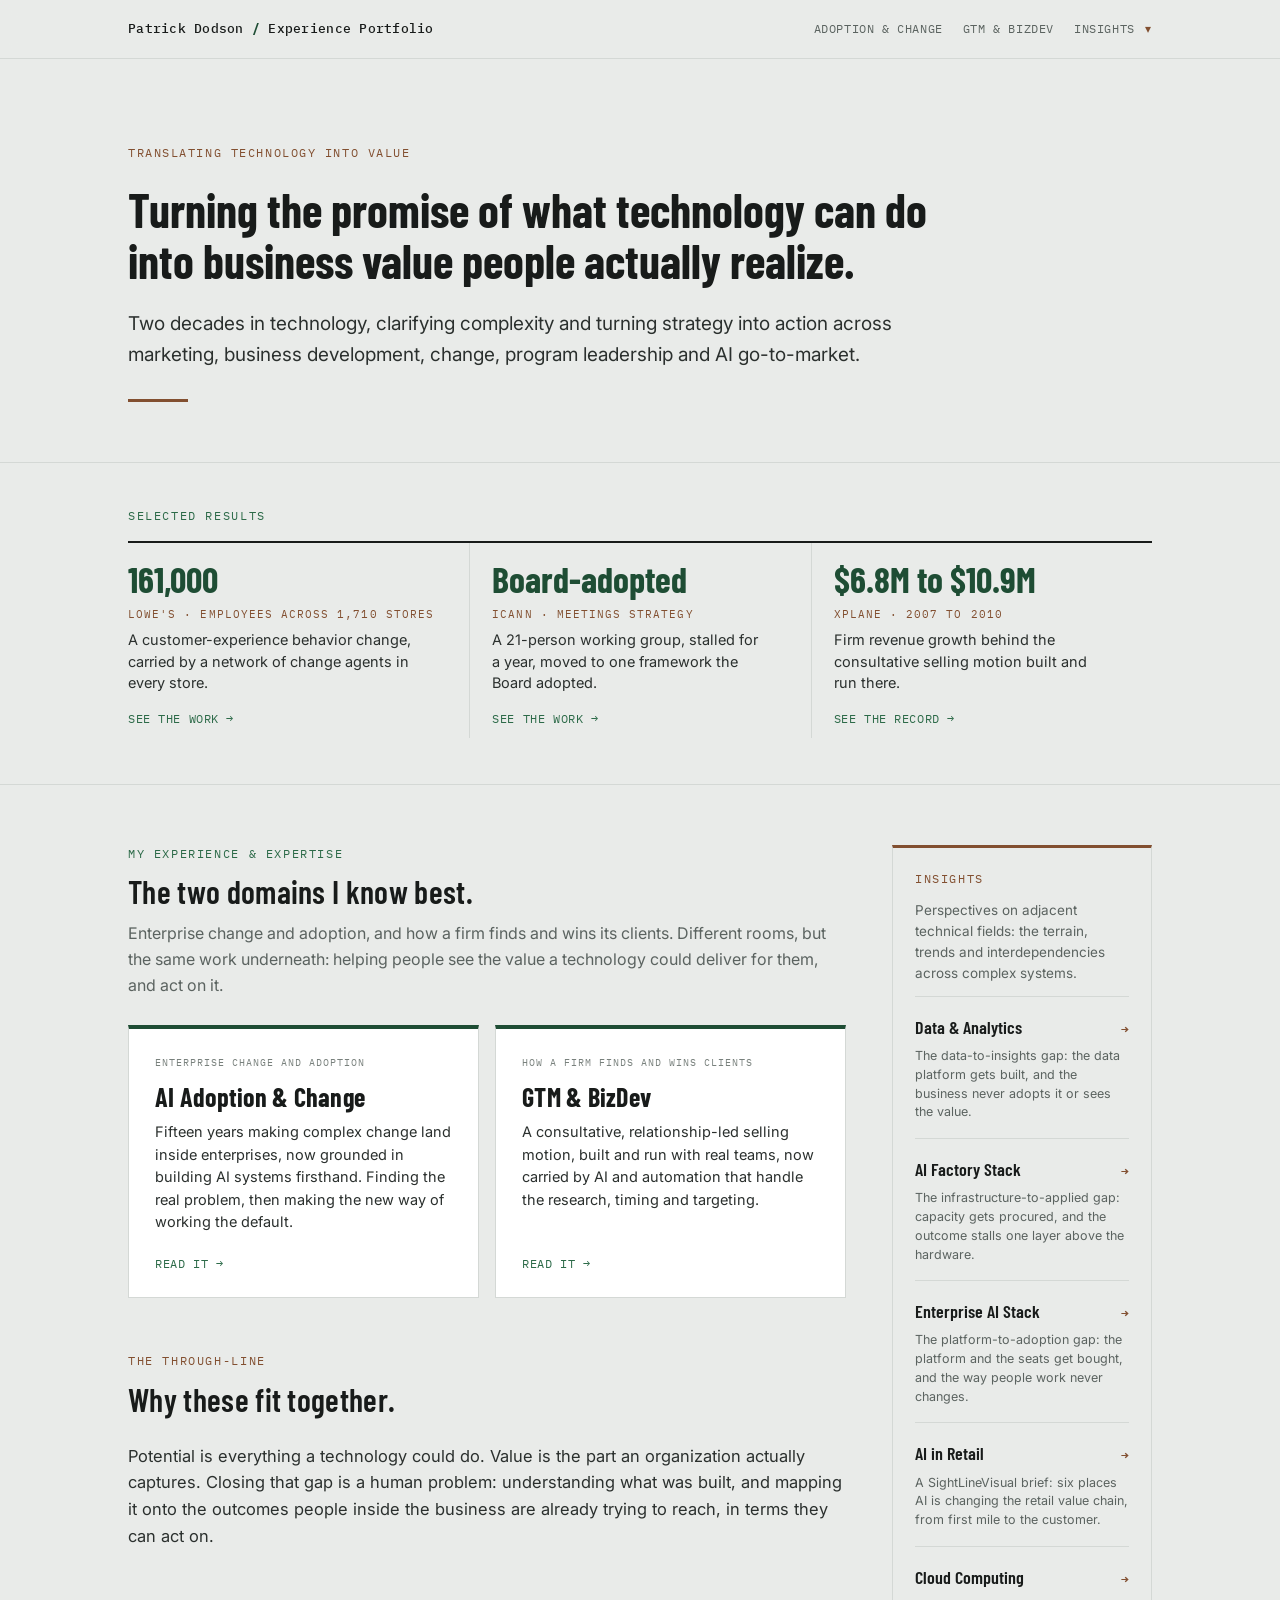
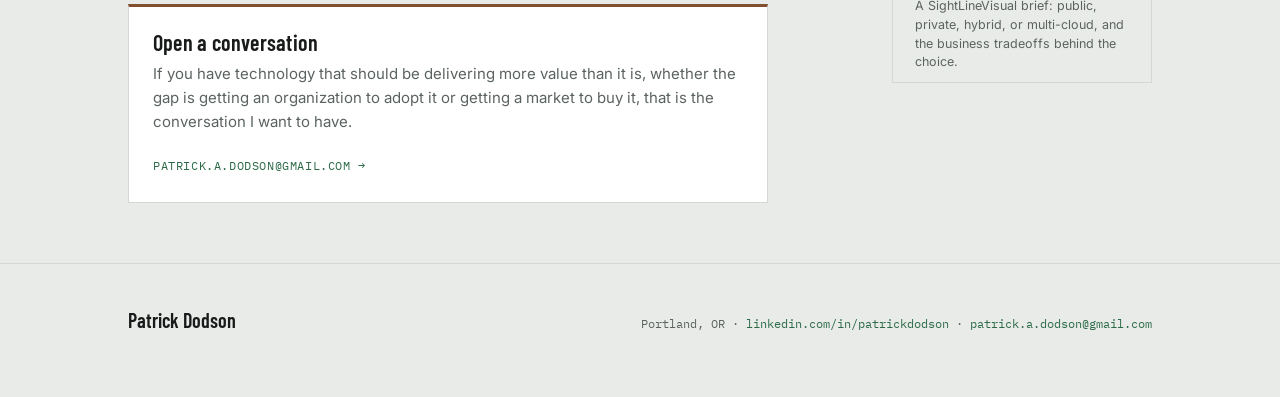
<file: index.html>
<!DOCTYPE html>
<html lang="en">
<head>
<meta charset="utf-8">
<meta name="viewport" content="width=device-width, initial-scale=1">
<title>Patrick Dodson, Experience Portfolio</title>
<meta name="description" content="Patrick Dodson: AI adoption and change, and go-to-market, with two adjacent reads on data and analytics and AI infrastructure. The constraint on AI moved from building it to adopting it and proving it moved the business.">
<link rel="preconnect" href="https://fonts.googleapis.com">
<link rel="preconnect" href="https://fonts.gstatic.com" crossorigin>
<link href="https://fonts.googleapis.com/css2?family=Barlow+Condensed:wght@500;600;700&family=Inter:wght@400;500;600&family=IBM+Plex+Mono:wght@400;500&display=swap" rel="stylesheet">
<style>
/* ===== Perspective Suite shared shell (inlined; source: assets/suite.css) ===== */
/* ============================================================
 Perspective Suite - shared shell
 Paper-and-forest design system. One frame, every page inherits.
 Page-specific diagram CSS lives in each page's own <style> block.
 ============================================================ */

:root{
 --ink:#181b1a; --graphite:#2b302e; --gray:#5b6360; --muted:#79817d;
 --paper:#e9ebe9; --card:#ffffff; --line:#d4d8d5;
 --green:#1e4d34; --green2:#2c6a48; --greenwash:#eef3ef; --greenline:#cde0d3;
 --umber:#824f30; --umber2:#9c6741; --umberwash:#f2ebe3; --umberline:#e3d3c4;
 --disp:"Barlow Condensed",Arial,sans-serif;
 --body:"Inter",Arial,sans-serif;
 --mono:"IBM Plex Mono",ui-monospace,monospace;
}
*{box-sizing:border-box}
html{scroll-behavior:smooth}
body{margin:0;background:var(--paper);color:var(--ink);font-family:var(--body);
 font-size:17px;line-height:1.62;-webkit-font-smoothing:antialiased}
a{color:var(--green2);text-decoration:none}
a:hover{text-decoration:underline}
.wrap{max-width:1080px;margin:0 auto;padding:0 28px}
h1,h2,h3,h4{font-family:var(--disp);font-weight:600;line-height:1.06;letter-spacing:.01em;margin:0;text-wrap:balance}
p{margin:0 0 16px;text-wrap:pretty}
.eyebrow{font-family:var(--mono);font-size:11.5px;letter-spacing:.14em;text-transform:uppercase;color:var(--umber);margin:0 0 14px}
.eyebrow.g{color:var(--green2)}

/* ---- top bar: shared brand + suite nav ---- */
.top{position:sticky;top:0;z-index:40;background:rgba(233,235,233,.9);
 backdrop-filter:saturate(1.1) blur(8px);border-bottom:1px solid var(--line)}
.top .wrap{display:flex;align-items:center;justify-content:space-between;height:58px;gap:16px}
.brand{font-family:var(--mono);font-size:13px;letter-spacing:.02em;color:var(--ink);font-weight:500;white-space:nowrap}
.brand b{color:var(--green)}
.brand a{color:inherit}
.brand a:hover{text-decoration:none}
.nav{display:flex;align-items:center;flex-wrap:wrap;justify-content:flex-end}
.nav a{font-family:var(--mono);font-size:12px;letter-spacing:.05em;text-transform:uppercase;color:var(--gray);margin-left:20px}
.nav a:hover{color:var(--ink);text-decoration:none}
.nav a.here{color:var(--green);font-weight:500}
.nav a.hub{color:var(--umber)}
@media(max-width:900px){.nav a{margin-left:14px;font-size:11px}}

/* "Other perspectives" dropdown (no-JS, touch-safe via <details>) */
.drop{position:relative;margin-left:20px}
.drop>summary{list-style:none;cursor:pointer;font-family:var(--mono);font-size:12px;letter-spacing:.05em;
 text-transform:uppercase;color:var(--gray);white-space:nowrap}
.drop>summary::-webkit-details-marker{display:none}
.drop>summary::after{content:" \25BE";color:var(--umber);margin-left:3px}
.drop>summary:hover{color:var(--ink)}
.drop.hascur>summary{color:var(--green);font-weight:500}
.dropmenu{position:absolute;right:0;top:calc(100% + 12px);background:var(--card);border:1px solid var(--line);
 min-width:210px;padding:6px 0;box-shadow:0 8px 28px rgba(24,27,26,.12);z-index:50}
.dropmenu a{display:block;margin:0;padding:10px 16px;font-family:var(--mono);font-size:12px;letter-spacing:.04em;
 text-transform:uppercase;color:var(--gray)}
.dropmenu a:hover{background:var(--greenwash);color:var(--ink);text-decoration:none}
.dropmenu a.here{color:var(--green);font-weight:500}
@media(max-width:900px){.drop{margin-left:14px}.drop>summary{font-size:11px}}

/* ---- hero ---- */
.hero{padding:70px 0 54px;border-bottom:1px solid var(--line)}
.hero .kicker{font-family:var(--mono);font-size:12px;letter-spacing:.13em;text-transform:uppercase;color:var(--umber);margin-bottom:20px}
.hero h1{font-size:clamp(34px,5.6vw,58px);font-weight:700;letter-spacing:0;max-width:20ch}
.hero .lede{font-size:19px;max-width:66ch;margin-top:22px;color:var(--graphite)}
.hero .lede2{font-size:16px;max-width:66ch;margin-top:14px;color:var(--gray)}
.hero .rule{width:60px;height:3px;background:var(--umber);margin:26px 0 0}
.hero .disciplines{display:flex;flex-wrap:wrap;gap:8px;margin-top:26px}
.hero .disciplines span{font-family:var(--mono);font-size:11px;letter-spacing:.04em;text-transform:uppercase;color:var(--gray);
 background:var(--card);border:1px solid var(--line);border-radius:2px;padding:5px 11px}

/* ---- section shell ---- */
section{padding:62px 0;border-bottom:1px solid var(--line)}
.sec-head{max-width:80ch;margin-bottom:32px}
.sec-head h2{font-size:clamp(26px,3.6vw,38px);font-weight:600}
.sec-head .sub{color:var(--gray);margin-top:12px;font-size:16.5px;max-width:72ch}

/* ---- diagram shell (site convention) ---- */
.dwrap{border:1px solid var(--line);background:var(--card);padding:26px 26px 28px;margin:6px 0 4px}
.dcap{font-family:var(--mono);font-size:11px;letter-spacing:.08em;text-transform:uppercase;color:var(--gray);margin-bottom:22px}
.dcap b{color:var(--umber)}
.note{font-family:var(--mono);font-size:11px;color:var(--muted);letter-spacing:.02em;margin-top:20px;max-width:72ch;line-height:1.6}

/* ---- reusable POV callout pair (opinionated vs observer) ---- */
.pair{display:grid;grid-template-columns:1fr 1fr;gap:16px;margin-top:26px}
@media(max-width:680px){.pair{grid-template-columns:1fr}}
.pcard{background:var(--paper);border:1px solid var(--line);border-top:3px solid var(--green);padding:20px 22px}
.pcard.um{border-top-color:var(--umber)}
.pcard .lab{font-family:var(--mono);font-size:10px;letter-spacing:.1em;text-transform:uppercase;color:var(--muted);margin-bottom:8px}
.pcard h4{font-family:var(--disp);font-weight:600;font-size:19px;color:var(--ink);margin-bottom:8px}
.pcard p{font-size:14px;color:var(--graphite);line-height:1.55;margin:0}
.implic{margin-top:16px;background:var(--umberwash);border:1px solid var(--umberline);border-radius:2px;padding:22px 26px}
.implic .lab{font-family:var(--mono);font-size:10px;letter-spacing:.1em;text-transform:uppercase;color:var(--umber);margin-bottom:8px}
.implic p{font-size:15px;color:var(--graphite);line-height:1.6;margin:0}
.implic.g{background:var(--greenwash);border-color:var(--greenline)}
.implic.g .lab{color:var(--green2)}

/* ---- the POV "sermon" block (first-person, opinionated) ---- */
.pov{max-width:76ch}
.pov p{font-size:17px;color:var(--graphite);margin:0 0 18px}
.pov p strong{color:var(--ink);font-weight:600}
.povmark{border-left:3px solid var(--umber);background:var(--umberwash);padding:20px 24px;margin:8px 0 24px}
.povmark p{margin:0;font-size:17px;color:var(--graphite)}
.povmark.g{border-left-color:var(--green);background:var(--greenwash)}

/* ---- reusable maturity / readiness ladder ---- */
.mat{display:flex;flex-direction:column;gap:6px}
.stage{display:grid;grid-template-columns:44px 1fr;gap:16px;background:var(--paper);border:1px solid var(--line);padding:16px 18px;align-items:start}
.stage .sn{font-family:var(--disp);font-weight:700;font-size:26px;color:var(--muted);line-height:1;text-align:center}
.stage .sname{font-family:var(--disp);font-weight:600;font-size:19px;color:var(--ink);margin-bottom:4px}
.stage .slook{font-size:14px;color:var(--graphite);line-height:1.5;margin:0 0 8px}
.stage .snext{font-family:var(--mono);font-size:11px;letter-spacing:.02em;color:var(--gray);line-height:1.45}
.stage .snext b{color:var(--umber);font-weight:500}
.stage.top{border-color:var(--greenline);background:var(--greenwash);border-left:3px solid var(--green)}
.stage.top .sn{color:var(--green)}
.stage.top .snext b{color:var(--green2)}

/* ---- generic content cards (record, method) ---- */
.grid{display:grid;grid-template-columns:1fr 1fr;gap:16px;margin-top:8px}
@media(max-width:720px){.grid{grid-template-columns:1fr}}
.gcard{border:1px solid var(--line);background:var(--card);border-top:3px solid var(--green);padding:22px 24px}
.gcard.um{border-top-color:var(--umber)}
.gcard .tag{font-family:var(--mono);font-size:10px;letter-spacing:.1em;text-transform:uppercase;color:var(--muted);margin-bottom:10px}
.gcard h3{font-family:var(--disp);font-weight:600;font-size:21px;color:var(--ink);margin-bottom:8px}
.gcard p{font-size:14.5px;color:var(--graphite);line-height:1.55;margin:0}
.gcard .metrics{display:flex;gap:24px;margin-top:16px;flex-wrap:wrap}
.gcard .metric b{font-family:var(--disp);font-weight:700;font-size:22px;color:var(--green);display:block;line-height:1.1}
.gcard.um .metric b{color:var(--umber)}
.gcard .metric span{font-family:var(--mono);font-size:10px;letter-spacing:.04em;text-transform:uppercase;color:var(--muted)}

/* ---- where to go ---- */
.routes{display:grid;grid-template-columns:1fr 1fr;gap:16px;margin-top:8px}
@media(max-width:680px){.routes{grid-template-columns:1fr}}
.routes.onecol{grid-template-columns:1fr}
.route{border:1px solid var(--line);background:var(--card);padding:24px}
.route.umber{border-top:3px solid var(--umber)}
.route.green{border-top:3px solid var(--green)}
.route h3{font-family:var(--disp);font-weight:600;font-size:22px;margin-bottom:8px}
.route p{font-size:15px;color:var(--gray);margin-bottom:16px}
.route .go{font-family:var(--mono);font-size:12px;letter-spacing:.05em;text-transform:uppercase;color:var(--green2)}

/* ---- footer ---- */
footer{padding:40px 0 60px}
footer .fx{display:flex;flex-wrap:wrap;justify-content:space-between;gap:16px;align-items:baseline}
footer .fname{font-family:var(--disp);font-weight:600;font-size:20px;color:var(--ink)}
footer .fmeta{font-family:var(--mono);font-size:12px;color:var(--gray)}

/* ---- shared pill component (layer stacks) ---- */
.pills{display:flex;flex-wrap:wrap;gap:4px}
.pill{font-family:var(--body);font-size:11.5px;padding:3px 9px;border-radius:2px;background:var(--card);color:var(--graphite);border:1px solid var(--line)}
.pill.hl{background:var(--umberwash);border-color:var(--umberline);color:var(--umber);font-weight:600}
.pill.g{background:var(--greenwash);border-color:var(--greenline);color:var(--green);font-weight:600}

</style>
<style>
 .hubhero{padding:84px 0 60px;border-bottom:1px solid var(--line)}
 .hubhero .kicker{font-family:var(--mono);font-size:12px;letter-spacing:.13em;text-transform:uppercase;color:var(--umber);margin-bottom:22px}
 .hubhero h1{font-size:clamp(28px,4.4vw,47px);font-weight:700;max-width:none;letter-spacing:0;line-height:1.07}
 .hbrk{display:inline}
 @media(max-width:680px){.hbrk{display:none}}
 .hubhero .lede{font-size:19px;max-width:840px;margin-top:24px;color:var(--graphite)}
 .hubhero .lede2{font-size:16px;max-width:840px;margin-top:14px;color:var(--gray)}
 .hubhero .rule{width:60px;height:3px;background:var(--umber);margin:28px 0 0}
 .primary{display:grid;grid-template-columns:1fr 1fr;gap:18px;margin-top:8px}
 @media(max-width:720px){.primary{grid-template-columns:1fr}}
 .pspoke{border:1px solid var(--line);background:var(--card);padding:30px 32px;display:flex;flex-direction:column;border-top:4px solid var(--green)}
 .pspoke .snum{font-family:var(--mono);font-size:10.5px;letter-spacing:.1em;text-transform:uppercase;color:var(--muted);margin-bottom:14px}
 .pspoke h3{font-family:var(--disp);font-weight:700;font-size:30px;color:var(--ink);margin-bottom:12px;line-height:1.04}
 .pspoke p{font-size:15.5px;color:var(--graphite);line-height:1.58;margin:0 0 22px}
 .pspoke .go{margin-top:auto;font-family:var(--mono);font-size:12.5px;letter-spacing:.05em;text-transform:uppercase;color:var(--green2)}
 .other{margin-top:40px;border-top:1px solid var(--line);padding-top:34px}
 .other .op-head{max-width:70ch;margin-bottom:20px}
 .other .op-head .eyebrow{color:var(--gray)}
 .other .op-head p{font-size:15px;color:var(--gray);margin:0;max-width:64ch}
 .op-list{display:flex;flex-direction:column;gap:0;border:1px solid var(--line);background:var(--paper)}
 .op-item{display:flex;align-items:baseline;gap:18px;padding:18px 22px;border-bottom:1px solid var(--line)}
 .op-item:last-child{border-bottom:none}
 .op-item:hover{background:var(--card);text-decoration:none}
 .op-item .op-name{font-family:var(--disp);font-weight:600;font-size:19px;color:var(--ink);flex:none;min-width:190px}
 .op-item .op-desc{font-size:14px;color:var(--gray);line-height:1.5;flex:1}
 .op-item .op-go{font-family:var(--mono);font-size:14px;color:var(--umber);flex:none}
 @media(max-width:640px){
 .op-item{flex-wrap:wrap;gap:6px}
 .op-item .op-name{min-width:0;flex:1 1 100%}
 }

 /* portfolio layout: main column + right sidebar */
 .pf-sec{padding:60px 0;border-bottom:1px solid var(--line)}
 .pf-layout{display:grid;grid-template-columns:1fr 260px;gap:46px;align-items:start}
 @media(max-width:920px){.pf-layout{grid-template-columns:1fr;gap:0}}
 .pf-main{min-width:0}
 .pf-block{margin-bottom:54px}
 .pf-block:last-child{margin-bottom:0}
 .pf-head{max-width:80ch;margin-bottom:26px}
 .pf-head .eyebrow{margin-bottom:12px}
 .pf-head h2{font-family:var(--disp);font-weight:600;font-size:clamp(24px,3vw,32px);color:var(--ink)}
 .pf-head .sub{color:var(--gray);margin-top:12px;font-size:16px;max-width:70ch}
 .pf-cards{display:grid;grid-template-columns:1fr 1fr;gap:16px;margin-top:4px}
 @media(max-width:560px){.pf-cards{grid-template-columns:1fr}}
 .pf-card{border:1px solid var(--line);background:var(--card);padding:26px 26px 24px;display:flex;flex-direction:column;border-top:4px solid var(--green)}
 .pf-card .tg{font-family:var(--mono);font-size:10px;letter-spacing:.1em;text-transform:uppercase;color:var(--muted);margin-bottom:12px}
 .pf-card h3{font-family:var(--disp);font-weight:700;font-size:26px;color:var(--ink);margin-bottom:11px;line-height:1.05}
 .pf-card p{font-size:14.5px;color:var(--graphite);line-height:1.55;margin:0 0 20px}
 .pf-card .go{margin-top:auto;font-family:var(--mono);font-size:12px;letter-spacing:.05em;text-transform:uppercase;color:var(--green2)}
 .pf-pov p{font-size:16.5px;color:var(--graphite);margin:0 0 18px;max-width:76ch}
 .pf-conv{border:1px solid var(--line);background:var(--card);border-top:3px solid var(--umber);padding:24px;max-width:640px}
 .pf-conv h3{font-family:var(--disp);font-weight:600;font-size:22px;margin-bottom:8px}
 .pf-conv p{font-size:15px;color:var(--gray);margin-bottom:16px}
 .pf-conv .go{font-family:var(--mono);font-size:12px;letter-spacing:.05em;text-transform:uppercase;color:var(--green2)}
 /* right sidebar */
 .pf-side{position:sticky;top:80px}
 @media(max-width:920px){.pf-side{position:static;margin-top:46px}}
 .pf-panel{border:1px solid var(--line);background:var(--paper);border-top:3px solid var(--umber);padding:22px 22px 6px}
 .pf-panel .eyebrow{color:var(--umber);margin-bottom:12px}
 .pf-panel .intro{font-size:13.5px;color:var(--gray);line-height:1.55;margin:0 0 6px}
 .pf-link{display:block;border-top:1px solid var(--line);padding:16px 0 4px;margin-top:12px}
 .pf-link:hover{text-decoration:none}
 .pf-link .nm{display:flex;justify-content:space-between;align-items:baseline;font-family:var(--disp);font-weight:600;font-size:18px;color:var(--ink)}
 .pf-link .nm .ar{font-family:var(--mono);color:var(--umber);font-size:13px}
 .pf-link .ds{display:block;font-size:12.5px;color:var(--gray);line-height:1.5;margin-top:5px}
 .pf-link:hover .nm{color:var(--green)}

 .proof{padding:44px 0 46px;border-bottom:1px solid var(--line)}
 .proof .eyebrow{margin-bottom:16px}
 .pgrid{display:grid;grid-template-columns:repeat(3,minmax(0,1fr));border-top:2px solid var(--ink)}
 .pitem{display:block;padding:18px 22px 6px;border-left:1px solid var(--line);color:inherit}
 .pitem:first-child{border-left:none;padding-left:0}
 .pitem:hover{text-decoration:none}
 .pitem .pfig{font-family:var(--disp);font-weight:700;font-size:clamp(26px,3.2vw,36px);line-height:1.02;color:var(--green)}
 .pitem .pwho{font-family:var(--mono);font-size:10.5px;letter-spacing:.1em;text-transform:uppercase;color:var(--umber);margin:8px 0 6px}
 .pitem p{font-size:14.5px;color:var(--graphite);line-height:1.5;margin:0 0 10px}
 .pitem .pgo{font-family:var(--mono);font-size:11.5px;letter-spacing:.05em;text-transform:uppercase;color:var(--green2)}
 .pitem:hover .pgo{text-decoration:underline}
 @media(max-width:760px){.pgrid{grid-template-columns:1fr}.pitem{border-left:none;padding-left:0;border-bottom:1px solid var(--line)}}

</style>
</head>
<body>

<div class="top">
 <div class="wrap">
 <div class="brand"><a href="index.html">Patrick&nbsp;Dodson&nbsp;<b>/</b>&nbsp;Experience&nbsp;Portfolio</a></div>
 <nav class="nav">
 <a href="adoption-change.html">Adoption &amp; Change</a>
 <a href="gtm-bizdev.html">GTM &amp; BizDev</a>
 <details class="drop">
 <summary>Insights</summary>
 <div class="dropmenu">
 <a href="data-analytics.html">Data &amp; Analytics</a>
 <a href="ai-factory.html">AI Factory</a>
 <a href="enterprise-ai-stack.html">Enterprise AI Stack</a>
 <a href="ai-retail.html">AI in Retail</a>
 <a href="cloud-computing.html">Cloud Computing</a>
 </div>
 </details>
 </nav>
 </div>
</div>

<header class="hubhero">
 <div class="wrap">
 <div class="kicker">Translating technology into value</div>
 <h1>Turning the promise of what technology can do<br class="hbrk"> into business value people actually realize.</h1>
 <p class="lede">Two decades in technology, clarifying complexity and turning strategy into action across marketing, business development, change, program leadership and AI go-to-market.</p>
 <div class="rule"></div>
 </div>
</header>

<section class="proof">
 <div class="wrap">
 <div class="eyebrow g">Selected results</div>
 <div class="pgrid">
 <a class="pitem" href="adoption-change.html#work">
 <div class="pfig">161,000</div>
 <div class="pwho">Lowe's &middot; employees across 1,710 stores</div>
 <p>A customer-experience behavior change, carried by a network of change agents in every store.</p>
 <span class="pgo">See the work &rarr;</span>
 </a>
 <a class="pitem" href="adoption-change.html#work">
 <div class="pfig">Board-adopted</div>
 <div class="pwho">ICANN &middot; meetings strategy</div>
 <p>A 21-person working group, stalled for a year, moved to one framework the Board adopted.</p>
 <span class="pgo">See the work &rarr;</span>
 </a>
 <a class="pitem" href="gtm-bizdev.html#record">
 <div class="pfig">$6.8M to $10.9M</div>
 <div class="pwho">XPLANE &middot; 2007 to 2010</div>
 <p>Firm revenue growth behind the consultative selling motion built and run there.</p>
 <span class="pgo">See the record &rarr;</span>
 </a>
 </div>
 </div>
</section>

<section class="pf-sec">
 <div class="wrap">
 <div class="pf-layout">

 <div class="pf-main">
 <div class="pf-block">
 <div class="pf-head">
 <div class="eyebrow g">My experience &amp; expertise</div>
 <h2>The two domains I know best.</h2>
 <p class="sub">Enterprise change and adoption, and how a firm finds and wins its clients. Different rooms, but the same work underneath: helping people see the value a technology could deliver for them, and act on it.</p>
 </div>
 <div class="pf-cards">
 <a class="pf-card" href="adoption-change.html">
 <div class="tg">Enterprise change and adoption</div>
 <h3>AI Adoption &amp; Change</h3>
 <p>Fifteen years making complex change land inside enterprises, now grounded in building AI systems firsthand. Finding the real problem, then making the new way of working the default.</p>
 <span class="go">Read it &rarr;</span>
 </a>
 <a class="pf-card" href="gtm-bizdev.html">
 <div class="tg">How a firm finds and wins clients</div>
 <h3>GTM &amp; BizDev</h3>
 <p>A consultative, relationship-led selling motion, built and run with real teams, now carried by AI and automation that handle the research, timing and targeting.</p>
 <span class="go">Read it &rarr;</span>
 </a>
 </div>
 </div>

 <div class="pf-block">
 <div class="pf-head">
 <div class="eyebrow">The through-line</div>
 <h2>Why these fit together.</h2>
 </div>
 <div class="pf-pov">
 <p>Potential is everything a technology could do. Value is the part an organization actually captures. Closing that gap is a human problem: understanding what was built, and mapping it onto the outcomes people inside the business are already trying to reach, in terms they can act on.</p>
 </div>
 </div>

 <div class="pf-block">
 <div class="pf-conv">
 <h3>Open a conversation</h3>
 <p>If you have technology that should be delivering more value than it is, whether the gap is getting an organization to adopt it or getting a market to buy it, that is the conversation I want to have.</p>
 <a class="go" href="mailto:patrick.a.dodson@gmail.com">patrick.a.dodson@gmail.com &rarr;</a>
 </div>
 </div>
 </div>

 <aside class="pf-side">
 <div class="pf-panel">
 <div class="eyebrow">Insights</div>
 <p class="intro">Perspectives on adjacent technical fields: the terrain, trends and interdependencies across complex systems.</p>
 <a class="pf-link" href="data-analytics.html">
 <span class="nm">Data &amp; Analytics <span class="ar">&rarr;</span></span>
 <span class="ds">The data-to-insights gap: the data platform gets built, and the business never adopts it or sees the value.</span>
 </a>
 <a class="pf-link" href="ai-factory.html">
 <span class="nm">AI Factory Stack <span class="ar">&rarr;</span></span>
 <span class="ds">The infrastructure-to-applied gap: capacity gets procured, and the outcome stalls one layer above the hardware.</span>
 </a>
 <a class="pf-link" href="enterprise-ai-stack.html">
 <span class="nm">Enterprise AI Stack <span class="ar">&rarr;</span></span>
 <span class="ds">The platform-to-adoption gap: the platform and the seats get bought, and the way people work never changes.</span>
 </a>
 <a class="pf-link" href="ai-retail.html">
 <span class="nm">AI in Retail <span class="ar">&rarr;</span></span>
 <span class="ds">A SightLineVisual brief: six places AI is changing the retail value chain, from first mile to the customer.</span>
 </a>
 <a class="pf-link" href="cloud-computing.html">
 <span class="nm">Cloud Computing <span class="ar">&rarr;</span></span>
 <span class="ds">A SightLineVisual brief: public, private, hybrid, or multi-cloud, and the business tradeoffs behind the choice.</span>
 </a>
 </div>
 </aside>

 </div>
 </div>
</section>

<footer>
 <div class="wrap fx">
 <div class="fname">Patrick Dodson</div>
 <div class="fmeta">Portland, OR &middot; <a href="https://www.linkedin.com/in/patrickdodson" target="_blank" rel="noopener">linkedin.com/in/patrickdodson</a> &middot; <a href="mailto:patrick.a.dodson@gmail.com">patrick.a.dodson@gmail.com</a></div>
 </div>
</footer>

</body>
</html>
</file>
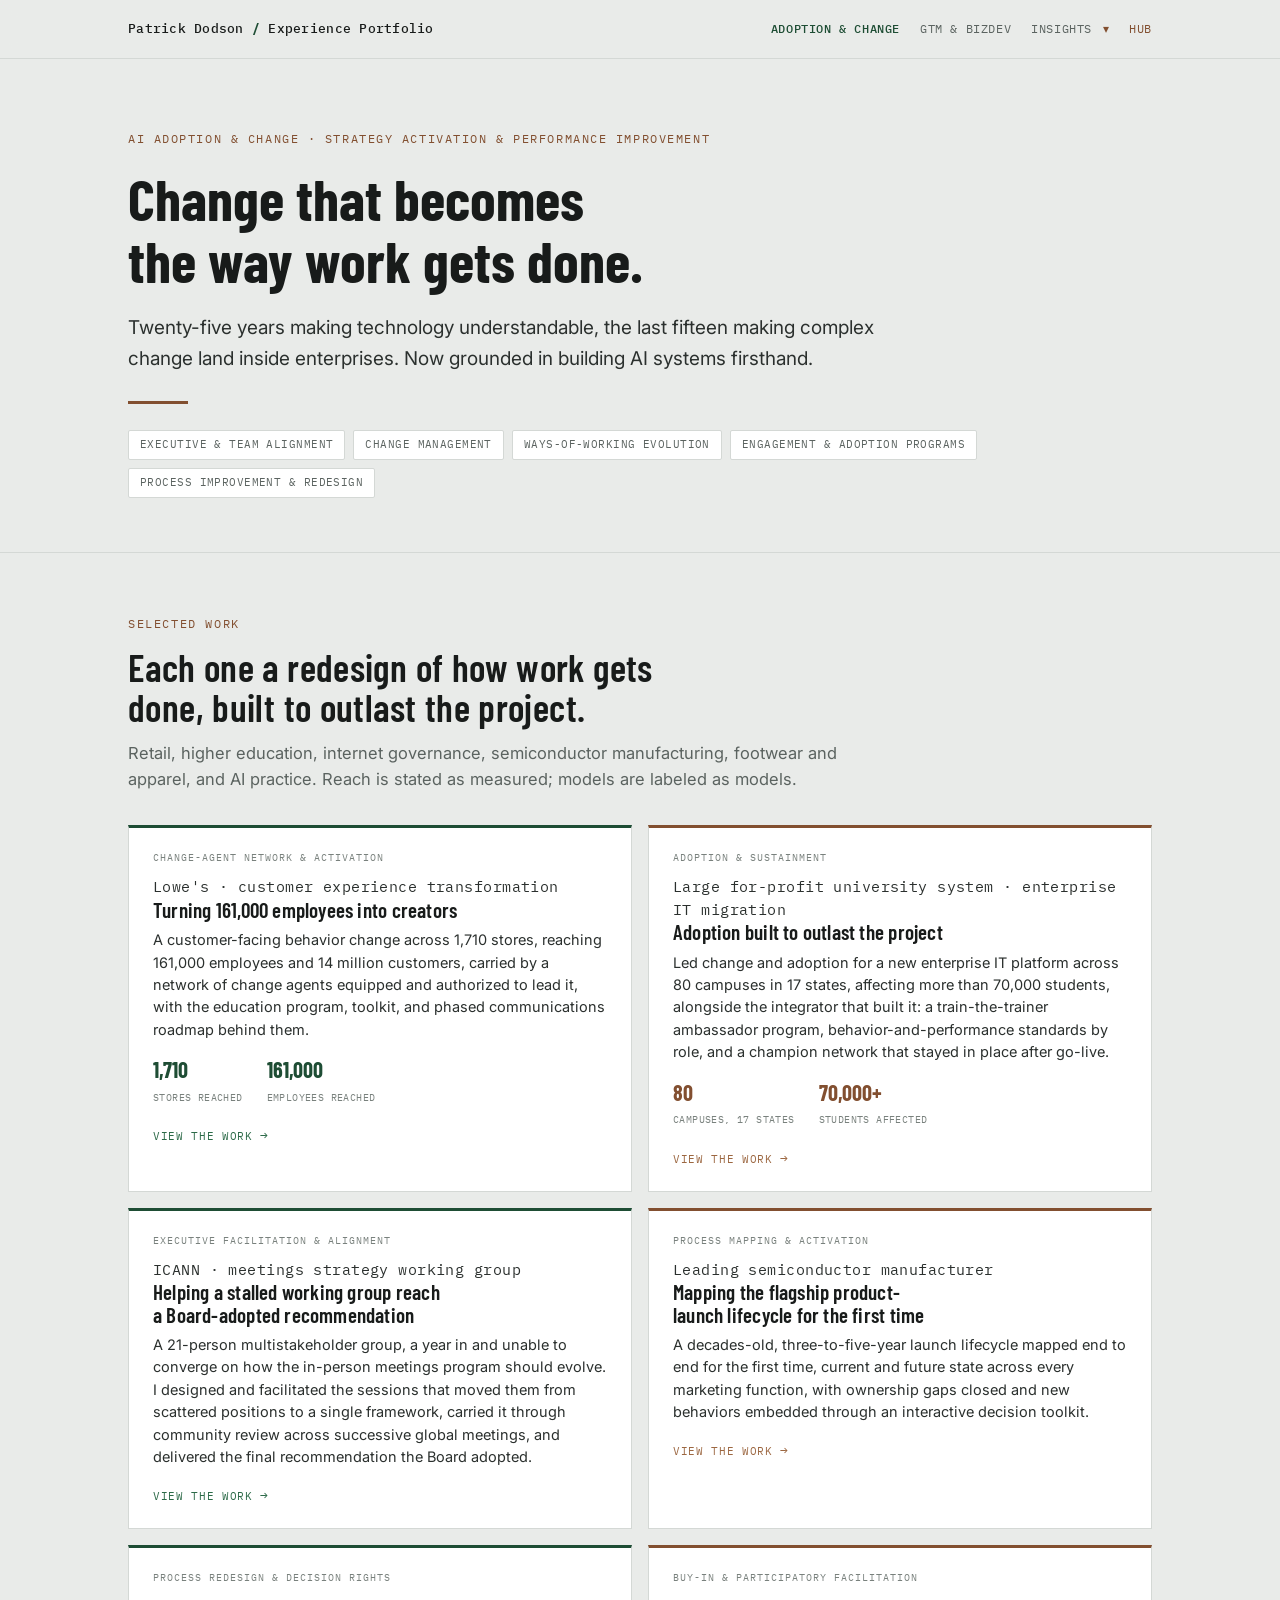
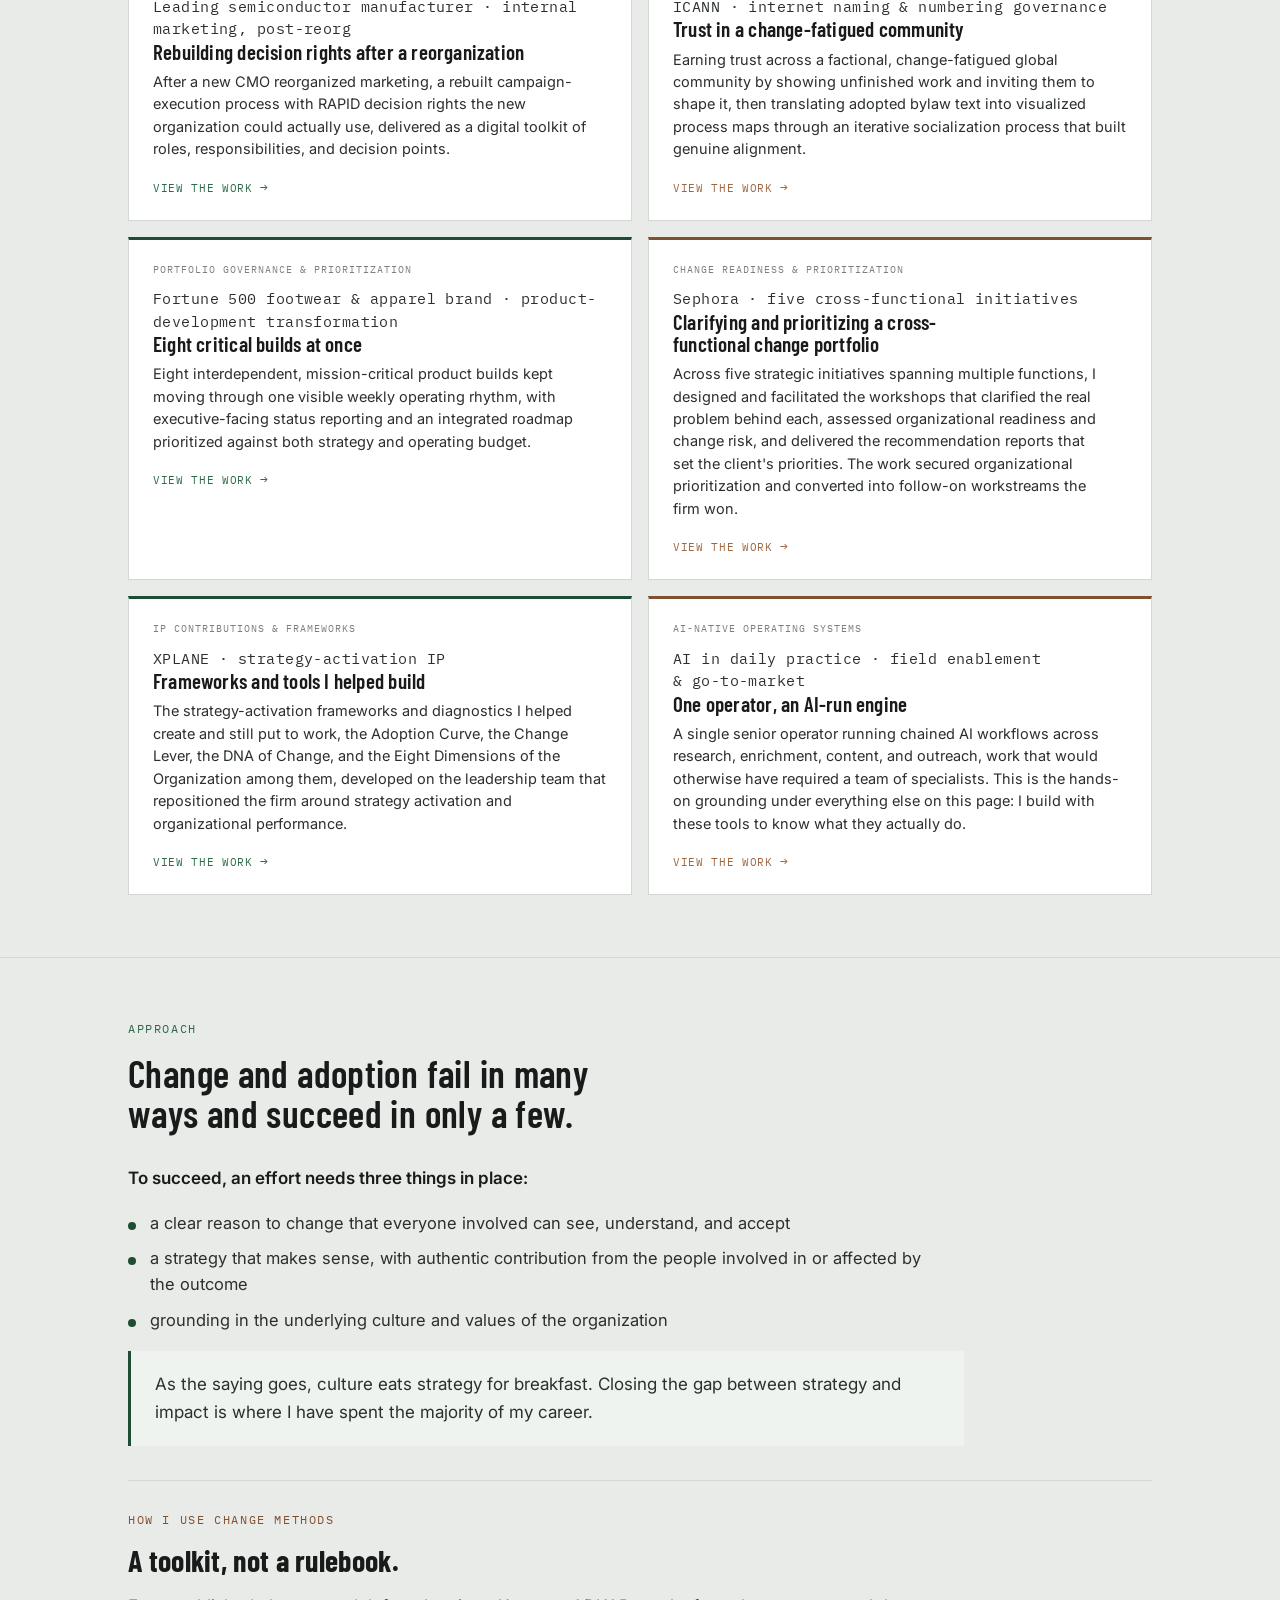
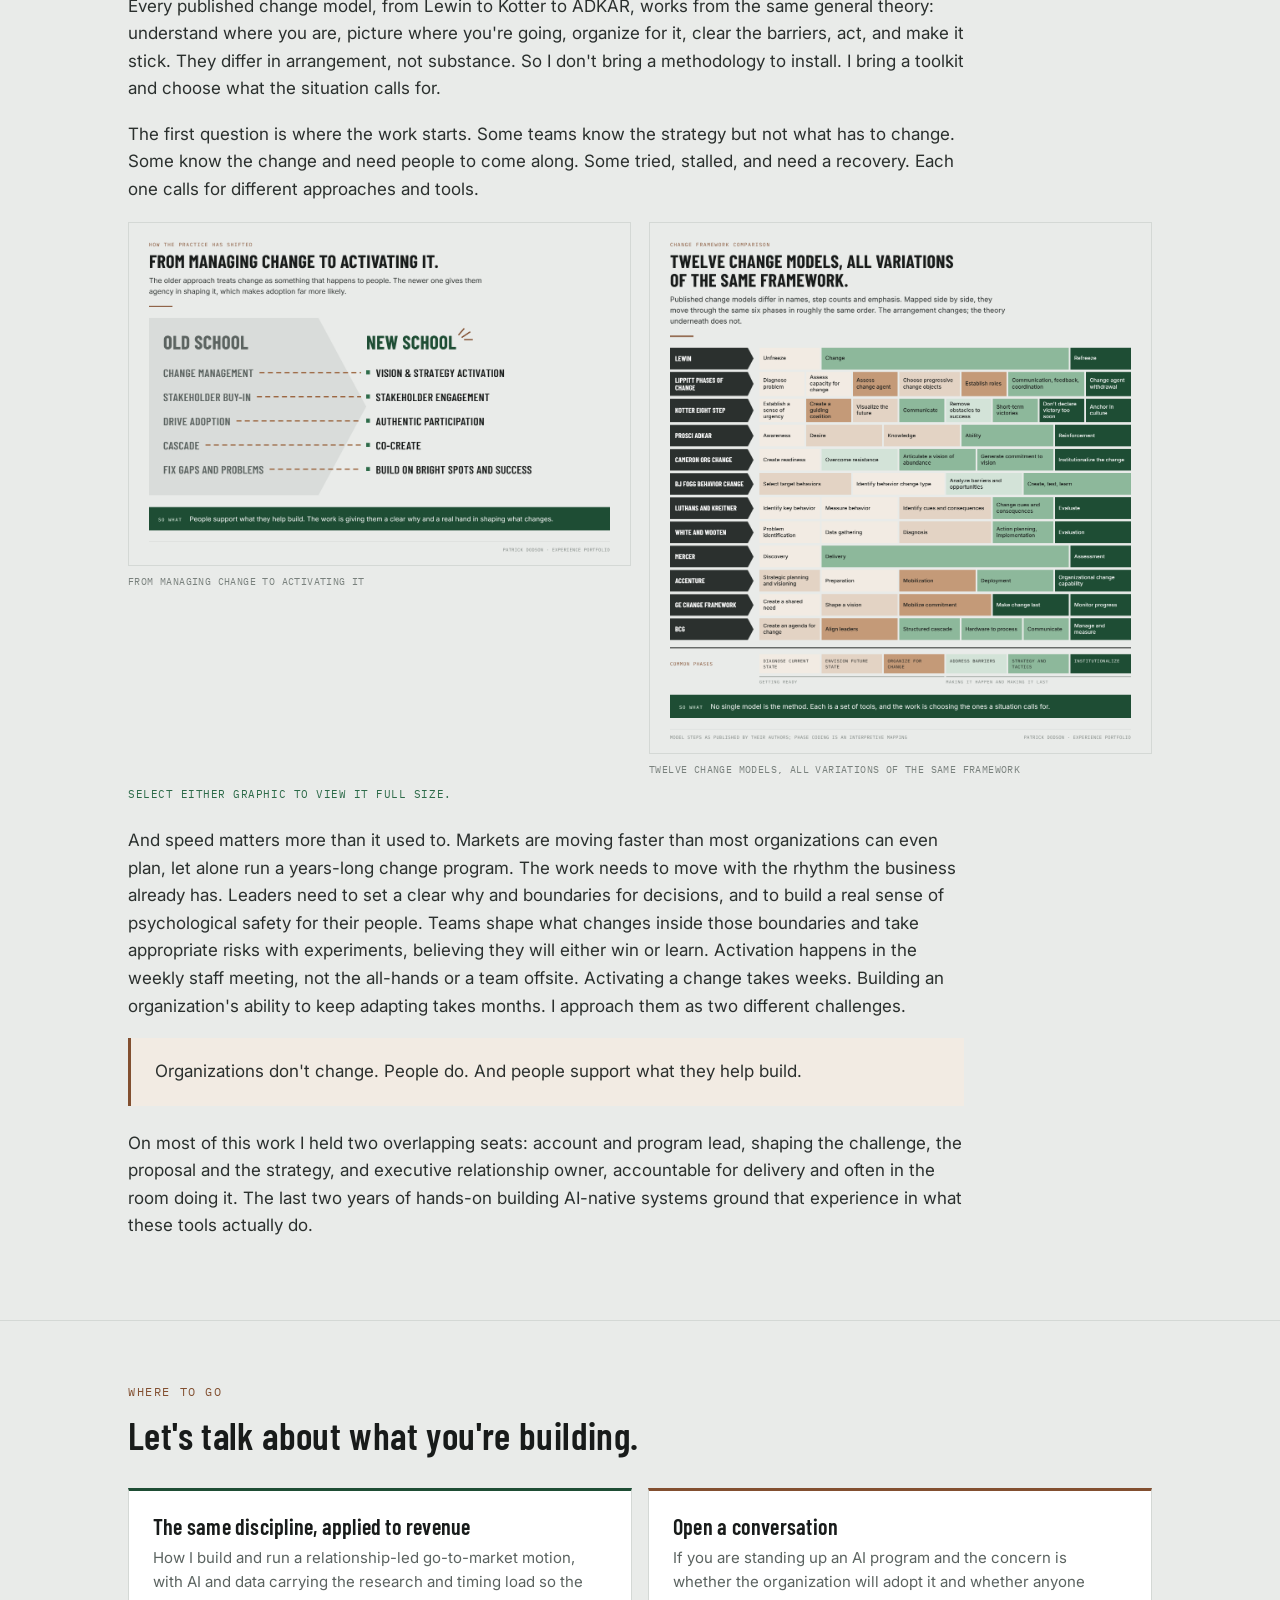
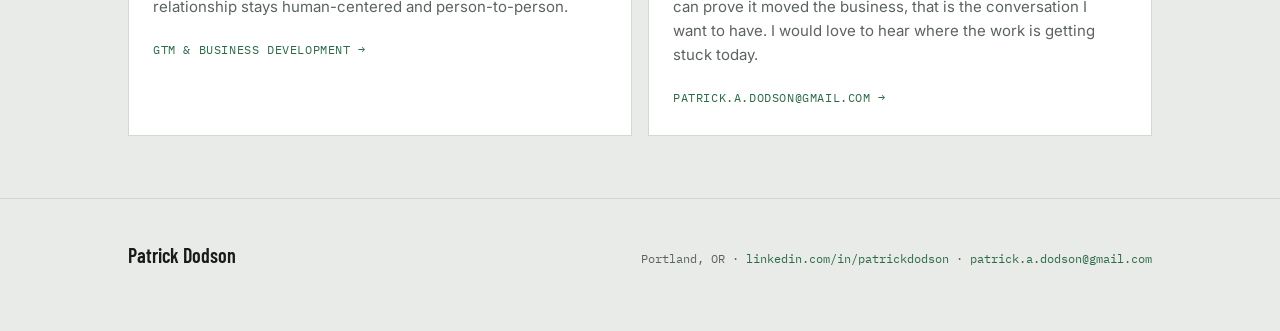
<file: adoption-change.html>
<!DOCTYPE html>
<html lang="en">
<head>
<meta charset="utf-8">
<meta name="viewport" content="width=device-width, initial-scale=1">
<title>Patrick Dodson, AI Adoption &amp; Change</title>
<meta name="description" content="Twenty-five years understanding and communicating technology, the last fifteen making complex change land inside enterprises, now grounded in building AI systems by hand. Finding the real problem, then activating the adoption that makes a new way of working the default.">
<link rel="preconnect" href="https://fonts.googleapis.com">
<link rel="preconnect" href="https://fonts.gstatic.com" crossorigin>
<link href="https://fonts.googleapis.com/css2?family=Barlow+Condensed:wght@500;600;700&family=Inter:wght@400;500;600&family=IBM+Plex+Mono:wght@400;500&display=swap" rel="stylesheet">
<style>
/* ===== Perspective Suite shared shell (inlined; source: assets/suite.css) ===== */
/* ============================================================
 Perspective Suite - shared shell
 Paper-and-forest design system. One frame, every page inherits.
 Page-specific diagram CSS lives in each page's own <style> block.
 ============================================================ */

:root{
 --ink:#181b1a; --graphite:#2b302e; --gray:#5b6360; --muted:#79817d;
 --paper:#e9ebe9; --card:#ffffff; --line:#d4d8d5;
 --green:#1e4d34; --green2:#2c6a48; --greenwash:#eef3ef; --greenline:#cde0d3;
 --umber:#824f30; --umber2:#9c6741; --umberwash:#f2ebe3; --umberline:#e3d3c4;
 --disp:"Barlow Condensed",Arial,sans-serif;
 --body:"Inter",Arial,sans-serif;
 --mono:"IBM Plex Mono",ui-monospace,monospace;
}
*{box-sizing:border-box}
html{scroll-behavior:smooth}
body{margin:0;background:var(--paper);color:var(--ink);font-family:var(--body);
 font-size:17px;line-height:1.62;-webkit-font-smoothing:antialiased}
a{color:var(--green2);text-decoration:none}
a:hover{text-decoration:underline}
.wrap{max-width:1080px;margin:0 auto;padding:0 28px}
h1,h2,h3,h4{font-family:var(--disp);font-weight:600;line-height:1.06;letter-spacing:.01em;margin:0;text-wrap:balance}
p{margin:0 0 16px;text-wrap:pretty}
.eyebrow{font-family:var(--mono);font-size:11.5px;letter-spacing:.14em;text-transform:uppercase;color:var(--umber);margin:0 0 14px}
.eyebrow.g{color:var(--green2)}

/* ---- top bar: shared brand + suite nav ---- */
.top{position:sticky;top:0;z-index:40;background:rgba(233,235,233,.9);
 backdrop-filter:saturate(1.1) blur(8px);border-bottom:1px solid var(--line)}
.top .wrap{display:flex;align-items:center;justify-content:space-between;height:58px;gap:16px}
.brand{font-family:var(--mono);font-size:13px;letter-spacing:.02em;color:var(--ink);font-weight:500;white-space:nowrap}
.brand b{color:var(--green)}
.brand a{color:inherit}
.brand a:hover{text-decoration:none}
.nav{display:flex;align-items:center;flex-wrap:wrap;justify-content:flex-end}
.nav a{font-family:var(--mono);font-size:12px;letter-spacing:.05em;text-transform:uppercase;color:var(--gray);margin-left:20px}
.nav a:hover{color:var(--ink);text-decoration:none}
.nav a.here{color:var(--green);font-weight:500}
.nav a.hub{color:var(--umber)}
@media(max-width:900px){.nav a{margin-left:14px;font-size:11px}}

/* "Other perspectives" dropdown (no-JS, touch-safe via <details>) */
.drop{position:relative;margin-left:20px}
.drop>summary{list-style:none;cursor:pointer;font-family:var(--mono);font-size:12px;letter-spacing:.05em;
 text-transform:uppercase;color:var(--gray);white-space:nowrap}
.drop>summary::-webkit-details-marker{display:none}
.drop>summary::after{content:" \25BE";color:var(--umber);margin-left:3px}
.drop>summary:hover{color:var(--ink)}
.drop.hascur>summary{color:var(--green);font-weight:500}
.dropmenu{position:absolute;right:0;top:calc(100% + 12px);background:var(--card);border:1px solid var(--line);
 min-width:210px;padding:6px 0;box-shadow:0 8px 28px rgba(24,27,26,.12);z-index:50}
.dropmenu a{display:block;margin:0;padding:10px 16px;font-family:var(--mono);font-size:12px;letter-spacing:.04em;
 text-transform:uppercase;color:var(--gray)}
.dropmenu a:hover{background:var(--greenwash);color:var(--ink);text-decoration:none}
.dropmenu a.here{color:var(--green);font-weight:500}
@media(max-width:900px){.drop{margin-left:14px}.drop>summary{font-size:11px}}

/* ---- hero ---- */
.hero{padding:70px 0 54px;border-bottom:1px solid var(--line)}
.hero .kicker{font-family:var(--mono);font-size:12px;letter-spacing:.13em;text-transform:uppercase;color:var(--umber);margin-bottom:20px}
.hero h1{font-size:clamp(34px,5.6vw,58px);font-weight:700;letter-spacing:0;max-width:20ch}
.hero .lede{font-size:19px;max-width:66ch;margin-top:22px;color:var(--graphite)}
.hero .lede2{font-size:16px;max-width:66ch;margin-top:14px;color:var(--gray)}
.hero .rule{width:60px;height:3px;background:var(--umber);margin:26px 0 0}
.hero .disciplines{display:flex;flex-wrap:wrap;gap:8px;margin-top:26px}
.hero .disciplines span{font-family:var(--mono);font-size:11px;letter-spacing:.04em;text-transform:uppercase;color:var(--gray);
 background:var(--card);border:1px solid var(--line);border-radius:2px;padding:5px 11px}

/* ---- section shell ---- */
section{padding:62px 0;border-bottom:1px solid var(--line)}
.sec-head{max-width:80ch;margin-bottom:32px}
.sec-head h2{font-size:clamp(26px,3.6vw,38px);font-weight:600}
.sec-head .sub{color:var(--gray);margin-top:12px;font-size:16.5px;max-width:72ch}

/* ---- diagram shell (site convention) ---- */
.dwrap{border:1px solid var(--line);background:var(--card);padding:26px 26px 28px;margin:6px 0 4px}
.dcap{font-family:var(--mono);font-size:11px;letter-spacing:.08em;text-transform:uppercase;color:var(--gray);margin-bottom:22px}
.dcap b{color:var(--umber)}
.note{font-family:var(--mono);font-size:11px;color:var(--muted);letter-spacing:.02em;margin-top:20px;max-width:72ch;line-height:1.6}

/* ---- reusable POV callout pair (opinionated vs observer) ---- */
.pair{display:grid;grid-template-columns:1fr 1fr;gap:16px;margin-top:26px}
@media(max-width:680px){.pair{grid-template-columns:1fr}}
.pcard{background:var(--paper);border:1px solid var(--line);border-top:3px solid var(--green);padding:20px 22px}
.pcard.um{border-top-color:var(--umber)}
.pcard .lab{font-family:var(--mono);font-size:10px;letter-spacing:.1em;text-transform:uppercase;color:var(--muted);margin-bottom:8px}
.pcard h4{font-family:var(--disp);font-weight:600;font-size:19px;color:var(--ink);margin-bottom:8px}
.pcard p{font-size:14px;color:var(--graphite);line-height:1.55;margin:0}
.implic{margin-top:16px;background:var(--umberwash);border:1px solid var(--umberline);border-radius:2px;padding:22px 26px}
.implic .lab{font-family:var(--mono);font-size:10px;letter-spacing:.1em;text-transform:uppercase;color:var(--umber);margin-bottom:8px}
.implic p{font-size:15px;color:var(--graphite);line-height:1.6;margin:0}
.implic.g{background:var(--greenwash);border-color:var(--greenline)}
.implic.g .lab{color:var(--green2)}

/* ---- the POV "sermon" block (first-person, opinionated) ---- */
.pov{max-width:76ch}
.pov p{font-size:17px;color:var(--graphite);margin:0 0 18px}
.pov p strong{color:var(--ink);font-weight:600}
.povmark{border-left:3px solid var(--umber);background:var(--umberwash);padding:20px 24px;margin:8px 0 24px}
.povmark p{margin:0;font-size:17px;color:var(--graphite)}
.povmark.g{border-left-color:var(--green);background:var(--greenwash)}

/* ---- reusable maturity / readiness ladder ---- */
.mat{display:flex;flex-direction:column;gap:6px}
.stage{display:grid;grid-template-columns:44px 1fr;gap:16px;background:var(--paper);border:1px solid var(--line);padding:16px 18px;align-items:start}
.stage .sn{font-family:var(--disp);font-weight:700;font-size:26px;color:var(--muted);line-height:1;text-align:center}
.stage .sname{font-family:var(--disp);font-weight:600;font-size:19px;color:var(--ink);margin-bottom:4px}
.stage .slook{font-size:14px;color:var(--graphite);line-height:1.5;margin:0 0 8px}
.stage .snext{font-family:var(--mono);font-size:11px;letter-spacing:.02em;color:var(--gray);line-height:1.45}
.stage .snext b{color:var(--umber);font-weight:500}
.stage.top{border-color:var(--greenline);background:var(--greenwash);border-left:3px solid var(--green)}
.stage.top .sn{color:var(--green)}
.stage.top .snext b{color:var(--green2)}

/* ---- generic content cards (record, method) ---- */
.grid{display:grid;grid-template-columns:1fr 1fr;gap:16px;margin-top:8px}
@media(max-width:720px){.grid{grid-template-columns:1fr}}
.gcard{border:1px solid var(--line);background:var(--card);border-top:3px solid var(--green);padding:22px 24px}
.gcard.um{border-top-color:var(--umber)}
.gcard .tag{font-family:var(--mono);font-size:10px;letter-spacing:.1em;text-transform:uppercase;color:var(--muted);margin-bottom:10px}
.gcard h3{font-family:var(--disp);font-weight:600;font-size:21px;color:var(--ink);margin-bottom:8px}
.gcard p{font-size:14.5px;color:var(--graphite);line-height:1.55;margin:0}
.gcard .metrics{display:flex;gap:24px;margin-top:16px;flex-wrap:wrap}
.gcard .metric b{font-family:var(--disp);font-weight:700;font-size:22px;color:var(--green);display:block;line-height:1.1}
.gcard.um .metric b{color:var(--umber)}
.gcard .metric span{font-family:var(--mono);font-size:10px;letter-spacing:.04em;text-transform:uppercase;color:var(--muted)}

/* ---- where to go ---- */
.routes{display:grid;grid-template-columns:1fr 1fr;gap:16px;margin-top:8px}
@media(max-width:680px){.routes{grid-template-columns:1fr}}
.route{border:1px solid var(--line);background:var(--card);padding:24px}
.route.umber{border-top:3px solid var(--umber)}
.route.green{border-top:3px solid var(--green)}
.route h3{font-family:var(--disp);font-weight:600;font-size:22px;margin-bottom:8px}
.route p{font-size:15px;color:var(--gray);margin-bottom:16px}
.route .go{font-family:var(--mono);font-size:12px;letter-spacing:.05em;text-transform:uppercase;color:var(--green2)}

/* ---- footer ---- */
footer{padding:40px 0 60px}
footer .fx{display:flex;flex-wrap:wrap;justify-content:space-between;gap:16px;align-items:baseline}
footer .fname{font-family:var(--disp);font-weight:600;font-size:20px;color:var(--ink)}
footer .fmeta{font-family:var(--mono);font-size:12px;color:var(--gray)}

/* ---- shared pill component (layer stacks) ---- */
.pills{display:flex;flex-wrap:wrap;gap:4px}
.pill{font-family:var(--body);font-size:11.5px;padding:3px 9px;border-radius:2px;background:var(--card);color:var(--graphite);border:1px solid var(--line)}
.pill.hl{background:var(--umberwash);border-color:var(--umberline);color:var(--umber);font-weight:600}
.pill.g{background:var(--greenwash);border-color:var(--greenline);color:var(--green);font-weight:600}

</style>
<style>
 .povlist{margin:0 0 18px;padding:0;list-style:none;max-width:74ch}
 .povlist li{position:relative;padding-left:22px;margin-bottom:10px;font-size:16.5px;color:var(--graphite);line-height:1.55}
 .povlist li::before{content:"";position:absolute;left:0;top:11px;width:8px;height:8px;background:var(--green);border-radius:50%}
 .client{font-family:var(--mono);font-size:11px;letter-spacing:.03em;color:var(--umber);margin:0 0 8px}
</style>
<style>
/* case-card images (static, non-zoom) */
.gcard.hasimg{padding:0;overflow:hidden}
.gcard.hasimg .cbody{padding:22px 24px}
.cimg{display:block;width:100%;height:auto;border-bottom:1px solid var(--line);pointer-events:none;-webkit-user-select:none;user-select:none}
.cfig{margin:18px 0 0}
.cfig img{display:block;width:100%;height:auto;border:1px solid var(--line);border-radius:2px;background:var(--card);pointer-events:none;-webkit-user-select:none;user-select:none}
.cfig figcaption{font-family:var(--mono);font-size:10.5px;letter-spacing:.05em;text-transform:uppercase;color:var(--muted);margin-top:8px}
.cthumbs{display:flex;gap:10px;margin-top:18px;flex-wrap:wrap}
.cthumbs figure{margin:0;flex:1 1 0;min-width:132px}
.cthumbs figure img{display:block;width:100%;height:auto;border:1px solid var(--line);background:var(--card);border-radius:2px;pointer-events:none;-webkit-user-select:none;user-select:none}
.cthumbs figcaption{font-family:var(--mono);font-size:10px;letter-spacing:.04em;text-transform:uppercase;color:var(--muted);margin-top:6px}
</style>
<style>
/* expandable case cards + modal */
.casecard{cursor:pointer;transition:box-shadow .15s ease}
.casecard:hover{box-shadow:0 10px 26px rgba(24,27,26,.08)}
.casecard:focus-visible{outline:2px solid var(--green2);outline-offset:2px}
.cardmore{font-family:var(--mono);font-size:11px;letter-spacing:.06em;text-transform:uppercase;color:var(--green2);margin-top:16px}
.casecard.um .cardmore{color:var(--umber2)}
.cardmore span{font-size:13px}
.casemodal{position:fixed;inset:0;z-index:90;display:none;justify-content:center;align-items:flex-start;background:rgba(24,27,26,.5);padding:36px 18px;overflow-y:auto}
.casemodal[data-open="true"]{display:flex}
.casebox{background:var(--card);border:1px solid var(--line);max-width:780px;width:100%;padding:30px 34px 36px;position:relative;margin:auto}
.cm-close{position:absolute;top:14px;right:16px;font-family:var(--mono);font-size:12px;text-transform:uppercase;letter-spacing:.04em;border:1px solid var(--line);background:var(--paper);padding:6px 12px;cursor:pointer;color:var(--gray)}
.cm-close:hover{color:var(--ink);border-color:var(--gray)}
.cm-content .tag{font-family:var(--mono);font-size:10px;letter-spacing:.1em;text-transform:uppercase;color:var(--muted);margin-bottom:8px}
.cm-content .client{font-family:var(--mono);font-size:12px;color:var(--umber);letter-spacing:.02em;margin:0 0 8px}
.cm-content h3{font-family:var(--disp);font-weight:600;font-size:26px;line-height:1.1;margin:0 0 16px;text-wrap:balance;max-width:34ch}
.cm-content p{font-size:15px;line-height:1.62;color:var(--graphite);margin:0 0 14px}
.cm-hero{display:block;width:100%;height:auto;border:1px solid var(--line);margin:4px 0 18px;pointer-events:none;-webkit-user-select:none;user-select:none}
.cm-fig{margin:8px 0 18px}
.cm-fig img{display:block;width:100%;height:auto;border:1px solid var(--line);pointer-events:none;-webkit-user-select:none;user-select:none}
.cm-fig figcaption{font-family:var(--mono);font-size:10.5px;text-transform:uppercase;letter-spacing:.05em;color:var(--muted);margin-top:8px}
.cm-figbig{margin:14px 0 4px}
.cm-figbig img{display:block;width:100%;height:auto;border:1px solid var(--line);pointer-events:none;-webkit-user-select:none;user-select:none}
.cm-figbig figcaption{font-family:var(--mono);font-size:10.5px;text-transform:uppercase;letter-spacing:.05em;color:var(--muted);margin-top:8px}
.cm-figrow{display:grid;grid-template-columns:repeat(3,1fr);gap:12px;margin:8px 0 4px}.cm-figrow.two{grid-template-columns:repeat(2,1fr)}@media(max-width:560px){.cm-figrow{grid-template-columns:repeat(2,1fr)}}
.cm-figrow figure{margin:0}
.cm-figrow img{display:block;width:100%;height:auto;border:1px solid var(--line);pointer-events:none;-webkit-user-select:none;user-select:none}
.cm-figrow figcaption{font-family:var(--mono);font-size:9.5px;text-transform:uppercase;letter-spacing:.04em;color:var(--muted);margin-top:6px}
</style>
<style>.nb{white-space:nowrap}</style>
<style>
.cm-role{font-family:var(--mono);font-size:11px;letter-spacing:.03em;color:var(--umber);margin:0 0 16px}
.cm-row{margin:0 0 14px}
.cm-row .cm-label{font-family:var(--mono);font-size:10px;letter-spacing:.1em;text-transform:uppercase;color:var(--umber2);display:block;margin-bottom:3px}
.cm-row p{margin:0}
.cm-quote{border-left:3px solid var(--green);background:var(--greenwash);padding:14px 18px;margin:8px 0 16px;font-style:italic;color:var(--graphite)}
.cm-pipeline{display:flex;flex-wrap:wrap;align-items:stretch;gap:8px;margin:8px 0 18px}
.cm-pnode{border:1px solid var(--line);background:var(--paper);border-radius:3px;padding:8px 12px;min-width:92px}
.cm-pnm{font-family:var(--disp);font-weight:600;font-size:13px;color:var(--ink)}
.cm-pnd{font-family:var(--mono);font-size:9px;color:var(--gray);margin-top:2px}
.cm-parw{display:flex;align-items:center;color:var(--umber2);font-size:14px}
</style>
<style>
.cm-content p.cm-hint{font-family:var(--mono);font-size:10.5px;letter-spacing:.05em;text-transform:uppercase;color:var(--green2);margin:-4px 0 10px!important}
.cm-content p.cm-more{margin:18px 0 0!important;font-family:var(--mono);font-size:12px;letter-spacing:.03em}
</style>
</head>
<body>

<div class="top">
 <div class="wrap">
 <div class="brand"><a href="index.html">Patrick&nbsp;Dodson&nbsp;<b>/</b>&nbsp;Experience&nbsp;Portfolio</a></div>
 <nav class="nav">
 <a href="adoption-change.html" class="here">Adoption &amp; Change</a>
 <a href="gtm-bizdev.html">GTM &amp; BizDev</a>
 <details class="drop">
 <summary>Insights</summary>
 <div class="dropmenu">
 <a href="data-analytics.html">Data &amp; Analytics</a>
 <a href="ai-factory.html">AI Factory</a>
 <a href="enterprise-ai-stack.html">Enterprise AI Stack</a>
 <a href="ai-retail.html">AI in Retail</a>
 <a href="cloud-computing.html">Cloud Computing</a>
 </div>
 </details>
 <a href="index.html" class="hub">Hub</a>
 </nav>
 </div>
</div>

<!-- HERO -->
<header class="hero">
 <div class="wrap">
 <div class="kicker">AI Adoption &amp; Change &middot; Strategy activation &amp; performance improvement</div>
 <h1>Change that becomes the way work gets done.</h1>
 <p class="lede">Twenty-five years making technology understandable, the last fifteen making complex change land inside enterprises. Now grounded in building AI systems firsthand.</p>
 <div class="rule"></div>
 <div class="disciplines">
 <span>Executive &amp; team alignment</span>
 <span>Change management</span>
 <span>Ways-of-working evolution</span>
 <span>Engagement &amp; adoption programs</span>
 <span>Process improvement &amp; redesign</span>
 </div>
 </div>
</header>

<!-- SELECTED WORK -->
<section id="work">
 <div class="wrap">
 <div class="sec-head">
 <div class="eyebrow">Selected work</div>
 <h2>Each one a redesign of how work gets done, built to outlast the project.</h2>
 <p class="sub">Retail, higher education, internet governance, semiconductor manufacturing, footwear and apparel, and AI practice. Reach is stated as measured; models are labeled as models.</p>
 </div>
 <div class="grid">

 <div class="gcard casecard" role="button" tabindex="0" data-case="lowes" aria-haspopup="dialog">
 <div class="tag">Change-agent network &amp; activation</div>
 <p class="client">Lowe's &middot; customer experience transformation</p>
 <h3>Turning 161,000 employees into creators</h3>
 <p>A customer-facing behavior change across 1,710 stores, reaching 161,000 employees and 14 million customers, carried by a network of change agents equipped and authorized to lead it, with the education program, toolkit, and phased communications roadmap behind them.</p>
 <div class="metrics">
 <div class="metric"><b>1,710</b><span>Stores reached</span></div>
 <div class="metric"><b>161,000</b><span>Employees reached</span></div>
 </div>
 <div class="cardmore">View the work <span aria-hidden="true">&rarr;</span></div>
 </div>

 <div class="gcard um casecard" role="button" tabindex="0" data-case="university" aria-haspopup="dialog">
 <div class="tag">Adoption &amp; sustainment</div>
 <p class="client">Large for-profit university system &middot; enterprise IT migration</p>
 <h3>Adoption built to outlast the project</h3>
 <p>Led change and adoption for a new enterprise IT platform across 80 campuses in 17 states, affecting more than 70,000 students, alongside the integrator that built it: a train-the-trainer ambassador program, behavior-and-performance standards by role, and a champion network that stayed in place after go-live.</p>
 <div class="metrics">
 <div class="metric"><b>80</b><span>Campuses, 17 states</span></div>
 <div class="metric"><b>70,000+</b><span>Students affected</span></div>
 </div>
 <div class="cardmore">View the work <span aria-hidden="true">&rarr;</span></div>
 </div>

 <div class="gcard casecard" role="button" tabindex="0" data-case="icann" aria-haspopup="dialog">
 <div class="tag">Executive facilitation &amp; alignment</div>
 <p class="client">ICANN &middot; meetings strategy working group</p>
 <h3>Helping a stalled working group reach a Board-adopted recommendation</h3>
 <p>A 21-person multistakeholder group, a year in and unable to converge on how the in-person meetings program should evolve. I designed and facilitated the sessions that moved them from scattered positions to a single framework, carried it through community review across successive global meetings, and delivered the final recommendation the Board adopted.</p>
 <div class="cardmore">View the work <span aria-hidden="true">&rarr;</span></div>
 </div>


 <div class="gcard um casecard" role="button" tabindex="0" data-case="semi-lifecycle" aria-haspopup="dialog">
 <div class="tag">Process mapping &amp; activation</div>
 <p class="client">Leading semiconductor manufacturer</p>
 <h3>Mapping the flagship product-launch lifecycle for the first time</h3>
 <p>A decades-old, three-to-five-year launch lifecycle mapped end to end for the first time, current and future state across every marketing function, with ownership gaps closed and new behaviors embedded through an interactive decision toolkit.</p>
 <div class="cardmore">View the work <span aria-hidden="true">&rarr;</span></div>
 </div>

 <div class="gcard casecard" role="button" tabindex="0" data-case="semi-decision" aria-haspopup="dialog">
 <div class="tag">Process redesign &amp; decision rights</div>
 <p class="client">Leading semiconductor manufacturer &middot; internal marketing, post-reorg</p>
 <h3>Rebuilding decision rights after a reorganization</h3>
 <p>After a new CMO reorganized marketing, a rebuilt campaign-execution process with RAPID decision rights the new organization could actually use, delivered as a digital toolkit of roles, responsibilities, and decision points.</p>
 <div class="cardmore">View the work <span aria-hidden="true">&rarr;</span></div>
 </div>

 <div class="gcard um casecard" role="button" tabindex="0" data-case="icann-trust" aria-haspopup="dialog">
 <div class="tag">Buy-in &amp; participatory facilitation</div>
 <p class="client">ICANN &middot; internet naming &amp; numbering governance</p>
 <h3>Trust in a change-fatigued community</h3>
 <p>Earning trust across a factional, change-fatigued global community by showing unfinished work and inviting them to shape it, then translating adopted bylaw text into visualized process maps through an iterative socialization process that built genuine alignment.</p>
 <div class="cardmore">View the work <span aria-hidden="true">&rarr;</span></div>
 </div>

 <div class="gcard casecard" role="button" tabindex="0" data-case="footwear" aria-haspopup="dialog">
 <div class="tag">Portfolio governance &amp; prioritization</div>
 <p class="client">Fortune 500 footwear &amp; apparel brand &middot; product-development transformation</p>
 <h3>Eight critical builds at once</h3>
 <p>Eight interdependent, mission-critical product builds kept moving through one visible weekly operating rhythm, with executive-facing status reporting and an integrated roadmap prioritized against both strategy and operating budget.</p>
 <div class="cardmore">View the work <span aria-hidden="true">&rarr;</span></div>
 </div>

 <div class="gcard um casecard" role="button" tabindex="0" data-case="sephora" aria-haspopup="dialog">
 <div class="tag">Change readiness &amp; prioritization</div>
 <p class="client">Sephora &middot; five cross-functional initiatives</p>
 <h3>Clarifying and prioritizing a cross-functional change portfolio</h3>
 <p>Across five strategic initiatives spanning multiple functions, I designed and facilitated the workshops that clarified the real problem behind each, assessed organizational readiness and change risk, and delivered the recommendation reports that set the client's priorities. The work secured organizational prioritization and converted into follow-on workstreams the firm won.</p>
 <div class="cardmore">View the work <span aria-hidden="true">&rarr;</span></div>
 </div>


 <div class="gcard casecard" role="button" tabindex="0" data-case="ip-frameworks" aria-haspopup="dialog">
 <div class="tag">IP contributions &amp; frameworks</div>
 <p class="client">XPLANE &middot; strategy-activation IP</p>
 <h3>Frameworks and tools I helped build</h3>
 <p>The strategy-activation frameworks and diagnostics I helped create and still put to work, the Adoption Curve, the Change Lever, the DNA of Change, and the Eight Dimensions of the Organization among them, developed on the leadership team that repositioned the firm around strategy activation and organizational performance.</p>
 <div class="cardmore">View the work <span aria-hidden="true">&rarr;</span></div>
 </div>

 <div class="gcard um casecard" role="button" tabindex="0" data-case="ai-operator" aria-haspopup="dialog">
 <div class="tag">AI-native operating systems</div>
 <p class="client">AI in daily practice &middot; field enablement &amp; <span class="nb">go-to-market</span></p>
 <h3>One operator, an AI-run engine</h3>
 <p>A single senior operator running chained AI workflows across research, enrichment, content, and outreach, work that would otherwise have required a team of specialists. This is the hands-on grounding under everything else on this page: I build with these tools to know what they actually do.</p>
 <div class="cardmore">View the work <span aria-hidden="true">&rarr;</span></div>
 </div>

 </div>
 </div>
</section>

<!-- APPROACH -->
<section id="approach">
 <div class="wrap">
 <div class="sec-head">
 <div class="eyebrow g">Approach</div>
 <h2>Change and adoption fail in many ways and succeed in only a few.</h2>
 </div>
 <div class="pov">
 <p class="lead" style="font-size:17px;color:var(--ink);font-weight:600">To succeed, an effort needs three things in place:</p>
 <ul class="povlist">
 <li>a clear reason to change that everyone involved can see, understand, and accept</li>
 <li>a strategy that makes sense, with authentic contribution from the people involved in or affected by the outcome</li>
 <li>grounding in the underlying culture and values of the organization</li>
 </ul>
 <div class="povmark g">
 <p>As the saying goes, culture eats strategy for breakfast. Closing the gap between strategy and impact is where I have spent the majority of my career.</p>
 </div>
 </div>
 <div class="toolkit">
 <div class="eyebrow">How I use change methods</div>
 <h3 class="tk-h">A toolkit, not a rulebook.</h3>
 <div class="pov">
 <p>Every published change model, from Lewin to Kotter to ADKAR, works from the same general theory: understand where you are, picture where you're going, organize for it, clear the barriers, act, and make it stick. They differ in arrangement, not substance. So I don't bring a methodology to install. I bring a toolkit and choose what the situation calls for.</p>
 <p>The first question is where the work starts. Some teams know the strategy but not what has to change. Some know the change and need people to come along. Some tried, stalled, and need a recovery. Each one calls for different approaches and tools.</p>
 </div>
 <div class="tk-figs lbable lbgroup">
 <figure><img src="assets/img/old_school_new_school.png" alt="Old school versus new school approaches to change: change management to vision and strategy activation, stakeholder buy-in to stakeholder engagement, drive adoption to authentic participation, cascade to co-create, fix gaps and problems to build on bright spots and success" loading="lazy"><figcaption>From managing change to activating it</figcaption></figure>
 <figure><img src="assets/img/change_framework_comparison.png" alt="Twelve published change models mapped to six common phases, from diagnosing the current state to institutionalizing the change" loading="lazy"><figcaption>Twelve change models, all variations of the same framework</figcaption></figure>
 </div>
 <p class="tk-hint">Select either graphic to view it full size.</p>
 <div class="pov">
 <p>And speed matters more than it used to. Markets are moving faster than most organizations can even plan, let alone run a years-long change program. The work needs to move with the rhythm the business already has. Leaders need to set a clear why and boundaries for decisions, and to build a real sense of psychological safety for their people. Teams shape what changes inside those boundaries and take appropriate risks with experiments, believing they will either win or learn. Activation happens in the weekly staff meeting, not the all-hands or a team offsite. Activating a change takes weeks. Building an organization's ability to keep adapting takes months. I approach them as two different challenges.</p>
 <div class="povmark">
 <p>Organizations don't change. People do. And people support what they help build.</p>
 </div>
 </div>
 </div>
 <div class="pov">
 <p>On most of this work I held two overlapping seats: account and program lead, shaping the challenge, the proposal and the strategy, and executive relationship owner, accountable for delivery and often in the room doing it. The last two years of hands-on building AI-native systems ground that experience in what these tools actually do.</p>
 </div>
 </div>
</section>

<!-- WHERE TO GO -->
<section id="talk">
 <div class="wrap">
 <div class="sec-head">
 <div class="eyebrow">Where to go</div>
 <h2>Let's talk about what you're building.</h2>
 </div>
 <div class="routes">
 <div class="route green">
 <h3>The same discipline, applied to revenue</h3>
 <p>How I build and run a relationship-led go-to-market motion, with AI and data carrying the research and timing load so the relationship stays human-centered and person-to-person.</p>
 <a class="go" href="gtm-bizdev.html">GTM &amp; business development &rarr;</a>
 </div>
 <div class="route umber">
 <h3>Open a conversation</h3>
 <p>If you are standing up an AI program and the concern is whether the organization will adopt it and whether anyone can prove it moved the business, that is the conversation I want to have. I would love to hear where the work is getting stuck today.</p>
 <a class="go" href="mailto:patrick.a.dodson@gmail.com">patrick.a.dodson@gmail.com &rarr;</a>
 </div>
 </div>
 </div>
</section>

<footer>
 <div class="wrap fx">
 <div class="fname">Patrick Dodson</div>
 <div class="fmeta">Portland, OR &middot; <a href="https://www.linkedin.com/in/patrickdodson" target="_blank" rel="noopener">linkedin.com/in/patrickdodson</a> &middot; <a href="mailto:patrick.a.dodson@gmail.com">patrick.a.dodson@gmail.com</a></div>
 </div>
</footer>


<div class="casemodal" id="caseModal" role="dialog" aria-modal="true" aria-label="Case study">
 <div class="casebox"><button class="cm-close">Close &times;</button><div class="cm-content"></div></div>
</div>
<div hidden id="caseSources">
<div class="casesrc" id="case-icann"><div class="tag">Executive facilitation &amp; alignment</div><p class="client">ICANN · meetings strategy working group</p><h3>Helping a stalled working group reach a Board-adopted recommendation</h3><p>ICANN's multistakeholder working group had spent roughly a year trying to agree how the in-person meetings program should evolve, and had stalled. The questions were real, the stakeholders many, and the group could not converge on a way forward.</p><p>I designed and facilitated the working sessions that moved a 21-person group from scattered positions to a single framework, then carried that framework through community review across successive global meetings so it held up in public before it ever reached the Board.</p><p>The Board adopted the final recommendation, including a regional-rotation schedule and an evolved public-forum structure for the meetings program.</p><div class="cm-figrow two"><figure><img src="assets/img/icann_hero.jpg" alt="Facilitated multistakeholder working session"><figcaption>Facilitating the multistakeholder working sessions</figcaption></figure><figure><img src="assets/img/icann_reco.png" alt="The regional-rotation meetings schedule the Board adopted"><figcaption>The meetings rotation the Board adopted at ICANN50</figcaption></figure></div><p class="cm-more"><a href="icann.html">See the full ICANN body of work, 2012 to 2018 &rarr;</a></p></div>
<div class="casesrc" id="case-sephora"><div class="tag">Change readiness &amp; prioritization</div><p class="client">Sephora · five cross-functional initiatives</p><h3>Clarifying and prioritizing a cross-functional change portfolio</h3><p>Rapid growth had outpaced the organization's processes, and leadership needed to decide which initiatives would most improve how its people work, and in what order.</p><p>Across five cross-functional initiatives, I designed and facilitated the assessment and the workshops that clarified the real problem behind each, read organizational readiness and change risk, and produced the recommendation reports leadership set its priorities from.</p><p>The work secured organizational prioritization and converted into follow-on workstreams the firm won.</p><div class="cm-figrow"><figure><img src="assets/img/seph_journey.png" alt="Change activation journey model"><figcaption>Activation journey</figcaption></figure><figure><img src="assets/img/seph_impact.png" alt="Change impact assessment overview"><figcaption>Impact assessment</figcaption></figure><figure><img src="assets/img/seph_tools.png" alt="Recommended activation tools and tactics"><figcaption>Tools &amp; tactics</figcaption></figure></div><figure class="cm-figbig"><img src="assets/img/seph_activities.png" alt="The assessment and facilitation process"><figcaption>Assessment and facilitation process</figcaption></figure></div>
<div class="casesrc" id="case-semi-lifecycle"><div class="tag">Process mapping &amp; activation</div><p class="client">Leading Semiconductor Manufacturer · marketing lifecycle for flagship product launches</p><h3>Mapping the flagship product-launch lifecycle for the first time</h3><p class="cm-role">Role · account and program lead, and delivery team member</p><div class="cm-row"><span class="cm-label">Problem</span><p>The company's marketing for flagship product launches ran on a lifecycle that cascaded three to five years across more than a dozen functions. When one function raised a flag, no one, including the CMO, could tell whether it was recoverable inside the launch window or a real threat to being ready when the product shipped. Ownership was unclear from function to function, no one owned the whole process end-to-end, (and we found a six-month stretch with no one minding the process at all).</p></div><div class="cm-row"><span class="cm-label">Complexity</span><p>A decades-old methodology executed through habit and tribal knowledge, carried in people's heads across a massive staff ecosystem, with hand-offs, gives and gets, and dependencies that had never been made explicit.</p></div><div class="cm-row"><span class="cm-label">What I did</span><p>Mapped the entire lifecycle end to end for the first time, stage by stage, through every marketing function, with the people who run it. Clarified groups, milestones, roles, and interdependencies at every stage, and defined the paths connecting each marketer with those before and after them. Built a department alignment kit with online and offline resource planning and training, plus a visual vocabulary, activation tools, templates, and playbooks to embed the new behaviors.</p></div><div class="cm-row"><span class="cm-label">How it stuck</span><p>An online knowledge-sharing portal grounded the change so teams found the process at the moment they needed it, not in a binder they would never open.</p></div><div class="cm-row"><span class="cm-label">Result</span><p>Delivered visibility into entire process across a massive staff ecosystem for the first time, shifting a decades-old methodology. Broke down silos from product inception through campaigns and launch, and improved the ability to spot bottlenecks, balance workload, and escalate material issues to executive leadership.</p></div><div class="cm-figrow two"><figure><img src="assets/img/semi_lifecycle_1.jpg" alt="Process maps and activation tools on the wall"><figcaption>A visual vocabulary, activation tools, templates, and playbooks to embed new behaviors.</figcaption></figure><figure><img src="assets/img/semi_lifecycle_2.jpg" alt="Knowledge-sharing portal screens"><figcaption>An online knowledge-sharing portal to ground the change in daily practice.</figcaption></figure></div></div>
<div class="casesrc" id="case-semi-decision"><div class="tag">Process redesign &amp; decision rights</div><p class="client">Leading Semiconductor Manufacturer · internal marketing function, following a reorganization under a new CMO</p><h3>Rebuilding decision rights after a reorganization</h3><p class="cm-role">Role · account and program lead, and delivery team member</p><div class="cm-row"><span class="cm-label">Problem</span><p>A new CMO reorganized the marketing function, and campaign execution needed a consistent process and clear decision-making to match the new structure. Without it, the reorganization would leave people unsure who decided what, and the launch machine would stall on ambiguity.</p></div><div class="cm-row"><span class="cm-label">Complexity</span><p>The redesign had to span all marketing functions and supporting departments at once, and land a new decision model people would actually use in daily work, not just a diagram on a wall.</p></div><div class="cm-row"><span class="cm-label">What I did</span><p>Mapped current and future state across all marketing functions and supporting departments, and applied a RAPID decision model so every step of the new process carried a clear recommend, agree, perform, input, and decide. Built an interactive digital toolkit depicting roles, responsibilities, efforts, and decision points across the new operating process, so the reorganized team could see exactly how work and decisions now flowed.</p></div><div class="cm-row"><span class="cm-label">How it stuck</span><p>The interactive toolkit gave the reorganized function a shared, navigable reference for the new way of working, tied to the new structure rather than the habits of the old one.</p></div><div class="cm-row"><span class="cm-label">Result</span><p>A consistent campaign-execution process aligned to the reorganized marketing organization, with decision rights made explicit at every stage and a living reference the team could navigate.</p></div><figure class="cm-figbig"><img src="assets/img/semi_decision_1.jpg" alt="RAPID decision-rights card opened on the campaign process map"><figcaption>A stage of the redesigned process with its RAPID card opened, showing who recommends, agrees, performs, inputs, and decides.</figcaption></figure></div>
<div class="casesrc" id="case-lowes"><div class="tag">Behavior change at scale</div><p class="client">Lowe's · customer experience transformation</p><h3>Turning 161,000 employees into creators</h3><p class="cm-role">Role · designed the proposal and was the XPLANE executive at the pitch; the XPLANE team delivered the program</p><div class="cm-row"><span class="cm-label">Problem</span><p>Lowe's set out to deliver a new customer experience across its stores, which meant moving frontline employees from an order-taker mindset to a creator mindset. The scale was the challenge: 1,710 stores, 161,000 employees, and 14 million customers.</p></div><div class="cm-row"><span class="cm-label">Complexity</span><p>A behavior change reaching every store and every employee segment, with no lever except influence, where success depended on frontline associates actually adopting a new way of working with customers.</p></div><div class="cm-row"><span class="cm-label">What the team did</span><p>The team established the organizational foundation for change. It audited current state to inform a current-to-future-state strategy, behavioral standards, and guidelines; built an employee engagement framework and a phased communications roadmap reaching every store; created an education program and an engagement toolkit of alignment maps, learning tools, in-store signage, playbooks, and executive presentations; produced a two-minute Creator Mindset animation and leadership learning maps; mapped the ideal customer experience at home, on the go, in-store, and in the contact center; and reinforced the behaviors with table tents in break rooms and cafeterias.</p></div><div class="cm-row"><span class="cm-label">How it stuck</span><p>The program created a network of change agents, equipped and authorized to drive the new customer-facing behaviors, who became the leaders driving the initiative across every store.</p></div><div class="cm-row"><span class="cm-label">Result</span><p>The organizational foundation for change established across 1,710 stores and 161,000 employees, with a change-agent network carrying the new behaviors into daily store operations.</p></div><div class="cm-figrow"><figure><img src="assets/img/lowes_1.jpg" alt="Changing the associate's mindset sketch"><figcaption>Changing the associate's mindset, from order-taker to creator, sketched with the team.</figcaption></figure><figure><img src="assets/img/lowes_2.jpg" alt="Creator Mindset animation still"><figcaption>A two-minute Creator Mindset animation set expectations for the new way of working.</figcaption></figure></div><figure class="cm-figbig"><img src="assets/img/lowes_3.jpg" alt="Inspiring Creators customer experience map"><figcaption>Customer experience mapping: the ideal outcome at home, on the go, in-store, and in the contact center.</figcaption></figure></div>
<div class="casesrc" id="case-icann-trust"><div class="tag">Trust &amp; participatory change</div><p class="client">ICANN · the body coordinating and managing the internet's naming and numbering system</p><h3>Trust in a change-fatigued community</h3><p class="cm-role">Role · account and program lead, and active member of the delivery team</p><div class="cm-row"><span class="cm-label">Problem</span><p>ICANN needed to move its global multistakeholder community and its own organization through significant change in a very short timeframe. The community was factional and openly suspicious of incoming leadership. The roughly 400-person staff carried low morale and change fatigue from earlier efforts that never landed.</p></div><div class="cm-row"><span class="cm-label">Complexity</span><p>No single party had authority over the outcome. Trust had to be earned across groups with competing interests, and a new CEO's credibility was on the line before he had a track record to stand on.</p></div><div class="cm-row"><span class="cm-label">What I did</span><p>Where the usual move was to produce a finished visual in weeks that could be used for communicating a strategy, we worked with the incoming CEO to take a wholly different approach: creating partially-developed concepts and ideas and generating deliberately unfinished, blueprint-level drafts that signaled his understanding was still forming and invited the community to shape it rather than judge it. I helped design and run that participatory process, including multiple input and collaboration sessions with ICANN staff and Community Leaders, and even a single community input session with more than 800 attendees at a global ICANN meeting. The results of those efforts drove production of finished visual infographic maps from the community's own inputs. In parallel I designed and help lead a culture assessment for the core organization: one-on-one interviews with executives and board members, a working session with staff, and a Culture and Change report and strategic narrative that paired current and future-state maps with a specific change case, including surfaced obstacles, and recommendation approaches to address them.</p></div><div class="cm-row"><span class="cm-label">How it stuck</span><p>Showing unfinished work turned stakeholders into participants and changed judgment into contribution. The process itself became the vehicle for building trust that carried into later change efforts. This is why we refer to the deliverables as artifacts: they are what is left behind that represents a change in how a team engages and solves sticky or complex challenges.</p></div><div class="cm-row"><span class="cm-label">Result</span><p>A shared framework of understanding across factions, and a repeatable participatory model the organization reused as it worked through its most consequential transitions.</p></div><blockquote class="cm-quote">"We count on this partnership to help us navigate along the path of change."</blockquote><div class="cm-figrow"><figure><img src="assets/img/icann_trust_2.jpg" alt="Working group facilitation sessions"><figcaption>Facilitating alignment across working groups and stakeholder communities.</figcaption></figure><figure><img src="assets/img/icann_trust_3.jpg" alt="Who Runs the Internet map built with the community"><figcaption>Maps built from the community's own inputs became shared reference points and frameworks for understanding and evaluating change progress, not top-down pronouncements that miss the mark.</figcaption></figure></div><figure class="cm-figbig"><img src="assets/img/icann_trust_1.jpg" alt="Culture change workshops and current-to-future-state maps"><figcaption>Culture Change Initiative: interviews, working sessions, paired current and future-state maps, and a culture change assessment for the executive leadership team.</figcaption></figure><p class="cm-more"><a href="icann.html">See the full ICANN body of work, 2012 to 2018 &rarr;</a></p></div>
<div class="casesrc" id="case-ai-operator"><div class="tag">AI-native operating systems</div><p class="client">AI in daily practice · field enablement and go-to-market</p><h3>One operator, an AI-run engine</h3><p class="cm-role">Role · principal, built and operated end to end</p><div class="cm-row"><span class="cm-label">Problem</span><p>A market and channel development team ran an under-resourced field force that had to identify ideal-profile independent agencies for a professional employer offering, with limited tooling for the research.</p></div><div class="cm-row"><span class="cm-label">Complexity</span><p>The sourcing and qualification work was manual, slow, and hard to reproduce consistently across a field team, which put the burden on individual judgment rather than a repeatable rule.</p></div><div class="cm-row"><span class="cm-label">What I did</span><p>Built an operating engine, not a headcount. Claude and Clay for sourcing and enrichment, MCP integrations to bring local data files and web tools into the workflow, and generated outputs the field team could act on. From an 831-row licensing seed I narrowed to 398 verified independent agencies by territory and name-pattern rules, then scored to a 57-agency priority tier, and codified it as a portable playbook for other metros.</p></div><div class="cm-row"><span class="cm-label">Measured &amp; modeled</span><p>The row counts above are actuals. On effort, I built a bottom-up model, labeled as a model, that set a 4.5-hour-per-contact manual baseline and put a 600-contact run at roughly 2,700 hours of displaced manual effort against about four hours of engineering and human oversight.</p></div><div class="cm-row"><span class="cm-label">On my own engine</span><p>Same pattern for my own go-to-market work, with a quality-assurance step for sequences before outreach, and Claude, Figma, and GitHub to build proposal and pipeline engagements. Work that would have required a team of four, a marketing manager, an information and graphic designer, a UI and UX developer, and a content writer, I directed as a single senior operator running chained AI workflows in their place. My job-search system goes further: a multi-agent workflow in which an orchestrator hands each application to separate agents that frame, outline, draft, check it against my record, and read it cold, with a stop for my approval before anything is drafted.</p></div><div class="cm-row"><span class="cm-label">The point</span><p>The staffing savings were real but beside the point for a bootstrapped operator. The breakthrough was cadence. What once took weeks now takes days; what took days now takes hours. Two purposeful years in the tools taught me what these systems actually do, so I can tell an organization what is worth implementing, and why, before it starts "flinging AI" at problems out of FOMO.</p></div><div class="cm-pipeline"><div class="cm-pnode"><div class="cm-pnm">Source &amp; enrich</div><div class="cm-pnd">Claude + Clay</div></div><div class="cm-parw">&rarr;</div><div class="cm-pnode"><div class="cm-pnm">Integrate</div><div class="cm-pnd">MCP: local files + web tools</div></div><div class="cm-parw">&rarr;</div><div class="cm-pnode"><div class="cm-pnm">Score &amp; rule</div><div class="cm-pnd">territory + pattern rules, priority tiers</div></div><div class="cm-parw">&rarr;</div><div class="cm-pnode"><div class="cm-pnm">Generate</div><div class="cm-pnd">field-ready outputs &amp; surfaces</div></div><div class="cm-parw">&rarr;</div><div class="cm-pnode"><div class="cm-pnm">Oversee</div><div class="cm-pnd">QA + human judgment</div></div></div></div>
<div class="casesrc" id="case-footwear"><div class="tag">Portfolio governance</div><p class="client">Fortune 500 footwear and apparel brand · product-development transformation</p><h3>Eight critical builds at once</h3><p class="cm-role">Role · program lead, portfolio governance</p><div class="cm-row"><span class="cm-label">Problem</span><p>The brand was building a suite of eight distinct but interrelated, mission-critical product-development tools to replace legacy systems, each sponsored inside a complex organization with competing priorities.</p></div><div class="cm-row"><span class="cm-label">Complexity</span><p>Concurrent workstreams with different owners and dependencies. Left implicit, collisions and trade-offs surface late, and decisions get made reactively, late, and often absent of strategic context.</p></div><div class="cm-row"><span class="cm-label">What I did</span><p>I designed and facilitated a day-long strategy and planning session for the entire 35-plus-member team across all eight products, surfacing opportunities and tension points for the team to address together and align on the strategy. From there I made the work visible: an interactive dashboard shown on a large screen in the weekly team stand-up, with a multi-step escalation framework and, for each step, the associated content and the actions for remedy or resolution. Every workstream, its timing, dependencies, and benefits, was on the wall for everyone to see and reference.</p></div><div class="cm-row"><span class="cm-label">How it worked</span><p>When collisions surfaced, leaders made informed trade-offs together, aligned to the primary strategy, and everyone understood the reasoning behind a decision. The discipline was to keep the conversation about getting the answer right, not about individual or functional agendas, which only holds when everyone is bought into the strategy first.</p></div><div class="cm-row"><span class="cm-label">Result</span><p>A running operating rhythm that surfaced trade-offs early and resolved them in the open, across eight interdependent builds.</p></div></div>
<div class="casesrc" id="case-university"><div class="tag">Enterprise adoption</div><p class="client">Large for-profit university system · enterprise IT migration</p><h3>Adoption built to outlast the project</h3><p class="cm-role">Role · account and program lead</p><div class="cm-row"><span class="cm-label">Problem</span><p>A migration to a new enterprise IT platform across 80 campuses in 17 states, affecting more than 70,000 students. Success depended on staff actually adopting new roles, workflows, and behaviors, not just the system going live.</p></div><div class="cm-row"><span class="cm-label">Complexity</span><p>The technical implementers owned the detailed, largely impenetrable training content for every process. Left there, adoption would stall on material no one could use day to day.</p></div><div class="cm-row"><span class="cm-label">What I did</span><p>Ran a gap analysis between current state and the target vision to surface barriers, clarified the value proposition to secure buy-in, and focused on the 100 most common use cases, turning dense content into accessible visual desk references for each of the six student-facing departments on every campus. Built a train-the-trainer ambassador network to create advocates, set behavior and performance standards by employee segment across more than 100 new processes, and stood up a dashboard that tracked adoption and satisfaction to monitor and optimize the rollout.</p></div><div class="cm-row"><span class="cm-label">How it stuck</span><p>The ambassador and champion network stayed in place after launch to keep people supported and accountable, and the university's own teams carried the new ways of working forward rather than the effort ending at go-live.</p></div><div class="cm-row"><span class="cm-label">Result</span><p>An 18-month program run alongside the integrator, with new standards across more than 100 processes and adoption and satisfaction tracked on the rollout dashboard throughout.</p></div><div class="cm-figrow"><figure><img src="assets/img/university_2.jpg" alt="Accessible visual desk reference for a process"><figcaption>Dense process content turned into accessible visual desk references for the most common use cases.</figcaption></figure><figure><img src="assets/img/university_3.jpg" alt="18-month activation roadmap across stakeholder tiers"><figcaption>An 18-month activation roadmap sequencing awareness, training, and go-live support across every stakeholder tier.</figcaption></figure></div><figure class="cm-figbig"><img src="assets/img/university_1.jpg" alt="Change initiative journey map"><figcaption>The change journey mapped for staff: a phased path from preview and inform, through training, to go-live.</figcaption></figure></div>
<div class="casesrc" id="case-ip-frameworks"><div class="tag">IP contributions &amp; frameworks</div><p class="client">Frameworks and diagnostics I helped create at XPLANE and regularly put to work</p><h3>Frameworks and tools I helped build</h3><p class="cm-role">Role · co-author and practitioner</p><div class="cm-row"><span class="cm-label">In practice</span><p>A method is only as good as its adoption, so I lean on a core set of frameworks and tools that make change legible to the people living through it. I helped build these during my time at XPLANE, and I still reach for them.</p></div><p class="cm-hint">Select any framework to view it full size.</p><div class="cm-figrow"><figure><img src="assets/img/ip_frameworks_1.jpg" alt="Adoption Curve"><figcaption>The Adoption Curve: moving people from Hear it, to Believe it, to Live it, tracked as degree of support over time.</figcaption></figure><figure data-lbset="changelever" data-idx="0" data-lbhint="Opens the worksheet"><img src="assets/img/ip_frameworks_2.jpg" alt="Change Lever"><figcaption>The Change Lever: strategy and tactics move an organization from current to future state, with capacity for change as the fulcrum. Opens the annotated worksheet.</figcaption></figure><figure data-lbset="dna" data-idx="0" data-lbhint="Opens the workbook"><img src="assets/img/ip_frameworks_3.jpg" alt="DNA of Change eight design principles"><figcaption>DNA of Change: eight design principles for organizational transformation. Opens the full 46-page workbook and its eight worksheets.</figcaption></figure><figure><img src="assets/img/ip_frameworks_8.jpg" alt="Eight Dimensions of the Organization"><figcaption>Eight Dimensions of the Organization: vision and strategy, structure, process, systems and tools, talent, knowledge and skills, behaviors, and culture. A map of everything a change has to touch, flexed to fit the group in the room.</figcaption></figure><figure><img src="assets/img/ip_frameworks_4.jpg" alt="Barriers to Behavior Change diagnostic"><figcaption>Barriers to Behavior Change: a user-centered diagnostic for surfacing where resistance actually lives.</figcaption></figure><figure><img src="assets/img/ip_frameworks_5.jpg" alt="Change framework comparison across major change models"><figcaption>A comparison of the major change models, from Lewin and Kotter to Prosci and BJ Fogg, mapped to common phases. I work across them rather than pledging to one.</figcaption></figure><figure><img src="assets/img/ip_frameworks_6.jpg" alt="Process improvement methods compared: Lean, Six Sigma, and Visual Process Innovation"><figcaption>Visual Process Innovation mapped against the major process-improvement methods, showing where Lean, Six Sigma, and the rest each fit.</figcaption></figure><figure><img src="assets/img/ip_frameworks_7.jpg" alt="Six core principles of Visual Process Innovation"><figcaption>The six core principles of Visual Process Innovation.</figcaption></figure></div></div>
</div>
<script>
(function(){
 var modal=document.getElementById('caseModal'); if(!modal) return;
 var box=modal.querySelector('.cm-content'), closeBtn=modal.querySelector('.cm-close'), lastFocus=null;
 function open(id){var src=document.getElementById('case-'+id); if(!src)return; box.innerHTML=src.innerHTML; modal.setAttribute('data-open','true'); document.body.style.overflow='hidden'; closeBtn.focus();}
 function close(){modal.removeAttribute('data-open'); document.body.style.overflow=''; box.innerHTML=''; if(lastFocus)lastFocus.focus();}
 document.querySelectorAll('.casecard').forEach(function(c){
 c.addEventListener('click',function(){lastFocus=c; open(c.getAttribute('data-case'));});
 c.addEventListener('keydown',function(e){if(e.key==='Enter'||e.key===' '){e.preventDefault();lastFocus=c;open(c.getAttribute('data-case'));}});
 });
 modal.addEventListener('click',function(e){if(e.target===modal||e.target===closeBtn)close();});
 closeBtn.addEventListener('click',close);
 document.addEventListener('keydown',function(e){if(e.key==='Escape'&&modal.getAttribute('data-open')==='true')close();});
})();
</script>
<script>
window.LB_SETS={changelever:[
 {src:"assets/img/ip_changelever_worksheet.jpg",cap:"Change Lever worksheet, annotated: current state, future state, barriers, organizational capacity for change, and the activation that moves the load"},
 {src:"assets/img/ip_frameworks_2.jpg",cap:"The Change Lever framework"}],
 dna:[]};
(function(){var d=window.LB_SETS.dna,ws=["Change Lever","Inspiration Landscape","Empathy Map","Co-Creation Planning","Anthropology Study","Trust Pyramid","8 Dimensions","Anticipating Obstacles"],n;
 for(n=1;n<=46;n++){var p=(n<10?"0":"")+n;d.push({src:"assets/img/dna/dna-"+p+".jpg",thumb:"assets/img/dna/dna-"+p+"_t.jpg",cap:"DNA of Change workbook, page "+n+" of 46",group:"Workbook"});}
 for(n=1;n<=8;n++){d.push({src:"assets/img/dna/ws-"+n+".jpg",thumb:"assets/img/dna/ws-"+n+"_t.jpg",cap:"Worksheet "+n+" of 8: "+ws[n-1],group:"Worksheets"});}})();
</script>
<style>
/* ---- figure lightbox + paged viewer ---- */
.cm-content figure,.lbable figure{cursor:zoom-in;position:relative}
.cm-content figure:hover img,.lbable figure:hover img{border-color:var(--gray)}
.cm-content figure[data-lbhint]::after,.lbable figure[data-lbhint]::after{content:attr(data-lbhint);position:absolute;left:8px;top:8px;font-family:var(--mono);font-size:9px;letter-spacing:.06em;text-transform:uppercase;background:var(--green);color:#fff;padding:3px 7px;pointer-events:none}
.lb{position:fixed;inset:0;z-index:120;display:none;flex-direction:column;background:rgba(18,21,20,.94);color:#e9ebe9}
.lb[data-open="true"]{display:flex}
.lb-bar{display:flex;align-items:center;gap:10px;padding:10px 16px;font-family:var(--mono);font-size:11.5px;letter-spacing:.04em;flex:none}
.lb-count{color:#aab2ae;min-width:64px}
.lb-cap{flex:1;color:#e9ebe9;overflow:hidden;text-overflow:ellipsis;white-space:nowrap}
.lb button{font-family:var(--mono);font-size:11px;text-transform:uppercase;letter-spacing:.05em;background:transparent;color:#e9ebe9;border:1px solid #4a524e;padding:6px 11px;cursor:pointer}
.lb button:hover{border-color:#e9ebe9}
.lb-stage{flex:1;min-height:0;overflow:auto;display:flex;align-items:center;justify-content:center;position:relative;cursor:zoom-in}
.lb-stage img{display:block;max-width:calc(100vw - 120px);max-height:100%;width:auto;height:auto;background:#fff;-webkit-user-select:none;user-select:none}
.lb.zoomed .lb-stage{align-items:flex-start;justify-content:flex-start;cursor:zoom-out}
.lb.zoomed .lb-stage img{max-width:none;max-height:none;margin:0 auto}
.lb-nav{position:fixed;top:50%;transform:translateY(-50%);font-size:22px!important;padding:14px 12px!important;background:rgba(18,21,20,.6)!important;z-index:2}
.lb-prev{left:10px}.lb-next{right:10px}
.lb-strip{flex:none;display:flex;gap:6px;overflow-x:auto;padding:8px 16px 12px}
.lb-strip:empty{display:none}
.lb-strip img{height:58px;width:auto;border:2px solid transparent;opacity:.6;cursor:pointer;flex:none;background:#fff}
.lb-strip img.cur{border-color:#e9ebe9;opacity:1}
.lb-strip .lb-sep{flex:none;align-self:center;font-family:var(--mono);font-size:10px;color:#aab2ae;padding:0 6px;text-transform:uppercase}
@media(max-width:640px){.lb-stage img{max-width:100vw}.lb-cap{white-space:normal}.lb-nav{padding:10px 8px!important}}

/* toolkit block */
.toolkit{margin:34px 0 8px;padding-top:30px;border-top:1px solid var(--line)}
.tk-h{font-family:var(--disp);font-weight:700;font-size:clamp(24px,3vw,30px);line-height:1.1;color:var(--ink);margin:0 0 16px}
.tk-figs{display:grid;grid-template-columns:1fr 1fr;gap:18px;margin:10px 0 8px;align-items:start}
@media(max-width:820px){.tk-figs{grid-template-columns:1fr}}
.tk-figs figure{margin:0}
.tk-figs img{display:block;width:100%;height:auto;border:1px solid var(--line);background:var(--paper);-webkit-user-select:none;user-select:none}
.tk-figs figcaption{font-family:var(--mono);font-size:10px;text-transform:uppercase;letter-spacing:.04em;color:var(--muted);margin-top:8px}
.tk-hint{font-family:var(--mono);font-size:10.5px;letter-spacing:.05em;text-transform:uppercase;color:var(--green2);margin:0 0 24px}
</style>
<div class="lb" id="lb" role="dialog" aria-modal="true" aria-label="Image viewer">
 <div class="lb-bar"><span class="lb-count"></span><span class="lb-cap"></span><button class="lb-zoom" type="button">Zoom</button><button class="lb-x" type="button">Close &times;</button></div>
 <div class="lb-stage"><img alt=""></div>
 <button class="lb-nav lb-prev" type="button" aria-label="Previous">&lsaquo;</button><button class="lb-nav lb-next" type="button" aria-label="Next">&rsaquo;</button>
 <div class="lb-strip"></div>
</div>
<script>
(function(){
 var G=window.LB_SETS||{}, lb=document.getElementById('lb'); if(!lb)return;
 var img=lb.querySelector('.lb-stage img'), stage=lb.querySelector('.lb-stage'), cap=lb.querySelector('.lb-cap'), cnt=lb.querySelector('.lb-count'), strip=lb.querySelector('.lb-strip'), prev=lb.querySelector('.lb-prev'), next=lb.querySelector('.lb-next');
 var items=[], i=0, prevOverflow='', opener=null;
 function show(k){
  i=(k+items.length)%items.length; var it=items[i];
  lb.classList.remove('zoomed'); img.src=it.src; img.alt=it.cap||''; cap.textContent=it.cap||''; cnt.textContent=(i+1)+' / '+items.length;
  var multi=items.length>1; prev.style.display=next.style.display=multi?'':'none';
  var ts=strip.querySelectorAll('img'); for(var n=0;n<ts.length;n++){ts[n].classList.toggle('cur',+ts[n].dataset.k===i);}
  var c=strip.querySelector('img.cur'); if(c)c.scrollIntoView({block:'nearest',inline:'center'});
  stage.scrollTop=0; stage.scrollLeft=0;
 }
 function open(list,k,from){
  items=list; opener=from||null; strip.innerHTML='';
  if(list.length>8){ var lastGroup=null; list.forEach(function(it,n){ if(it.group&&it.group!==lastGroup){var s=document.createElement('span');s.className='lb-sep';s.textContent=it.group;strip.appendChild(s);lastGroup=it.group;} var t=document.createElement('img'); t.loading='lazy'; t.src=it.thumb||it.src; t.alt=''; t.dataset.k=n; strip.appendChild(t);}); }
  prevOverflow=document.body.style.overflow; document.body.style.overflow='hidden'; lb.setAttribute('data-open','true'); show(k||0); lb.querySelector('.lb-x').focus();
 }
 function close(){ lb.removeAttribute('data-open'); img.removeAttribute('src'); document.body.style.overflow=prevOverflow; if(opener&&opener.focus)opener.focus(); }
 function fromFigure(fig){
  if(fig.dataset.lbset&&G[fig.dataset.lbset]) return {list:G[fig.dataset.lbset],k:+(fig.dataset.idx||0)};
  var scope=fig.closest('.cm-content,.lbgroup')||fig.parentNode, figs=[].slice.call(scope.querySelectorAll('figure')).filter(function(f){return !f.dataset.lbset&&f.querySelector('img');});
  var list=figs.map(function(f){var im=f.querySelector('img'), fc=f.querySelector('figcaption'); return {src:f.dataset.full||im.getAttribute('src'),cap:fc?fc.textContent:(im.alt||'')};});
  return {list:list,k:Math.max(0,figs.indexOf(fig))};
 }
 document.addEventListener('click',function(e){
  var fig=e.target.closest&&e.target.closest('.cm-content figure,.lbable figure,[data-lbopen]'); if(!fig||lb.contains(fig))return;
  if(fig.hasAttribute('data-lbopen')){e.preventDefault(); var s=G[fig.getAttribute('data-lbopen')]; if(s)open(s,+(fig.dataset.idx||0),fig); return;}
  if(!fig.querySelector('img'))return; e.stopPropagation(); var r=fromFigure(fig); open(r.list,r.k,fig);
 });
 strip.addEventListener('click',function(e){ if(e.target.dataset&&e.target.dataset.k!=null)show(+e.target.dataset.k); });
 prev.addEventListener('click',function(){show(i-1);}); next.addEventListener('click',function(){show(i+1);});
 lb.querySelector('.lb-x').addEventListener('click',close);
 lb.querySelector('.lb-zoom').addEventListener('click',function(){lb.classList.toggle('zoomed');});
 stage.addEventListener('click',function(e){ if(e.target===img)lb.classList.toggle('zoomed'); else if(!lb.classList.contains('zoomed'))close(); });
 window.addEventListener('keydown',function(e){
  if(lb.getAttribute('data-open')!=='true')return;
  if(e.key==='Escape'){e.stopPropagation();e.preventDefault();close();}
  else if(e.key==='ArrowRight'){e.stopPropagation();show(i+1);} else if(e.key==='ArrowLeft'){e.stopPropagation();show(i-1);}
 },true);
})();
</script>
</body>
</html>
</file>
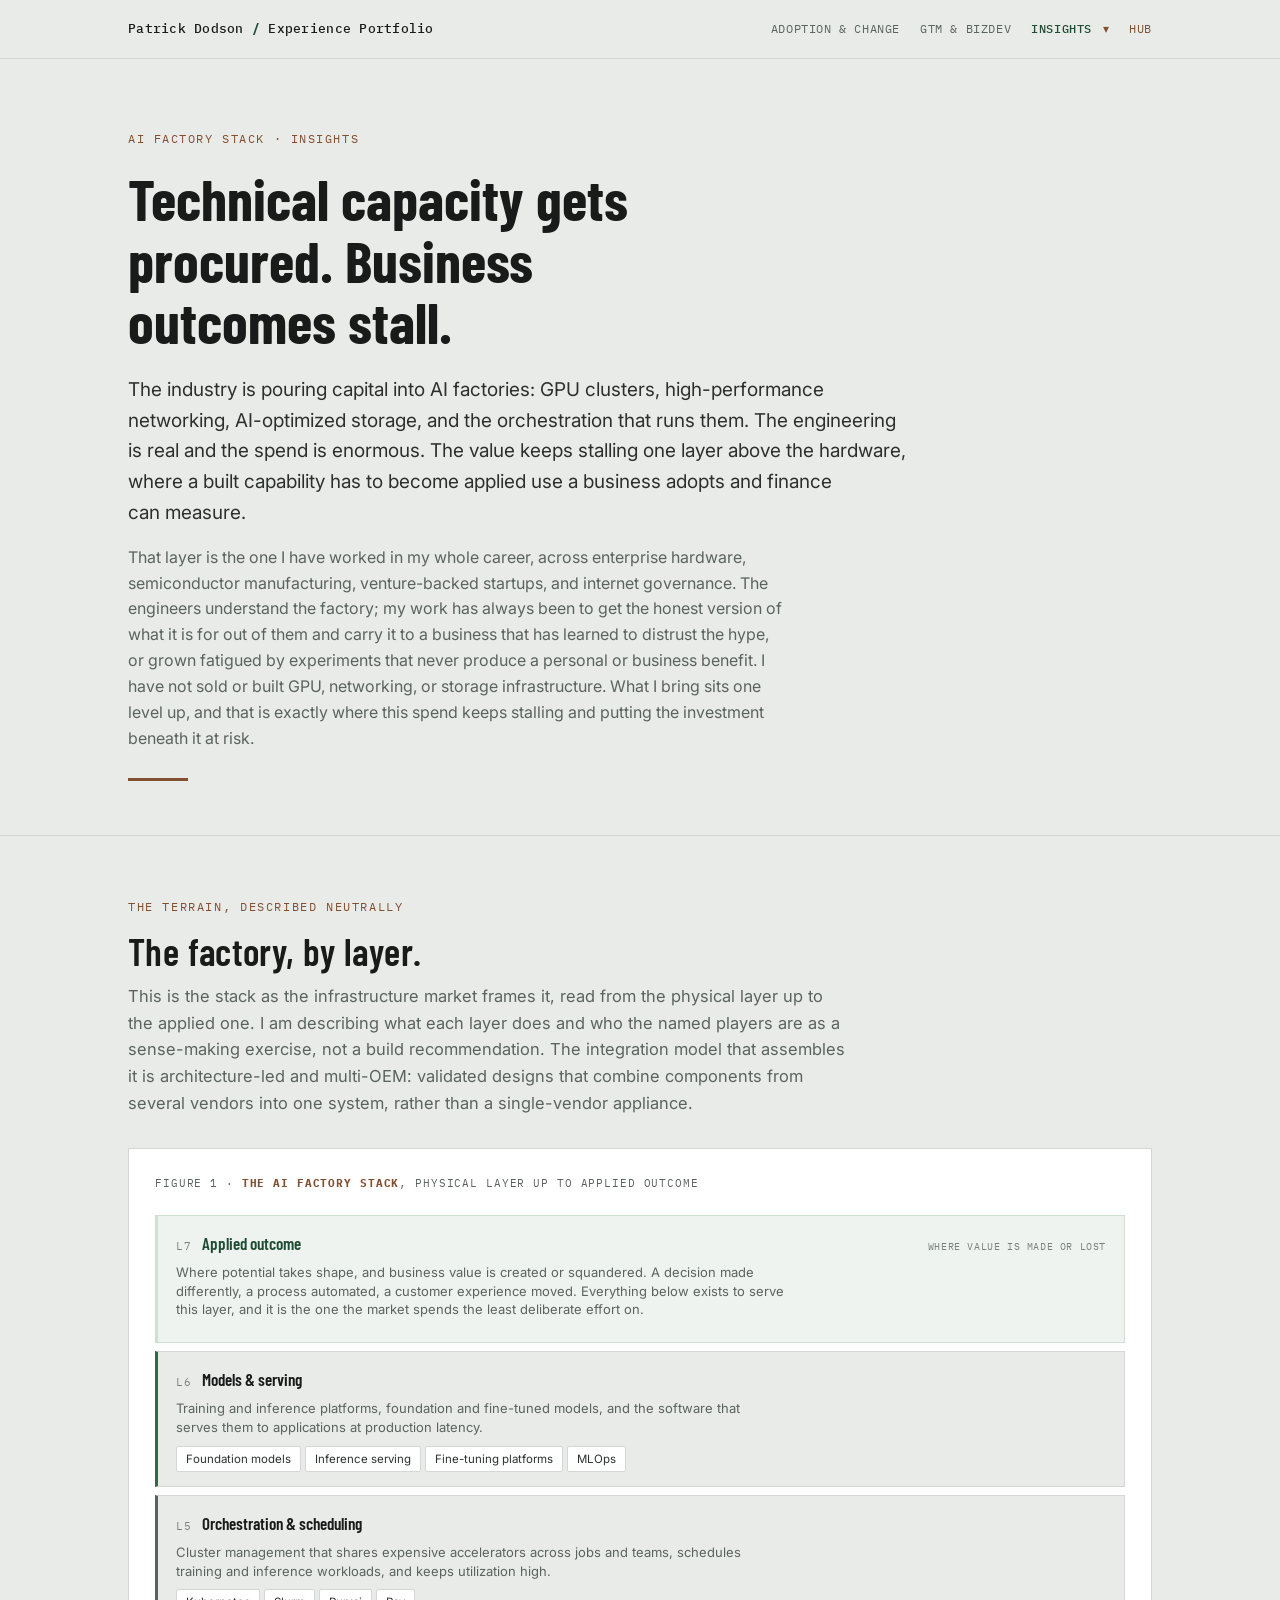
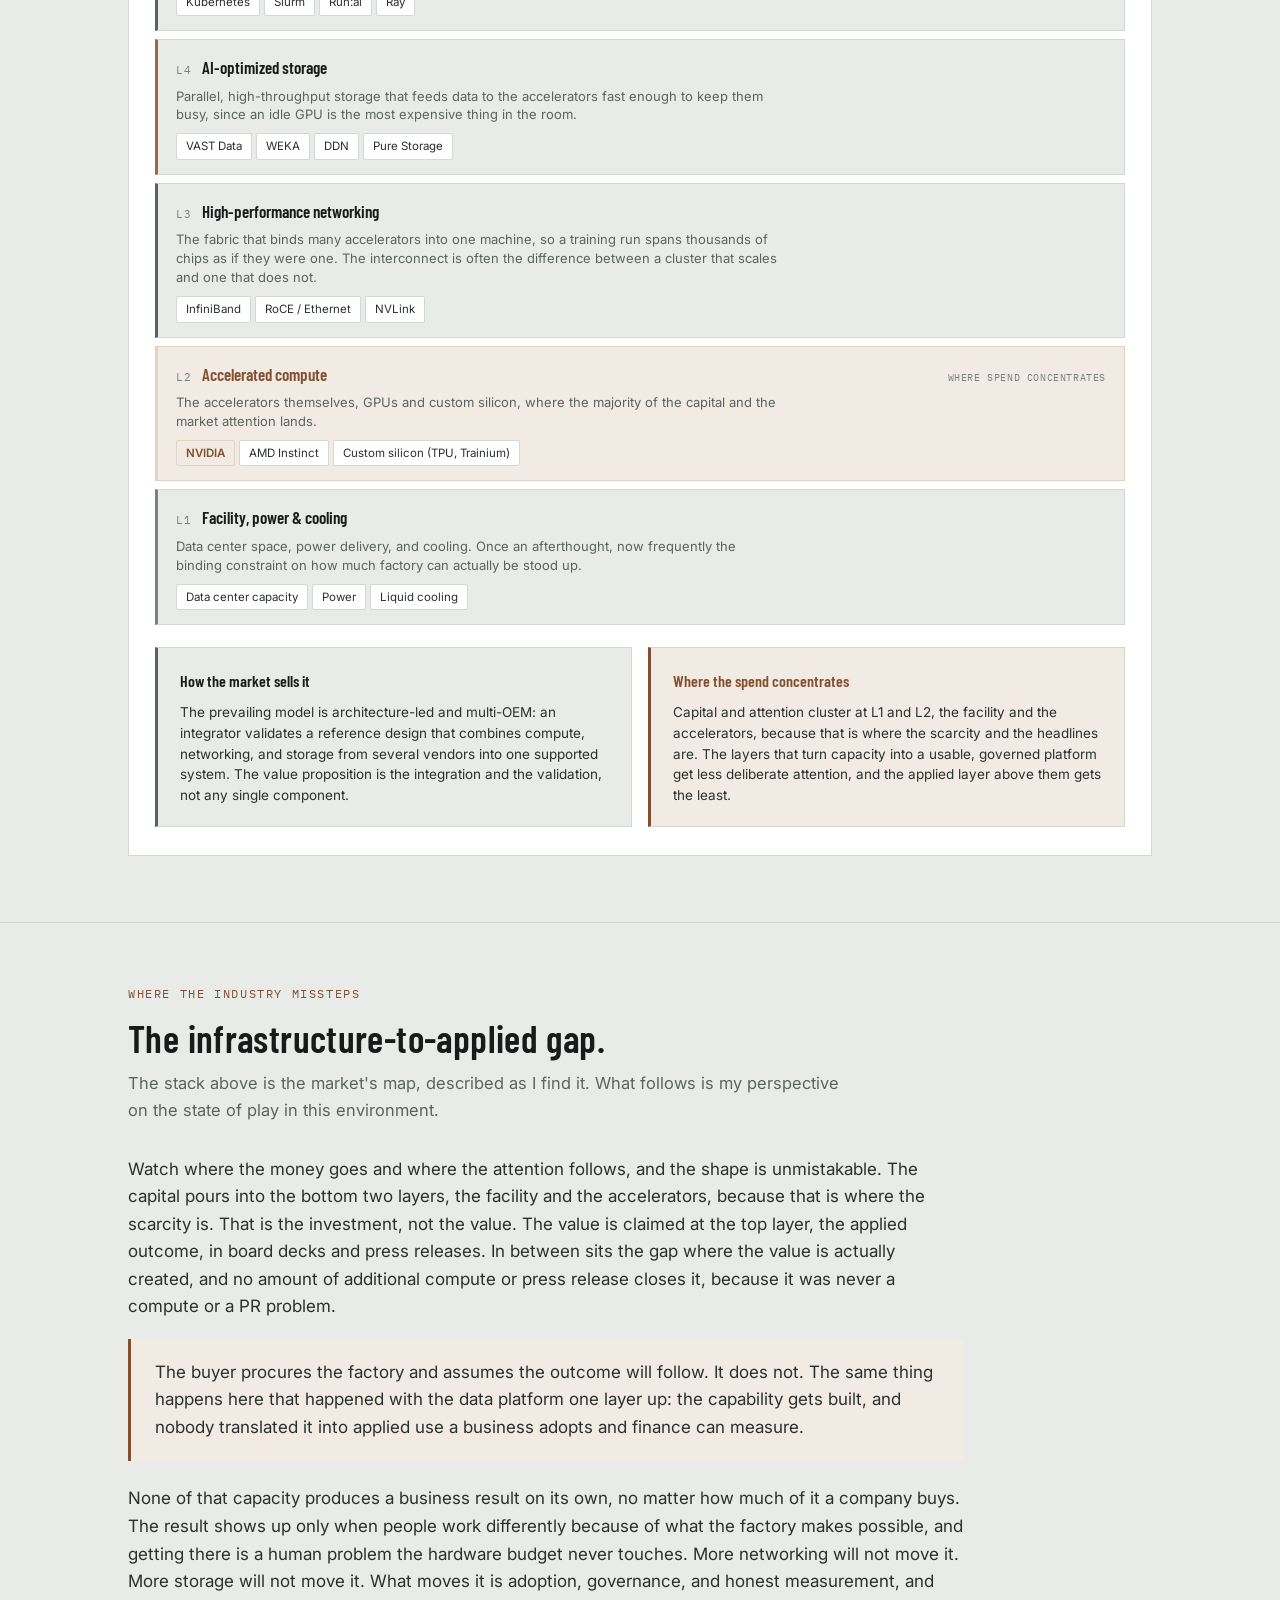
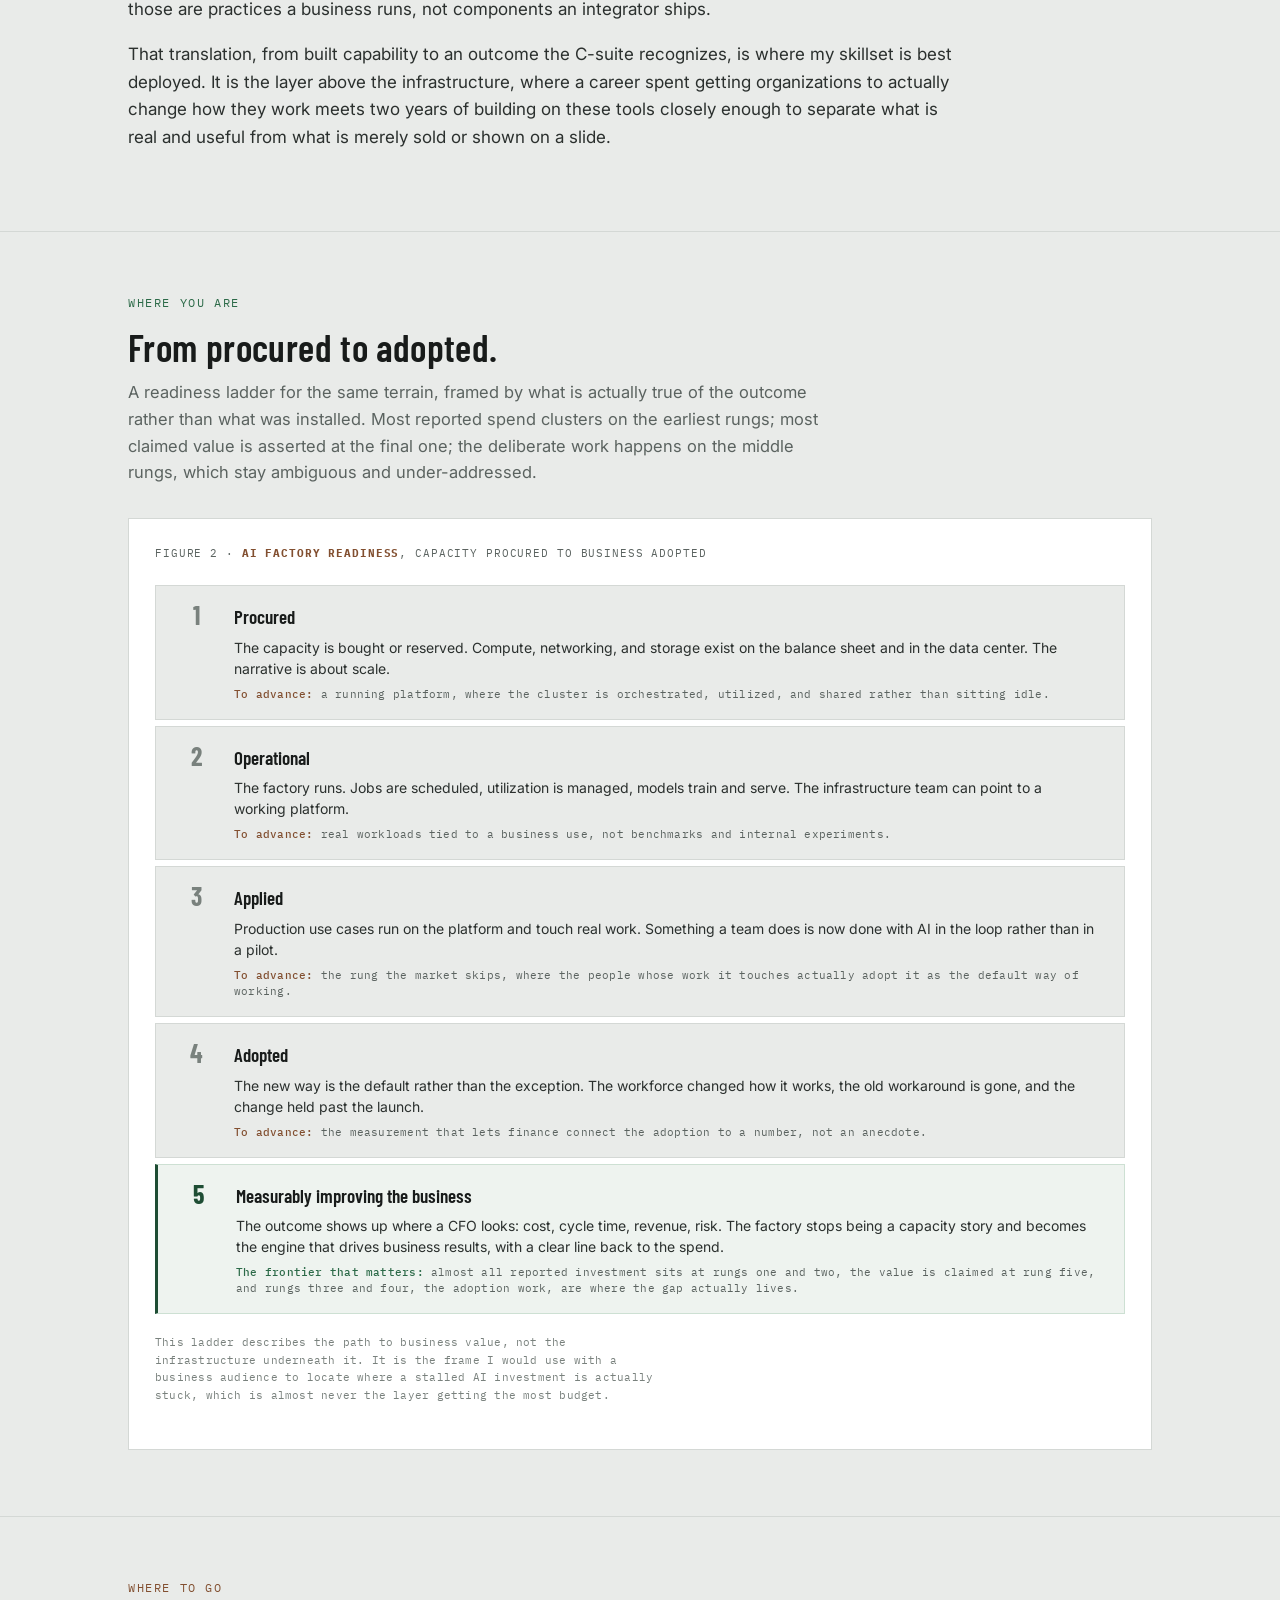
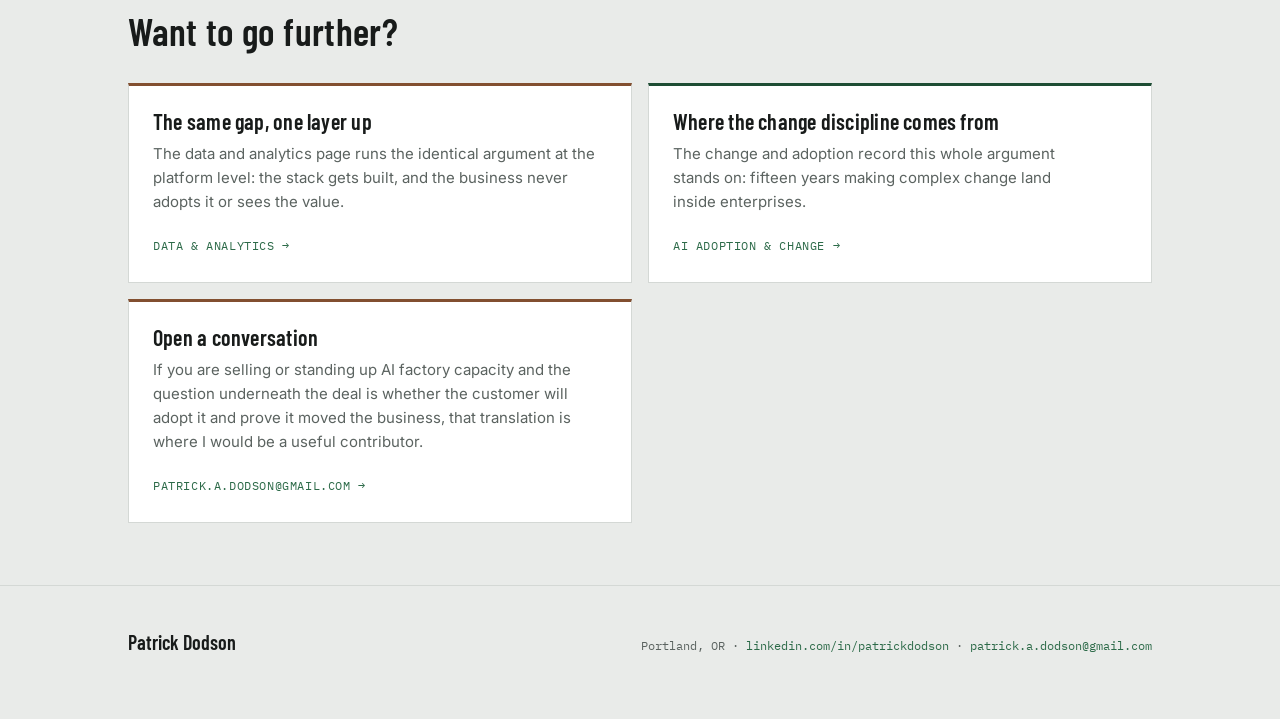
<file: ai-factory.html>
<!DOCTYPE html>
<html lang="en">
<head>
<meta charset="utf-8">
<meta name="viewport" content="width=device-width, initial-scale=1">
<title>Patrick Dodson, The AI Factory Stack: from procured to adopted</title>
<meta name="description" content="A neutral map of the AI factory infrastructure stack, GPU compute to storage to orchestration, and the one argument on it that is mine: the gap between capacity procured and applied AI a business adopts and finance can measure.">
<link rel="preconnect" href="https://fonts.googleapis.com">
<link rel="preconnect" href="https://fonts.gstatic.com" crossorigin>
<link href="https://fonts.googleapis.com/css2?family=Barlow+Condensed:wght@500;600;700&family=Inter:wght@400;500;600&family=IBM+Plex+Mono:wght@400;500&display=swap" rel="stylesheet">
<style>
/* ===== Perspective Suite shared shell (inlined; source: assets/suite.css) ===== */
/* ============================================================
 Perspective Suite - shared shell
 Paper-and-forest design system. One frame, every page inherits.
 Page-specific diagram CSS lives in each page's own <style> block.
 ============================================================ */

:root{
 --ink:#181b1a; --graphite:#2b302e; --gray:#5b6360; --muted:#79817d;
 --paper:#e9ebe9; --card:#ffffff; --line:#d4d8d5;
 --green:#1e4d34; --green2:#2c6a48; --greenwash:#eef3ef; --greenline:#cde0d3;
 --umber:#824f30; --umber2:#9c6741; --umberwash:#f2ebe3; --umberline:#e3d3c4;
 --disp:"Barlow Condensed",Arial,sans-serif;
 --body:"Inter",Arial,sans-serif;
 --mono:"IBM Plex Mono",ui-monospace,monospace;
}
*{box-sizing:border-box}
html{scroll-behavior:smooth}
body{margin:0;background:var(--paper);color:var(--ink);font-family:var(--body);
 font-size:17px;line-height:1.62;-webkit-font-smoothing:antialiased}
a{color:var(--green2);text-decoration:none}
a:hover{text-decoration:underline}
.wrap{max-width:1080px;margin:0 auto;padding:0 28px}
h1,h2,h3,h4{font-family:var(--disp);font-weight:600;line-height:1.06;letter-spacing:.01em;margin:0;text-wrap:balance}
p{margin:0 0 16px;text-wrap:pretty}
.eyebrow{font-family:var(--mono);font-size:11.5px;letter-spacing:.14em;text-transform:uppercase;color:var(--umber);margin:0 0 14px}
.eyebrow.g{color:var(--green2)}

/* ---- top bar: shared brand + suite nav ---- */
.top{position:sticky;top:0;z-index:40;background:rgba(233,235,233,.9);
 backdrop-filter:saturate(1.1) blur(8px);border-bottom:1px solid var(--line)}
.top .wrap{display:flex;align-items:center;justify-content:space-between;height:58px;gap:16px}
.brand{font-family:var(--mono);font-size:13px;letter-spacing:.02em;color:var(--ink);font-weight:500;white-space:nowrap}
.brand b{color:var(--green)}
.brand a{color:inherit}
.brand a:hover{text-decoration:none}
.nav{display:flex;align-items:center;flex-wrap:wrap;justify-content:flex-end}
.nav a{font-family:var(--mono);font-size:12px;letter-spacing:.05em;text-transform:uppercase;color:var(--gray);margin-left:20px}
.nav a:hover{color:var(--ink);text-decoration:none}
.nav a.here{color:var(--green);font-weight:500}
.nav a.hub{color:var(--umber)}
@media(max-width:900px){.nav a{margin-left:14px;font-size:11px}}

/* "Other perspectives" dropdown (no-JS, touch-safe via <details>) */
.drop{position:relative;margin-left:20px}
.drop>summary{list-style:none;cursor:pointer;font-family:var(--mono);font-size:12px;letter-spacing:.05em;
 text-transform:uppercase;color:var(--gray);white-space:nowrap}
.drop>summary::-webkit-details-marker{display:none}
.drop>summary::after{content:" \25BE";color:var(--umber);margin-left:3px}
.drop>summary:hover{color:var(--ink)}
.drop.hascur>summary{color:var(--green);font-weight:500}
.dropmenu{position:absolute;right:0;top:calc(100% + 12px);background:var(--card);border:1px solid var(--line);
 min-width:210px;padding:6px 0;box-shadow:0 8px 28px rgba(24,27,26,.12);z-index:50}
.dropmenu a{display:block;margin:0;padding:10px 16px;font-family:var(--mono);font-size:12px;letter-spacing:.04em;
 text-transform:uppercase;color:var(--gray)}
.dropmenu a:hover{background:var(--greenwash);color:var(--ink);text-decoration:none}
.dropmenu a.here{color:var(--green);font-weight:500}
@media(max-width:900px){.drop{margin-left:14px}.drop>summary{font-size:11px}}

/* ---- hero ---- */
.hero{padding:70px 0 54px;border-bottom:1px solid var(--line)}
.hero .kicker{font-family:var(--mono);font-size:12px;letter-spacing:.13em;text-transform:uppercase;color:var(--umber);margin-bottom:20px}
.hero h1{font-size:clamp(34px,5.6vw,58px);font-weight:700;letter-spacing:0;max-width:20ch}
.hero .lede{font-size:19px;max-width:66ch;margin-top:22px;color:var(--graphite)}
.hero .lede2{font-size:16px;max-width:66ch;margin-top:14px;color:var(--gray)}
.hero .rule{width:60px;height:3px;background:var(--umber);margin:26px 0 0}
.hero .disciplines{display:flex;flex-wrap:wrap;gap:8px;margin-top:26px}
.hero .disciplines span{font-family:var(--mono);font-size:11px;letter-spacing:.04em;text-transform:uppercase;color:var(--gray);
 background:var(--card);border:1px solid var(--line);border-radius:2px;padding:5px 11px}

/* ---- section shell ---- */
section{padding:62px 0;border-bottom:1px solid var(--line)}
.sec-head{max-width:80ch;margin-bottom:32px}
.sec-head h2{font-size:clamp(26px,3.6vw,38px);font-weight:600}
.sec-head .sub{color:var(--gray);margin-top:12px;font-size:16.5px;max-width:72ch}

/* ---- diagram shell (site convention) ---- */
.dwrap{border:1px solid var(--line);background:var(--card);padding:26px 26px 28px;margin:6px 0 4px}
.dcap{font-family:var(--mono);font-size:11px;letter-spacing:.08em;text-transform:uppercase;color:var(--gray);margin-bottom:22px}
.dcap b{color:var(--umber)}
.note{font-family:var(--mono);font-size:11px;color:var(--muted);letter-spacing:.02em;margin-top:20px;max-width:72ch;line-height:1.6}

/* ---- reusable POV callout pair (opinionated vs observer) ---- */
.pair{display:grid;grid-template-columns:1fr 1fr;gap:16px;margin-top:26px}
@media(max-width:680px){.pair{grid-template-columns:1fr}}
.pcard{background:var(--paper);border:1px solid var(--line);border-top:3px solid var(--green);padding:20px 22px}
.pcard.um{border-top-color:var(--umber)}
.pcard .lab{font-family:var(--mono);font-size:10px;letter-spacing:.1em;text-transform:uppercase;color:var(--muted);margin-bottom:8px}
.pcard h4{font-family:var(--disp);font-weight:600;font-size:19px;color:var(--ink);margin-bottom:8px}
.pcard p{font-size:14px;color:var(--graphite);line-height:1.55;margin:0}
.implic{margin-top:16px;background:var(--umberwash);border:1px solid var(--umberline);border-radius:2px;padding:22px 26px}
.implic .lab{font-family:var(--mono);font-size:10px;letter-spacing:.1em;text-transform:uppercase;color:var(--umber);margin-bottom:8px}
.implic p{font-size:15px;color:var(--graphite);line-height:1.6;margin:0}
.implic.g{background:var(--greenwash);border-color:var(--greenline)}
.implic.g .lab{color:var(--green2)}

/* ---- the POV "sermon" block (first-person, opinionated) ---- */
.pov{max-width:76ch}
.pov p{font-size:17px;color:var(--graphite);margin:0 0 18px}
.pov p strong{color:var(--ink);font-weight:600}
.povmark{border-left:3px solid var(--umber);background:var(--umberwash);padding:20px 24px;margin:8px 0 24px}
.povmark p{margin:0;font-size:17px;color:var(--graphite)}
.povmark.g{border-left-color:var(--green);background:var(--greenwash)}

/* ---- reusable maturity / readiness ladder ---- */
.mat{display:flex;flex-direction:column;gap:6px}
.stage{display:grid;grid-template-columns:44px 1fr;gap:16px;background:var(--paper);border:1px solid var(--line);padding:16px 18px;align-items:start}
.stage .sn{font-family:var(--disp);font-weight:700;font-size:26px;color:var(--muted);line-height:1;text-align:center}
.stage .sname{font-family:var(--disp);font-weight:600;font-size:19px;color:var(--ink);margin-bottom:4px}
.stage .slook{font-size:14px;color:var(--graphite);line-height:1.5;margin:0 0 8px}
.stage .snext{font-family:var(--mono);font-size:11px;letter-spacing:.02em;color:var(--gray);line-height:1.45}
.stage .snext b{color:var(--umber);font-weight:500}
.stage.top{border-color:var(--greenline);background:var(--greenwash);border-left:3px solid var(--green)}
.stage.top .sn{color:var(--green)}
.stage.top .snext b{color:var(--green2)}

/* ---- generic content cards (record, method) ---- */
.grid{display:grid;grid-template-columns:1fr 1fr;gap:16px;margin-top:8px}
@media(max-width:720px){.grid{grid-template-columns:1fr}}
.gcard{border:1px solid var(--line);background:var(--card);border-top:3px solid var(--green);padding:22px 24px}
.gcard.um{border-top-color:var(--umber)}
.gcard .tag{font-family:var(--mono);font-size:10px;letter-spacing:.1em;text-transform:uppercase;color:var(--muted);margin-bottom:10px}
.gcard h3{font-family:var(--disp);font-weight:600;font-size:21px;color:var(--ink);margin-bottom:8px}
.gcard p{font-size:14.5px;color:var(--graphite);line-height:1.55;margin:0}
.gcard .metrics{display:flex;gap:24px;margin-top:16px;flex-wrap:wrap}
.gcard .metric b{font-family:var(--disp);font-weight:700;font-size:22px;color:var(--green);display:block;line-height:1.1}
.gcard.um .metric b{color:var(--umber)}
.gcard .metric span{font-family:var(--mono);font-size:10px;letter-spacing:.04em;text-transform:uppercase;color:var(--muted)}

/* ---- where to go ---- */
.routes{display:grid;grid-template-columns:1fr 1fr;gap:16px;margin-top:8px}
@media(max-width:680px){.routes{grid-template-columns:1fr}}
.route{border:1px solid var(--line);background:var(--card);padding:24px}
.route.umber{border-top:3px solid var(--umber)}
.route.green{border-top:3px solid var(--green)}
.route h3{font-family:var(--disp);font-weight:600;font-size:22px;margin-bottom:8px}
.route p{font-size:15px;color:var(--gray);margin-bottom:16px}
.route .go{font-family:var(--mono);font-size:12px;letter-spacing:.05em;text-transform:uppercase;color:var(--green2)}

/* ---- footer ---- */
footer{padding:40px 0 60px}
footer .fx{display:flex;flex-wrap:wrap;justify-content:space-between;gap:16px;align-items:baseline}
footer .fname{font-family:var(--disp);font-weight:600;font-size:20px;color:var(--ink)}
footer .fmeta{font-family:var(--mono);font-size:12px;color:var(--gray)}

/* ---- shared pill component (layer stacks) ---- */
.pills{display:flex;flex-wrap:wrap;gap:4px}
.pill{font-family:var(--body);font-size:11.5px;padding:3px 9px;border-radius:2px;background:var(--card);color:var(--graphite);border:1px solid var(--line)}
.pill.hl{background:var(--umberwash);border-color:var(--umberline);color:var(--umber);font-weight:600}
.pill.g{background:var(--greenwash);border-color:var(--greenline);color:var(--green);font-weight:600}

</style>
<style>
 /* factory stack, single-column layer diagram (observer map) */
 .fstack{display:flex;flex-direction:column;gap:8px}
 .flyr{background:var(--paper);border:1px solid var(--line);border-left-width:3px;border-left-style:solid;padding:14px 18px}
 .flyr .lh{display:flex;align-items:baseline;gap:11px;margin-bottom:5px;flex-wrap:wrap}
 .flyr .ln{font-family:var(--mono);font-size:11px;color:var(--muted);letter-spacing:.06em}
 .flyr .ln2{font-family:var(--disp);font-weight:600;font-size:17px;color:var(--ink)}
 .flyr .ld{font-size:13px;color:var(--gray);line-height:1.45;margin-bottom:9px;max-width:76ch}
 .f-applied{border-left-color:var(--green);background:var(--greenwash);border-color:var(--greenline)}
 .f-applied .ln2{color:var(--green)}
 .f-serve{border-left-color:var(--green2)}
 .f-orch{border-left-color:var(--gray)}
 .f-store{border-left-color:var(--umber2)}
 .f-net{border-left-color:var(--gray)}
 .f-gpu{border-left-color:var(--umber);background:var(--umberwash);border-color:var(--umberline)}
 .f-gpu .ln2{color:var(--umber)}
 .f-fac{border-left-color:var(--muted)}
 .fnote{font-family:var(--mono);font-size:10px;letter-spacing:.06em;text-transform:uppercase;color:var(--muted);margin-left:auto}
 .band{display:grid;grid-template-columns:1fr 1fr;gap:16px;margin-top:22px}
 @media(max-width:680px){.band{grid-template-columns:1fr}}
 .bcard{background:var(--paper);border:1px solid var(--line);padding:20px 22px}
 .bcard.a{border-left:3px solid var(--umber);background:var(--umberwash)}
 .bcard.b{border-left:3px solid var(--gray)}
 .bcard b{font-family:var(--disp);font-weight:600;font-size:16px}
 .bcard.a b{color:var(--umber)}
 .bcard p{font-size:13.5px;color:var(--graphite);line-height:1.55;margin:6px 0 0}
</style>
</head>
<body>

<div class="top">
 <div class="wrap">
 <div class="brand"><a href="index.html">Patrick&nbsp;Dodson&nbsp;<b>/</b>&nbsp;Experience&nbsp;Portfolio</a></div>
 <nav class="nav">
 <a href="adoption-change.html">Adoption &amp; Change</a>
 <a href="gtm-bizdev.html">GTM &amp; BizDev</a>
 <details class="drop hascur">
 <summary>Insights</summary>
 <div class="dropmenu">
 <a href="data-analytics.html">Data &amp; Analytics</a>
 <a href="ai-factory.html" class="here">AI Factory</a>
 <a href="enterprise-ai-stack.html">Enterprise AI Stack</a>
 <a href="ai-retail.html">AI in Retail</a>
 <a href="cloud-computing.html">Cloud Computing</a>
 </div>
 </details>
 <a href="index.html" class="hub">Hub</a>
 </nav>
 </div>
</div>

<!-- HERO -->
<header class="hero">
 <div class="wrap">
 <div class="kicker">AI Factory Stack &middot; Insights</div>
 <h1>Technical capacity gets procured. Business outcomes stall.</h1>
 <p class="lede">The industry is pouring capital into AI factories: GPU clusters, high-performance networking, AI-optimized storage, and the orchestration that runs them. The engineering is real and the spend is enormous. The value keeps stalling one layer above the hardware, where a built capability has to become applied use a business adopts and finance can measure.</p>
 <p class="lede2">That layer is the one I have worked in my whole career, across enterprise hardware, semiconductor manufacturing, venture-backed startups, and internet governance. The engineers understand the factory; my work has always been to get the honest version of what it is for out of them and carry it to a business that has learned to distrust the hype, or grown fatigued by experiments that never produce a personal or business benefit. I have not sold or built GPU, networking, or storage infrastructure. What I bring sits one level up, and that is exactly where this spend keeps stalling and putting the investment beneath it at risk.</p>
 <div class="rule"></div>
 </div>
</header>

<!-- 1 · HOW THE SPACE WORKS -->
<section id="stack">
 <div class="wrap">
 <div class="sec-head">
 <div class="eyebrow">The terrain, described neutrally</div>
 <h2>The factory, by layer.</h2>
 <p class="sub">This is the stack as the infrastructure market frames it, read from the physical layer up to the applied one. I am describing what each layer does and who the named players are as a sense-making exercise, not a build recommendation. The integration model that assembles it is architecture-led and multi-OEM: validated designs that combine components from several vendors into one system, rather than a single-vendor appliance.</p>
 </div>

 <div class="dwrap">
 <div class="dcap">Figure 1 &middot; <b>The AI factory stack</b>, physical layer up to applied outcome</div>
 <div class="fstack">

 <div class="flyr f-applied">
 <div class="lh"><span class="ln">L7</span><span class="ln2">Applied outcome</span><span class="fnote">Where value is made or lost</span></div>
 <div class="ld">Where potential takes shape, and business value is created or squandered. A decision made differently, a process automated, a customer experience moved. Everything below exists to serve this layer, and it is the one the market spends the least deliberate effort on.</div>
 </div>
 <div class="flyr f-serve">
 <div class="lh"><span class="ln">L6</span><span class="ln2">Models &amp; serving</span></div>
 <div class="ld">Training and inference platforms, foundation and fine-tuned models, and the software that serves them to applications at production latency.</div>
 <div class="pills"><span class="pill">Foundation models</span><span class="pill">Inference serving</span><span class="pill">Fine-tuning platforms</span><span class="pill">MLOps</span></div>
 </div>
 <div class="flyr f-orch">
 <div class="lh"><span class="ln">L5</span><span class="ln2">Orchestration &amp; scheduling</span></div>
 <div class="ld">Cluster management that shares expensive accelerators across jobs and teams, schedules training and inference workloads, and keeps utilization high.</div>
 <div class="pills"><span class="pill">Kubernetes</span><span class="pill">Slurm</span><span class="pill">Run:ai</span><span class="pill">Ray</span></div>
 </div>
 <div class="flyr f-store">
 <div class="lh"><span class="ln">L4</span><span class="ln2">AI-optimized storage</span></div>
 <div class="ld">Parallel, high-throughput storage that feeds data to the accelerators fast enough to keep them busy, since an idle GPU is the most expensive thing in the room.</div>
 <div class="pills"><span class="pill">VAST Data</span><span class="pill">WEKA</span><span class="pill">DDN</span><span class="pill">Pure Storage</span></div>
 </div>
 <div class="flyr f-net">
 <div class="lh"><span class="ln">L3</span><span class="ln2">High-performance networking</span></div>
 <div class="ld">The fabric that binds many accelerators into one machine, so a training run spans thousands of chips as if they were one. The interconnect is often the difference between a cluster that scales and one that does not.</div>
 <div class="pills"><span class="pill">InfiniBand</span><span class="pill">RoCE / Ethernet</span><span class="pill">NVLink</span></div>
 </div>
 <div class="flyr f-gpu">
 <div class="lh"><span class="ln">L2</span><span class="ln2">Accelerated compute</span><span class="fnote">Where spend concentrates</span></div>
 <div class="ld">The accelerators themselves, GPUs and custom silicon, where the majority of the capital and the market attention lands.</div>
 <div class="pills"><span class="pill hl">NVIDIA</span><span class="pill">AMD Instinct</span><span class="pill">Custom silicon (TPU, Trainium)</span></div>
 </div>
 <div class="flyr f-fac">
 <div class="lh"><span class="ln">L1</span><span class="ln2">Facility, power &amp; cooling</span></div>
 <div class="ld">Data center space, power delivery, and cooling. Once an afterthought, now frequently the binding constraint on how much factory can actually be stood up.</div>
 <div class="pills"><span class="pill">Data center capacity</span><span class="pill">Power</span><span class="pill">Liquid cooling</span></div>
 </div>

 </div>

 <div class="band">
 <div class="bcard b">
 <b>How the market sells it</b>
 <p>The prevailing model is architecture-led and multi-OEM: an integrator validates a reference design that combines compute, networking, and storage from several vendors into one supported system. The value proposition is the integration and the validation, not any single component.</p>
 </div>
 <div class="bcard a">
 <b>Where the spend concentrates</b>
 <p>Capital and attention cluster at L1 and L2, the facility and the accelerators, because that is where the scarcity and the headlines are. The layers that turn capacity into a usable, governed platform get less deliberate attention, and the applied layer above them gets the least.</p>
 </div>
 </div>
 </div>
 </div>
</section>

<!-- 2 · WHERE THE INDUSTRY MISSTEPS -->
<section id="gap">
 <div class="wrap">
 <div class="sec-head">
 <div class="eyebrow">Where the industry missteps</div>
 <h2>The infrastructure-to-applied gap.</h2>
 <p class="sub">The stack above is the market's map, described as I find it. What follows is my perspective on the state of play in this environment.</p>
 </div>
 <div class="pov">
 <p>Watch where the money goes and where the attention follows, and the shape is unmistakable. The capital pours into the bottom two layers, the facility and the accelerators, because that is where the scarcity is. That is the investment, not the value. The value is claimed at the top layer, the applied outcome, in board decks and press releases. In between sits the gap where the value is actually created, and no amount of additional compute or press release closes it, because it was never a compute or a PR problem.</p>
 <div class="povmark">
 <p>The buyer procures the factory and assumes the outcome will follow. It does not. The same thing happens here that happened with the data platform one layer up: the capability gets built, and nobody translated it into applied use a business adopts and finance can measure.</p>
 </div>
 <p>None of that capacity produces a business result on its own, no matter how much of it a company buys. The result shows up only when people work differently because of what the factory makes possible, and getting there is a human problem the hardware budget never touches. More networking will not move it. More storage will not move it. What moves it is adoption, governance, and honest measurement, and those are practices a business runs, not components an integrator ships.</p>
 <p>That translation, from built capability to an outcome the C-suite recognizes, is where my skillset is best deployed. It is the layer above the infrastructure, where a career spent getting organizations to actually change how they work meets two years of building on these tools closely enough to separate what is real and useful from what is merely sold or shown on a slide.</p>
 </div>
 </div>
</section>

<!-- 3 · READINESS LADDER -->
<section id="readiness">
 <div class="wrap">
 <div class="sec-head">
 <div class="eyebrow g">Where you are</div>
 <h2>From procured to adopted.</h2>
 <p class="sub">A readiness ladder for the same terrain, framed by what is actually true of the outcome rather than what was installed. Most reported spend clusters on the earliest rungs; most claimed value is asserted at the final one; the deliberate work happens on the middle rungs, which stay ambiguous and under-addressed.</p>
 </div>

 <div class="dwrap">
 <div class="dcap">Figure 2 &middot; <b>AI factory readiness</b>, capacity procured to business adopted</div>
 <div class="mat">
 <div class="stage">
 <div class="sn">1</div>
 <div>
 <div class="sname">Procured</div>
 <p class="slook">The capacity is bought or reserved. Compute, networking, and storage exist on the balance sheet and in the data center. The narrative is about scale.</p>
 <div class="snext"><b>To advance:</b> a running platform, where the cluster is orchestrated, utilized, and shared rather than sitting idle.</div>
 </div>
 </div>
 <div class="stage">
 <div class="sn">2</div>
 <div>
 <div class="sname">Operational</div>
 <p class="slook">The factory runs. Jobs are scheduled, utilization is managed, models train and serve. The infrastructure team can point to a working platform.</p>
 <div class="snext"><b>To advance:</b> real workloads tied to a business use, not benchmarks and internal experiments.</div>
 </div>
 </div>
 <div class="stage">
 <div class="sn">3</div>
 <div>
 <div class="sname">Applied</div>
 <p class="slook">Production use cases run on the platform and touch real work. Something a team does is now done with AI in the loop rather than in a pilot.</p>
 <div class="snext"><b>To advance:</b> the rung the market skips, where the people whose work it touches actually adopt it as the default way of working.</div>
 </div>
 </div>
 <div class="stage">
 <div class="sn">4</div>
 <div>
 <div class="sname">Adopted</div>
 <p class="slook">The new way is the default rather than the exception. The workforce changed how it works, the old workaround is gone, and the change held past the launch.</p>
 <div class="snext"><b>To advance:</b> the measurement that lets finance connect the adoption to a number, not an anecdote.</div>
 </div>
 </div>
 <div class="stage top">
 <div class="sn">5</div>
 <div>
 <div class="sname">Measurably improving the business</div>
 <p class="slook">The outcome shows up where a CFO looks: cost, cycle time, revenue, risk. The factory stops being a capacity story and becomes the engine that drives business results, with a clear line back to the spend.</p>
 <div class="snext"><b>The frontier that matters:</b> almost all reported investment sits at rungs one and two, the value is claimed at rung five, and rungs three and four, the adoption work, are where the gap actually lives.</div>
 </div>
 </div>
 </div>
 <p class="note">This ladder describes the path to business value, not the infrastructure underneath it. It is the frame I would use with a business audience to locate where a stalled AI investment is actually stuck, which is almost never the layer getting the most budget.</p>
 </div>
 </div>
</section>

<!-- WHERE TO GO -->
<section id="talk">
 <div class="wrap">
 <div class="sec-head">
 <div class="eyebrow">Where to go</div>
 <h2>Want to go further?</h2>
 </div>
 <div class="routes">
 <div class="route umber">
 <h3>The same gap, one layer up</h3>
 <p>The data and analytics page runs the identical argument at the platform level: the stack gets built, and the business never adopts it or sees the value.</p>
 <a class="go" href="data-analytics.html">Data &amp; analytics &rarr;</a>
 </div>
 <div class="route green">
 <h3>Where the change discipline comes from</h3>
 <p>The change and adoption record this whole argument stands on: fifteen years making complex change land inside enterprises.</p>
 <a class="go" href="adoption-change.html">AI adoption &amp; change &rarr;</a>
 </div>
 </div>
 <div class="routes" style="margin-top:16px">
 <div class="route umber">
 <h3>Open a conversation</h3>
 <p>If you are selling or standing up AI factory capacity and the question underneath the deal is whether the customer will adopt it and prove it moved the business, that translation is where I would be a useful contributor.</p>
 <a class="go" href="mailto:patrick.a.dodson@gmail.com">patrick.a.dodson@gmail.com &rarr;</a>
 </div>
 </div>
 </div>
</section>

<footer>
 <div class="wrap fx">
 <div class="fname">Patrick Dodson</div>
 <div class="fmeta">Portland, OR &middot; <a href="https://www.linkedin.com/in/patrickdodson" target="_blank" rel="noopener">linkedin.com/in/patrickdodson</a> &middot; <a href="mailto:patrick.a.dodson@gmail.com">patrick.a.dodson@gmail.com</a></div>
 </div>
</footer>

</body>
</html>
</file>
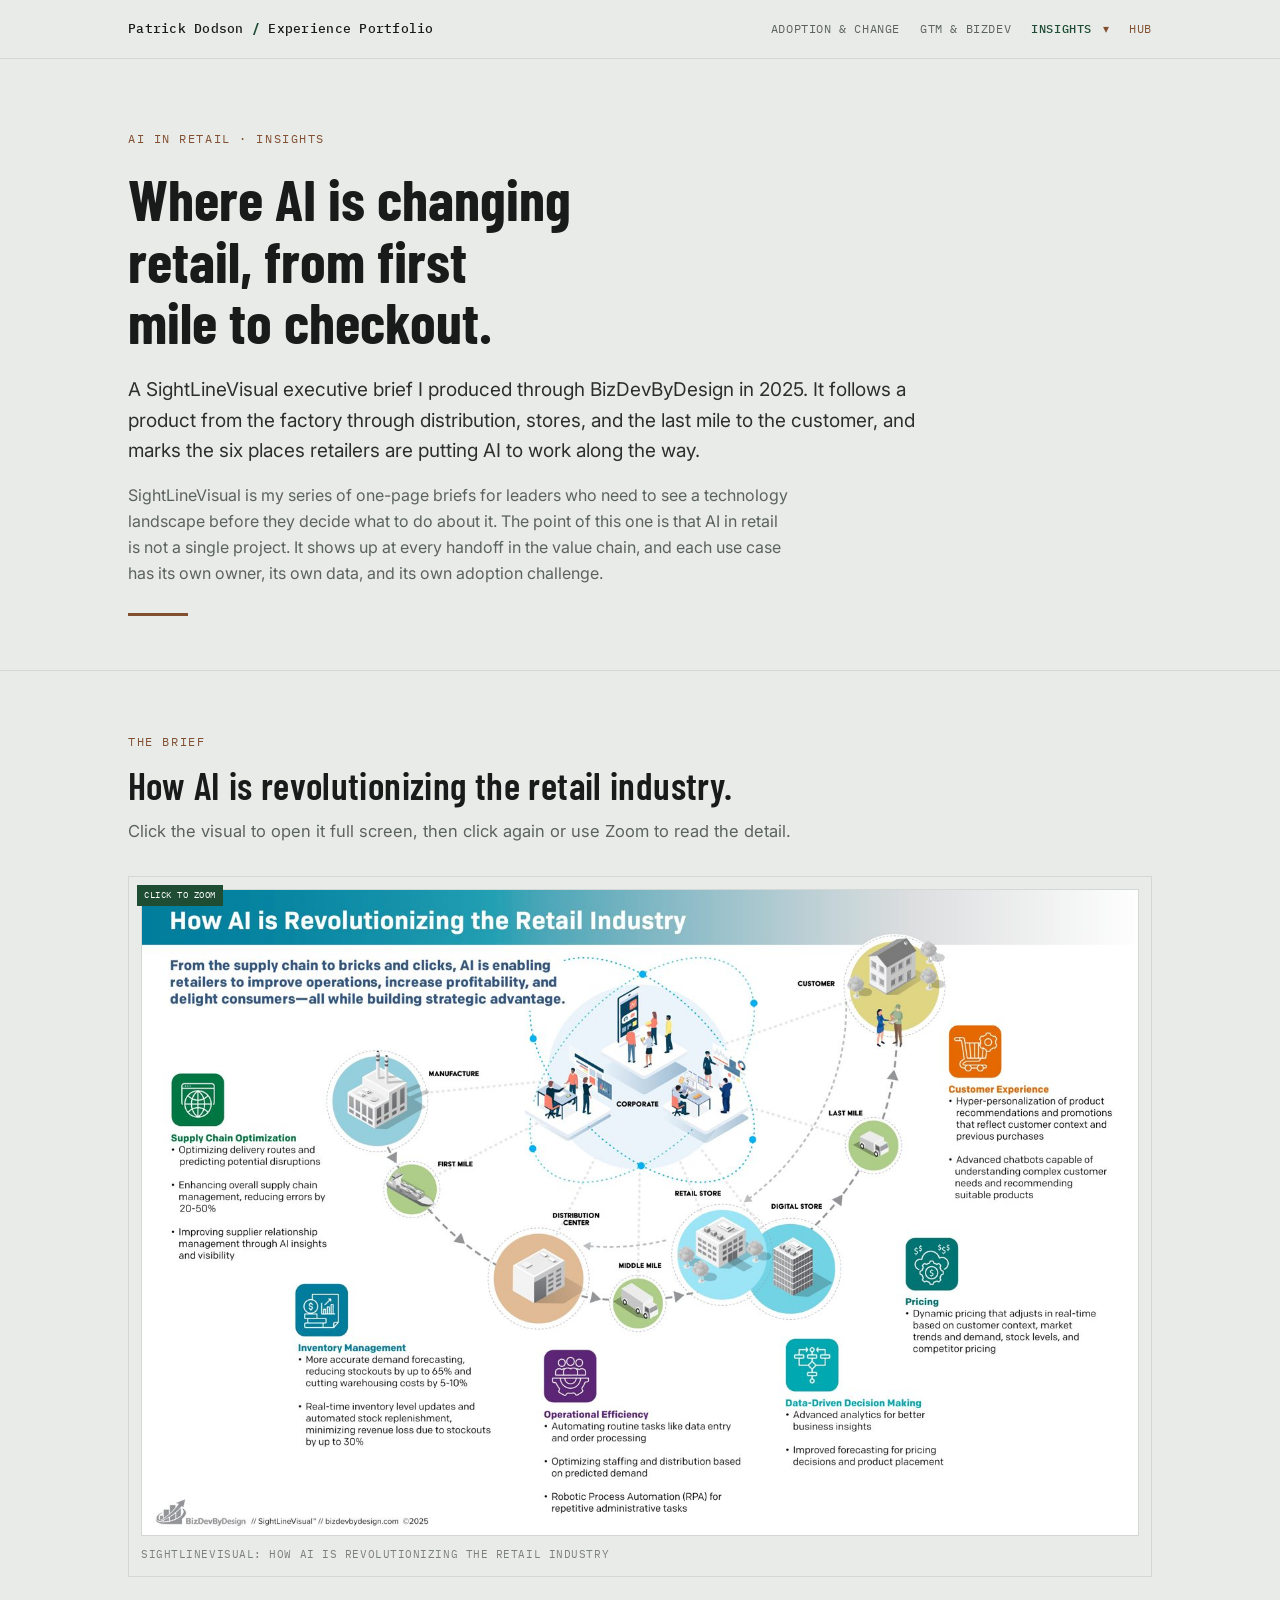
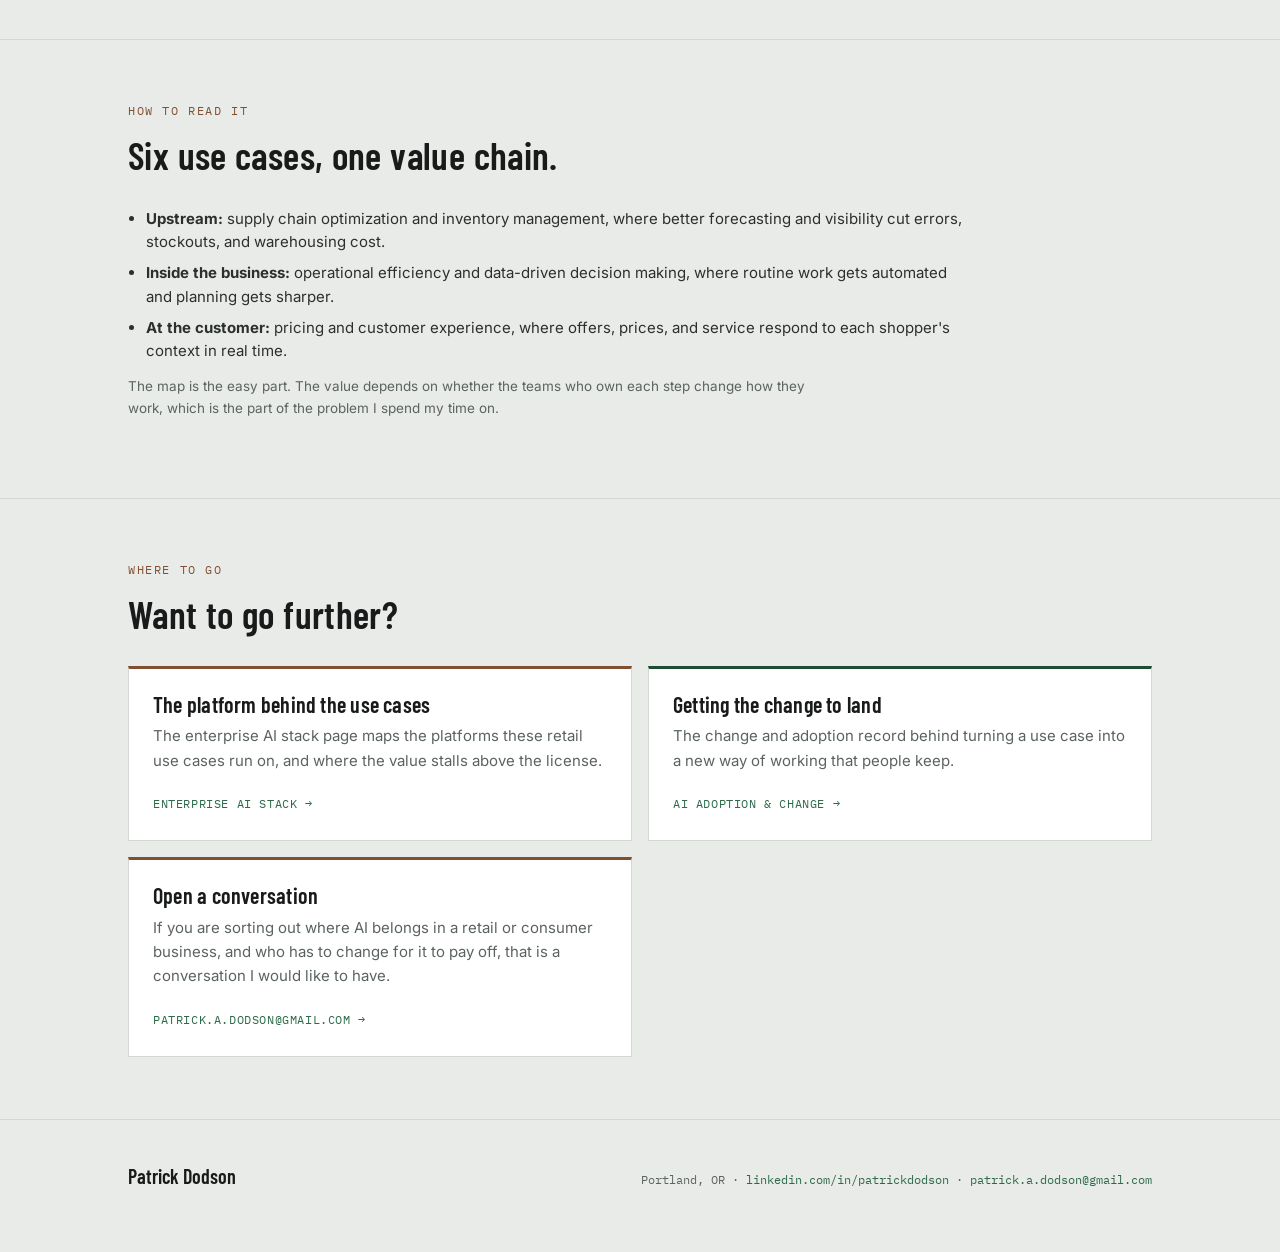
<file: ai-retail.html>
<!DOCTYPE html>
<html lang="en">
<head>
<meta charset="utf-8">
<meta name="viewport" content="width=device-width, initial-scale=1">
<title>Patrick Dodson, How AI is changing retail: a SightLineVisual brief</title>
<meta name="description" content="A SightLineVisual executive brief on where AI is changing the retail value chain, from the first mile to the customer.">
<link rel="preconnect" href="https://fonts.googleapis.com">
<link rel="preconnect" href="https://fonts.gstatic.com" crossorigin>
<link href="https://fonts.googleapis.com/css2?family=Barlow+Condensed:wght@500;600;700&family=Inter:wght@400;500;600&family=IBM+Plex+Mono:wght@400;500&display=swap" rel="stylesheet">
<style>
/* ===== Perspective Suite shared shell (inlined; source: assets/suite.css) ===== */
/* ============================================================
 Perspective Suite - shared shell
 Paper-and-forest design system. One frame, every page inherits.
 Page-specific diagram CSS lives in each page's own <style> block.
 ============================================================ */

:root{
 --ink:#181b1a; --graphite:#2b302e; --gray:#5b6360; --muted:#79817d;
 --paper:#e9ebe9; --card:#ffffff; --line:#d4d8d5;
 --green:#1e4d34; --green2:#2c6a48; --greenwash:#eef3ef; --greenline:#cde0d3;
 --umber:#824f30; --umber2:#9c6741; --umberwash:#f2ebe3; --umberline:#e3d3c4;
 --disp:"Barlow Condensed",Arial,sans-serif;
 --body:"Inter",Arial,sans-serif;
 --mono:"IBM Plex Mono",ui-monospace,monospace;
}
*{box-sizing:border-box}
html{scroll-behavior:smooth}
body{margin:0;background:var(--paper);color:var(--ink);font-family:var(--body);
 font-size:17px;line-height:1.62;-webkit-font-smoothing:antialiased}
a{color:var(--green2);text-decoration:none}
a:hover{text-decoration:underline}
.wrap{max-width:1080px;margin:0 auto;padding:0 28px}
h1,h2,h3,h4{font-family:var(--disp);font-weight:600;line-height:1.06;letter-spacing:.01em;margin:0;text-wrap:balance}
p{margin:0 0 16px;text-wrap:pretty}
.eyebrow{font-family:var(--mono);font-size:11.5px;letter-spacing:.14em;text-transform:uppercase;color:var(--umber);margin:0 0 14px}
.eyebrow.g{color:var(--green2)}

/* ---- top bar: shared brand + suite nav ---- */
.top{position:sticky;top:0;z-index:40;background:rgba(233,235,233,.9);
 backdrop-filter:saturate(1.1) blur(8px);border-bottom:1px solid var(--line)}
.top .wrap{display:flex;align-items:center;justify-content:space-between;height:58px;gap:16px}
.brand{font-family:var(--mono);font-size:13px;letter-spacing:.02em;color:var(--ink);font-weight:500;white-space:nowrap}
.brand b{color:var(--green)}
.brand a{color:inherit}
.brand a:hover{text-decoration:none}
.nav{display:flex;align-items:center;flex-wrap:wrap;justify-content:flex-end}
.nav a{font-family:var(--mono);font-size:12px;letter-spacing:.05em;text-transform:uppercase;color:var(--gray);margin-left:20px}
.nav a:hover{color:var(--ink);text-decoration:none}
.nav a.here{color:var(--green);font-weight:500}
.nav a.hub{color:var(--umber)}
@media(max-width:900px){.nav a{margin-left:14px;font-size:11px}}

/* "Other perspectives" dropdown (no-JS, touch-safe via <details>) */
.drop{position:relative;margin-left:20px}
.drop>summary{list-style:none;cursor:pointer;font-family:var(--mono);font-size:12px;letter-spacing:.05em;
 text-transform:uppercase;color:var(--gray);white-space:nowrap}
.drop>summary::-webkit-details-marker{display:none}
.drop>summary::after{content:" \25BE";color:var(--umber);margin-left:3px}
.drop>summary:hover{color:var(--ink)}
.drop.hascur>summary{color:var(--green);font-weight:500}
.dropmenu{position:absolute;right:0;top:calc(100% + 12px);background:var(--card);border:1px solid var(--line);
 min-width:210px;padding:6px 0;box-shadow:0 8px 28px rgba(24,27,26,.12);z-index:50}
.dropmenu a{display:block;margin:0;padding:10px 16px;font-family:var(--mono);font-size:12px;letter-spacing:.04em;
 text-transform:uppercase;color:var(--gray)}
.dropmenu a:hover{background:var(--greenwash);color:var(--ink);text-decoration:none}
.dropmenu a.here{color:var(--green);font-weight:500}
@media(max-width:900px){.drop{margin-left:14px}.drop>summary{font-size:11px}}

/* ---- hero ---- */
.hero{padding:70px 0 54px;border-bottom:1px solid var(--line)}
.hero .kicker{font-family:var(--mono);font-size:12px;letter-spacing:.13em;text-transform:uppercase;color:var(--umber);margin-bottom:20px}
.hero h1{font-size:clamp(34px,5.6vw,58px);font-weight:700;letter-spacing:0;max-width:20ch}
.hero .lede{font-size:19px;max-width:66ch;margin-top:22px;color:var(--graphite)}
.hero .lede2{font-size:16px;max-width:66ch;margin-top:14px;color:var(--gray)}
.hero .rule{width:60px;height:3px;background:var(--umber);margin:26px 0 0}
.hero .disciplines{display:flex;flex-wrap:wrap;gap:8px;margin-top:26px}
.hero .disciplines span{font-family:var(--mono);font-size:11px;letter-spacing:.04em;text-transform:uppercase;color:var(--gray);
 background:var(--card);border:1px solid var(--line);border-radius:2px;padding:5px 11px}

/* ---- section shell ---- */
section{padding:62px 0;border-bottom:1px solid var(--line)}
.sec-head{max-width:80ch;margin-bottom:32px}
.sec-head h2{font-size:clamp(26px,3.6vw,38px);font-weight:600}
.sec-head .sub{color:var(--gray);margin-top:12px;font-size:16.5px;max-width:72ch}

/* ---- diagram shell (site convention) ---- */
.dwrap{border:1px solid var(--line);background:var(--card);padding:26px 26px 28px;margin:6px 0 4px}
.dcap{font-family:var(--mono);font-size:11px;letter-spacing:.08em;text-transform:uppercase;color:var(--gray);margin-bottom:22px}
.dcap b{color:var(--umber)}
.note{font-family:var(--mono);font-size:11px;color:var(--muted);letter-spacing:.02em;margin-top:20px;max-width:72ch;line-height:1.6}

/* ---- reusable POV callout pair (opinionated vs observer) ---- */
.pair{display:grid;grid-template-columns:1fr 1fr;gap:16px;margin-top:26px}
@media(max-width:680px){.pair{grid-template-columns:1fr}}
.pcard{background:var(--paper);border:1px solid var(--line);border-top:3px solid var(--green);padding:20px 22px}
.pcard.um{border-top-color:var(--umber)}
.pcard .lab{font-family:var(--mono);font-size:10px;letter-spacing:.1em;text-transform:uppercase;color:var(--muted);margin-bottom:8px}
.pcard h4{font-family:var(--disp);font-weight:600;font-size:19px;color:var(--ink);margin-bottom:8px}
.pcard p{font-size:14px;color:var(--graphite);line-height:1.55;margin:0}
.implic{margin-top:16px;background:var(--umberwash);border:1px solid var(--umberline);border-radius:2px;padding:22px 26px}
.implic .lab{font-family:var(--mono);font-size:10px;letter-spacing:.1em;text-transform:uppercase;color:var(--umber);margin-bottom:8px}
.implic p{font-size:15px;color:var(--graphite);line-height:1.6;margin:0}
.implic.g{background:var(--greenwash);border-color:var(--greenline)}
.implic.g .lab{color:var(--green2)}

/* ---- the POV "sermon" block (first-person, opinionated) ---- */
.pov{max-width:76ch}
.pov p{font-size:17px;color:var(--graphite);margin:0 0 18px}
.pov p strong{color:var(--ink);font-weight:600}
.povmark{border-left:3px solid var(--umber);background:var(--umberwash);padding:20px 24px;margin:8px 0 24px}
.povmark p{margin:0;font-size:17px;color:var(--graphite)}
.povmark.g{border-left-color:var(--green);background:var(--greenwash)}

/* ---- reusable maturity / readiness ladder ---- */
.mat{display:flex;flex-direction:column;gap:6px}
.stage{display:grid;grid-template-columns:44px 1fr;gap:16px;background:var(--paper);border:1px solid var(--line);padding:16px 18px;align-items:start}
.stage .sn{font-family:var(--disp);font-weight:700;font-size:26px;color:var(--muted);line-height:1;text-align:center}
.stage .sname{font-family:var(--disp);font-weight:600;font-size:19px;color:var(--ink);margin-bottom:4px}
.stage .slook{font-size:14px;color:var(--graphite);line-height:1.5;margin:0 0 8px}
.stage .snext{font-family:var(--mono);font-size:11px;letter-spacing:.02em;color:var(--gray);line-height:1.45}
.stage .snext b{color:var(--umber);font-weight:500}
.stage.top{border-color:var(--greenline);background:var(--greenwash);border-left:3px solid var(--green)}
.stage.top .sn{color:var(--green)}
.stage.top .snext b{color:var(--green2)}

/* ---- generic content cards (record, method) ---- */
.grid{display:grid;grid-template-columns:1fr 1fr;gap:16px;margin-top:8px}
@media(max-width:720px){.grid{grid-template-columns:1fr}}
.gcard{border:1px solid var(--line);background:var(--card);border-top:3px solid var(--green);padding:22px 24px}
.gcard.um{border-top-color:var(--umber)}
.gcard .tag{font-family:var(--mono);font-size:10px;letter-spacing:.1em;text-transform:uppercase;color:var(--muted);margin-bottom:10px}
.gcard h3{font-family:var(--disp);font-weight:600;font-size:21px;color:var(--ink);margin-bottom:8px}
.gcard p{font-size:14.5px;color:var(--graphite);line-height:1.55;margin:0}
.gcard .metrics{display:flex;gap:24px;margin-top:16px;flex-wrap:wrap}
.gcard .metric b{font-family:var(--disp);font-weight:700;font-size:22px;color:var(--green);display:block;line-height:1.1}
.gcard.um .metric b{color:var(--umber)}
.gcard .metric span{font-family:var(--mono);font-size:10px;letter-spacing:.04em;text-transform:uppercase;color:var(--muted)}

/* ---- where to go ---- */
.routes{display:grid;grid-template-columns:1fr 1fr;gap:16px;margin-top:8px}
@media(max-width:680px){.routes{grid-template-columns:1fr}}
.route{border:1px solid var(--line);background:var(--card);padding:24px}
.route.umber{border-top:3px solid var(--umber)}
.route.green{border-top:3px solid var(--green)}
.route h3{font-family:var(--disp);font-weight:600;font-size:22px;margin-bottom:8px}
.route p{font-size:15px;color:var(--gray);margin-bottom:16px}
.route .go{font-family:var(--mono);font-size:12px;letter-spacing:.05em;text-transform:uppercase;color:var(--green2)}

/* ---- footer ---- */
footer{padding:40px 0 60px}
footer .fx{display:flex;flex-wrap:wrap;justify-content:space-between;gap:16px;align-items:baseline}
footer .fname{font-family:var(--disp);font-weight:600;font-size:20px;color:var(--ink)}
footer .fmeta{font-family:var(--mono);font-size:12px;color:var(--gray)}

/* ---- shared pill component (layer stacks) ---- */
.pills{display:flex;flex-wrap:wrap;gap:4px}
.pill{font-family:var(--body);font-size:11.5px;padding:3px 9px;border-radius:2px;background:var(--card);color:var(--graphite);border:1px solid var(--line)}
.pill.hl{background:var(--umberwash);border-color:var(--umberline);color:var(--umber);font-weight:600}
.pill.g{background:var(--greenwash);border-color:var(--greenline);color:var(--green);font-weight:600}

</style>
<style>
 /* SightLineVisual brief pages */
 .brief{display:grid;gap:22px}
 .brief figure{margin:0;background:var(--paper);border:1px solid var(--line);padding:12px}
 .brief figure img{display:block;width:100%;height:auto;border:1px solid var(--line);background:#fff}
 .brief figcaption{font-family:var(--mono);font-size:11px;letter-spacing:.05em;text-transform:uppercase;color:var(--muted);margin-top:10px}
 .brief-note{font-size:13.5px;color:var(--gray);margin-top:14px;max-width:76ch}
 .readlist{margin:6px 0 0;padding-left:18px;max-width:76ch}
 .readlist li{font-size:15px;color:var(--graphite);line-height:1.55;margin-bottom:8px}
</style>
</head>
<body>

<div class="top">
 <div class="wrap">
 <div class="brand"><a href="index.html">Patrick&nbsp;Dodson&nbsp;<b>/</b>&nbsp;Experience&nbsp;Portfolio</a></div>
 <nav class="nav">
 <a href="adoption-change.html">Adoption &amp; Change</a>
 <a href="gtm-bizdev.html">GTM &amp; BizDev</a>
 <details class="drop hascur">
 <summary>Insights</summary>
 <div class="dropmenu">
 <a href="data-analytics.html">Data &amp; Analytics</a>
 <a href="ai-factory.html">AI Factory</a>
 <a href="enterprise-ai-stack.html">Enterprise AI Stack</a>
 <a href="ai-retail.html" class="here">AI in Retail</a>
 <a href="cloud-computing.html">Cloud Computing</a>
 </div>
 </details>
 <a href="index.html" class="hub">Hub</a>
 </nav>
 </div>
</div>

<!-- HERO -->
<header class="hero">
 <div class="wrap">
 <div class="kicker">AI in Retail &middot; Insights</div>
 <h1>Where AI is changing retail, from first mile to checkout.</h1>
 <p class="lede">A SightLineVisual executive brief I produced through BizDevByDesign in 2025. It follows a product from the factory through distribution, stores, and the last mile to the customer, and marks the six places retailers are putting AI to work along the way.</p>
 <p class="lede2">SightLineVisual is my series of one-page briefs for leaders who need to see a technology landscape before they decide what to do about it. The point of this one is that AI in retail is not a single project. It shows up at every handoff in the value chain, and each use case has its own owner, its own data, and its own adoption challenge.</p>
 <div class="rule"></div>
 </div>
</header>

<section id="brief">
 <div class="wrap">
 <div class="sec-head">
 <div class="eyebrow">The brief</div>
 <h2>How AI is revolutionizing the retail industry.</h2>
 <p class="sub">Click the visual to open it full screen, then click again or use Zoom to read the detail.</p>
 </div>
 <div class="brief lbable lbgroup">
 <figure data-full="assets/img/slv/ai-retail.jpg" data-lbhint="Click to zoom"><img loading="lazy" src="assets/img/slv/ai-retail_t.jpg" alt="How AI is Revolutionizing the Retail Industry, SightLineVisual executive brief"><figcaption>SightLineVisual: How AI is Revolutionizing the Retail Industry</figcaption></figure>
 </div>
 </div>
</section>

<section id="read">
 <div class="wrap">
 <div class="sec-head">
 <div class="eyebrow">How to read it</div>
 <h2>Six use cases, one value chain.</h2>
 </div>
 <ul class="readlist">
 <li><b>Upstream:</b> supply chain optimization and inventory management, where better forecasting and visibility cut errors, stockouts, and warehousing cost.</li>
 <li><b>Inside the business:</b> operational efficiency and data-driven decision making, where routine work gets automated and planning gets sharper.</li>
 <li><b>At the customer:</b> pricing and customer experience, where offers, prices, and service respond to each shopper's context in real time.</li>
 </ul>
 <p class="brief-note">The map is the easy part. The value depends on whether the teams who own each step change how they work, which is the part of the problem I spend my time on.</p>
 </div>
</section>

<!-- WHERE TO GO -->
<section id="talk">
 <div class="wrap">
 <div class="sec-head">
 <div class="eyebrow">Where to go</div>
 <h2>Want to go further?</h2>
 </div>
 <div class="routes">
 <div class="route umber">
 <h3>The platform behind the use cases</h3>
 <p>The enterprise AI stack page maps the platforms these retail use cases run on, and where the value stalls above the license.</p>
 <a class="go" href="enterprise-ai-stack.html">Enterprise AI stack &rarr;</a>
 </div>
 <div class="route green">
 <h3>Getting the change to land</h3>
 <p>The change and adoption record behind turning a use case into a new way of working that people keep.</p>
 <a class="go" href="adoption-change.html">AI adoption &amp; change &rarr;</a>
 </div>
 </div>
 <div class="routes" style="margin-top:16px">
 <div class="route umber">
 <h3>Open a conversation</h3>
 <p>If you are sorting out where AI belongs in a retail or consumer business, and who has to change for it to pay off, that is a conversation I would like to have.</p>
 <a class="go" href="mailto:patrick.a.dodson@gmail.com">patrick.a.dodson@gmail.com &rarr;</a>
 </div>
 </div>
 </div>
</section>

<footer>
 <div class="wrap fx">
 <div class="fname">Patrick Dodson</div>
 <div class="fmeta">Portland, OR &middot; <a href="https://www.linkedin.com/in/patrickdodson" target="_blank" rel="noopener">linkedin.com/in/patrickdodson</a> &middot; <a href="mailto:patrick.a.dodson@gmail.com">patrick.a.dodson@gmail.com</a></div>
 </div>
</footer>

<style>
/* ---- figure lightbox + paged viewer ---- */
.cm-content figure,.lbable figure{cursor:zoom-in;position:relative}
.cm-content figure:hover img,.lbable figure:hover img{border-color:var(--gray)}
.cm-content figure[data-lbhint]::after,.lbable figure[data-lbhint]::after{content:attr(data-lbhint);position:absolute;left:8px;top:8px;font-family:var(--mono);font-size:9px;letter-spacing:.06em;text-transform:uppercase;background:var(--green);color:#fff;padding:3px 7px;pointer-events:none}
.lb{position:fixed;inset:0;z-index:120;display:none;flex-direction:column;background:rgba(18,21,20,.94);color:#e9ebe9}
.lb[data-open="true"]{display:flex}
.lb-bar{display:flex;align-items:center;gap:10px;padding:10px 16px;font-family:var(--mono);font-size:11.5px;letter-spacing:.04em;flex:none}
.lb-count{color:#aab2ae;min-width:64px}
.lb-cap{flex:1;color:#e9ebe9;overflow:hidden;text-overflow:ellipsis;white-space:nowrap}
.lb button{font-family:var(--mono);font-size:11px;text-transform:uppercase;letter-spacing:.05em;background:transparent;color:#e9ebe9;border:1px solid #4a524e;padding:6px 11px;cursor:pointer}
.lb button:hover{border-color:#e9ebe9}
.lb-stage{flex:1;min-height:0;overflow:auto;display:flex;align-items:center;justify-content:center;position:relative;cursor:zoom-in}
.lb-stage img{display:block;max-width:calc(100vw - 120px);max-height:100%;width:auto;height:auto;background:#fff;-webkit-user-select:none;user-select:none}
.lb.zoomed .lb-stage{align-items:flex-start;justify-content:flex-start;cursor:zoom-out}
.lb.zoomed .lb-stage img{max-width:none;max-height:none;margin:0 auto}
.lb-nav{position:fixed;top:50%;transform:translateY(-50%);font-size:22px!important;padding:14px 12px!important;background:rgba(18,21,20,.6)!important;z-index:2}
.lb-prev{left:10px}.lb-next{right:10px}
.lb-strip{flex:none;display:flex;gap:6px;overflow-x:auto;padding:8px 16px 12px}
.lb-strip:empty{display:none}
.lb-strip img{height:58px;width:auto;border:2px solid transparent;opacity:.6;cursor:pointer;flex:none;background:#fff}
.lb-strip img.cur{border-color:#e9ebe9;opacity:1}
.lb-strip .lb-sep{flex:none;align-self:center;font-family:var(--mono);font-size:10px;color:#aab2ae;padding:0 6px;text-transform:uppercase}
@media(max-width:640px){.lb-stage img{max-width:100vw}.lb-cap{white-space:normal}.lb-nav{padding:10px 8px!important}}
</style>
<div class="lb" id="lb" role="dialog" aria-modal="true" aria-label="Image viewer">
 <div class="lb-bar"><span class="lb-count"></span><span class="lb-cap"></span><button class="lb-zoom" type="button">Zoom</button><button class="lb-x" type="button">Close &times;</button></div>
 <div class="lb-stage"><img alt=""></div>
 <button class="lb-nav lb-prev" type="button" aria-label="Previous">&lsaquo;</button><button class="lb-nav lb-next" type="button" aria-label="Next">&rsaquo;</button>
 <div class="lb-strip"></div>
</div>
<script>
(function(){
 var G=window.LB_SETS||{}, lb=document.getElementById('lb'); if(!lb)return;
 var img=lb.querySelector('.lb-stage img'), stage=lb.querySelector('.lb-stage'), cap=lb.querySelector('.lb-cap'), cnt=lb.querySelector('.lb-count'), strip=lb.querySelector('.lb-strip'), prev=lb.querySelector('.lb-prev'), next=lb.querySelector('.lb-next');
 var items=[], i=0, prevOverflow='', opener=null;
 function show(k){
  i=(k+items.length)%items.length; var it=items[i];
  lb.classList.remove('zoomed'); img.src=it.src; img.alt=it.cap||''; cap.textContent=it.cap||''; cnt.textContent=(i+1)+' / '+items.length;
  var multi=items.length>1; prev.style.display=next.style.display=multi?'':'none';
  var ts=strip.querySelectorAll('img'); for(var n=0;n<ts.length;n++){ts[n].classList.toggle('cur',+ts[n].dataset.k===i);}
  var c=strip.querySelector('img.cur'); if(c)c.scrollIntoView({block:'nearest',inline:'center'});
  stage.scrollTop=0; stage.scrollLeft=0;
 }
 function open(list,k,from){
  items=list; opener=from||null; strip.innerHTML='';
  if(list.length>8){ var lastGroup=null; list.forEach(function(it,n){ if(it.group&&it.group!==lastGroup){var s=document.createElement('span');s.className='lb-sep';s.textContent=it.group;strip.appendChild(s);lastGroup=it.group;} var t=document.createElement('img'); t.loading='lazy'; t.src=it.thumb||it.src; t.alt=''; t.dataset.k=n; strip.appendChild(t);}); }
  prevOverflow=document.body.style.overflow; document.body.style.overflow='hidden'; lb.setAttribute('data-open','true'); show(k||0); lb.querySelector('.lb-x').focus();
 }
 function close(){ lb.removeAttribute('data-open'); img.removeAttribute('src'); document.body.style.overflow=prevOverflow; if(opener&&opener.focus)opener.focus(); }
 function fromFigure(fig){
  if(fig.dataset.lbset&&G[fig.dataset.lbset]) return {list:G[fig.dataset.lbset],k:+(fig.dataset.idx||0)};
  var scope=fig.closest('.cm-content,.lbgroup')||fig.parentNode, figs=[].slice.call(scope.querySelectorAll('figure')).filter(function(f){return !f.dataset.lbset&&f.querySelector('img');});
  var list=figs.map(function(f){var im=f.querySelector('img'), fc=f.querySelector('figcaption'); return {src:f.dataset.full||im.getAttribute('src'),cap:fc?fc.textContent:(im.alt||'')};});
  return {list:list,k:Math.max(0,figs.indexOf(fig))};
 }
 document.addEventListener('click',function(e){
  var fig=e.target.closest&&e.target.closest('.cm-content figure,.lbable figure,[data-lbopen]'); if(!fig||lb.contains(fig))return;
  if(fig.hasAttribute('data-lbopen')){e.preventDefault(); var s=G[fig.getAttribute('data-lbopen')]; if(s)open(s,+(fig.dataset.idx||0),fig); return;}
  if(!fig.querySelector('img'))return; e.stopPropagation(); var r=fromFigure(fig); open(r.list,r.k,fig);
 });
 strip.addEventListener('click',function(e){ if(e.target.dataset&&e.target.dataset.k!=null)show(+e.target.dataset.k); });
 prev.addEventListener('click',function(){show(i-1);}); next.addEventListener('click',function(){show(i+1);});
 lb.querySelector('.lb-x').addEventListener('click',close);
 lb.querySelector('.lb-zoom').addEventListener('click',function(){lb.classList.toggle('zoomed');});
 stage.addEventListener('click',function(e){ if(e.target===img)lb.classList.toggle('zoomed'); else if(!lb.classList.contains('zoomed'))close(); });
 window.addEventListener('keydown',function(e){
  if(lb.getAttribute('data-open')!=='true')return;
  if(e.key==='Escape'){e.stopPropagation();e.preventDefault();close();}
  else if(e.key==='ArrowRight'){e.stopPropagation();show(i+1);} else if(e.key==='ArrowLeft'){e.stopPropagation();show(i-1);}
 },true);
})();
</script>
<script>document.querySelectorAll("[data-lbopen]").forEach(function(b){b.addEventListener("keydown",function(e){if(e.key==="Enter"||e.key===" "){e.preventDefault();b.click();}});});</script>
</body>
</html>
</file>
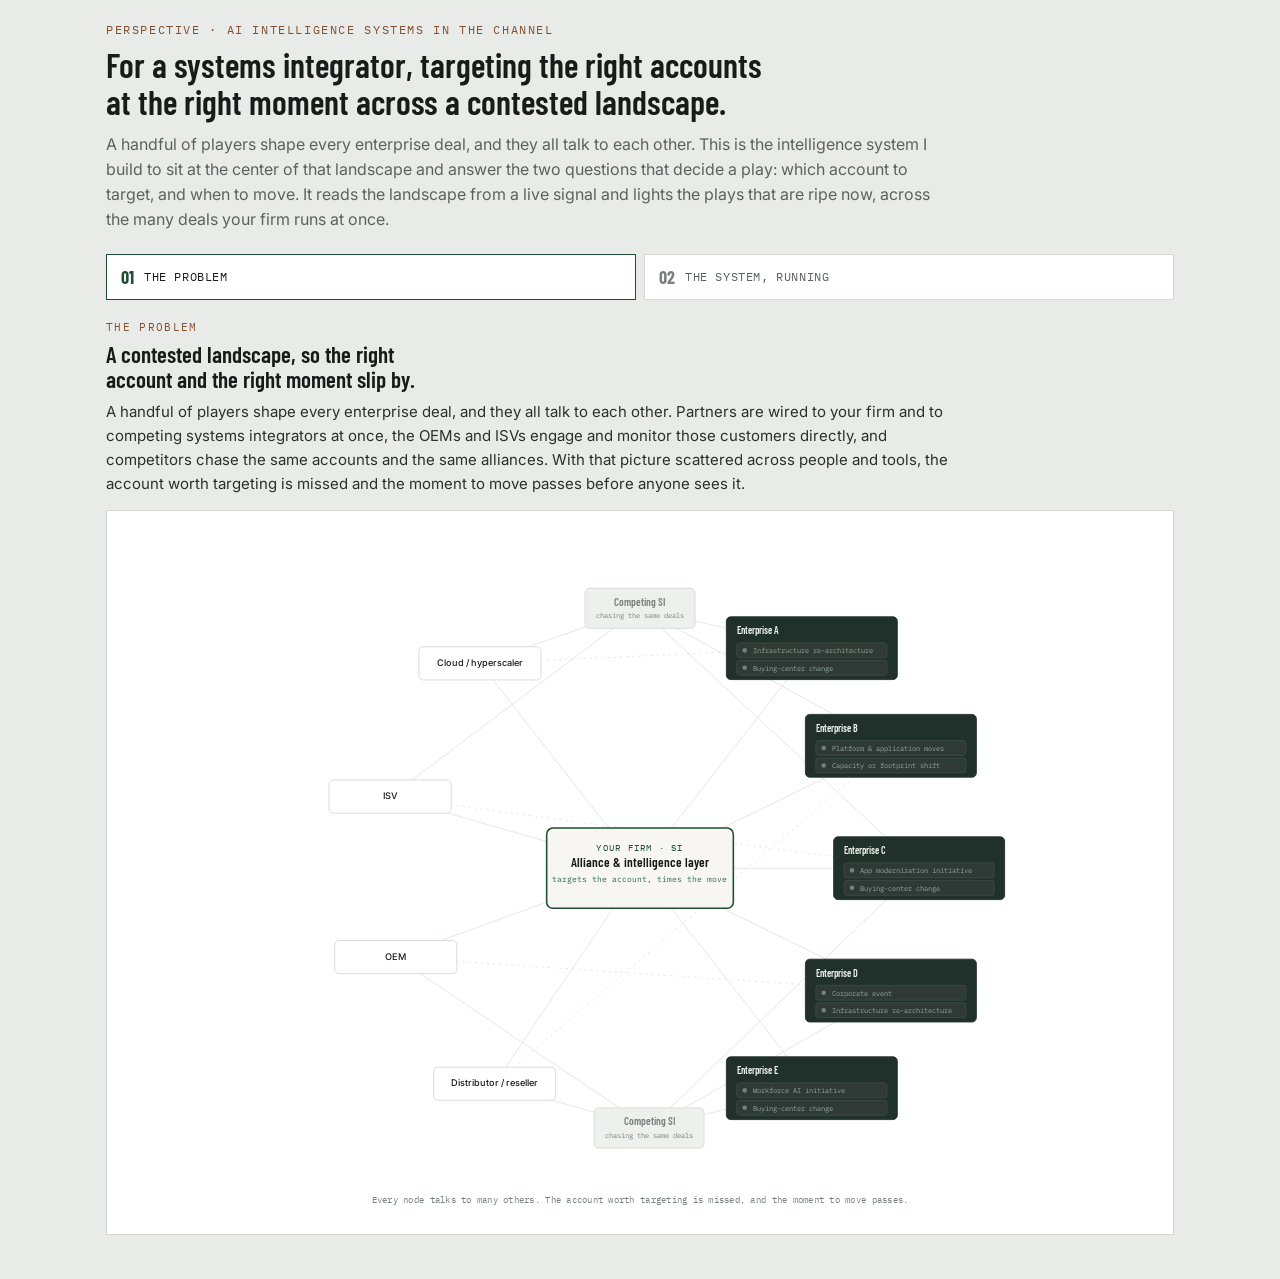
<file: channel.html>
<!doctype html><html lang="en"><head><meta charset="utf-8"><meta name="viewport" content="width=device-width, initial-scale=1">
<title>AI intelligence systems in the channel</title>
<link rel="preconnect" href="https://fonts.googleapis.com"><link rel="preconnect" href="https://fonts.gstatic.com" crossorigin>
<link href="https://fonts.googleapis.com/css2?family=Barlow+Condensed:wght@500;600;700&family=Inter:wght@400;500;600&family=IBM+Plex+Mono:wght@400;500&display=swap" rel="stylesheet">
<style>
:root{--ink:#181b1a;--graphite:#2b302e;--gray:#5b6360;--muted:#79817d;--paper:#e9ebe9;--card:#fff;--line:#d4d8d5;
--green:#1e4d34;--green2:#2c6a48;--greenwash:#eef3ef;--greenline:#cde0d3;--umber:#824f30;--umber2:#9c6741;--umberwash:#f2ebe3;--umberline:#e3d3c4;
--disp:'Barlow Condensed',sans-serif;--body:'Inter',sans-serif;--mono:'IBM Plex Mono',monospace}
*{box-sizing:border-box} body{margin:0;background:var(--paper);color:var(--ink);font-family:var(--body);-webkit-font-smoothing:antialiased}
.cwrap{max-width:1120px;margin:0 auto;padding:22px 26px 44px}
.chead .eyebrow{font-family:var(--mono);font-size:11.5px;letter-spacing:.14em;text-transform:uppercase;color:var(--umber);margin:0 0 10px}
.chead h2{font-family:var(--disp);font-weight:600;font-size:clamp(24px,3.4vw,34px);line-height:1.08;margin:0;max-width:46ch;text-wrap:balance}
.chead p.lede{color:var(--gray);font-size:16px;line-height:1.55;max-width:84ch;margin:12px 0 0;text-wrap:pretty}
.crail{display:flex;gap:8px;margin:22px 0 0;flex-wrap:wrap}
.cstep{flex:1;min-width:220px;display:flex;align-items:center;gap:10px;border:1px solid var(--line);background:var(--card);padding:11px 14px;cursor:pointer;font-family:var(--mono);text-align:left;color:var(--gray);transition:border-color .15s,color .15s}
.cstep .cnum{font-family:var(--disp);font-weight:700;font-size:18px;color:var(--muted)} .cstep .ck{font-size:12px;letter-spacing:.05em;text-transform:uppercase}
.cstep[aria-selected="true"]{border-color:var(--green);color:var(--ink)} .cstep[aria-selected="true"] .cnum{color:var(--green)}
.cnarr{margin:20px 0 6px} .cpanel{display:none} .cpanel.active{display:block}
.ceyebrow{font-family:var(--mono);font-size:11px;letter-spacing:.12em;text-transform:uppercase;color:var(--umber);margin-bottom:8px}
.cpanel h3{font-family:var(--disp);font-weight:600;font-size:23px;line-height:1.1;margin:0 0 8px;text-wrap:balance;max-width:46ch}
.cpanel p{color:var(--graphite);font-size:15px;line-height:1.6;margin:0;max-width:94ch;text-wrap:pretty}
.cviz{border:1px solid var(--line);background:var(--card);padding:10px 12px;margin-top:14px}
.chart{width:100%;height:auto;display:block;max-width:820px;margin:0 auto}
.pv{fill:var(--card);stroke:var(--line)} .pvt{font-family:var(--body);font-weight:500;font-size:10.5px;fill:var(--ink)}
.sic{fill:#eef0ee;stroke:var(--line);transition:opacity .3s} .sict{font-family:var(--disp);font-weight:600;font-size:12.5px;fill:var(--muted)} .sics{font-family:var(--mono);font-size:8px;fill:var(--muted)}
.ent{fill:#20302b;stroke:#20302b} .entt{font-family:var(--disp);font-weight:600;font-size:11.5px;fill:#eef3ef}
.sig{fill:#2a3b34;stroke:#3a4d45} .sigt{font-family:var(--mono);font-size:8px;fill:#cfe0d5} .sdot.s-um{fill:var(--umber2)} .sdot.s-gr{fill:#7fb79a}
.trigring{fill:none;stroke:var(--umber2);stroke-width:1.4;opacity:0;transition:opacity .3s}
.whynow{opacity:0;transition:opacity .3s} .whynow circle{fill:none;stroke:var(--umber2);stroke-width:1.2} .whynow path{stroke:var(--umber2);stroke-width:1.2;stroke-linecap:round;fill:none}
.ctr{fill:#f7f6f3;stroke:var(--green);stroke-width:1.8} .ctrglow{fill:none;stroke:var(--green);stroke-width:0;opacity:0;transition:stroke-width .3s,opacity .3s}
.ctrhd{font-family:var(--mono);font-size:10px;letter-spacing:.14em;fill:var(--green)} .ctrt{font-family:var(--disp);font-weight:600;font-size:15px;fill:var(--ink)} .ctrs{font-family:var(--mono);font-size:9px;fill:var(--green2)}
.web{stroke:#c4c9c4;stroke-width:1;fill:none;opacity:.5} .webd{stroke:#cbb9ab;stroke-width:1;fill:none;opacity:.5}
.route{fill:none;stroke-width:2.2;opacity:0;stroke-linejoin:round;stroke-linecap:round;stroke-dasharray:7 6}
.route.r-gr{stroke:var(--green2)} .route.r-um{stroke:var(--umber2)}
@keyframes flowG{to{stroke-dashoffset:-13}} @keyframes flowU{to{stroke-dashoffset:-13}} @keyframes flowB{to{stroke-dashoffset:-14}}
.fb{fill:none;stroke:var(--umber2);stroke-width:1.5;stroke-dasharray:2 5;stroke-linecap:round;opacity:0}
.fogband,.statecap{font-family:var(--mono);font-size:10px;letter-spacing:.03em;fill:var(--muted)} .statecap{opacity:0;fill:var(--green2)}
.web,.webd,.route,.fb,.sic,.ctrglow,.statecap,.problemonly,.trigring,.whynow{transition:opacity .3s ease}
.diagram[data-state="problem"] .problemonly{opacity:1}
.diagram[data-state="problem"] .route,.diagram[data-state="problem"] .fb,.diagram[data-state="problem"] .statecap,.diagram[data-state="problem"] .trigring,.diagram[data-state="problem"] .whynow{opacity:0}
.diagram[data-state="problem"] .sig{fill:#2f3a36} .diagram[data-state="problem"] .sigt{fill:#8fa89b} .diagram[data-state="problem"] .sdot{fill:#6f8579}
.diagram[data-state="system"] .problemonly{opacity:0}
.diagram[data-state="system"] .web,.diagram[data-state="system"] .webd{opacity:.14}
.diagram[data-state="system"] .ctrglow{opacity:.5;stroke-width:5}
.diagram[data-state="system"] .route{opacity:.95} .diagram[data-state="system"] .fb{opacity:.9}
.diagram[data-state="system"] .trigring{opacity:1} .diagram[data-state="system"] .whynow{opacity:1}
.diagram[data-state="system"] .statecap.sys-only{opacity:1}
.diagram[data-state="system"] .route.r-gr{animation:flowG 1s linear infinite} .diagram[data-state="system"] .route.r-um{animation:flowU .9s linear infinite} .diagram[data-state="system"] .fb{animation:flowB 1.1s linear infinite}
@media (prefers-reduced-motion: reduce){.route,.fb{animation:none !important}}
</style></head>
<body>
<div class="cwrap">
  <div class="chead">
    <div class="eyebrow">Perspective &middot; AI intelligence systems in the channel</div>
    <h2>For a systems integrator, targeting the right accounts at the right moment across a contested landscape.</h2>
    <p class="lede">A handful of players shape every enterprise deal, and they all talk to each other. This is the intelligence system I build to sit at the center of that landscape and answer the two questions that decide a play: which account to target, and when to move. It reads the landscape from a live signal and lights the plays that are ripe now, across the many deals your firm runs at once.</p>
  </div>
  <div class="crail" role="tablist" aria-label="Walkthrough steps"><button class="cstep" role="tab" data-s="problem" aria-selected="true"><span class="cnum">01</span><span class="ck">The problem</span></button><button class="cstep" role="tab" data-s="system" aria-selected="false"><span class="cnum">02</span><span class="ck">The system, running</span></button></div>
  <div class="cnarr"><article class="cpanel active" data-s="problem"><div class="ceyebrow">The problem</div><h3>A contested landscape, so the right account and the right moment slip by.</h3><p>A handful of players shape every enterprise deal, and they all talk to each other. Partners are wired to your firm and to competing systems integrators at once, the OEMs and ISVs engage and monitor those customers directly, and competitors chase the same accounts and the same alliances. With that picture scattered across people and tools, the account worth targeting is missed and the moment to move passes before anyone sees it.</p></article><article class="cpanel" data-s="system"><div class="ceyebrow">The system, running</div><h3>Targeting the accounts and timing the most effective outreach based on signals captured and analyzed.</h3><p>The intelligence layer sits where nothing else does, with a line of sight to every node, and it runs continuously across the many deals your firm carries at once. For each live signal it reads the landscape around the account: which partner is already inside it, which alliance your firm can bring, and whether a competing SI has moved yet. Targeting comes from that fit; timing comes from the signal. What lights up are the plays that are ripe right now, so your alliance team works the accounts that are live instead of guessing at the field.</p></article></div>
  <div class="cviz"><div class="diagram" data-state="problem"><svg viewBox="0 0 940 806" class="chart" role="img" aria-label="Radial channel map: intelligence layer at center targeting accounts and timing moves across a mesh of partners, competing SIs, and end customers"><path class="web" d="M 286.5 163.2 L 470.0 398.0" /><path class="web" d="M 183.5 315.9 L 470.0 398.0" /><path class="web" d="M 190.0 499.9 L 470.0 398.0" /><path class="web" d="M 303.4 645.1 L 470.0 398.0" /><path class="web" d="M 286.5 163.2 L 470.0 100.0" /><path class="web" d="M 183.5 315.9 L 470.0 100.0" /><path class="web" d="M 190.0 499.9 L 480.4 695.8" /><path class="web" d="M 303.4 645.1 L 480.4 695.8" /><path class="webd" d="M 286.5 163.2 L 667.0 145.8" stroke-dasharray="2 5" /><path class="webd" d="M 183.5 315.9 L 790.0 398.0" stroke-dasharray="2 5" /><path class="webd" d="M 190.0 499.9 L 757.6 538.3" stroke-dasharray="2 5" /><path class="webd" d="M 303.4 645.1 L 757.6 257.7" stroke-dasharray="2 5" /><path class="web" d="M 470.0 100.0 L 667.0 145.8" /><path class="web" d="M 470.0 100.0 L 757.6 257.7" /><path class="web" d="M 470.0 100.0 L 790.0 398.0" /><path class="web" d="M 480.4 695.8 L 790.0 398.0" /><path class="web" d="M 480.4 695.8 L 757.6 538.3" /><path class="web" d="M 480.4 695.8 L 667.0 650.2" /><path class="web" d="M 470.0 398.0 L 667.0 145.8" /><path class="web" d="M 470.0 398.0 L 757.6 257.7" /><path class="web" d="M 470.0 398.0 L 790.0 398.0" /><path class="web" d="M 470.0 398.0 L 757.6 538.3" /><path class="web" d="M 470.0 398.0 L 667.0 650.2" /><path class="route r-gr" d="M 470.0 398.0 L 286.5 163.2" data-play="1"/><path class="route r-gr" d="M 286.5 163.2 L 667.0 145.8" stroke-dasharray="2 5" data-play="1"/><path class="route r-gr" d="M 470.0 398.0 L 667.0 145.8" data-play="1"/><path class="route r-um" d="M 470.0 398.0 L 183.5 315.9" data-play="1"/><path class="route r-um" d="M 183.5 315.9 L 790.0 398.0" stroke-dasharray="2 5" data-play="1"/><path class="route r-um" d="M 470.0 398.0 L 790.0 398.0" data-play="1"/><path class="route r-gr" d="M 470.0 398.0 L 190.0 499.9" data-play="1"/><path class="route r-gr" d="M 190.0 499.9 L 757.6 538.3" stroke-dasharray="2 5" data-play="1"/><path class="route r-gr" d="M 470.0 398.0 L 757.6 538.3" data-play="1"/><path class="fb" d="M 667.0 145.8 L 470.0 398.0"/><path class="fb" d="M 790.0 398.0 L 470.0 398.0"/><path class="fb" d="M 757.6 538.3 L 470.0 398.0"/><rect class="pv" x="216.5" y="144.2" width="140" height="38" rx="5"/><text class="pvt" x="286.5" y="166.2" text-anchor="middle">Cloud / hyperscaler</text><rect class="pv" x="113.5" y="296.9" width="140" height="38" rx="5"/><text class="pvt" x="183.5" y="318.9" text-anchor="middle">ISV</text><rect class="pv" x="120.0" y="480.9" width="140" height="38" rx="5"/><text class="pvt" x="190.0" y="502.9" text-anchor="middle">OEM</text><rect class="pv" x="233.4" y="626.1" width="140" height="38" rx="5"/><text class="pvt" x="303.4" y="648.1" text-anchor="middle">Distributor / reseller</text><rect class="sic" x="407.0" y="77.0" width="126" height="46" rx="5"/><text class="sict" x="470.0" y="97.0" text-anchor="middle">Competing SI</text><text class="sics" x="470.0" y="111.0" text-anchor="middle">chasing the same deals</text><rect class="sic" x="417.4" y="672.8" width="126" height="46" rx="5"/><text class="sict" x="480.4" y="692.8" text-anchor="middle">Competing SI</text><text class="sics" x="480.4" y="706.8" text-anchor="middle">chasing the same deals</text><rect class="ent" x="569.0" y="109.8" width="196" height="72" rx="5"/><text class="entt" x="581.0" y="129.8">Enterprise A</text><rect class="sig s-gr" x="581.0" y="139.8" width="172" height="17" rx="3"/><circle class="sdot s-gr" cx="590.0" cy="148.3" r="2.6"/><text class="sigt" x="599.0" y="151.8">Infrastructure re-architecture</text><rect class="trigring" x="580.0" y="138.8" width="174" height="19" rx="3"/><g class="whynow"><circle cx="752.0" cy="148.3" r="5.4"/><path d="M752.0 148.3 L752.0 145.1"/><path d="M752.0 148.3 L754.6 149.7"/></g><rect class="sig s-um" x="581.0" y="159.8" width="172" height="17" rx="3"/><circle class="sdot s-um" cx="590.0" cy="168.3" r="2.6"/><text class="sigt" x="599.0" y="171.8">Buying-center change</text><rect class="ent" x="659.6" y="221.7" width="196" height="72" rx="5"/><text class="entt" x="671.6" y="241.7">Enterprise B</text><rect class="sig s-um" x="671.6" y="251.7" width="172" height="17" rx="3"/><circle class="sdot s-um" cx="680.6" cy="260.2" r="2.6"/><text class="sigt" x="689.6" y="263.7">Platform &amp; application moves</text><rect class="sig s-um" x="671.6" y="271.7" width="172" height="17" rx="3"/><circle class="sdot s-um" cx="680.6" cy="280.2" r="2.6"/><text class="sigt" x="689.6" y="283.7">Capacity or footprint shift</text><rect class="ent" x="692.0" y="362.0" width="196" height="72" rx="5"/><text class="entt" x="704.0" y="382.0">Enterprise C</text><rect class="sig s-gr" x="704.0" y="392.0" width="172" height="17" rx="3"/><circle class="sdot s-gr" cx="713.0" cy="400.5" r="2.6"/><text class="sigt" x="722.0" y="404.0">App modernization initiative</text><rect class="trigring" x="703.0" y="391.0" width="174" height="19" rx="3"/><g class="whynow"><circle cx="875.0" cy="400.5" r="5.4"/><path d="M875.0 400.5 L875.0 397.3"/><path d="M875.0 400.5 L877.6 401.9"/></g><rect class="sig s-um" x="704.0" y="412.0" width="172" height="17" rx="3"/><circle class="sdot s-um" cx="713.0" cy="420.5" r="2.6"/><text class="sigt" x="722.0" y="424.0">Buying-center change</text><rect class="ent" x="659.6" y="502.3" width="196" height="72" rx="5"/><text class="entt" x="671.6" y="522.3">Enterprise D</text><rect class="sig s-gr" x="671.6" y="532.3" width="172" height="17" rx="3"/><circle class="sdot s-gr" cx="680.6" cy="540.8" r="2.6"/><text class="sigt" x="689.6" y="544.3">Corporate event</text><rect class="trigring" x="670.6" y="531.3" width="174" height="19" rx="3"/><g class="whynow"><circle cx="842.6" cy="540.8" r="5.4"/><path d="M842.6 540.8 L842.6 537.6"/><path d="M842.6 540.8 L845.2 542.2"/></g><rect class="sig s-gr" x="671.6" y="552.3" width="172" height="17" rx="3"/><circle class="sdot s-gr" cx="680.6" cy="560.8" r="2.6"/><text class="sigt" x="689.6" y="564.3">Infrastructure re-architecture</text><rect class="ent" x="569.0" y="614.2" width="196" height="72" rx="5"/><text class="entt" x="581.0" y="634.2">Enterprise E</text><rect class="sig s-um" x="581.0" y="644.2" width="172" height="17" rx="3"/><circle class="sdot s-um" cx="590.0" cy="652.7" r="2.6"/><text class="sigt" x="599.0" y="656.2">Workforce AI initiative</text><rect class="sig s-um" x="581.0" y="664.2" width="172" height="17" rx="3"/><circle class="sdot s-um" cx="590.0" cy="672.7" r="2.6"/><text class="sigt" x="599.0" y="676.2">Buying-center change</text><rect class="ctrglow" x="357.0" y="346.0" width="226" height="104" rx="9"/><rect class="ctr" x="363.0" y="352.0" width="214" height="92" rx="7"/><text class="ctrhd" x="470.0" y="378.0" text-anchor="middle">YOUR FIRM · SI</text><text class="ctrt" x="470.0" y="397.0" text-anchor="middle">Alliance &amp; intelligence layer</text><text class="ctrs" x="470.0" y="414.0" text-anchor="middle">targets the account, times the move</text><g class="problemonly"><text class="fogband" x="470.0" y="782" text-anchor="middle">Every node talks to many others. The account worth targeting is missed, and the moment to move passes.</text></g><text class="statecap sys-only" x="470.0" y="782" text-anchor="middle">Running across many deals at once. Clock marks the signal that makes a play ripe now.</text></svg></div></div>
</div>
<script>
(function(){
  var rail=document.querySelector('.crail'), diag=document.querySelector('.diagram'),
      steps=[].slice.call(document.querySelectorAll('.cstep')), panels=[].slice.call(document.querySelectorAll('.cpanel'));
  function go(s){diag.setAttribute('data-state',s);
    steps.forEach(function(b){b.setAttribute('aria-selected', b.getAttribute('data-s')===s?'true':'false');});
    panels.forEach(function(p){p.classList.toggle('active', p.getAttribute('data-s')===s);});}
  rail.addEventListener('click',function(e){var b=e.target.closest('.cstep'); if(b) go(b.getAttribute('data-s'));});
  rail.addEventListener('keydown',function(e){if(e.key!=='ArrowRight'&&e.key!=='ArrowLeft')return;
    var i=steps.findIndex(function(b){return b.getAttribute('aria-selected')==='true';});
    i=(i+(e.key==='ArrowRight'?1:steps.length-1))%steps.length; go(steps[i].getAttribute('data-s')); steps[i].focus();});
})();
</script>
</body></html>
</file>
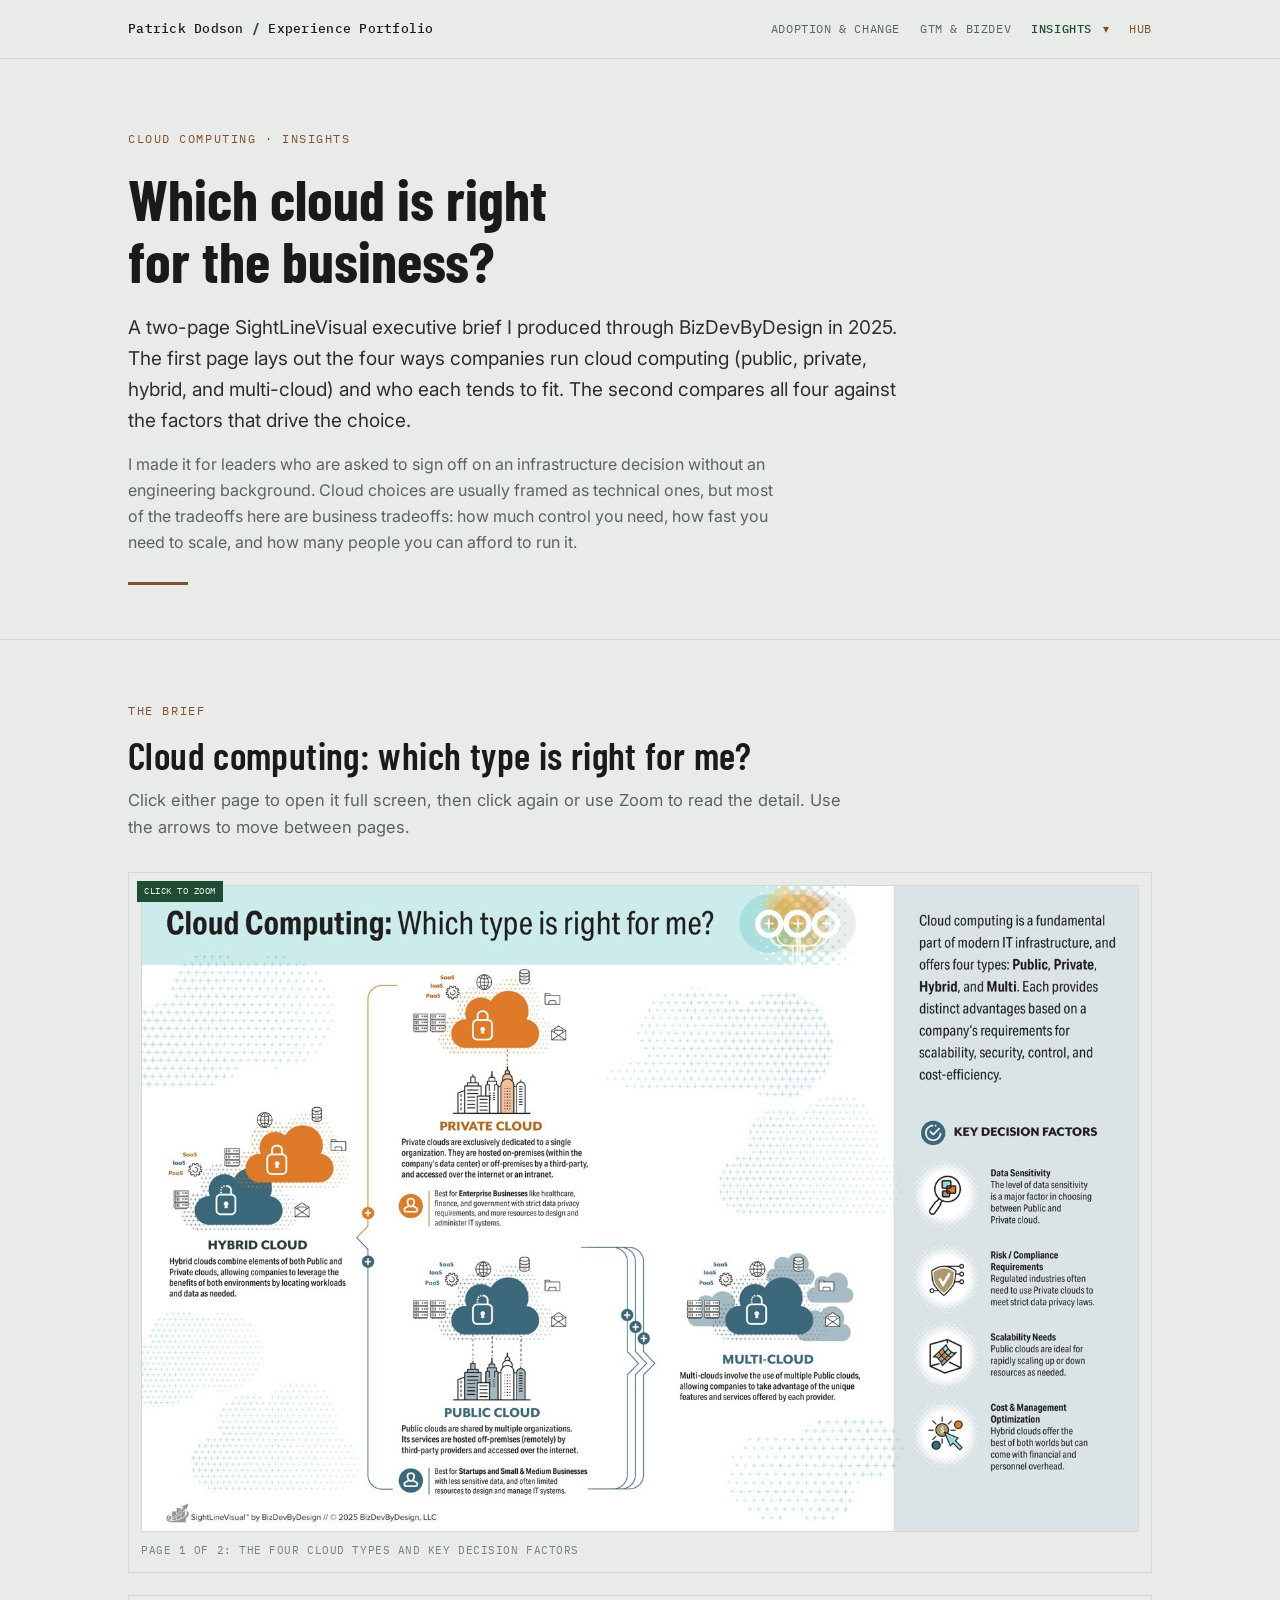
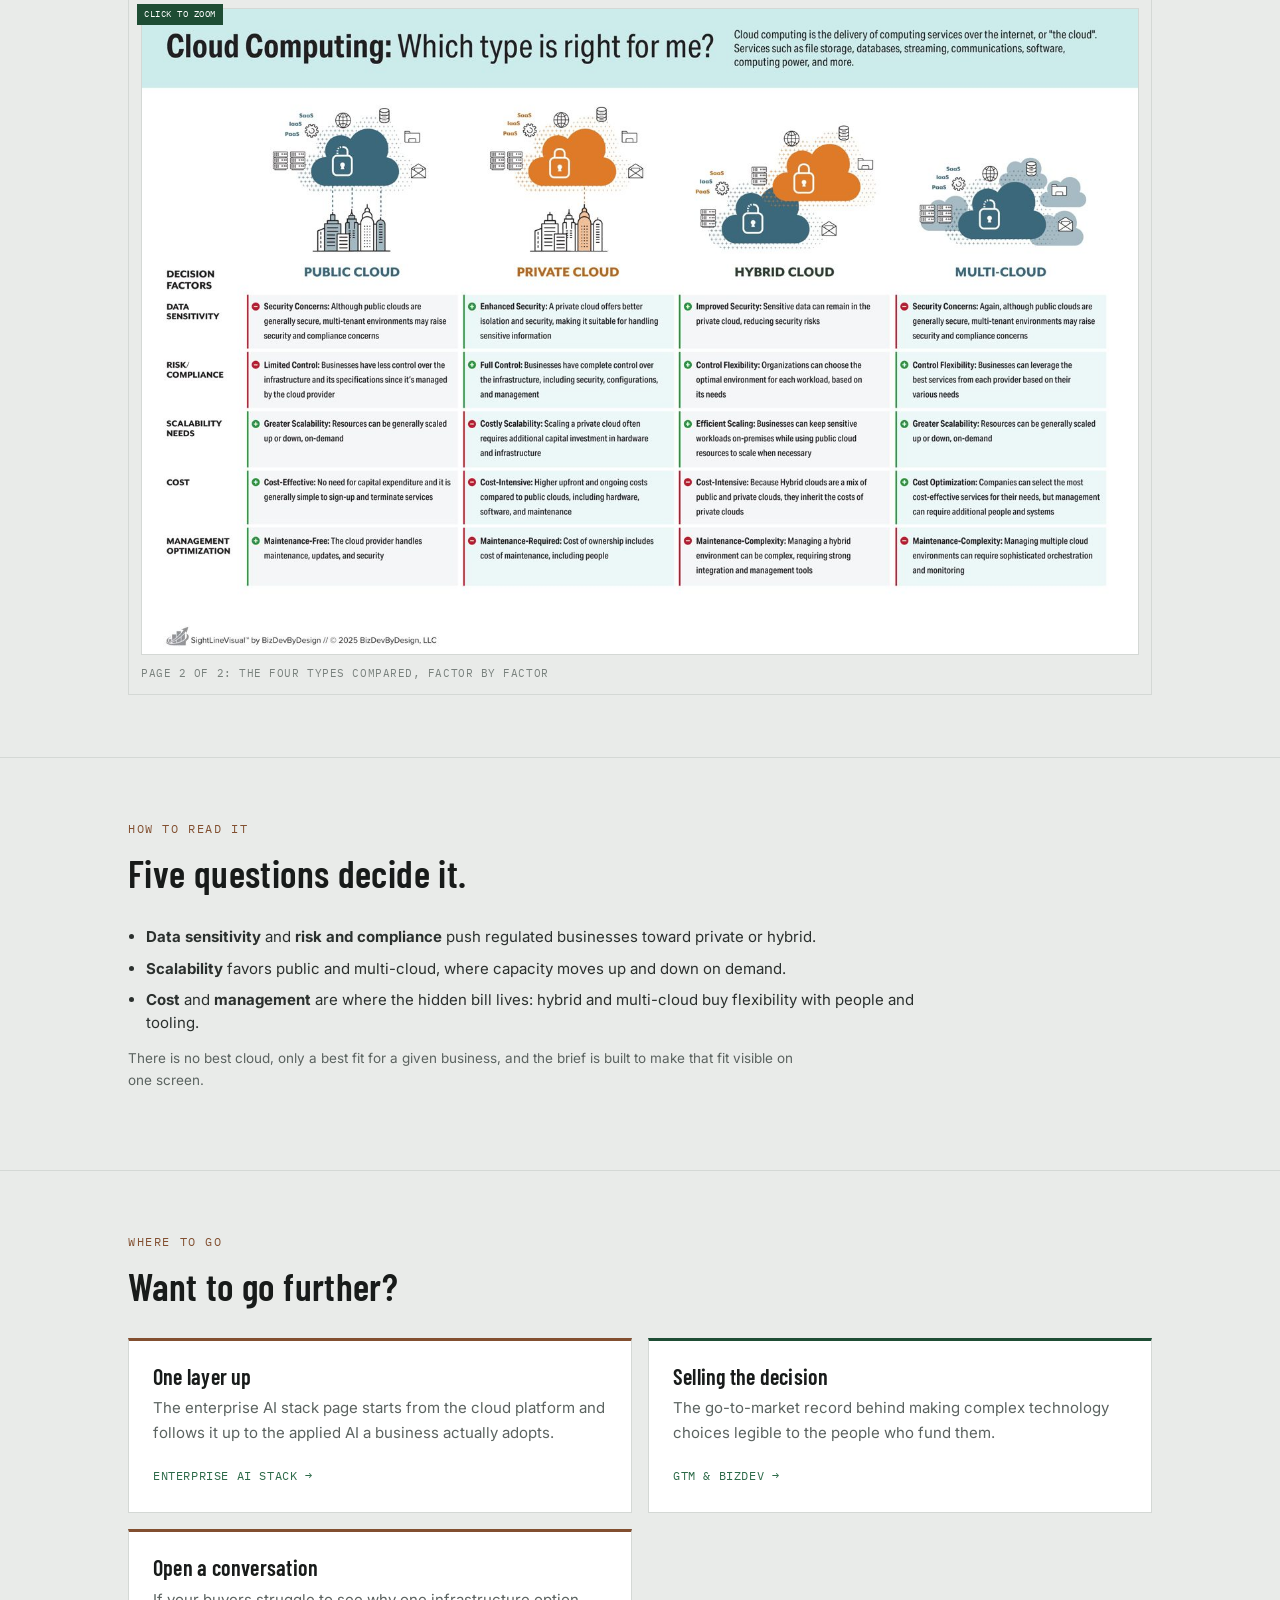
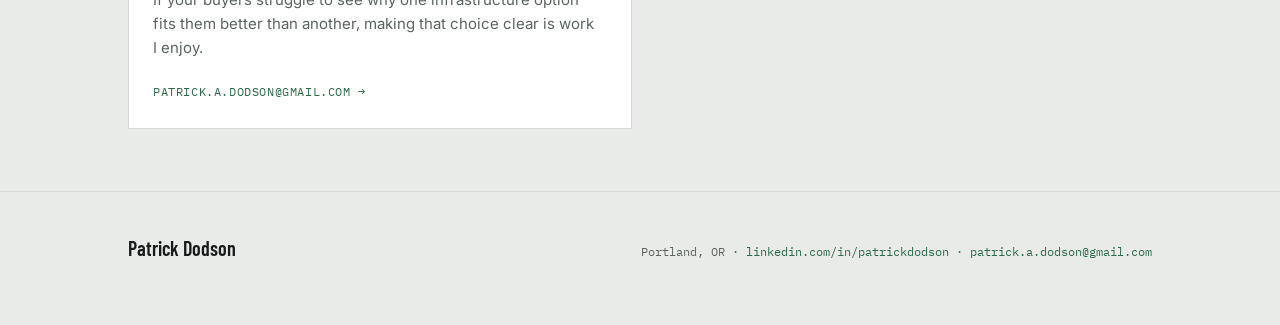
<file: cloud-computing.html>
<!DOCTYPE html>
<html lang="en">
<head>
<meta charset="utf-8">
<meta name="viewport" content="width=device-width, initial-scale=1">
<title>Patrick Dodson, Which cloud is right for the business: a SightLineVisual brief</title>
<meta name="description" content="A two-page SightLineVisual executive brief comparing public, private, hybrid, and multi-cloud against the decision factors that drive the choice.">
<link rel="preconnect" href="https://fonts.googleapis.com">
<link rel="preconnect" href="https://fonts.gstatic.com" crossorigin>
<link href="https://fonts.googleapis.com/css2?family=Barlow+Condensed:wght@500;600;700&family=Inter:wght@400;500;600&family=IBM+Plex+Mono:wght@400;500&display=swap" rel="stylesheet">
<style>
/* ===== Perspective Suite shared shell (inlined; source: assets/suite.css) ===== */
/* ============================================================
 Perspective Suite - shared shell
 Paper-and-forest design system. One frame, every page inherits.
 Page-specific diagram CSS lives in each page's own <style> block.
 ============================================================ */

:root{
 --ink:#181b1a; --graphite:#2b302e; --gray:#5b6360; --muted:#79817d;
 --paper:#e9ebe9; --card:#ffffff; --line:#d4d8d5;
 --green:#1e4d34; --green2:#2c6a48; --greenwash:#eef3ef; --greenline:#cde0d3;
 --umber:#824f30; --umber2:#9c6741; --umberwash:#f2ebe3; --umberline:#e3d3c4;
 --disp:"Barlow Condensed",Arial,sans-serif;
 --body:"Inter",Arial,sans-serif;
 --mono:"IBM Plex Mono",ui-monospace,monospace;
}
*{box-sizing:border-box}
html{scroll-behavior:smooth}
body{margin:0;background:var(--paper);color:var(--ink);font-family:var(--body);
 font-size:17px;line-height:1.62;-webkit-font-smoothing:antialiased}
a{color:var(--green2);text-decoration:none}
a:hover{text-decoration:underline}
.wrap{max-width:1080px;margin:0 auto;padding:0 28px}
h1,h2,h3,h4{font-family:var(--disp);font-weight:600;line-height:1.06;letter-spacing:.01em;margin:0;text-wrap:balance}
p{margin:0 0 16px;text-wrap:pretty}
.eyebrow{font-family:var(--mono);font-size:11.5px;letter-spacing:.14em;text-transform:uppercase;color:var(--umber);margin:0 0 14px}
.eyebrow.g{color:var(--green2)}

/* ---- top bar: shared brand + suite nav ---- */
.top{position:sticky;top:0;z-index:40;background:rgba(233,235,233,.9);
 backdrop-filter:saturate(1.1) blur(8px);border-bottom:1px solid var(--line)}
.top .wrap{display:flex;align-items:center;justify-content:space-between;height:58px;gap:16px}
.brand{font-family:var(--mono);font-size:13px;letter-spacing:.02em;color:var(--ink);font-weight:500;white-space:nowrap}
.brand b{color:var(--green)}
.brand a{color:inherit}
.brand a:hover{text-decoration:none}
.nav{display:flex;align-items:center;flex-wrap:wrap;justify-content:flex-end}
.nav a{font-family:var(--mono);font-size:12px;letter-spacing:.05em;text-transform:uppercase;color:var(--gray);margin-left:20px}
.nav a:hover{color:var(--ink);text-decoration:none}
.nav a.here{color:var(--green);font-weight:500}
.nav a.hub{color:var(--umber)}
@media(max-width:900px){.nav a{margin-left:14px;font-size:11px}}

/* "Other perspectives" dropdown (no-JS, touch-safe via <details>) */
.drop{position:relative;margin-left:20px}
.drop>summary{list-style:none;cursor:pointer;font-family:var(--mono);font-size:12px;letter-spacing:.05em;
 text-transform:uppercase;color:var(--gray);white-space:nowrap}
.drop>summary::-webkit-details-marker{display:none}
.drop>summary::after{content:" \25BE";color:var(--umber);margin-left:3px}
.drop>summary:hover{color:var(--ink)}
.drop.hascur>summary{color:var(--green);font-weight:500}
.dropmenu{position:absolute;right:0;top:calc(100% + 12px);background:var(--card);border:1px solid var(--line);
 min-width:210px;padding:6px 0;box-shadow:0 8px 28px rgba(24,27,26,.12);z-index:50}
.dropmenu a{display:block;margin:0;padding:10px 16px;font-family:var(--mono);font-size:12px;letter-spacing:.04em;
 text-transform:uppercase;color:var(--gray)}
.dropmenu a:hover{background:var(--greenwash);color:var(--ink);text-decoration:none}
.dropmenu a.here{color:var(--green);font-weight:500}
@media(max-width:900px){.drop{margin-left:14px}.drop>summary{font-size:11px}}

/* ---- hero ---- */
.hero{padding:70px 0 54px;border-bottom:1px solid var(--line)}
.hero .kicker{font-family:var(--mono);font-size:12px;letter-spacing:.13em;text-transform:uppercase;color:var(--umber);margin-bottom:20px}
.hero h1{font-size:clamp(34px,5.6vw,58px);font-weight:700;letter-spacing:0;max-width:20ch}
.hero .lede{font-size:19px;max-width:66ch;margin-top:22px;color:var(--graphite)}
.hero .lede2{font-size:16px;max-width:66ch;margin-top:14px;color:var(--gray)}
.hero .rule{width:60px;height:3px;background:var(--umber);margin:26px 0 0}
.hero .disciplines{display:flex;flex-wrap:wrap;gap:8px;margin-top:26px}
.hero .disciplines span{font-family:var(--mono);font-size:11px;letter-spacing:.04em;text-transform:uppercase;color:var(--gray);
 background:var(--card);border:1px solid var(--line);border-radius:2px;padding:5px 11px}

/* ---- section shell ---- */
section{padding:62px 0;border-bottom:1px solid var(--line)}
.sec-head{max-width:80ch;margin-bottom:32px}
.sec-head h2{font-size:clamp(26px,3.6vw,38px);font-weight:600}
.sec-head .sub{color:var(--gray);margin-top:12px;font-size:16.5px;max-width:72ch}

/* ---- diagram shell (site convention) ---- */
.dwrap{border:1px solid var(--line);background:var(--card);padding:26px 26px 28px;margin:6px 0 4px}
.dcap{font-family:var(--mono);font-size:11px;letter-spacing:.08em;text-transform:uppercase;color:var(--gray);margin-bottom:22px}
.dcap b{color:var(--umber)}
.note{font-family:var(--mono);font-size:11px;color:var(--muted);letter-spacing:.02em;margin-top:20px;max-width:72ch;line-height:1.6}

/* ---- reusable POV callout pair (opinionated vs observer) ---- */
.pair{display:grid;grid-template-columns:1fr 1fr;gap:16px;margin-top:26px}
@media(max-width:680px){.pair{grid-template-columns:1fr}}
.pcard{background:var(--paper);border:1px solid var(--line);border-top:3px solid var(--green);padding:20px 22px}
.pcard.um{border-top-color:var(--umber)}
.pcard .lab{font-family:var(--mono);font-size:10px;letter-spacing:.1em;text-transform:uppercase;color:var(--muted);margin-bottom:8px}
.pcard h4{font-family:var(--disp);font-weight:600;font-size:19px;color:var(--ink);margin-bottom:8px}
.pcard p{font-size:14px;color:var(--graphite);line-height:1.55;margin:0}
.implic{margin-top:16px;background:var(--umberwash);border:1px solid var(--umberline);border-radius:2px;padding:22px 26px}
.implic .lab{font-family:var(--mono);font-size:10px;letter-spacing:.1em;text-transform:uppercase;color:var(--umber);margin-bottom:8px}
.implic p{font-size:15px;color:var(--graphite);line-height:1.6;margin:0}
.implic.g{background:var(--greenwash);border-color:var(--greenline)}
.implic.g .lab{color:var(--green2)}

/* ---- the POV "sermon" block (first-person, opinionated) ---- */
.pov{max-width:76ch}
.pov p{font-size:17px;color:var(--graphite);margin:0 0 18px}
.pov p strong{color:var(--ink);font-weight:600}
.povmark{border-left:3px solid var(--umber);background:var(--umberwash);padding:20px 24px;margin:8px 0 24px}
.povmark p{margin:0;font-size:17px;color:var(--graphite)}
.povmark.g{border-left-color:var(--green);background:var(--greenwash)}

/* ---- reusable maturity / readiness ladder ---- */
.mat{display:flex;flex-direction:column;gap:6px}
.stage{display:grid;grid-template-columns:44px 1fr;gap:16px;background:var(--paper);border:1px solid var(--line);padding:16px 18px;align-items:start}
.stage .sn{font-family:var(--disp);font-weight:700;font-size:26px;color:var(--muted);line-height:1;text-align:center}
.stage .sname{font-family:var(--disp);font-weight:600;font-size:19px;color:var(--ink);margin-bottom:4px}
.stage .slook{font-size:14px;color:var(--graphite);line-height:1.5;margin:0 0 8px}
.stage .snext{font-family:var(--mono);font-size:11px;letter-spacing:.02em;color:var(--gray);line-height:1.45}
.stage .snext b{color:var(--umber);font-weight:500}
.stage.top{border-color:var(--greenline);background:var(--greenwash);border-left:3px solid var(--green)}
.stage.top .sn{color:var(--green)}
.stage.top .snext b{color:var(--green2)}

/* ---- generic content cards (record, method) ---- */
.grid{display:grid;grid-template-columns:1fr 1fr;gap:16px;margin-top:8px}
@media(max-width:720px){.grid{grid-template-columns:1fr}}
.gcard{border:1px solid var(--line);background:var(--card);border-top:3px solid var(--green);padding:22px 24px}
.gcard.um{border-top-color:var(--umber)}
.gcard .tag{font-family:var(--mono);font-size:10px;letter-spacing:.1em;text-transform:uppercase;color:var(--muted);margin-bottom:10px}
.gcard h3{font-family:var(--disp);font-weight:600;font-size:21px;color:var(--ink);margin-bottom:8px}
.gcard p{font-size:14.5px;color:var(--graphite);line-height:1.55;margin:0}
.gcard .metrics{display:flex;gap:24px;margin-top:16px;flex-wrap:wrap}
.gcard .metric b{font-family:var(--disp);font-weight:700;font-size:22px;color:var(--green);display:block;line-height:1.1}
.gcard.um .metric b{color:var(--umber)}
.gcard .metric span{font-family:var(--mono);font-size:10px;letter-spacing:.04em;text-transform:uppercase;color:var(--muted)}

/* ---- where to go ---- */
.routes{display:grid;grid-template-columns:1fr 1fr;gap:16px;margin-top:8px}
@media(max-width:680px){.routes{grid-template-columns:1fr}}
.route{border:1px solid var(--line);background:var(--card);padding:24px}
.route.umber{border-top:3px solid var(--umber)}
.route.green{border-top:3px solid var(--green)}
.route h3{font-family:var(--disp);font-weight:600;font-size:22px;margin-bottom:8px}
.route p{font-size:15px;color:var(--gray);margin-bottom:16px}
.route .go{font-family:var(--mono);font-size:12px;letter-spacing:.05em;text-transform:uppercase;color:var(--green2)}

/* ---- footer ---- */
footer{padding:40px 0 60px}
footer .fx{display:flex;flex-wrap:wrap;justify-content:space-between;gap:16px;align-items:baseline}
footer .fname{font-family:var(--disp);font-weight:600;font-size:20px;color:var(--ink)}
footer .fmeta{font-family:var(--mono);font-size:12px;color:var(--gray)}

/* ---- shared pill component (layer stacks) ---- */
.pills{display:flex;flex-wrap:wrap;gap:4px}
.pill{font-family:var(--body);font-size:11.5px;padding:3px 9px;border-radius:2px;background:var(--card);color:var(--graphite);border:1px solid var(--line)}
.pill.hl{background:var(--umberwash);border-color:var(--umberline);color:var(--umber);font-weight:600}
.pill.g{background:var(--greenwash);border-color:var(--greenline);color:var(--green);font-weight:600}

</style>
<style>
 /* SightLineVisual brief pages */
 .brief{display:grid;gap:22px}
 .brief figure{margin:0;background:var(--paper);border:1px solid var(--line);padding:12px}
 .brief figure img{display:block;width:100%;height:auto;border:1px solid var(--line);background:#fff}
 .brief figcaption{font-family:var(--mono);font-size:11px;letter-spacing:.05em;text-transform:uppercase;color:var(--muted);margin-top:10px}
 .brief-note{font-size:13.5px;color:var(--gray);margin-top:14px;max-width:76ch}
 .readlist{margin:6px 0 0;padding-left:18px;max-width:76ch}
 .readlist li{font-size:15px;color:var(--graphite);line-height:1.55;margin-bottom:8px}
</style>
</head>
<body>

<div class="top">
 <div class="wrap">
 <div class="brand"><a href="index.html">Patrick&nbsp;Dodson&nbsp;<b>/</b>&nbsp;Experience&nbsp;Portfolio</a></div>
 <nav class="nav">
 <a href="adoption-change.html">Adoption &amp; Change</a>
 <a href="gtm-bizdev.html">GTM &amp; BizDev</a>
 <details class="drop hascur">
 <summary>Insights</summary>
 <div class="dropmenu">
 <a href="data-analytics.html">Data &amp; Analytics</a>
 <a href="ai-factory.html">AI Factory</a>
 <a href="enterprise-ai-stack.html">Enterprise AI Stack</a>
 <a href="ai-retail.html">AI in Retail</a>
 <a href="cloud-computing.html" class="here">Cloud Computing</a>
 </div>
 </details>
 <a href="index.html" class="hub">Hub</a>
 </nav>
 </div>
</div>

<!-- HERO -->
<header class="hero">
 <div class="wrap">
 <div class="kicker">Cloud Computing &middot; Insights</div>
 <h1>Which cloud is right for the business?</h1>
 <p class="lede">A two-page SightLineVisual executive brief I produced through BizDevByDesign in 2025. The first page lays out the four ways companies run cloud computing (public, private, hybrid, and multi-cloud) and who each tends to fit. The second compares all four against the factors that drive the choice.</p>
 <p class="lede2">I made it for leaders who are asked to sign off on an infrastructure decision without an engineering background. Cloud choices are usually framed as technical ones, but most of the tradeoffs here are business tradeoffs: how much control you need, how fast you need to scale, and how many people you can afford to run it.</p>
 <div class="rule"></div>
 </div>
</header>

<section id="brief">
 <div class="wrap">
 <div class="sec-head">
 <div class="eyebrow">The brief</div>
 <h2>Cloud computing: which type is right for me?</h2>
 <p class="sub">Click either page to open it full screen, then click again or use Zoom to read the detail. Use the arrows to move between pages.</p>
 </div>
 <div class="brief lbable lbgroup">
 <figure data-full="assets/img/slv/cloud-1.jpg" data-lbhint="Click to zoom"><img loading="lazy" src="assets/img/slv/cloud-1_t.jpg" alt="Cloud Computing: Which type is right for me? Page 1, the four cloud types"><figcaption>Page 1 of 2: the four cloud types and key decision factors</figcaption></figure>
 <figure data-full="assets/img/slv/cloud-2.jpg" data-lbhint="Click to zoom"><img loading="lazy" src="assets/img/slv/cloud-2_t.jpg" alt="Cloud Computing: Which type is right for me? Page 2, comparison by decision factor"><figcaption>Page 2 of 2: the four types compared, factor by factor</figcaption></figure>
 </div>
 </div>
</section>

<section id="read">
 <div class="wrap">
 <div class="sec-head">
 <div class="eyebrow">How to read it</div>
 <h2>Five questions decide it.</h2>
 </div>
 <ul class="readlist">
 <li><b>Data sensitivity</b> and <b>risk and compliance</b> push regulated businesses toward private or hybrid.</li>
 <li><b>Scalability</b> favors public and multi-cloud, where capacity moves up and down on demand.</li>
 <li><b>Cost</b> and <b>management</b> are where the hidden bill lives: hybrid and multi-cloud buy flexibility with people and tooling.</li>
 </ul>
 <p class="brief-note">There is no best cloud, only a best fit for a given business, and the brief is built to make that fit visible on one screen.</p>
 </div>
</section>

<!-- WHERE TO GO -->
<section id="talk">
 <div class="wrap">
 <div class="sec-head">
 <div class="eyebrow">Where to go</div>
 <h2>Want to go further?</h2>
 </div>
 <div class="routes">
 <div class="route umber">
 <h3>One layer up</h3>
 <p>The enterprise AI stack page starts from the cloud platform and follows it up to the applied AI a business actually adopts.</p>
 <a class="go" href="enterprise-ai-stack.html">Enterprise AI stack &rarr;</a>
 </div>
 <div class="route green">
 <h3>Selling the decision</h3>
 <p>The go-to-market record behind making complex technology choices legible to the people who fund them.</p>
 <a class="go" href="gtm-bizdev.html">GTM &amp; BizDev &rarr;</a>
 </div>
 </div>
 <div class="routes" style="margin-top:16px">
 <div class="route umber">
 <h3>Open a conversation</h3>
 <p>If your buyers struggle to see why one infrastructure option fits them better than another, making that choice clear is work I enjoy.</p>
 <a class="go" href="mailto:patrick.a.dodson@gmail.com">patrick.a.dodson@gmail.com &rarr;</a>
 </div>
 </div>
 </div>
</section>

<footer>
 <div class="wrap fx">
 <div class="fname">Patrick Dodson</div>
 <div class="fmeta">Portland, OR &middot; <a href="https://www.linkedin.com/in/patrickdodson" target="_blank" rel="noopener">linkedin.com/in/patrickdodson</a> &middot; <a href="mailto:patrick.a.dodson@gmail.com">patrick.a.dodson@gmail.com</a></div>
 </div>
</footer>

<style>
/* ---- figure lightbox + paged viewer ---- */
.cm-content figure,.lbable figure{cursor:zoom-in;position:relative}
.cm-content figure:hover img,.lbable figure:hover img{border-color:var(--gray)}
.cm-content figure[data-lbhint]::after,.lbable figure[data-lbhint]::after{content:attr(data-lbhint);position:absolute;left:8px;top:8px;font-family:var(--mono);font-size:9px;letter-spacing:.06em;text-transform:uppercase;background:var(--green);color:#fff;padding:3px 7px;pointer-events:none}
.lb{position:fixed;inset:0;z-index:120;display:none;flex-direction:column;background:rgba(18,21,20,.94);color:#e9ebe9}
.lb[data-open="true"]{display:flex}
.lb-bar{display:flex;align-items:center;gap:10px;padding:10px 16px;font-family:var(--mono);font-size:11.5px;letter-spacing:.04em;flex:none}
.lb-count{color:#aab2ae;min-width:64px}
.lb-cap{flex:1;color:#e9ebe9;overflow:hidden;text-overflow:ellipsis;white-space:nowrap}
.lb button{font-family:var(--mono);font-size:11px;text-transform:uppercase;letter-spacing:.05em;background:transparent;color:#e9ebe9;border:1px solid #4a524e;padding:6px 11px;cursor:pointer}
.lb button:hover{border-color:#e9ebe9}
.lb-stage{flex:1;min-height:0;overflow:auto;display:flex;align-items:center;justify-content:center;position:relative;cursor:zoom-in}
.lb-stage img{display:block;max-width:calc(100vw - 120px);max-height:100%;width:auto;height:auto;background:#fff;-webkit-user-select:none;user-select:none}
.lb.zoomed .lb-stage{align-items:flex-start;justify-content:flex-start;cursor:zoom-out}
.lb.zoomed .lb-stage img{max-width:none;max-height:none;margin:0 auto}
.lb-nav{position:fixed;top:50%;transform:translateY(-50%);font-size:22px!important;padding:14px 12px!important;background:rgba(18,21,20,.6)!important;z-index:2}
.lb-prev{left:10px}.lb-next{right:10px}
.lb-strip{flex:none;display:flex;gap:6px;overflow-x:auto;padding:8px 16px 12px}
.lb-strip:empty{display:none}
.lb-strip img{height:58px;width:auto;border:2px solid transparent;opacity:.6;cursor:pointer;flex:none;background:#fff}
.lb-strip img.cur{border-color:#e9ebe9;opacity:1}
.lb-strip .lb-sep{flex:none;align-self:center;font-family:var(--mono);font-size:10px;color:#aab2ae;padding:0 6px;text-transform:uppercase}
@media(max-width:640px){.lb-stage img{max-width:100vw}.lb-cap{white-space:normal}.lb-nav{padding:10px 8px!important}}
</style>
<div class="lb" id="lb" role="dialog" aria-modal="true" aria-label="Image viewer">
 <div class="lb-bar"><span class="lb-count"></span><span class="lb-cap"></span><button class="lb-zoom" type="button">Zoom</button><button class="lb-x" type="button">Close &times;</button></div>
 <div class="lb-stage"><img alt=""></div>
 <button class="lb-nav lb-prev" type="button" aria-label="Previous">&lsaquo;</button><button class="lb-nav lb-next" type="button" aria-label="Next">&rsaquo;</button>
 <div class="lb-strip"></div>
</div>
<script>
(function(){
 var G=window.LB_SETS||{}, lb=document.getElementById('lb'); if(!lb)return;
 var img=lb.querySelector('.lb-stage img'), stage=lb.querySelector('.lb-stage'), cap=lb.querySelector('.lb-cap'), cnt=lb.querySelector('.lb-count'), strip=lb.querySelector('.lb-strip'), prev=lb.querySelector('.lb-prev'), next=lb.querySelector('.lb-next');
 var items=[], i=0, prevOverflow='', opener=null;
 function show(k){
  i=(k+items.length)%items.length; var it=items[i];
  lb.classList.remove('zoomed'); img.src=it.src; img.alt=it.cap||''; cap.textContent=it.cap||''; cnt.textContent=(i+1)+' / '+items.length;
  var multi=items.length>1; prev.style.display=next.style.display=multi?'':'none';
  var ts=strip.querySelectorAll('img'); for(var n=0;n<ts.length;n++){ts[n].classList.toggle('cur',+ts[n].dataset.k===i);}
  var c=strip.querySelector('img.cur'); if(c)c.scrollIntoView({block:'nearest',inline:'center'});
  stage.scrollTop=0; stage.scrollLeft=0;
 }
 function open(list,k,from){
  items=list; opener=from||null; strip.innerHTML='';
  if(list.length>8){ var lastGroup=null; list.forEach(function(it,n){ if(it.group&&it.group!==lastGroup){var s=document.createElement('span');s.className='lb-sep';s.textContent=it.group;strip.appendChild(s);lastGroup=it.group;} var t=document.createElement('img'); t.loading='lazy'; t.src=it.thumb||it.src; t.alt=''; t.dataset.k=n; strip.appendChild(t);}); }
  prevOverflow=document.body.style.overflow; document.body.style.overflow='hidden'; lb.setAttribute('data-open','true'); show(k||0); lb.querySelector('.lb-x').focus();
 }
 function close(){ lb.removeAttribute('data-open'); img.removeAttribute('src'); document.body.style.overflow=prevOverflow; if(opener&&opener.focus)opener.focus(); }
 function fromFigure(fig){
  if(fig.dataset.lbset&&G[fig.dataset.lbset]) return {list:G[fig.dataset.lbset],k:+(fig.dataset.idx||0)};
  var scope=fig.closest('.cm-content,.lbgroup')||fig.parentNode, figs=[].slice.call(scope.querySelectorAll('figure')).filter(function(f){return !f.dataset.lbset&&f.querySelector('img');});
  var list=figs.map(function(f){var im=f.querySelector('img'), fc=f.querySelector('figcaption'); return {src:f.dataset.full||im.getAttribute('src'),cap:fc?fc.textContent:(im.alt||'')};});
  return {list:list,k:Math.max(0,figs.indexOf(fig))};
 }
 document.addEventListener('click',function(e){
  var fig=e.target.closest&&e.target.closest('.cm-content figure,.lbable figure,[data-lbopen]'); if(!fig||lb.contains(fig))return;
  if(fig.hasAttribute('data-lbopen')){e.preventDefault(); var s=G[fig.getAttribute('data-lbopen')]; if(s)open(s,+(fig.dataset.idx||0),fig); return;}
  if(!fig.querySelector('img'))return; e.stopPropagation(); var r=fromFigure(fig); open(r.list,r.k,fig);
 });
 strip.addEventListener('click',function(e){ if(e.target.dataset&&e.target.dataset.k!=null)show(+e.target.dataset.k); });
 prev.addEventListener('click',function(){show(i-1);}); next.addEventListener('click',function(){show(i+1);});
 lb.querySelector('.lb-x').addEventListener('click',close);
 lb.querySelector('.lb-zoom').addEventListener('click',function(){lb.classList.toggle('zoomed');});
 stage.addEventListener('click',function(e){ if(e.target===img)lb.classList.toggle('zoomed'); else if(!lb.classList.contains('zoomed'))close(); });
 window.addEventListener('keydown',function(e){
  if(lb.getAttribute('data-open')!=='true')return;
  if(e.key==='Escape'){e.stopPropagation();e.preventDefault();close();}
  else if(e.key==='ArrowRight'){e.stopPropagation();show(i+1);} else if(e.key==='ArrowLeft'){e.stopPropagation();show(i-1);}
 },true);
})();
</script>
<script>document.querySelectorAll("[data-lbopen]").forEach(function(b){b.addEventListener("keydown",function(e){if(e.key==="Enter"||e.key===" "){e.preventDefault();b.click();}});});</script>
</body>
</html>
</file>
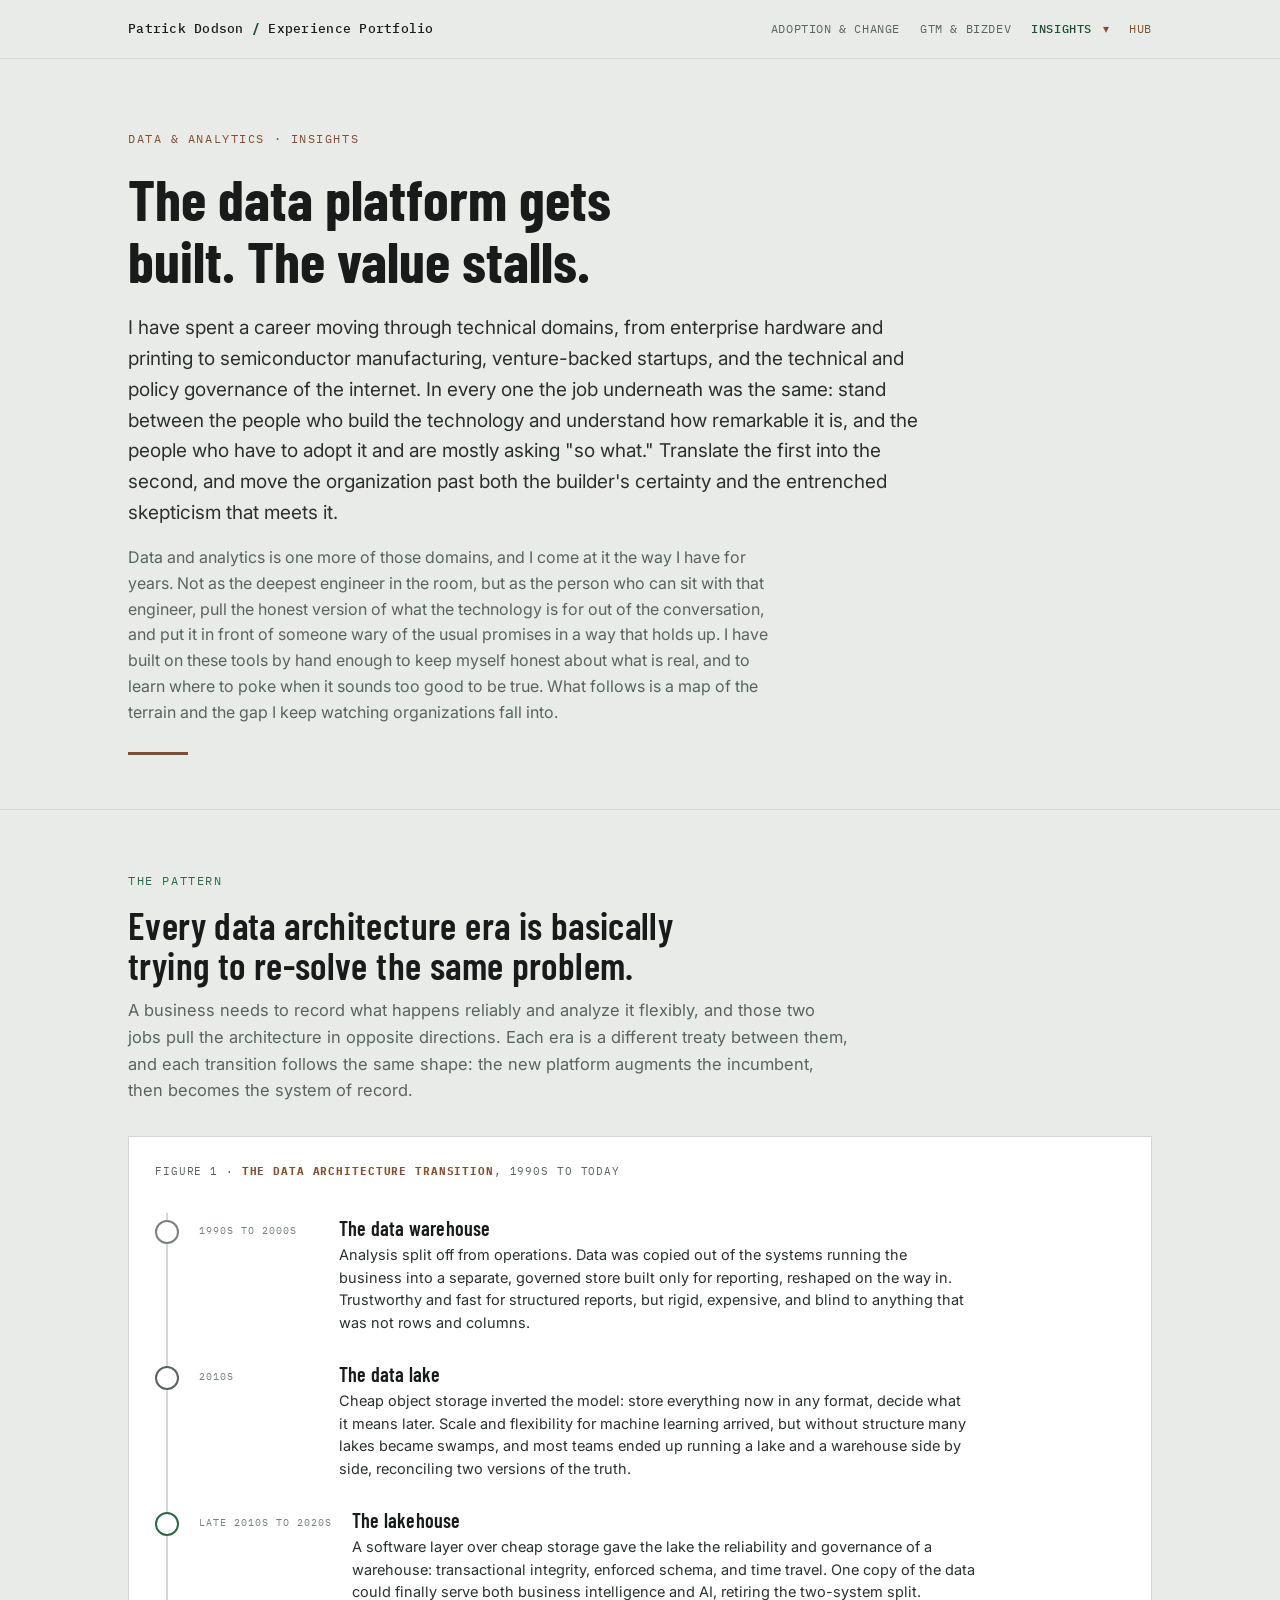
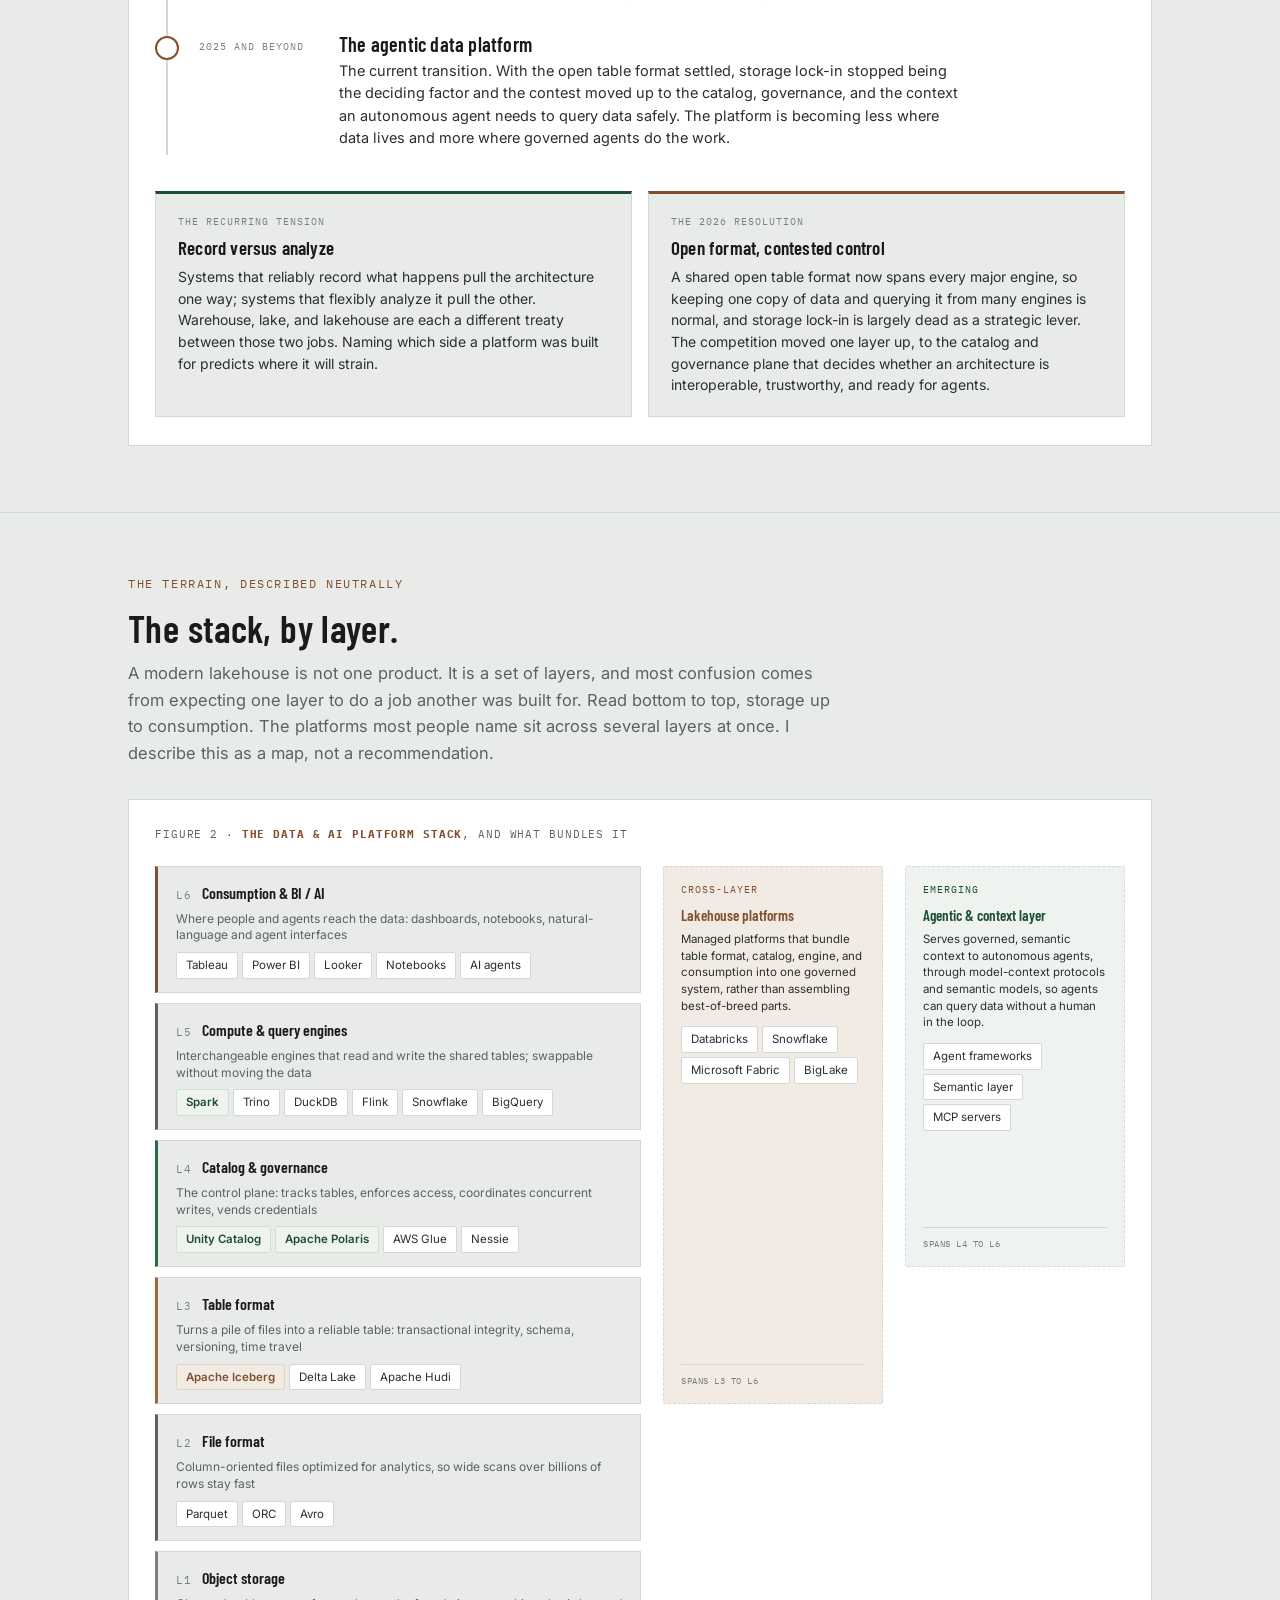
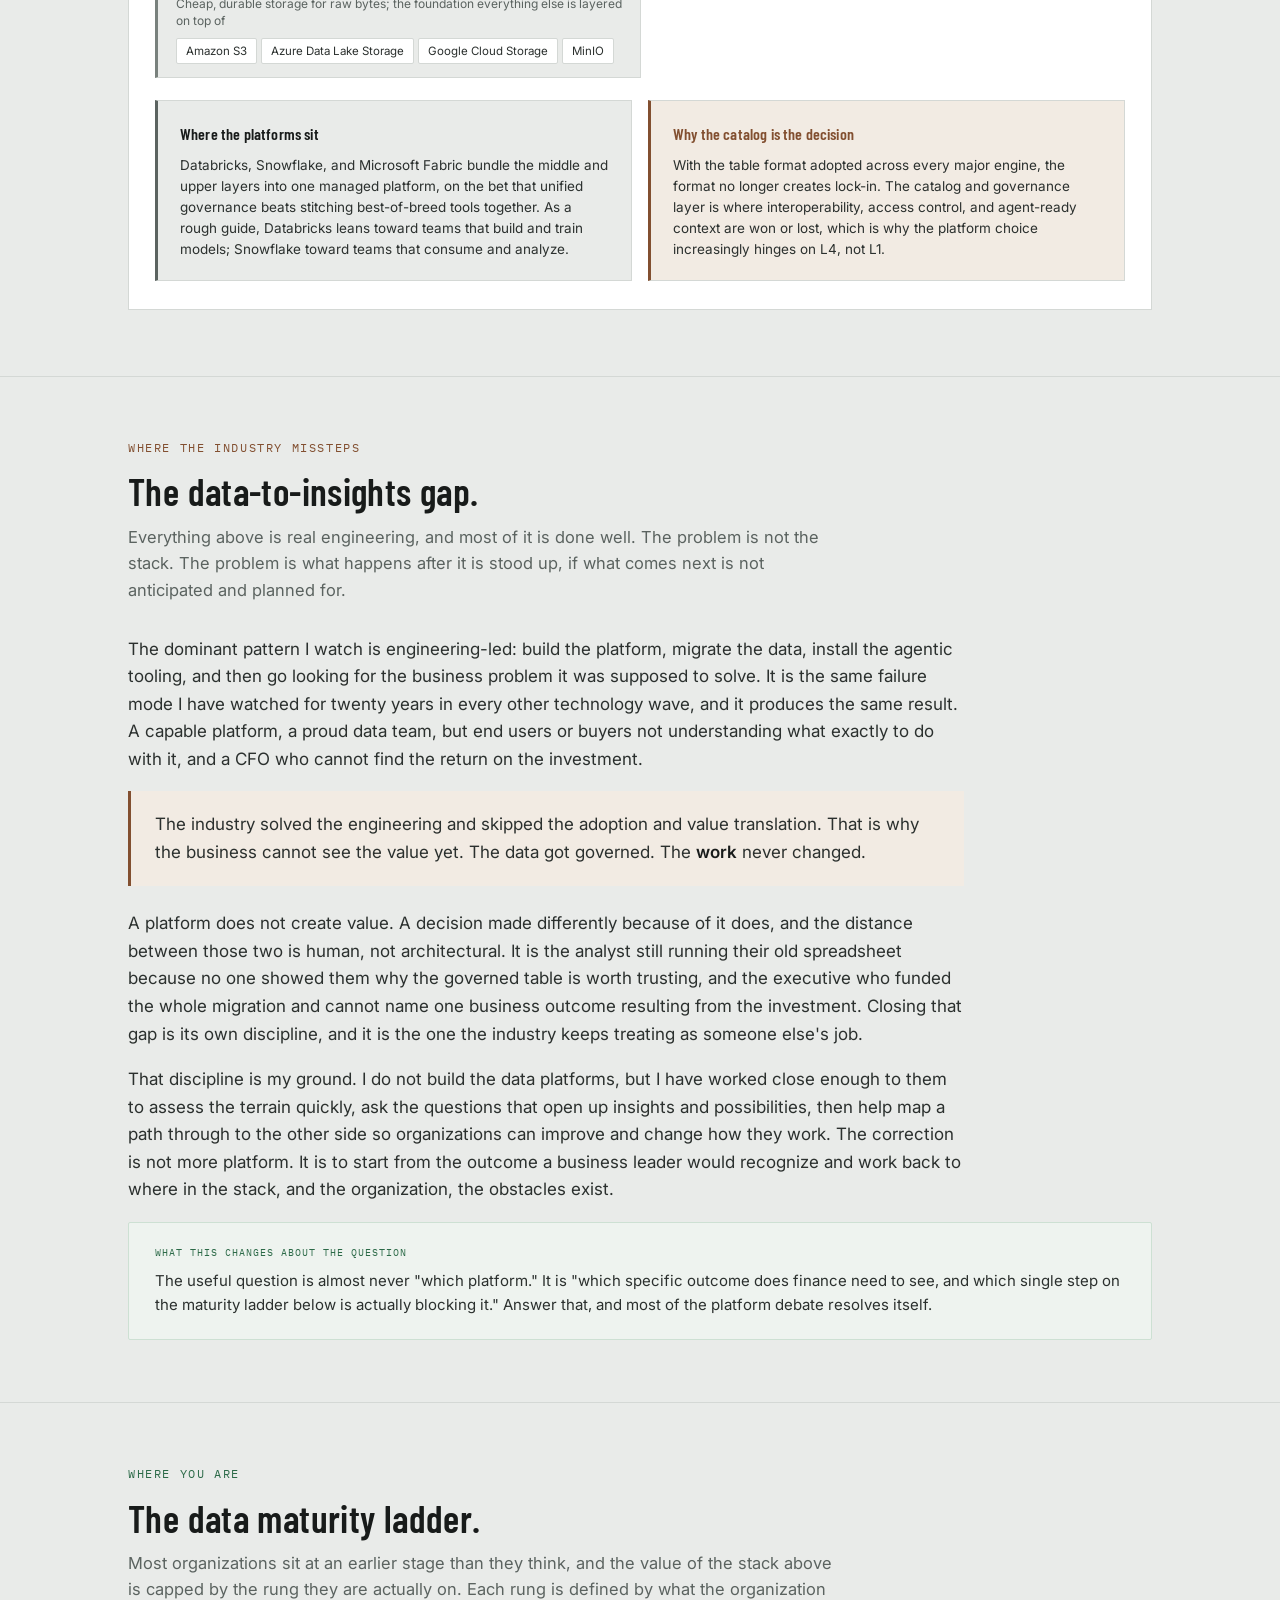
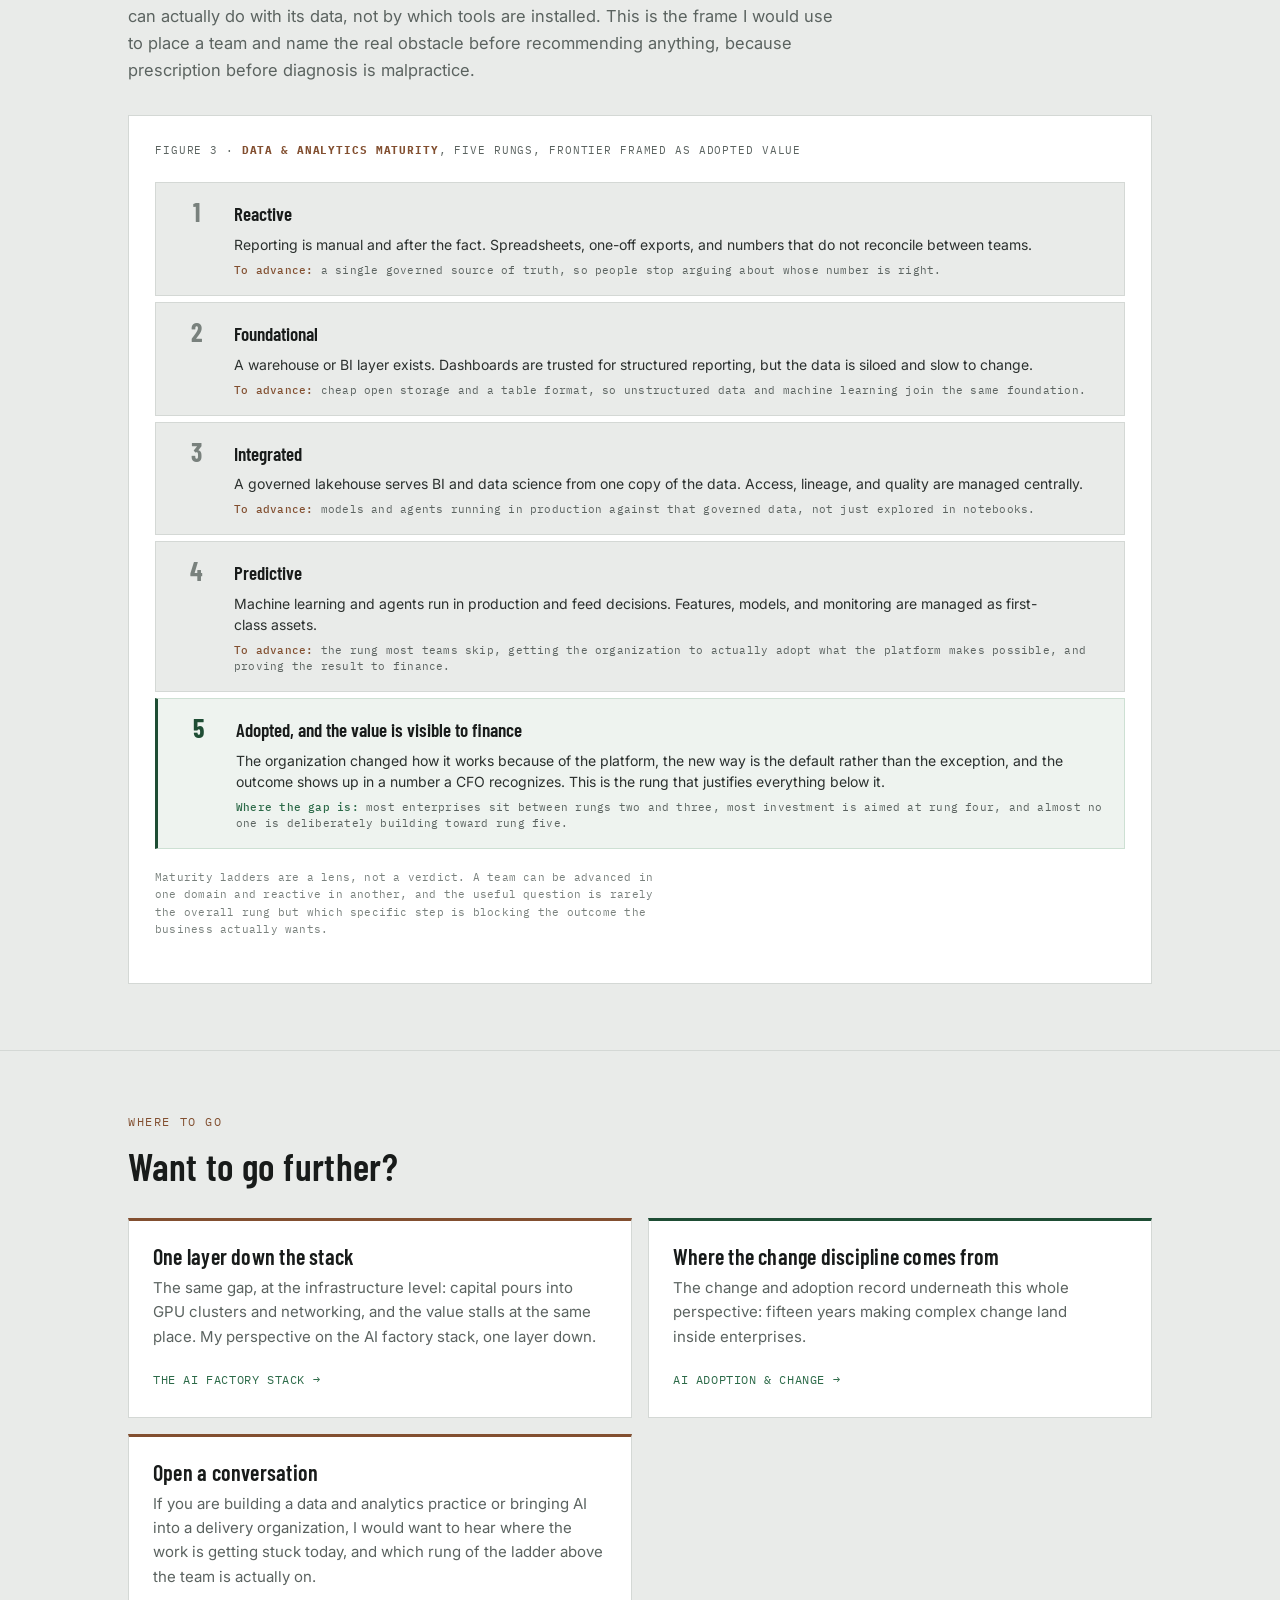
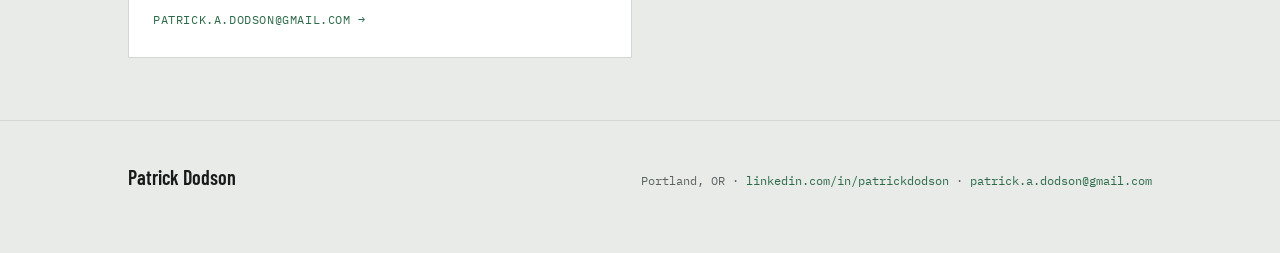
<file: data-analytics.html>
<!DOCTYPE html>
<html lang="en">
<head>
<meta charset="utf-8">
<meta name="viewport" content="width=device-width, initial-scale=1">
<title>Patrick Dodson, Data &amp; Analytics: from platform to adopted value</title>
<meta name="description" content="A practitioner's read on the data and analytics stack, and the gap the industry keeps leaving: the platform gets built, and the business never adopts it or sees the value.">
<link rel="preconnect" href="https://fonts.googleapis.com">
<link rel="preconnect" href="https://fonts.gstatic.com" crossorigin>
<link href="https://fonts.googleapis.com/css2?family=Barlow+Condensed:wght@500;600;700&family=Inter:wght@400;500;600&family=IBM+Plex+Mono:wght@400;500&display=swap" rel="stylesheet">
<style>
/* ===== Perspective Suite shared shell (inlined; source: assets/suite.css) ===== */
/* ============================================================
 Perspective Suite - shared shell
 Paper-and-forest design system. One frame, every page inherits.
 Page-specific diagram CSS lives in each page's own <style> block.
 ============================================================ */

:root{
 --ink:#181b1a; --graphite:#2b302e; --gray:#5b6360; --muted:#79817d;
 --paper:#e9ebe9; --card:#ffffff; --line:#d4d8d5;
 --green:#1e4d34; --green2:#2c6a48; --greenwash:#eef3ef; --greenline:#cde0d3;
 --umber:#824f30; --umber2:#9c6741; --umberwash:#f2ebe3; --umberline:#e3d3c4;
 --disp:"Barlow Condensed",Arial,sans-serif;
 --body:"Inter",Arial,sans-serif;
 --mono:"IBM Plex Mono",ui-monospace,monospace;
}
*{box-sizing:border-box}
html{scroll-behavior:smooth}
body{margin:0;background:var(--paper);color:var(--ink);font-family:var(--body);
 font-size:17px;line-height:1.62;-webkit-font-smoothing:antialiased}
a{color:var(--green2);text-decoration:none}
a:hover{text-decoration:underline}
.wrap{max-width:1080px;margin:0 auto;padding:0 28px}
h1,h2,h3,h4{font-family:var(--disp);font-weight:600;line-height:1.06;letter-spacing:.01em;margin:0;text-wrap:balance}
p{margin:0 0 16px;text-wrap:pretty}
.eyebrow{font-family:var(--mono);font-size:11.5px;letter-spacing:.14em;text-transform:uppercase;color:var(--umber);margin:0 0 14px}
.eyebrow.g{color:var(--green2)}

/* ---- top bar: shared brand + suite nav ---- */
.top{position:sticky;top:0;z-index:40;background:rgba(233,235,233,.9);
 backdrop-filter:saturate(1.1) blur(8px);border-bottom:1px solid var(--line)}
.top .wrap{display:flex;align-items:center;justify-content:space-between;height:58px;gap:16px}
.brand{font-family:var(--mono);font-size:13px;letter-spacing:.02em;color:var(--ink);font-weight:500;white-space:nowrap}
.brand b{color:var(--green)}
.brand a{color:inherit}
.brand a:hover{text-decoration:none}
.nav{display:flex;align-items:center;flex-wrap:wrap;justify-content:flex-end}
.nav a{font-family:var(--mono);font-size:12px;letter-spacing:.05em;text-transform:uppercase;color:var(--gray);margin-left:20px}
.nav a:hover{color:var(--ink);text-decoration:none}
.nav a.here{color:var(--green);font-weight:500}
.nav a.hub{color:var(--umber)}
@media(max-width:900px){.nav a{margin-left:14px;font-size:11px}}

/* "Other perspectives" dropdown (no-JS, touch-safe via <details>) */
.drop{position:relative;margin-left:20px}
.drop>summary{list-style:none;cursor:pointer;font-family:var(--mono);font-size:12px;letter-spacing:.05em;
 text-transform:uppercase;color:var(--gray);white-space:nowrap}
.drop>summary::-webkit-details-marker{display:none}
.drop>summary::after{content:" \25BE";color:var(--umber);margin-left:3px}
.drop>summary:hover{color:var(--ink)}
.drop.hascur>summary{color:var(--green);font-weight:500}
.dropmenu{position:absolute;right:0;top:calc(100% + 12px);background:var(--card);border:1px solid var(--line);
 min-width:210px;padding:6px 0;box-shadow:0 8px 28px rgba(24,27,26,.12);z-index:50}
.dropmenu a{display:block;margin:0;padding:10px 16px;font-family:var(--mono);font-size:12px;letter-spacing:.04em;
 text-transform:uppercase;color:var(--gray)}
.dropmenu a:hover{background:var(--greenwash);color:var(--ink);text-decoration:none}
.dropmenu a.here{color:var(--green);font-weight:500}
@media(max-width:900px){.drop{margin-left:14px}.drop>summary{font-size:11px}}

/* ---- hero ---- */
.hero{padding:70px 0 54px;border-bottom:1px solid var(--line)}
.hero .kicker{font-family:var(--mono);font-size:12px;letter-spacing:.13em;text-transform:uppercase;color:var(--umber);margin-bottom:20px}
.hero h1{font-size:clamp(34px,5.6vw,58px);font-weight:700;letter-spacing:0;max-width:20ch}
.hero .lede{font-size:19px;max-width:66ch;margin-top:22px;color:var(--graphite)}
.hero .lede2{font-size:16px;max-width:66ch;margin-top:14px;color:var(--gray)}
.hero .rule{width:60px;height:3px;background:var(--umber);margin:26px 0 0}
.hero .disciplines{display:flex;flex-wrap:wrap;gap:8px;margin-top:26px}
.hero .disciplines span{font-family:var(--mono);font-size:11px;letter-spacing:.04em;text-transform:uppercase;color:var(--gray);
 background:var(--card);border:1px solid var(--line);border-radius:2px;padding:5px 11px}

/* ---- section shell ---- */
section{padding:62px 0;border-bottom:1px solid var(--line)}
.sec-head{max-width:80ch;margin-bottom:32px}
.sec-head h2{font-size:clamp(26px,3.6vw,38px);font-weight:600}
.sec-head .sub{color:var(--gray);margin-top:12px;font-size:16.5px;max-width:72ch}

/* ---- diagram shell (site convention) ---- */
.dwrap{border:1px solid var(--line);background:var(--card);padding:26px 26px 28px;margin:6px 0 4px}
.dcap{font-family:var(--mono);font-size:11px;letter-spacing:.08em;text-transform:uppercase;color:var(--gray);margin-bottom:22px}
.dcap b{color:var(--umber)}
.note{font-family:var(--mono);font-size:11px;color:var(--muted);letter-spacing:.02em;margin-top:20px;max-width:72ch;line-height:1.6}

/* ---- reusable POV callout pair (opinionated vs observer) ---- */
.pair{display:grid;grid-template-columns:1fr 1fr;gap:16px;margin-top:26px}
@media(max-width:680px){.pair{grid-template-columns:1fr}}
.pcard{background:var(--paper);border:1px solid var(--line);border-top:3px solid var(--green);padding:20px 22px}
.pcard.um{border-top-color:var(--umber)}
.pcard .lab{font-family:var(--mono);font-size:10px;letter-spacing:.1em;text-transform:uppercase;color:var(--muted);margin-bottom:8px}
.pcard h4{font-family:var(--disp);font-weight:600;font-size:19px;color:var(--ink);margin-bottom:8px}
.pcard p{font-size:14px;color:var(--graphite);line-height:1.55;margin:0}
.implic{margin-top:16px;background:var(--umberwash);border:1px solid var(--umberline);border-radius:2px;padding:22px 26px}
.implic .lab{font-family:var(--mono);font-size:10px;letter-spacing:.1em;text-transform:uppercase;color:var(--umber);margin-bottom:8px}
.implic p{font-size:15px;color:var(--graphite);line-height:1.6;margin:0}
.implic.g{background:var(--greenwash);border-color:var(--greenline)}
.implic.g .lab{color:var(--green2)}

/* ---- the POV "sermon" block (first-person, opinionated) ---- */
.pov{max-width:76ch}
.pov p{font-size:17px;color:var(--graphite);margin:0 0 18px}
.pov p strong{color:var(--ink);font-weight:600}
.povmark{border-left:3px solid var(--umber);background:var(--umberwash);padding:20px 24px;margin:8px 0 24px}
.povmark p{margin:0;font-size:17px;color:var(--graphite)}
.povmark.g{border-left-color:var(--green);background:var(--greenwash)}

/* ---- reusable maturity / readiness ladder ---- */
.mat{display:flex;flex-direction:column;gap:6px}
.stage{display:grid;grid-template-columns:44px 1fr;gap:16px;background:var(--paper);border:1px solid var(--line);padding:16px 18px;align-items:start}
.stage .sn{font-family:var(--disp);font-weight:700;font-size:26px;color:var(--muted);line-height:1;text-align:center}
.stage .sname{font-family:var(--disp);font-weight:600;font-size:19px;color:var(--ink);margin-bottom:4px}
.stage .slook{font-size:14px;color:var(--graphite);line-height:1.5;margin:0 0 8px}
.stage .snext{font-family:var(--mono);font-size:11px;letter-spacing:.02em;color:var(--gray);line-height:1.45}
.stage .snext b{color:var(--umber);font-weight:500}
.stage.top{border-color:var(--greenline);background:var(--greenwash);border-left:3px solid var(--green)}
.stage.top .sn{color:var(--green)}
.stage.top .snext b{color:var(--green2)}

/* ---- generic content cards (record, method) ---- */
.grid{display:grid;grid-template-columns:1fr 1fr;gap:16px;margin-top:8px}
@media(max-width:720px){.grid{grid-template-columns:1fr}}
.gcard{border:1px solid var(--line);background:var(--card);border-top:3px solid var(--green);padding:22px 24px}
.gcard.um{border-top-color:var(--umber)}
.gcard .tag{font-family:var(--mono);font-size:10px;letter-spacing:.1em;text-transform:uppercase;color:var(--muted);margin-bottom:10px}
.gcard h3{font-family:var(--disp);font-weight:600;font-size:21px;color:var(--ink);margin-bottom:8px}
.gcard p{font-size:14.5px;color:var(--graphite);line-height:1.55;margin:0}
.gcard .metrics{display:flex;gap:24px;margin-top:16px;flex-wrap:wrap}
.gcard .metric b{font-family:var(--disp);font-weight:700;font-size:22px;color:var(--green);display:block;line-height:1.1}
.gcard.um .metric b{color:var(--umber)}
.gcard .metric span{font-family:var(--mono);font-size:10px;letter-spacing:.04em;text-transform:uppercase;color:var(--muted)}

/* ---- where to go ---- */
.routes{display:grid;grid-template-columns:1fr 1fr;gap:16px;margin-top:8px}
@media(max-width:680px){.routes{grid-template-columns:1fr}}
.route{border:1px solid var(--line);background:var(--card);padding:24px}
.route.umber{border-top:3px solid var(--umber)}
.route.green{border-top:3px solid var(--green)}
.route h3{font-family:var(--disp);font-weight:600;font-size:22px;margin-bottom:8px}
.route p{font-size:15px;color:var(--gray);margin-bottom:16px}
.route .go{font-family:var(--mono);font-size:12px;letter-spacing:.05em;text-transform:uppercase;color:var(--green2)}

/* ---- footer ---- */
footer{padding:40px 0 60px}
footer .fx{display:flex;flex-wrap:wrap;justify-content:space-between;gap:16px;align-items:baseline}
footer .fname{font-family:var(--disp);font-weight:600;font-size:20px;color:var(--ink)}
footer .fmeta{font-family:var(--mono);font-size:12px;color:var(--gray)}

/* ---- shared pill component (layer stacks) ---- */
.pills{display:flex;flex-wrap:wrap;gap:4px}
.pill{font-family:var(--body);font-size:11.5px;padding:3px 9px;border-radius:2px;background:var(--card);color:var(--graphite);border:1px solid var(--line)}
.pill.hl{background:var(--umberwash);border-color:var(--umberline);color:var(--umber);font-weight:600}
.pill.g{background:var(--greenwash);border-color:var(--greenline);color:var(--green);font-weight:600}

</style>
<style>
 /* ---- 1 · transition timeline (page-specific diagram) ---- */
 .tl{position:relative;display:flex;flex-direction:column;gap:0}
 .tl::before{content:"";position:absolute;left:11px;top:10px;bottom:10px;width:2px;background:var(--line)}
 .tl-item{display:flex;gap:20px;padding:15px 0;position:relative}
 .tl-dot{width:24px;height:24px;border-radius:50%;border:2px solid var(--gray);background:var(--card);flex:none;z-index:1;margin-top:2px}
 .tl-era{font-family:var(--mono);font-size:10px;letter-spacing:.1em;text-transform:uppercase;color:var(--muted);min-width:120px;padding-top:5px;flex:none}
 .tl-body h3{font-family:var(--disp);font-weight:600;font-size:20px;color:var(--ink);margin-bottom:5px}
 .tl-body p{font-size:14.5px;color:var(--graphite);line-height:1.55;margin:0;max-width:70ch}
 @media(max-width:680px){
 .tl-item{flex-wrap:wrap;gap:12px}
 .tl-era{min-width:0;order:3;padding-top:0;padding-left:44px}
 .tl-body{flex:1 1 100%;order:2;padding-left:44px}
 .tl::before{left:11px}
 }
 /* ---- 2 · platform stack (page-specific diagram) ---- */
 .stack{display:grid;grid-template-columns:1fr 220px 220px;gap:10px 22px}
 .lyr{grid-column:1;background:var(--paper);border:1px solid var(--line);border-left-width:3px;border-left-style:solid;padding:13px 18px}
 .lyr .lh{display:flex;align-items:baseline;gap:11px;margin-bottom:5px}
 .lyr .ln{font-family:var(--mono);font-size:11px;color:var(--muted);letter-spacing:.06em}
 .lyr .ln2{font-family:var(--disp);font-weight:600;font-size:16px;color:var(--ink)}
 .lyr .ld{font-size:12px;color:var(--gray);line-height:1.4;margin-bottom:8px}
 .l6{border-left-color:var(--umber);grid-row:1}
 .l5{border-left-color:var(--gray);grid-row:2}
 .l4{border-left-color:var(--green2);grid-row:3}
 .l3{border-left-color:var(--umber2);grid-row:4}
 .l2{border-left-color:var(--gray);grid-row:5}
 .l1{border-left-color:var(--muted);grid-row:6}
 .xl{border-radius:2px;padding:15px 17px;display:flex;flex-direction:column}
 .xl .xlab{font-family:var(--mono);font-size:9.5px;letter-spacing:.1em;text-transform:uppercase;margin-bottom:9px}
 .xl .xn{font-family:var(--disp);font-weight:600;font-size:15px;line-height:1.2;margin-bottom:7px}
 .xl .xd{font-size:11.5px;color:var(--graphite);line-height:1.45;margin-bottom:12px}
 .xl .xf{margin-top:auto;padding-top:9px;border-top:1px solid var(--line);font-family:var(--mono);font-size:9px;letter-spacing:.06em;text-transform:uppercase;color:var(--muted)}
 .xl-lake{grid-column:2;grid-row:1 / span 4;background:var(--umberwash);border:1.5px dashed var(--umberline)}
 .xl-lake .xlab,.xl-lake .xn{color:var(--umber)}
 .xl-ai{grid-column:3;grid-row:1 / span 3;background:var(--greenwash);border:1.5px dashed var(--greenline)}
 .xl-ai .xlab,.xl-ai .xn{color:var(--green)}
 .summ{display:grid;grid-template-columns:1fr 1fr;gap:16px;margin-top:22px}
 .scard{background:var(--paper);border:1px solid var(--line);padding:20px 22px}
 .scard.lk{border-left:3px solid var(--gray)}
 .scard.ct{border-left:3px solid var(--umber);background:var(--umberwash)}
 .scard b{font-family:var(--disp);font-weight:600;font-size:16px;letter-spacing:.01em}
 .scard.ct b{color:var(--umber)}
 .scard p{font-size:13.5px;color:var(--graphite);line-height:1.55;margin:6px 0 0}
 @media(max-width:820px){
 .stack{grid-template-columns:1fr}
 .l1,.l2,.l3,.l4,.l5,.l6,.xl-lake,.xl-ai{grid-column:1;grid-row:auto}
 .summ{grid-template-columns:1fr}
 }
</style>
</head>
<body>

<div class="top">
 <div class="wrap">
 <div class="brand"><a href="index.html">Patrick&nbsp;Dodson&nbsp;<b>/</b>&nbsp;Experience&nbsp;Portfolio</a></div>
 <nav class="nav">
 <a href="adoption-change.html">Adoption &amp; Change</a>
 <a href="gtm-bizdev.html">GTM &amp; BizDev</a>
 <details class="drop hascur">
 <summary>Insights</summary>
 <div class="dropmenu">
 <a href="data-analytics.html" class="here">Data &amp; Analytics</a>
 <a href="ai-factory.html">AI Factory</a>
 <a href="enterprise-ai-stack.html">Enterprise AI Stack</a>
 <a href="ai-retail.html">AI in Retail</a>
 <a href="cloud-computing.html">Cloud Computing</a>
 </div>
 </details>
 <a href="index.html" class="hub">Hub</a>
 </nav>
 </div>
</div>

<!-- HERO -->
<header class="hero">
 <div class="wrap">
 <div class="kicker">Data &amp; Analytics &middot; Insights</div>
 <h1>The data platform gets built. The value stalls.</h1>
 <p class="lede">I have spent a career moving through technical domains, from enterprise hardware and printing to semiconductor manufacturing, venture-backed startups, and the technical and policy governance of the internet. In every one the job underneath was the same: stand between the people who build the technology and understand how remarkable it is, and the people who have to adopt it and are mostly asking "so what." Translate the first into the second, and move the organization past both the builder's certainty and the entrenched skepticism that meets it.</p>
 <p class="lede2">Data and analytics is one more of those domains, and I come at it the way I have for years. Not as the deepest engineer in the room, but as the person who can sit with that engineer, pull the honest version of what the technology is for out of the conversation, and put it in front of someone wary of the usual promises in a way that holds up. I have built on these tools by hand enough to keep myself honest about what is real, and to learn where to poke when it sounds too good to be true. What follows is a map of the terrain and the gap I keep watching organizations fall into.</p>
 <div class="rule"></div>
 </div>
</header>

<!-- 1 · TRANSITION -->
<section id="transition">
 <div class="wrap">
 <div class="sec-head">
 <div class="eyebrow g">The pattern</div>
 <h2>Every data architecture era is basically trying to re-solve the same problem.</h2>
 <p class="sub">A business needs to record what happens reliably and analyze it flexibly, and those two jobs pull the architecture in opposite directions. Each era is a different treaty between them, and each transition follows the same shape: the new platform augments the incumbent, then becomes the system of record.</p>
 </div>

 <div class="dwrap">
 <div class="dcap">Figure 1 &middot; <b>The data architecture transition</b>, 1990s to today</div>
 <div class="tl">
 <div class="tl-item">
 <div class="tl-dot" style="border-color:var(--muted)"></div>
 <div class="tl-era">1990s to 2000s</div>
 <div class="tl-body">
 <h3>The data warehouse</h3>
 <p>Analysis split off from operations. Data was copied out of the systems running the business into a separate, governed store built only for reporting, reshaped on the way in. Trustworthy and fast for structured reports, but rigid, expensive, and blind to anything that was not rows and columns.</p>
 </div>
 </div>
 <div class="tl-item">
 <div class="tl-dot" style="border-color:var(--gray)"></div>
 <div class="tl-era">2010s</div>
 <div class="tl-body">
 <h3>The data lake</h3>
 <p>Cheap object storage inverted the model: store everything now in any format, decide what it means later. Scale and flexibility for machine learning arrived, but without structure many lakes became swamps, and most teams ended up running a lake and a warehouse side by side, reconciling two versions of the truth.</p>
 </div>
 </div>
 <div class="tl-item">
 <div class="tl-dot" style="border-color:var(--green2)"></div>
 <div class="tl-era">Late 2010s to 2020s</div>
 <div class="tl-body">
 <h3>The lakehouse</h3>
 <p>A software layer over cheap storage gave the lake the reliability and governance of a warehouse: transactional integrity, enforced schema, and time travel. One copy of the data could finally serve both business intelligence and AI, retiring the two-system split.</p>
 </div>
 </div>
 <div class="tl-item">
 <div class="tl-dot" style="border-color:var(--umber)"></div>
 <div class="tl-era">2025 and beyond</div>
 <div class="tl-body">
 <h3>The agentic data platform</h3>
 <p>The current transition. With the open table format settled, storage lock-in stopped being the deciding factor and the contest moved up to the catalog, governance, and the context an autonomous agent needs to query data safely. The platform is becoming less where data lives and more where governed agents do the work.</p>
 </div>
 </div>
 </div>

 <div class="pair">
 <div class="pcard">
 <div class="lab">The recurring tension</div>
 <h4>Record versus analyze</h4>
 <p>Systems that reliably record what happens pull the architecture one way; systems that flexibly analyze it pull the other. Warehouse, lake, and lakehouse are each a different treaty between those two jobs. Naming which side a platform was built for predicts where it will strain.</p>
 </div>
 <div class="pcard um">
 <div class="lab">The 2026 resolution</div>
 <h4>Open format, contested control</h4>
 <p>A shared open table format now spans every major engine, so keeping one copy of data and querying it from many engines is normal, and storage lock-in is largely dead as a strategic lever. The competition moved one layer up, to the catalog and governance plane that decides whether an architecture is interoperable, trustworthy, and ready for agents.</p>
 </div>
 </div>
 </div>
 </div>
</section>

<!-- 2 · STACK -->
<section id="stack">
 <div class="wrap">
 <div class="sec-head">
 <div class="eyebrow">The terrain, described neutrally</div>
 <h2>The stack, by layer.</h2>
 <p class="sub">A modern lakehouse is not one product. It is a set of layers, and most confusion comes from expecting one layer to do a job another was built for. Read bottom to top, storage up to consumption. The platforms most people name sit across several layers at once. I describe this as a map, not a recommendation.</p>
 </div>

 <div class="dwrap">
 <div class="dcap">Figure 2 &middot; <b>The data &amp; AI platform stack</b>, and what bundles it</div>
 <div class="stack">
 <div class="lyr l6">
 <div class="lh"><span class="ln">L6</span><span class="ln2">Consumption &amp; BI / AI</span></div>
 <div class="ld">Where people and agents reach the data: dashboards, notebooks, natural-language and agent interfaces</div>
 <div class="pills"><span class="pill">Tableau</span><span class="pill">Power BI</span><span class="pill">Looker</span><span class="pill">Notebooks</span><span class="pill">AI agents</span></div>
 </div>
 <div class="lyr l5">
 <div class="lh"><span class="ln">L5</span><span class="ln2">Compute &amp; query engines</span></div>
 <div class="ld">Interchangeable engines that read and write the shared tables; swappable without moving the data</div>
 <div class="pills"><span class="pill g">Spark</span><span class="pill">Trino</span><span class="pill">DuckDB</span><span class="pill">Flink</span><span class="pill">Snowflake</span><span class="pill">BigQuery</span></div>
 </div>
 <div class="lyr l4">
 <div class="lh"><span class="ln">L4</span><span class="ln2">Catalog &amp; governance</span></div>
 <div class="ld">The control plane: tracks tables, enforces access, coordinates concurrent writes, vends credentials</div>
 <div class="pills"><span class="pill g">Unity Catalog</span><span class="pill g">Apache Polaris</span><span class="pill">AWS Glue</span><span class="pill">Nessie</span></div>
 </div>
 <div class="lyr l3">
 <div class="lh"><span class="ln">L3</span><span class="ln2">Table format</span></div>
 <div class="ld">Turns a pile of files into a reliable table: transactional integrity, schema, versioning, time travel</div>
 <div class="pills"><span class="pill hl">Apache Iceberg</span><span class="pill">Delta Lake</span><span class="pill">Apache Hudi</span></div>
 </div>
 <div class="lyr l2">
 <div class="lh"><span class="ln">L2</span><span class="ln2">File format</span></div>
 <div class="ld">Column-oriented files optimized for analytics, so wide scans over billions of rows stay fast</div>
 <div class="pills"><span class="pill">Parquet</span><span class="pill">ORC</span><span class="pill">Avro</span></div>
 </div>
 <div class="lyr l1">
 <div class="lh"><span class="ln">L1</span><span class="ln2">Object storage</span></div>
 <div class="ld">Cheap, durable storage for raw bytes; the foundation everything else is layered on top of</div>
 <div class="pills"><span class="pill">Amazon S3</span><span class="pill">Azure Data Lake Storage</span><span class="pill">Google Cloud Storage</span><span class="pill">MinIO</span></div>
 </div>

 <div class="xl xl-lake">
 <div class="xlab">Cross-layer</div>
 <div class="xn">Lakehouse platforms</div>
 <div class="xd">Managed platforms that bundle table format, catalog, engine, and consumption into one governed system, rather than assembling best-of-breed parts.</div>
 <div class="pills"><span class="pill">Databricks</span><span class="pill">Snowflake</span><span class="pill">Microsoft Fabric</span><span class="pill">BigLake</span></div>
 <div class="xf">Spans L3 to L6</div>
 </div>
 <div class="xl xl-ai">
 <div class="xlab">Emerging</div>
 <div class="xn">Agentic &amp; context layer</div>
 <div class="xd">Serves governed, semantic context to autonomous agents, through model-context protocols and semantic models, so agents can query data without a human in the loop.</div>
 <div class="pills"><span class="pill">Agent frameworks</span><span class="pill">Semantic layer</span><span class="pill">MCP servers</span></div>
 <div class="xf">Spans L4 to L6</div>
 </div>
 </div>

 <div class="summ">
 <div class="scard lk">
 <b>Where the platforms sit</b>
 <p>Databricks, Snowflake, and Microsoft Fabric bundle the middle and upper layers into one managed platform, on the bet that unified governance beats stitching best-of-breed tools together. As a rough guide, Databricks leans toward teams that build and train models; Snowflake toward teams that consume and analyze.</p>
 </div>
 <div class="scard ct">
 <b>Why the catalog is the decision</b>
 <p>With the table format adopted across every major engine, the format no longer creates lock-in. The catalog and governance layer is where interoperability, access control, and agent-ready context are won or lost, which is why the platform choice increasingly hinges on L4, not L1.</p>
 </div>
 </div>
 </div>
 </div>
</section>

<!-- 3 · WHERE THE INDUSTRY MISSTEPS -->
<section id="gap">
 <div class="wrap">
 <div class="sec-head">
 <div class="eyebrow">Where the industry missteps</div>
 <h2>The data-to-insights gap.</h2>
 <p class="sub">Everything above is real engineering, and most of it is done well. The problem is not the stack. The problem is what happens after it is stood up, if what comes next is not anticipated and planned for.</p>
 </div>
 <div class="pov">
 <p>The dominant pattern I watch is engineering-led: build the platform, migrate the data, install the agentic tooling, and then go looking for the business problem it was supposed to solve. It is the same failure mode I have watched for twenty years in every other technology wave, and it produces the same result. A capable platform, a proud data team, but end users or buyers not understanding what exactly to do with it, and a CFO who cannot find the return on the investment.</p>
 <div class="povmark">
 <p>The industry solved the engineering and skipped the adoption and value translation. That is why the business cannot see the value yet. The data got governed. The <strong>work</strong> never changed.</p>
 </div>
 <p>A platform does not create value. A decision made differently because of it does, and the distance between those two is human, not architectural. It is the analyst still running their old spreadsheet because no one showed them why the governed table is worth trusting, and the executive who funded the whole migration and cannot name one business outcome resulting from the investment. Closing that gap is its own discipline, and it is the one the industry keeps treating as someone else's job.</p>
 <p>That discipline is my ground. I do not build the data platforms, but I have worked close enough to them to assess the terrain quickly, ask the questions that open up insights and possibilities, then help map a path through to the other side so organizations can improve and change how they work. The correction is not more platform. It is to start from the outcome a business leader would recognize and work back to where in the stack, and the organization, the obstacles exist.</p>
 </div>
 <div class="implic g">
 <div class="lab">What this changes about the question</div>
 <p>The useful question is almost never "which platform." It is "which specific outcome does finance need to see, and which single step on the maturity ladder below is actually blocking it." Answer that, and most of the platform debate resolves itself.</p>
 </div>
 </div>
</section>

<!-- 4 · MATURITY -->
<section id="maturity">
 <div class="wrap">
 <div class="sec-head">
 <div class="eyebrow g">Where you are</div>
 <h2>The data maturity ladder.</h2>
 <p class="sub">Most organizations sit at an earlier stage than they think, and the value of the stack above is capped by the rung they are actually on. Each rung is defined by what the organization can actually do with its data, not by which tools are installed. This is the frame I would use to place a team and name the real obstacle before recommending anything, because prescription before diagnosis is malpractice.</p>
 </div>

 <div class="dwrap">
 <div class="dcap">Figure 3 &middot; <b>Data &amp; analytics maturity</b>, five rungs, frontier framed as adopted value</div>
 <div class="mat">
 <div class="stage">
 <div class="sn">1</div>
 <div>
 <div class="sname">Reactive</div>
 <p class="slook">Reporting is manual and after the fact. Spreadsheets, one-off exports, and numbers that do not reconcile between teams.</p>
 <div class="snext"><b>To advance:</b> a single governed source of truth, so people stop arguing about whose number is right.</div>
 </div>
 </div>
 <div class="stage">
 <div class="sn">2</div>
 <div>
 <div class="sname">Foundational</div>
 <p class="slook">A warehouse or BI layer exists. Dashboards are trusted for structured reporting, but the data is siloed and slow to change.</p>
 <div class="snext"><b>To advance:</b> cheap open storage and a table format, so unstructured data and machine learning join the same foundation.</div>
 </div>
 </div>
 <div class="stage">
 <div class="sn">3</div>
 <div>
 <div class="sname">Integrated</div>
 <p class="slook">A governed lakehouse serves BI and data science from one copy of the data. Access, lineage, and quality are managed centrally.</p>
 <div class="snext"><b>To advance:</b> models and agents running in production against that governed data, not just explored in notebooks.</div>
 </div>
 </div>
 <div class="stage">
 <div class="sn">4</div>
 <div>
 <div class="sname">Predictive</div>
 <p class="slook">Machine learning and agents run in production and feed decisions. Features, models, and monitoring are managed as first-class assets.</p>
 <div class="snext"><b>To advance:</b> the rung most teams skip, getting the organization to actually adopt what the platform makes possible, and proving the result to finance.</div>
 </div>
 </div>
 <div class="stage top">
 <div class="sn">5</div>
 <div>
 <div class="sname">Adopted, and the value is visible to finance</div>
 <p class="slook">The organization changed how it works because of the platform, the new way is the default rather than the exception, and the outcome shows up in a number a CFO recognizes. This is the rung that justifies everything below it.</p>
 <div class="snext"><b>Where the gap is:</b> most enterprises sit between rungs two and three, most investment is aimed at rung four, and almost no one is deliberately building toward rung five.</div>
 </div>
 </div>
 </div>
 <p class="note">Maturity ladders are a lens, not a verdict. A team can be advanced in one domain and reactive in another, and the useful question is rarely the overall rung but which specific step is blocking the outcome the business actually wants.</p>
 </div>
 </div>
</section>

<!-- WHERE TO GO -->
<section id="talk">
 <div class="wrap">
 <div class="sec-head">
 <div class="eyebrow">Where to go</div>
 <h2>Want to go further?</h2>
 </div>
 <div class="routes">
 <div class="route umber">
 <h3>One layer down the stack</h3>
 <p>The same gap, at the infrastructure level: capital pours into GPU clusters and networking, and the value stalls at the same place. My perspective on the AI factory stack, one layer down.</p>
 <a class="go" href="ai-factory.html">The AI factory stack &rarr;</a>
 </div>
 <div class="route green">
 <h3>Where the change discipline comes from</h3>
 <p>The change and adoption record underneath this whole perspective: fifteen years making complex change land inside enterprises.</p>
 <a class="go" href="adoption-change.html">AI adoption &amp; change &rarr;</a>
 </div>
 </div>
 <div class="routes" style="margin-top:16px">
 <div class="route umber">
 <h3>Open a conversation</h3>
 <p>If you are building a data and analytics practice or bringing AI into a delivery organization, I would want to hear where the work is getting stuck today, and which rung of the ladder above the team is actually on.</p>
 <a class="go" href="mailto:patrick.a.dodson@gmail.com">patrick.a.dodson@gmail.com &rarr;</a>
 </div>
 </div>
 </div>
</section>

<footer>
 <div class="wrap fx">
 <div class="fname">Patrick Dodson</div>
 <div class="fmeta">Portland, OR &middot; <a href="https://www.linkedin.com/in/patrickdodson" target="_blank" rel="noopener">linkedin.com/in/patrickdodson</a> &middot; <a href="mailto:patrick.a.dodson@gmail.com">patrick.a.dodson@gmail.com</a></div>
 </div>
</footer>

</body>
</html>
</file>
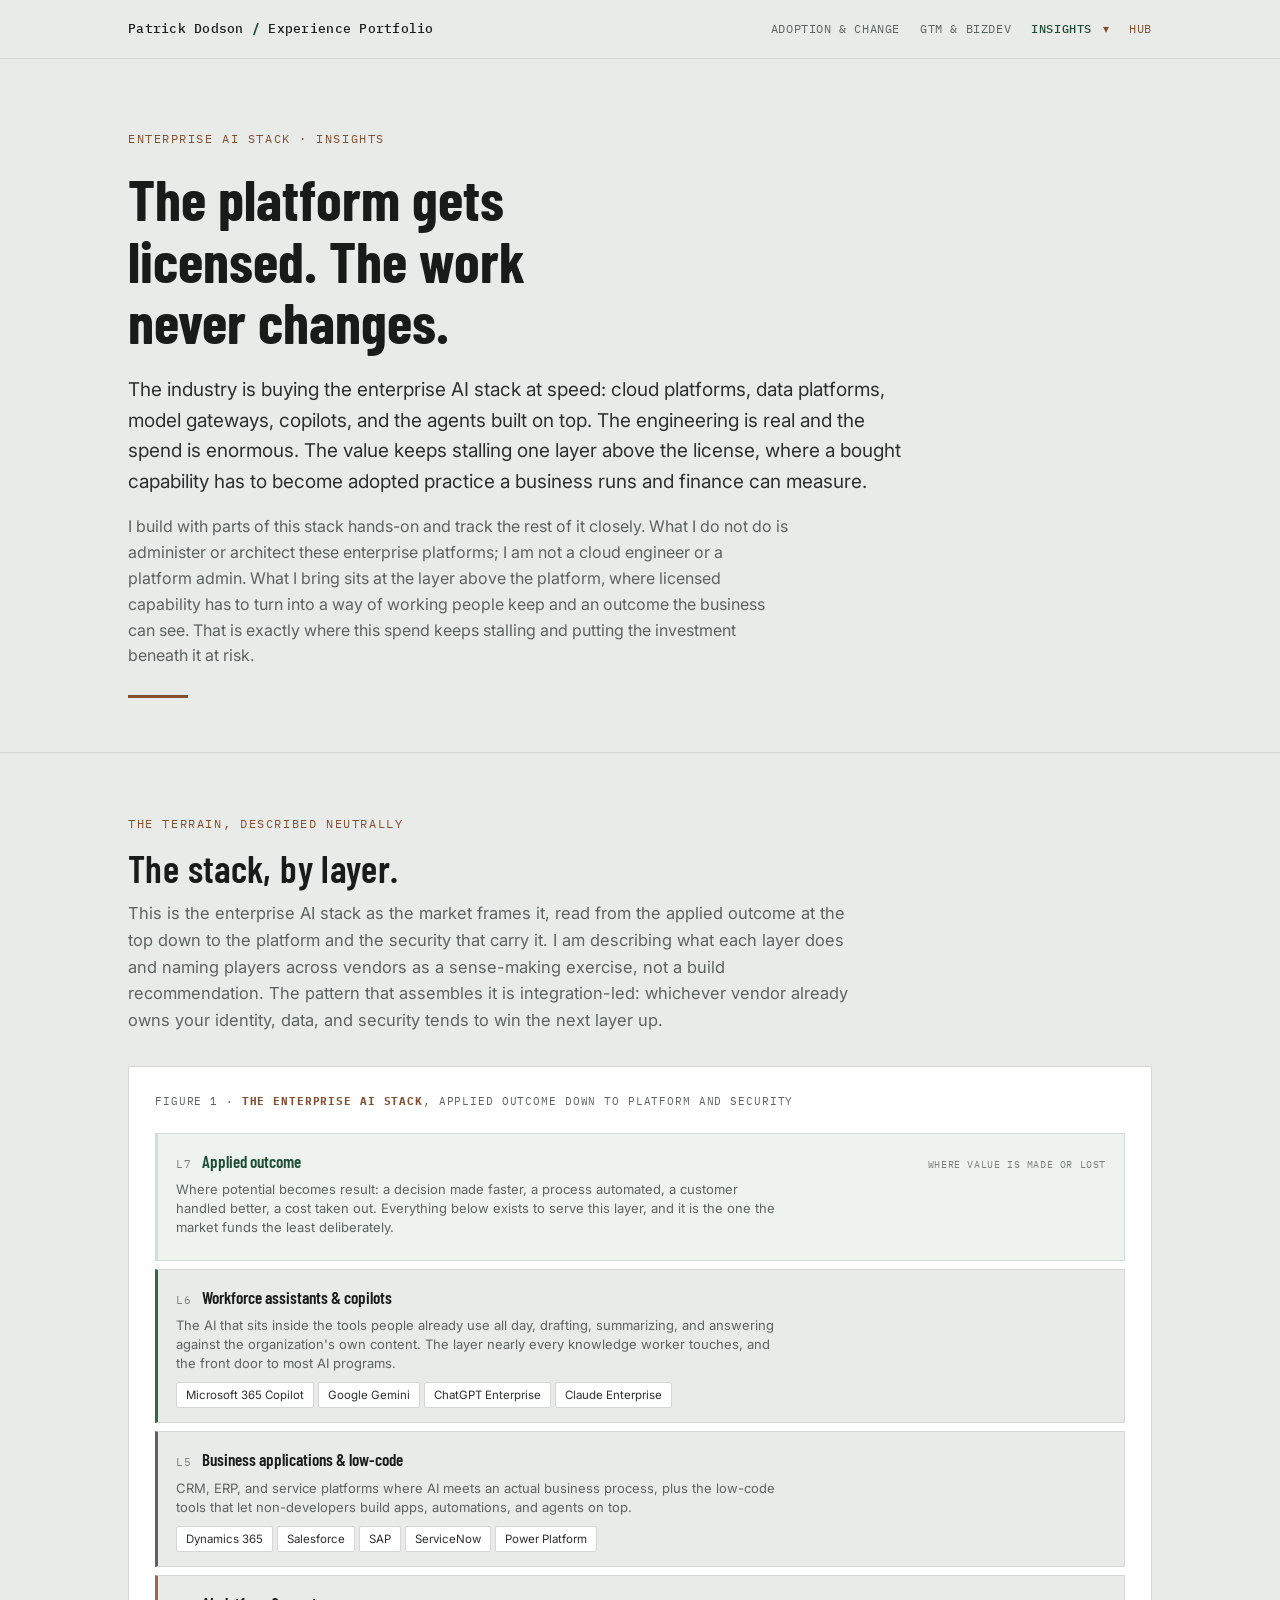
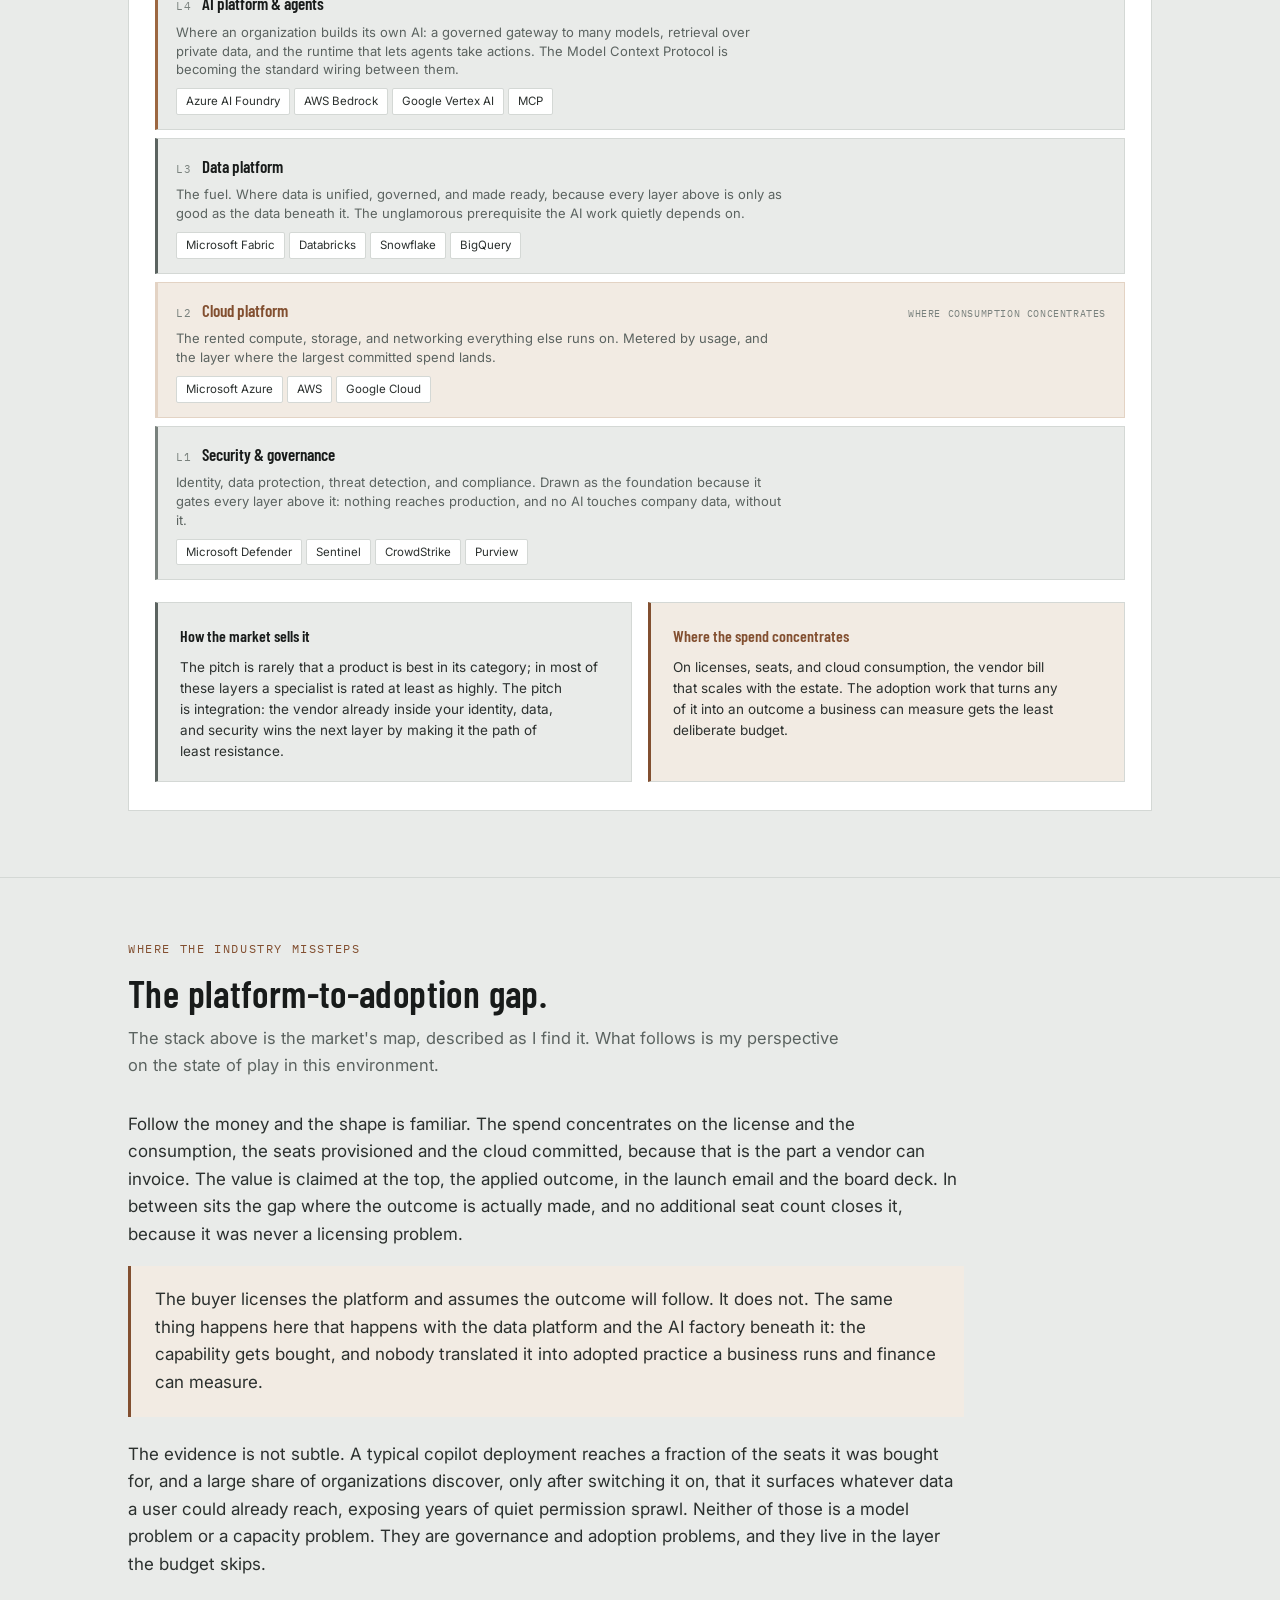
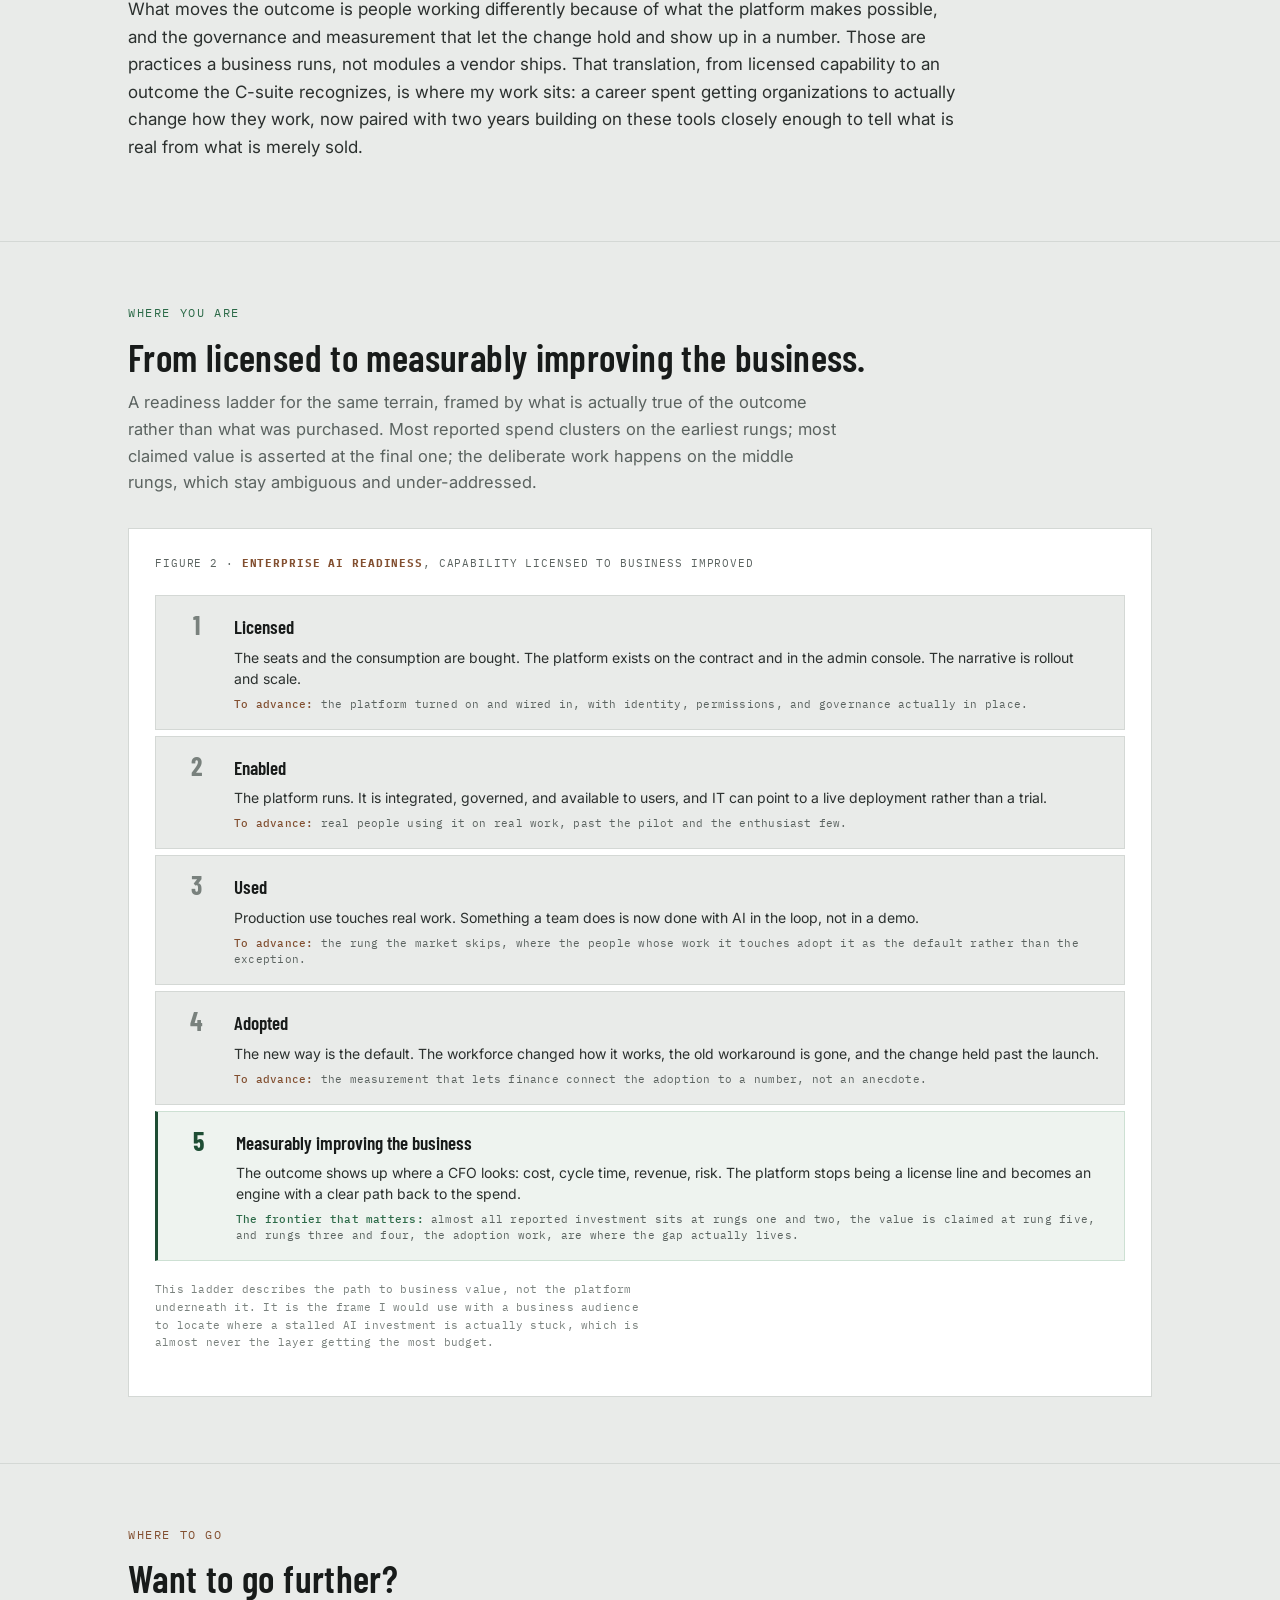
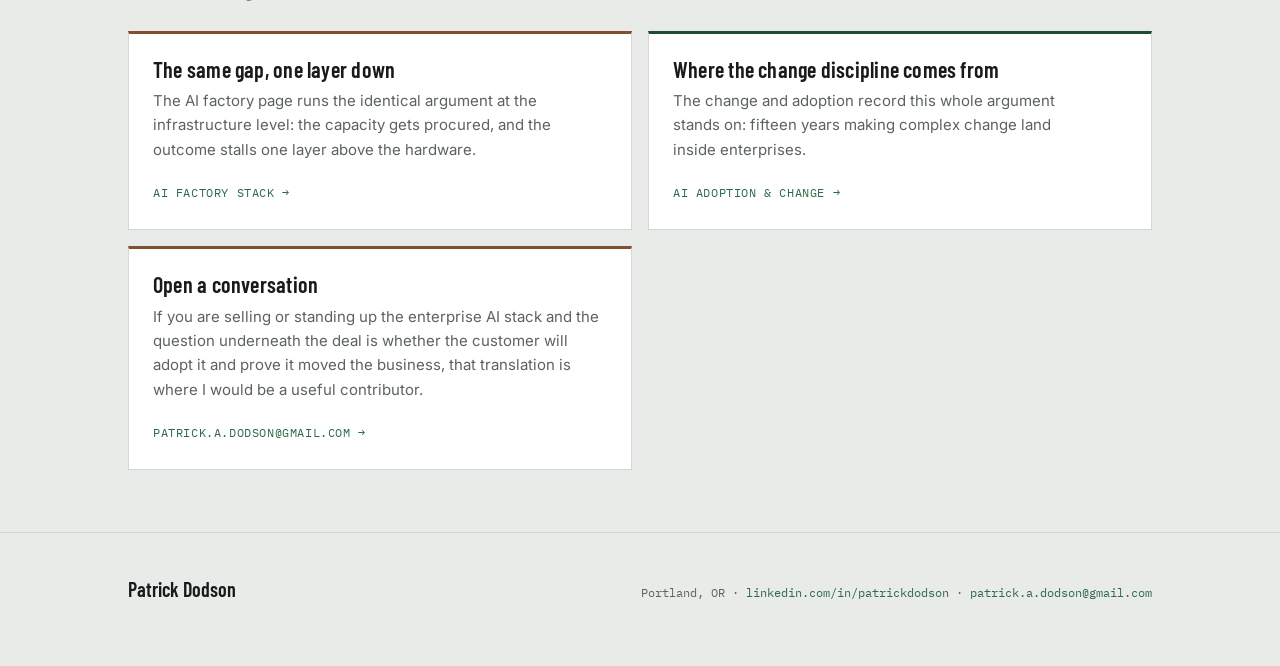
<file: enterprise-ai-stack.html>
<!DOCTYPE html>
<html lang="en">
<head>
<meta charset="utf-8">
<meta name="viewport" content="width=device-width, initial-scale=1">
<title>Patrick Dodson, The Enterprise AI Stack: from licensed to adopted</title>
<meta name="description" content="A neutral map of the enterprise AI platform stack, cloud to data to models to copilots, and the one argument on it that is mine: the gap between capability licensed and applied AI a business adopts and finance can measure.">
<link rel="preconnect" href="https://fonts.googleapis.com">
<link rel="preconnect" href="https://fonts.gstatic.com" crossorigin>
<link href="https://fonts.googleapis.com/css2?family=Barlow+Condensed:wght@500;600;700&family=Inter:wght@400;500;600&family=IBM+Plex+Mono:wght@400;500&display=swap" rel="stylesheet">
<style>
/* ===== Perspective Suite shared shell (inlined; source: assets/suite.css) ===== */
/* ============================================================
 Perspective Suite - shared shell
 Paper-and-forest design system. One frame, every page inherits.
 Page-specific diagram CSS lives in each page's own <style> block.
 ============================================================ */

:root{
 --ink:#181b1a; --graphite:#2b302e; --gray:#5b6360; --muted:#79817d;
 --paper:#e9ebe9; --card:#ffffff; --line:#d4d8d5;
 --green:#1e4d34; --green2:#2c6a48; --greenwash:#eef3ef; --greenline:#cde0d3;
 --umber:#824f30; --umber2:#9c6741; --umberwash:#f2ebe3; --umberline:#e3d3c4;
 --disp:"Barlow Condensed",Arial,sans-serif;
 --body:"Inter",Arial,sans-serif;
 --mono:"IBM Plex Mono",ui-monospace,monospace;
}
*{box-sizing:border-box}
html{scroll-behavior:smooth}
body{margin:0;background:var(--paper);color:var(--ink);font-family:var(--body);
 font-size:17px;line-height:1.62;-webkit-font-smoothing:antialiased}
a{color:var(--green2);text-decoration:none}
a:hover{text-decoration:underline}
.wrap{max-width:1080px;margin:0 auto;padding:0 28px}
h1,h2,h3,h4{font-family:var(--disp);font-weight:600;line-height:1.06;letter-spacing:.01em;margin:0;text-wrap:balance}
p{margin:0 0 16px;text-wrap:pretty}
.eyebrow{font-family:var(--mono);font-size:11.5px;letter-spacing:.14em;text-transform:uppercase;color:var(--umber);margin:0 0 14px}
.eyebrow.g{color:var(--green2)}

/* ---- top bar: shared brand + suite nav ---- */
.top{position:sticky;top:0;z-index:40;background:rgba(233,235,233,.9);
 backdrop-filter:saturate(1.1) blur(8px);border-bottom:1px solid var(--line)}
.top .wrap{display:flex;align-items:center;justify-content:space-between;height:58px;gap:16px}
.brand{font-family:var(--mono);font-size:13px;letter-spacing:.02em;color:var(--ink);font-weight:500;white-space:nowrap}
.brand b{color:var(--green)}
.brand a{color:inherit}
.brand a:hover{text-decoration:none}
.nav{display:flex;align-items:center;flex-wrap:wrap;justify-content:flex-end}
.nav a{font-family:var(--mono);font-size:12px;letter-spacing:.05em;text-transform:uppercase;color:var(--gray);margin-left:20px}
.nav a:hover{color:var(--ink);text-decoration:none}
.nav a.here{color:var(--green);font-weight:500}
.nav a.hub{color:var(--umber)}
@media(max-width:900px){.nav a{margin-left:14px;font-size:11px}}

/* "Other perspectives" dropdown (no-JS, touch-safe via <details>) */
.drop{position:relative;margin-left:20px}
.drop>summary{list-style:none;cursor:pointer;font-family:var(--mono);font-size:12px;letter-spacing:.05em;
 text-transform:uppercase;color:var(--gray);white-space:nowrap}
.drop>summary::-webkit-details-marker{display:none}
.drop>summary::after{content:" \25BE";color:var(--umber);margin-left:3px}
.drop>summary:hover{color:var(--ink)}
.drop.hascur>summary{color:var(--green);font-weight:500}
.dropmenu{position:absolute;right:0;top:calc(100% + 12px);background:var(--card);border:1px solid var(--line);
 min-width:210px;padding:6px 0;box-shadow:0 8px 28px rgba(24,27,26,.12);z-index:50}
.dropmenu a{display:block;margin:0;padding:10px 16px;font-family:var(--mono);font-size:12px;letter-spacing:.04em;
 text-transform:uppercase;color:var(--gray)}
.dropmenu a:hover{background:var(--greenwash);color:var(--ink);text-decoration:none}
.dropmenu a.here{color:var(--green);font-weight:500}
@media(max-width:900px){.drop{margin-left:14px}.drop>summary{font-size:11px}}

/* ---- hero ---- */
.hero{padding:70px 0 54px;border-bottom:1px solid var(--line)}
.hero .kicker{font-family:var(--mono);font-size:12px;letter-spacing:.13em;text-transform:uppercase;color:var(--umber);margin-bottom:20px}
.hero h1{font-size:clamp(34px,5.6vw,58px);font-weight:700;letter-spacing:0;max-width:20ch}
.hero .lede{font-size:19px;max-width:66ch;margin-top:22px;color:var(--graphite)}
.hero .lede2{font-size:16px;max-width:66ch;margin-top:14px;color:var(--gray)}
.hero .rule{width:60px;height:3px;background:var(--umber);margin:26px 0 0}
.hero .disciplines{display:flex;flex-wrap:wrap;gap:8px;margin-top:26px}
.hero .disciplines span{font-family:var(--mono);font-size:11px;letter-spacing:.04em;text-transform:uppercase;color:var(--gray);
 background:var(--card);border:1px solid var(--line);border-radius:2px;padding:5px 11px}

/* ---- section shell ---- */
section{padding:62px 0;border-bottom:1px solid var(--line)}
.sec-head{max-width:80ch;margin-bottom:32px}
.sec-head h2{font-size:clamp(26px,3.6vw,38px);font-weight:600}
.sec-head .sub{color:var(--gray);margin-top:12px;font-size:16.5px;max-width:72ch}

/* ---- diagram shell (site convention) ---- */
.dwrap{border:1px solid var(--line);background:var(--card);padding:26px 26px 28px;margin:6px 0 4px}
.dcap{font-family:var(--mono);font-size:11px;letter-spacing:.08em;text-transform:uppercase;color:var(--gray);margin-bottom:22px}
.dcap b{color:var(--umber)}
.note{font-family:var(--mono);font-size:11px;color:var(--muted);letter-spacing:.02em;margin-top:20px;max-width:72ch;line-height:1.6}

/* ---- reusable POV callout pair (opinionated vs observer) ---- */
.pair{display:grid;grid-template-columns:1fr 1fr;gap:16px;margin-top:26px}
@media(max-width:680px){.pair{grid-template-columns:1fr}}
.pcard{background:var(--paper);border:1px solid var(--line);border-top:3px solid var(--green);padding:20px 22px}
.pcard.um{border-top-color:var(--umber)}
.pcard .lab{font-family:var(--mono);font-size:10px;letter-spacing:.1em;text-transform:uppercase;color:var(--muted);margin-bottom:8px}
.pcard h4{font-family:var(--disp);font-weight:600;font-size:19px;color:var(--ink);margin-bottom:8px}
.pcard p{font-size:14px;color:var(--graphite);line-height:1.55;margin:0}
.implic{margin-top:16px;background:var(--umberwash);border:1px solid var(--umberline);border-radius:2px;padding:22px 26px}
.implic .lab{font-family:var(--mono);font-size:10px;letter-spacing:.1em;text-transform:uppercase;color:var(--umber);margin-bottom:8px}
.implic p{font-size:15px;color:var(--graphite);line-height:1.6;margin:0}
.implic.g{background:var(--greenwash);border-color:var(--greenline)}
.implic.g .lab{color:var(--green2)}

/* ---- the POV "sermon" block (first-person, opinionated) ---- */
.pov{max-width:76ch}
.pov p{font-size:17px;color:var(--graphite);margin:0 0 18px}
.pov p strong{color:var(--ink);font-weight:600}
.povmark{border-left:3px solid var(--umber);background:var(--umberwash);padding:20px 24px;margin:8px 0 24px}
.povmark p{margin:0;font-size:17px;color:var(--graphite)}
.povmark.g{border-left-color:var(--green);background:var(--greenwash)}

/* ---- reusable maturity / readiness ladder ---- */
.mat{display:flex;flex-direction:column;gap:6px}
.stage{display:grid;grid-template-columns:44px 1fr;gap:16px;background:var(--paper);border:1px solid var(--line);padding:16px 18px;align-items:start}
.stage .sn{font-family:var(--disp);font-weight:700;font-size:26px;color:var(--muted);line-height:1;text-align:center}
.stage .sname{font-family:var(--disp);font-weight:600;font-size:19px;color:var(--ink);margin-bottom:4px}
.stage .slook{font-size:14px;color:var(--graphite);line-height:1.5;margin:0 0 8px}
.stage .snext{font-family:var(--mono);font-size:11px;letter-spacing:.02em;color:var(--gray);line-height:1.45}
.stage .snext b{color:var(--umber);font-weight:500}
.stage.top{border-color:var(--greenline);background:var(--greenwash);border-left:3px solid var(--green)}
.stage.top .sn{color:var(--green)}
.stage.top .snext b{color:var(--green2)}

/* ---- generic content cards (record, method) ---- */
.grid{display:grid;grid-template-columns:1fr 1fr;gap:16px;margin-top:8px}
@media(max-width:720px){.grid{grid-template-columns:1fr}}
.gcard{border:1px solid var(--line);background:var(--card);border-top:3px solid var(--green);padding:22px 24px}
.gcard.um{border-top-color:var(--umber)}
.gcard .tag{font-family:var(--mono);font-size:10px;letter-spacing:.1em;text-transform:uppercase;color:var(--muted);margin-bottom:10px}
.gcard h3{font-family:var(--disp);font-weight:600;font-size:21px;color:var(--ink);margin-bottom:8px}
.gcard p{font-size:14.5px;color:var(--graphite);line-height:1.55;margin:0}
.gcard .metrics{display:flex;gap:24px;margin-top:16px;flex-wrap:wrap}
.gcard .metric b{font-family:var(--disp);font-weight:700;font-size:22px;color:var(--green);display:block;line-height:1.1}
.gcard.um .metric b{color:var(--umber)}
.gcard .metric span{font-family:var(--mono);font-size:10px;letter-spacing:.04em;text-transform:uppercase;color:var(--muted)}

/* ---- where to go ---- */
.routes{display:grid;grid-template-columns:1fr 1fr;gap:16px;margin-top:8px}
@media(max-width:680px){.routes{grid-template-columns:1fr}}
.route{border:1px solid var(--line);background:var(--card);padding:24px}
.route.umber{border-top:3px solid var(--umber)}
.route.green{border-top:3px solid var(--green)}
.route h3{font-family:var(--disp);font-weight:600;font-size:22px;margin-bottom:8px}
.route p{font-size:15px;color:var(--gray);margin-bottom:16px}
.route .go{font-family:var(--mono);font-size:12px;letter-spacing:.05em;text-transform:uppercase;color:var(--green2)}

/* ---- footer ---- */
footer{padding:40px 0 60px}
footer .fx{display:flex;flex-wrap:wrap;justify-content:space-between;gap:16px;align-items:baseline}
footer .fname{font-family:var(--disp);font-weight:600;font-size:20px;color:var(--ink)}
footer .fmeta{font-family:var(--mono);font-size:12px;color:var(--gray)}

/* ---- shared pill component (layer stacks) ---- */
.pills{display:flex;flex-wrap:wrap;gap:4px}
.pill{font-family:var(--body);font-size:11.5px;padding:3px 9px;border-radius:2px;background:var(--card);color:var(--graphite);border:1px solid var(--line)}
.pill.hl{background:var(--umberwash);border-color:var(--umberline);color:var(--umber);font-weight:600}
.pill.g{background:var(--greenwash);border-color:var(--greenline);color:var(--green);font-weight:600}

</style>
<style>
 /* enterprise AI stack, single-column layer diagram (observer map) */
 .estack{display:flex;flex-direction:column;gap:8px}
 .elyr{background:var(--paper);border:1px solid var(--line);border-left-width:3px;border-left-style:solid;padding:14px 18px}
 .elyr .lh{display:flex;align-items:baseline;gap:11px;margin-bottom:5px;flex-wrap:wrap}
 .elyr .ln{font-family:var(--mono);font-size:11px;color:var(--muted);letter-spacing:.06em}
 .elyr .ln2{font-family:var(--disp);font-weight:600;font-size:17px;color:var(--ink)}
 .elyr .ld{font-size:13px;color:var(--gray);line-height:1.45;margin-bottom:9px;max-width:76ch}
 .e-applied{border-left-color:var(--green);background:var(--greenwash);border-color:var(--greenline)}
 .e-applied .ln2{color:var(--green)}
 .e-assist{border-left-color:var(--green2)}
 .e-apps{border-left-color:var(--gray)}
 .e-ai{border-left-color:var(--umber2)}
 .e-data{border-left-color:var(--gray)}
 .e-cloud{border-left-color:var(--umber);background:var(--umberwash);border-color:var(--umberline)}
 .e-cloud .ln2{color:var(--umber)}
 .e-sec{border-left-color:var(--muted)}
 .fnote{font-family:var(--mono);font-size:10px;letter-spacing:.06em;text-transform:uppercase;color:var(--muted);margin-left:auto}
 .band{display:grid;grid-template-columns:1fr 1fr;gap:16px;margin-top:22px}
 @media(max-width:680px){.band{grid-template-columns:1fr}}
 .bcard{background:var(--paper);border:1px solid var(--line);padding:20px 22px}
 .bcard.a{border-left:3px solid var(--umber);background:var(--umberwash)}
 .bcard.b{border-left:3px solid var(--gray)}
 .bcard b{font-family:var(--disp);font-weight:600;font-size:16px}
 .bcard.a b{color:var(--umber)}
 .bcard p{font-size:13.5px;color:var(--graphite);line-height:1.55;margin:6px 0 0}
</style>
</head>
<body>

<div class="top">
 <div class="wrap">
 <div class="brand"><a href="index.html">Patrick&nbsp;Dodson&nbsp;<b>/</b>&nbsp;Experience&nbsp;Portfolio</a></div>
 <nav class="nav">
 <a href="adoption-change.html">Adoption &amp; Change</a>
 <a href="gtm-bizdev.html">GTM &amp; BizDev</a>
 <details class="drop hascur">
 <summary>Insights</summary>
 <div class="dropmenu">
 <a href="data-analytics.html">Data &amp; Analytics</a>
 <a href="ai-factory.html">AI Factory</a>
 <a href="enterprise-ai-stack.html" class="here">Enterprise AI Stack</a>
 <a href="ai-retail.html">AI in Retail</a>
 <a href="cloud-computing.html">Cloud Computing</a>
 </div>
 </details>
 <a href="index.html" class="hub">Hub</a>
 </nav>
 </div>
</div>

<!-- HERO -->
<header class="hero">
 <div class="wrap">
 <div class="kicker">Enterprise AI Stack &middot; Insights</div>
 <h1>The platform gets licensed. The work never changes.</h1>
 <p class="lede">The industry is buying the enterprise AI stack at speed: cloud platforms, data platforms, model gateways, copilots, and the agents built on top. The engineering is real and the spend is enormous. The value keeps stalling one layer above the license, where a bought capability has to become adopted practice a business runs and finance can measure.</p>
 <p class="lede2">I build with parts of this stack hands-on and track the rest of it closely. What I do not do is administer or architect these enterprise platforms; I am not a cloud engineer or a platform admin. What I bring sits at the layer above the platform, where licensed capability has to turn into a way of working people keep and an outcome the business can see. That is exactly where this spend keeps stalling and putting the investment beneath it at risk.</p>
 <div class="rule"></div>
 </div>
</header>

<!-- 1 - HOW THE SPACE WORKS -->
<section id="stack">
 <div class="wrap">
 <div class="sec-head">
 <div class="eyebrow">The terrain, described neutrally</div>
 <h2>The stack, by layer.</h2>
 <p class="sub">This is the enterprise AI stack as the market frames it, read from the applied outcome at the top down to the platform and the security that carry it. I am describing what each layer does and naming players across vendors as a sense-making exercise, not a build recommendation. The pattern that assembles it is integration-led: whichever vendor already owns your identity, data, and security tends to win the next layer up.</p>
 </div>

 <div class="dwrap">
 <div class="dcap">Figure 1 &middot; <b>The enterprise AI stack</b>, applied outcome down to platform and security</div>
 <div class="estack">

 <div class="elyr e-applied">
 <div class="lh"><span class="ln">L7</span><span class="ln2">Applied outcome</span><span class="fnote">Where value is made or lost</span></div>
 <div class="ld">Where potential becomes result: a decision made faster, a process automated, a customer handled better, a cost taken out. Everything below exists to serve this layer, and it is the one the market funds the least deliberately.</div>
 </div>

 <div class="elyr e-assist">
 <div class="lh"><span class="ln">L6</span><span class="ln2">Workforce assistants &amp; copilots</span></div>
 <div class="ld">The AI that sits inside the tools people already use all day, drafting, summarizing, and answering against the organization's own content. The layer nearly every knowledge worker touches, and the front door to most AI programs.</div>
 <div class="pills"><span class="pill">Microsoft 365 Copilot</span><span class="pill">Google Gemini</span><span class="pill">ChatGPT Enterprise</span><span class="pill">Claude Enterprise</span></div>
 </div>

 <div class="elyr e-apps">
 <div class="lh"><span class="ln">L5</span><span class="ln2">Business applications &amp; low-code</span></div>
 <div class="ld">CRM, ERP, and service platforms where AI meets an actual business process, plus the low-code tools that let non-developers build apps, automations, and agents on top.</div>
 <div class="pills"><span class="pill">Dynamics 365</span><span class="pill">Salesforce</span><span class="pill">SAP</span><span class="pill">ServiceNow</span><span class="pill">Power Platform</span></div>
 </div>

 <div class="elyr e-ai">
 <div class="lh"><span class="ln">L4</span><span class="ln2">AI platform &amp; agents</span></div>
 <div class="ld">Where an organization builds its own AI: a governed gateway to many models, retrieval over private data, and the runtime that lets agents take actions. The Model Context Protocol is becoming the standard wiring between them.</div>
 <div class="pills"><span class="pill">Azure AI Foundry</span><span class="pill">AWS Bedrock</span><span class="pill">Google Vertex AI</span><span class="pill">MCP</span></div>
 </div>

 <div class="elyr e-data">
 <div class="lh"><span class="ln">L3</span><span class="ln2">Data platform</span></div>
 <div class="ld">The fuel. Where data is unified, governed, and made ready, because every layer above is only as good as the data beneath it. The unglamorous prerequisite the AI work quietly depends on.</div>
 <div class="pills"><span class="pill">Microsoft Fabric</span><span class="pill">Databricks</span><span class="pill">Snowflake</span><span class="pill">BigQuery</span></div>
 </div>

 <div class="elyr e-cloud">
 <div class="lh"><span class="ln">L2</span><span class="ln2">Cloud platform</span><span class="fnote">Where consumption concentrates</span></div>
 <div class="ld">The rented compute, storage, and networking everything else runs on. Metered by usage, and the layer where the largest committed spend lands.</div>
 <div class="pills"><span class="pill">Microsoft Azure</span><span class="pill">AWS</span><span class="pill">Google Cloud</span></div>
 </div>

 <div class="elyr e-sec">
 <div class="lh"><span class="ln">L1</span><span class="ln2">Security &amp; governance</span></div>
 <div class="ld">Identity, data protection, threat detection, and compliance. Drawn as the foundation because it gates every layer above it: nothing reaches production, and no AI touches company data, without it.</div>
 <div class="pills"><span class="pill">Microsoft Defender</span><span class="pill">Sentinel</span><span class="pill">CrowdStrike</span><span class="pill">Purview</span></div>
 </div>

 </div>

 <div class="band">
 <div class="bcard b">
 <b>How the market sells it</b>
 <p>The pitch is rarely that a product is best in its category; in most of these layers a specialist is rated at least as highly. The pitch is integration: the vendor already inside your identity, data, and security wins the next layer by making it the path of least resistance.</p>
 </div>
 <div class="bcard a">
 <b>Where the spend concentrates</b>
 <p>On licenses, seats, and cloud consumption, the vendor bill that scales with the estate. The adoption work that turns any of it into an outcome a business can measure gets the least deliberate budget.</p>
 </div>
 </div>
 </div>
 </div>
</section>

<!-- 2 - WHERE THE INDUSTRY MISSTEPS -->
<section id="gap">
 <div class="wrap">
 <div class="sec-head">
 <div class="eyebrow">Where the industry missteps</div>
 <h2>The platform-to-adoption gap.</h2>
 <p class="sub">The stack above is the market's map, described as I find it. What follows is my perspective on the state of play in this environment.</p>
 </div>
 <div class="pov">
 <p>Follow the money and the shape is familiar. The spend concentrates on the license and the consumption, the seats provisioned and the cloud committed, because that is the part a vendor can invoice. The value is claimed at the top, the applied outcome, in the launch email and the board deck. In between sits the gap where the outcome is actually made, and no additional seat count closes it, because it was never a licensing problem.</p>
 <div class="povmark">
 <p>The buyer licenses the platform and assumes the outcome will follow. It does not. The same thing happens here that happens with the data platform and the AI factory beneath it: the capability gets bought, and nobody translated it into adopted practice a business runs and finance can measure.</p>
 </div>
 <p>The evidence is not subtle. A typical copilot deployment reaches a fraction of the seats it was bought for, and a large share of organizations discover, only after switching it on, that it surfaces whatever data a user could already reach, exposing years of quiet permission sprawl. Neither of those is a model problem or a capacity problem. They are governance and adoption problems, and they live in the layer the budget skips.</p>
 <p>What moves the outcome is people working differently because of what the platform makes possible, and the governance and measurement that let the change hold and show up in a number. Those are practices a business runs, not modules a vendor ships. That translation, from licensed capability to an outcome the C-suite recognizes, is where my work sits: a career spent getting organizations to actually change how they work, now paired with two years building on these tools closely enough to tell what is real from what is merely sold.</p>
 </div>
 </div>
</section>

<!-- 3 - READINESS LADDER -->
<section id="readiness">
 <div class="wrap">
 <div class="sec-head">
 <div class="eyebrow g">Where you are</div>
 <h2>From licensed to measurably improving the business.</h2>
 <p class="sub">A readiness ladder for the same terrain, framed by what is actually true of the outcome rather than what was purchased. Most reported spend clusters on the earliest rungs; most claimed value is asserted at the final one; the deliberate work happens on the middle rungs, which stay ambiguous and under-addressed.</p>
 </div>

 <div class="dwrap">
 <div class="dcap">Figure 2 &middot; <b>Enterprise AI readiness</b>, capability licensed to business improved</div>
 <div class="mat">
 <div class="stage">
 <div class="sn">1</div>
 <div>
 <div class="sname">Licensed</div>
 <p class="slook">The seats and the consumption are bought. The platform exists on the contract and in the admin console. The narrative is rollout and scale.</p>
 <div class="snext"><b>To advance:</b> the platform turned on and wired in, with identity, permissions, and governance actually in place.</div>
 </div>
 </div>
 <div class="stage">
 <div class="sn">2</div>
 <div>
 <div class="sname">Enabled</div>
 <p class="slook">The platform runs. It is integrated, governed, and available to users, and IT can point to a live deployment rather than a trial.</p>
 <div class="snext"><b>To advance:</b> real people using it on real work, past the pilot and the enthusiast few.</div>
 </div>
 </div>
 <div class="stage">
 <div class="sn">3</div>
 <div>
 <div class="sname">Used</div>
 <p class="slook">Production use touches real work. Something a team does is now done with AI in the loop, not in a demo.</p>
 <div class="snext"><b>To advance:</b> the rung the market skips, where the people whose work it touches adopt it as the default rather than the exception.</div>
 </div>
 </div>
 <div class="stage">
 <div class="sn">4</div>
 <div>
 <div class="sname">Adopted</div>
 <p class="slook">The new way is the default. The workforce changed how it works, the old workaround is gone, and the change held past the launch.</p>
 <div class="snext"><b>To advance:</b> the measurement that lets finance connect the adoption to a number, not an anecdote.</div>
 </div>
 </div>
 <div class="stage top">
 <div class="sn">5</div>
 <div>
 <div class="sname">Measurably improving the business</div>
 <p class="slook">The outcome shows up where a CFO looks: cost, cycle time, revenue, risk. The platform stops being a license line and becomes an engine with a clear path back to the spend.</p>
 <div class="snext"><b>The frontier that matters:</b> almost all reported investment sits at rungs one and two, the value is claimed at rung five, and rungs three and four, the adoption work, are where the gap actually lives.</div>
 </div>
 </div>
 </div>
 <p class="note">This ladder describes the path to business value, not the platform underneath it. It is the frame I would use with a business audience to locate where a stalled AI investment is actually stuck, which is almost never the layer getting the most budget.</p>
 </div>
 </div>
</section>

<!-- WHERE TO GO -->
<section id="talk">
 <div class="wrap">
 <div class="sec-head">
 <div class="eyebrow">Where to go</div>
 <h2>Want to go further?</h2>
 </div>
 <div class="routes">
 <div class="route umber">
 <h3>The same gap, one layer down</h3>
 <p>The AI factory page runs the identical argument at the infrastructure level: the capacity gets procured, and the outcome stalls one layer above the hardware.</p>
 <a class="go" href="ai-factory.html">AI factory stack &rarr;</a>
 </div>
 <div class="route green">
 <h3>Where the change discipline comes from</h3>
 <p>The change and adoption record this whole argument stands on: fifteen years making complex change land inside enterprises.</p>
 <a class="go" href="adoption-change.html">AI adoption &amp; change &rarr;</a>
 </div>
 </div>
 <div class="routes" style="margin-top:16px">
 <div class="route umber">
 <h3>Open a conversation</h3>
 <p>If you are selling or standing up the enterprise AI stack and the question underneath the deal is whether the customer will adopt it and prove it moved the business, that translation is where I would be a useful contributor.</p>
 <a class="go" href="mailto:patrick.a.dodson@gmail.com">patrick.a.dodson@gmail.com &rarr;</a>
 </div>
 </div>
 </div>
</section>

<footer>
 <div class="wrap fx">
 <div class="fname">Patrick Dodson</div>
 <div class="fmeta">Portland, OR &middot; <a href="https://www.linkedin.com/in/patrickdodson" target="_blank" rel="noopener">linkedin.com/in/patrickdodson</a> &middot; <a href="mailto:patrick.a.dodson@gmail.com">patrick.a.dodson@gmail.com</a></div>
 </div>
</footer>

</body>
</html>
</file>
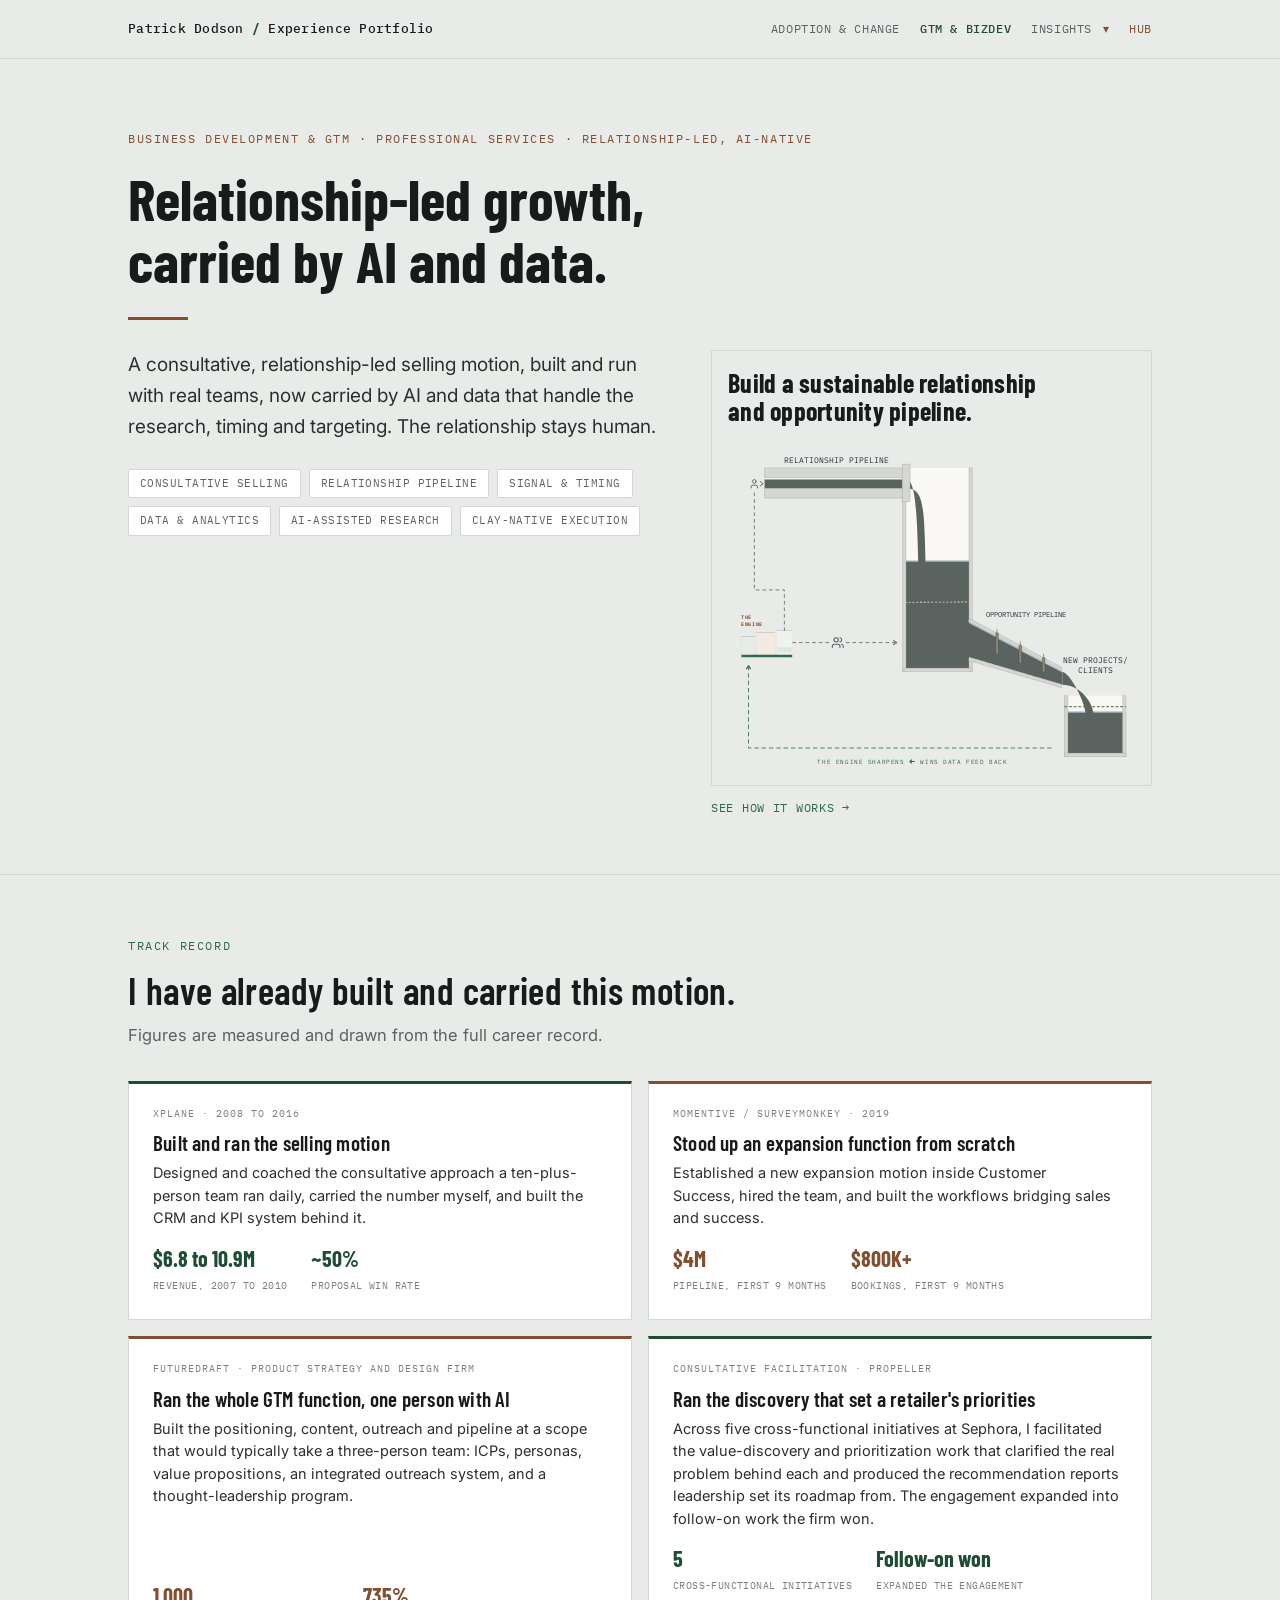
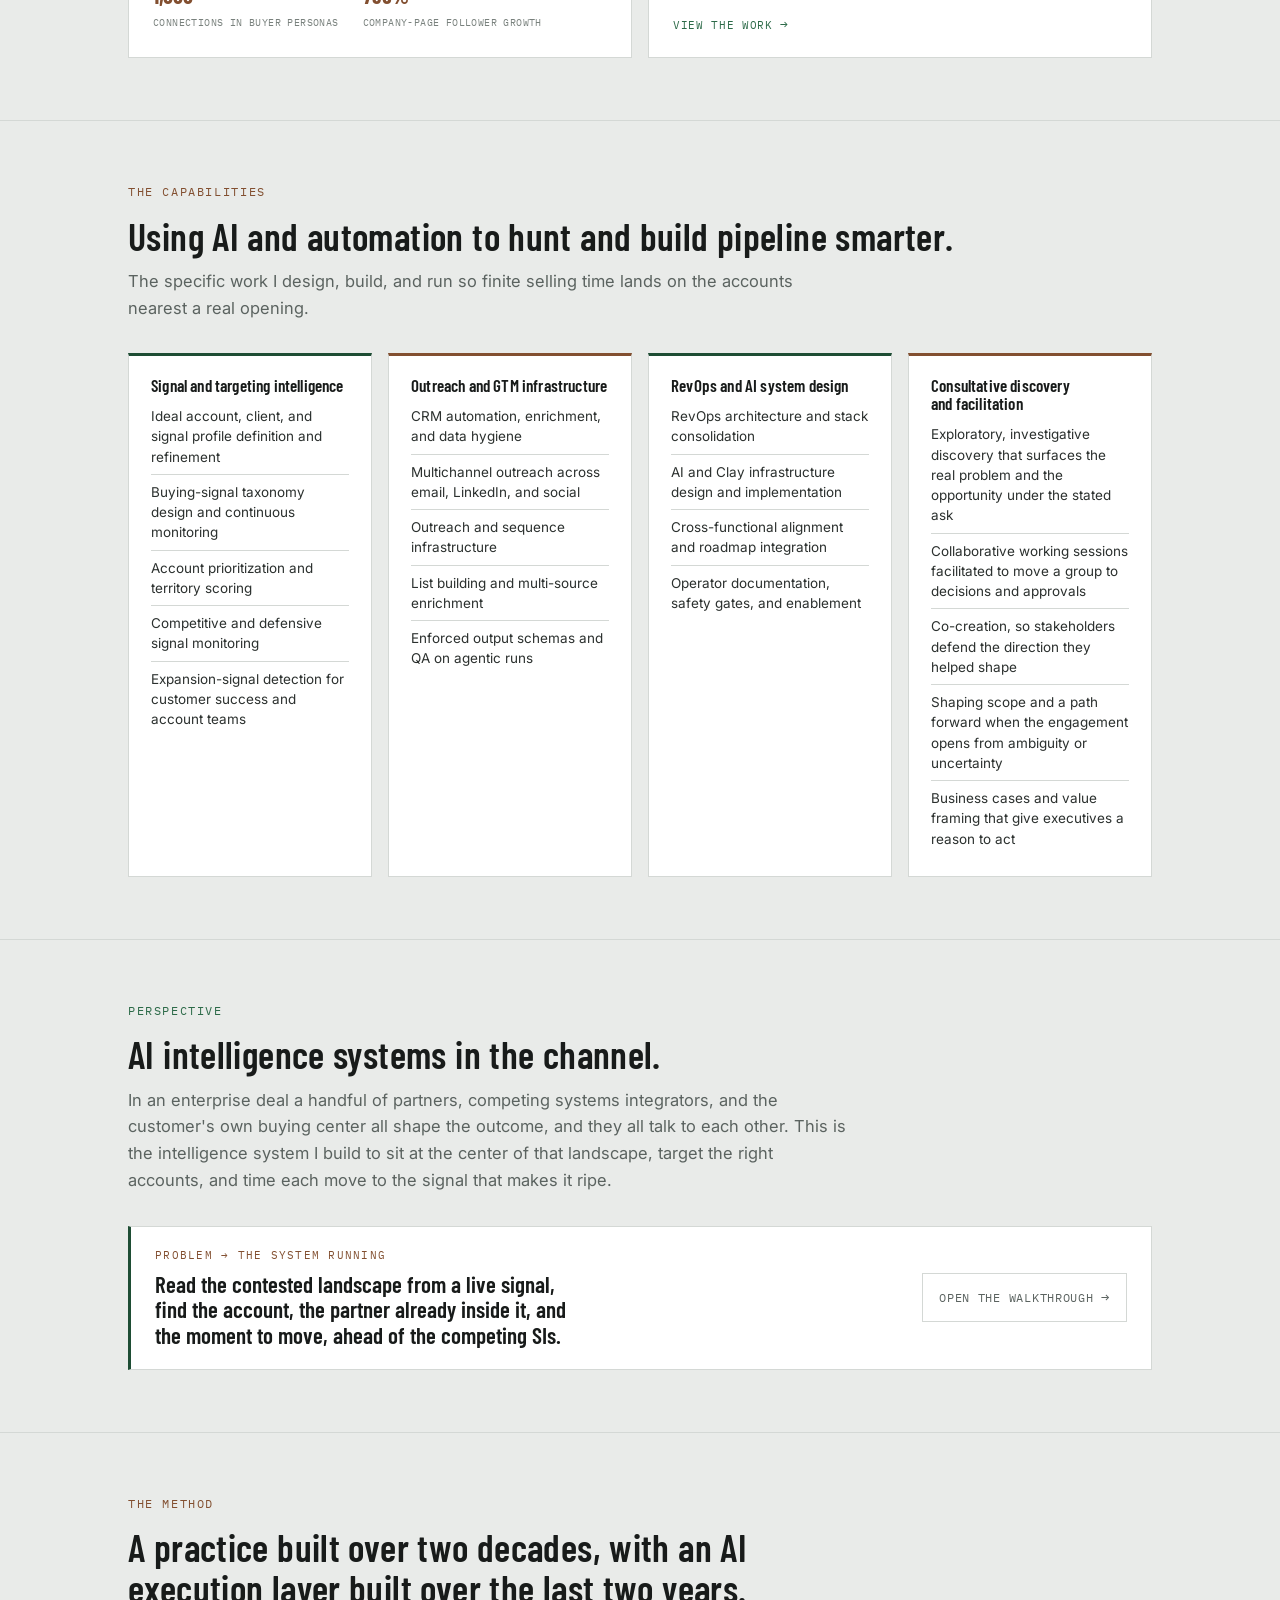
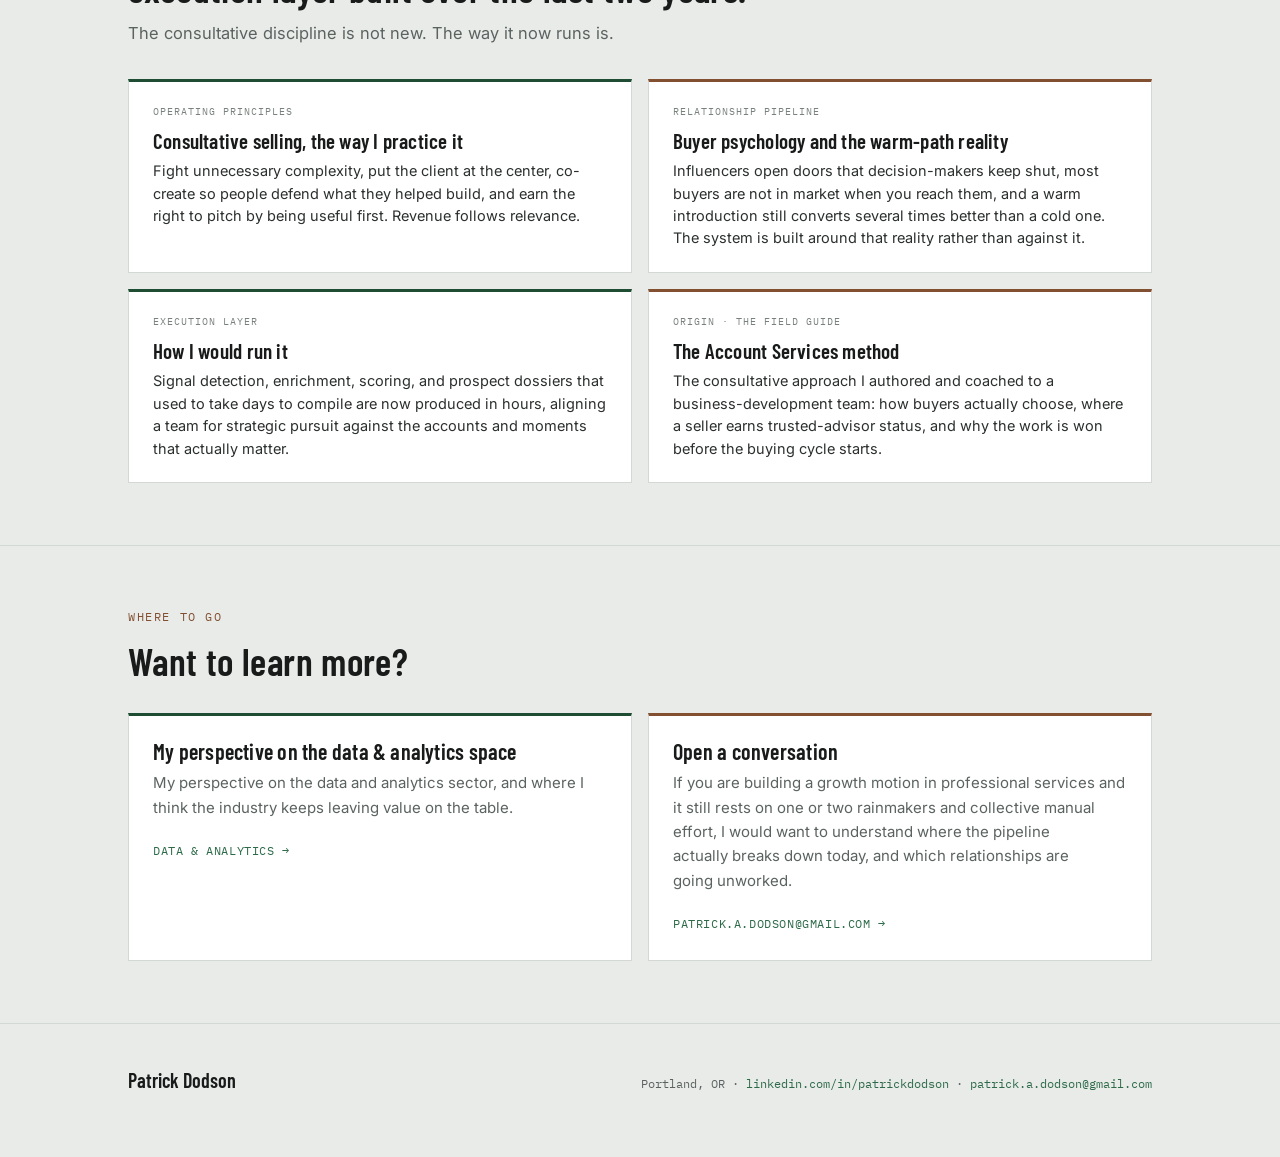
<file: gtm-bizdev.html>
<!DOCTYPE html>
<html lang="en">
<head>
<meta charset="utf-8">
<meta name="viewport" content="width=device-width, initial-scale=1">
<title>Patrick Dodson, GTM &amp; Business Development</title>
<meta name="description" content="Relationship-led growth carried by AI, data, and automation. A consultative selling motion I built and ran, with the research, timing, and coverage load now handled by a system, so the relationship stays human at the point of contact.">
<link rel="preconnect" href="https://fonts.googleapis.com">
<link rel="preconnect" href="https://fonts.gstatic.com" crossorigin>
<link href="https://fonts.googleapis.com/css2?family=Barlow+Condensed:wght@500;600;700&family=Inter:wght@400;500;600&family=IBM+Plex+Mono:wght@400;500&display=swap" rel="stylesheet">
<style>
/* ===== Perspective Suite shared shell (inlined; source: assets/suite.css) ===== */
/* ============================================================
 Perspective Suite - shared shell
 Paper-and-forest design system. One frame, every page inherits.
 Page-specific diagram CSS lives in each page's own <style> block.
 ============================================================ */

:root{
 --ink:#181b1a; --graphite:#2b302e; --gray:#5b6360; --muted:#79817d;
 --paper:#e9ebe9; --card:#ffffff; --line:#d4d8d5;
 --green:#1e4d34; --green2:#2c6a48; --greenwash:#eef3ef; --greenline:#cde0d3;
 --umber:#824f30; --umber2:#9c6741; --umberwash:#f2ebe3; --umberline:#e3d3c4;
 --disp:"Barlow Condensed",Arial,sans-serif;
 --body:"Inter",Arial,sans-serif;
 --mono:"IBM Plex Mono",ui-monospace,monospace;
}
*{box-sizing:border-box}
html{scroll-behavior:smooth}
body{margin:0;background:var(--paper);color:var(--ink);font-family:var(--body);
 font-size:17px;line-height:1.62;-webkit-font-smoothing:antialiased}
a{color:var(--green2);text-decoration:none}
a:hover{text-decoration:underline}
.wrap{max-width:1080px;margin:0 auto;padding:0 28px}
h1,h2,h3,h4{font-family:var(--disp);font-weight:600;line-height:1.06;letter-spacing:.01em;margin:0;text-wrap:balance}
p{margin:0 0 16px;text-wrap:pretty}
.eyebrow{font-family:var(--mono);font-size:11.5px;letter-spacing:.14em;text-transform:uppercase;color:var(--umber);margin:0 0 14px}
.eyebrow.g{color:var(--green2)}

/* ---- top bar: shared brand + suite nav ---- */
.top{position:sticky;top:0;z-index:40;background:rgba(233,235,233,.9);
 backdrop-filter:saturate(1.1) blur(8px);border-bottom:1px solid var(--line)}
.top .wrap{display:flex;align-items:center;justify-content:space-between;height:58px;gap:16px}
.brand{font-family:var(--mono);font-size:13px;letter-spacing:.02em;color:var(--ink);font-weight:500;white-space:nowrap}
.brand b{color:var(--green)}
.brand a{color:inherit}
.brand a:hover{text-decoration:none}
.nav{display:flex;align-items:center;flex-wrap:wrap;justify-content:flex-end}
.nav a{font-family:var(--mono);font-size:12px;letter-spacing:.05em;text-transform:uppercase;color:var(--gray);margin-left:20px}
.nav a:hover{color:var(--ink);text-decoration:none}
.nav a.here{color:var(--green);font-weight:500}
.nav a.hub{color:var(--umber)}
@media(max-width:900px){.nav a{margin-left:14px;font-size:11px}}

/* "Other perspectives" dropdown (no-JS, touch-safe via <details>) */
.drop{position:relative;margin-left:20px}
.drop>summary{list-style:none;cursor:pointer;font-family:var(--mono);font-size:12px;letter-spacing:.05em;
 text-transform:uppercase;color:var(--gray);white-space:nowrap}
.drop>summary::-webkit-details-marker{display:none}
.drop>summary::after{content:" \25BE";color:var(--umber);margin-left:3px}
.drop>summary:hover{color:var(--ink)}
.drop.hascur>summary{color:var(--green);font-weight:500}
.dropmenu{position:absolute;right:0;top:calc(100% + 12px);background:var(--card);border:1px solid var(--line);
 min-width:210px;padding:6px 0;box-shadow:0 8px 28px rgba(24,27,26,.12);z-index:50}
.dropmenu a{display:block;margin:0;padding:10px 16px;font-family:var(--mono);font-size:12px;letter-spacing:.04em;
 text-transform:uppercase;color:var(--gray)}
.dropmenu a:hover{background:var(--greenwash);color:var(--ink);text-decoration:none}
.dropmenu a.here{color:var(--green);font-weight:500}
@media(max-width:900px){.drop{margin-left:14px}.drop>summary{font-size:11px}}

/* ---- hero ---- */
.hero{padding:70px 0 54px;border-bottom:1px solid var(--line)}
.hero .kicker{font-family:var(--mono);font-size:12px;letter-spacing:.13em;text-transform:uppercase;color:var(--umber);margin-bottom:20px}
.hero h1{font-size:clamp(34px,5.6vw,58px);font-weight:700;letter-spacing:0;max-width:20ch}
.hero .lede{font-size:19px;max-width:66ch;margin-top:22px;color:var(--graphite)}
.hero .lede2{font-size:16px;max-width:66ch;margin-top:14px;color:var(--gray)}
.hero .rule{width:60px;height:3px;background:var(--umber);margin:26px 0 0}
.hero .disciplines{display:flex;flex-wrap:wrap;gap:8px;margin-top:26px}
.hero .disciplines span{font-family:var(--mono);font-size:11px;letter-spacing:.04em;text-transform:uppercase;color:var(--gray);
 background:var(--card);border:1px solid var(--line);border-radius:2px;padding:5px 11px}

/* ---- section shell ---- */
section{padding:62px 0;border-bottom:1px solid var(--line)}
.sec-head{max-width:80ch;margin-bottom:32px}
.sec-head h2{font-size:clamp(26px,3.6vw,38px);font-weight:600}
.sec-head .sub{color:var(--gray);margin-top:12px;font-size:16.5px;max-width:72ch}

/* ---- diagram shell (site convention) ---- */
.dwrap{border:1px solid var(--line);background:var(--card);padding:26px 26px 28px;margin:6px 0 4px}
.dcap{font-family:var(--mono);font-size:11px;letter-spacing:.08em;text-transform:uppercase;color:var(--gray);margin-bottom:22px}
.dcap b{color:var(--umber)}
.note{font-family:var(--mono);font-size:11px;color:var(--muted);letter-spacing:.02em;margin-top:20px;max-width:72ch;line-height:1.6}

/* ---- reusable POV callout pair (opinionated vs observer) ---- */
.pair{display:grid;grid-template-columns:1fr 1fr;gap:16px;margin-top:26px}
@media(max-width:680px){.pair{grid-template-columns:1fr}}
.pcard{background:var(--paper);border:1px solid var(--line);border-top:3px solid var(--green);padding:20px 22px}
.pcard.um{border-top-color:var(--umber)}
.pcard .lab{font-family:var(--mono);font-size:10px;letter-spacing:.1em;text-transform:uppercase;color:var(--muted);margin-bottom:8px}
.pcard h4{font-family:var(--disp);font-weight:600;font-size:19px;color:var(--ink);margin-bottom:8px}
.pcard p{font-size:14px;color:var(--graphite);line-height:1.55;margin:0}
.implic{margin-top:16px;background:var(--umberwash);border:1px solid var(--umberline);border-radius:2px;padding:22px 26px}
.implic .lab{font-family:var(--mono);font-size:10px;letter-spacing:.1em;text-transform:uppercase;color:var(--umber);margin-bottom:8px}
.implic p{font-size:15px;color:var(--graphite);line-height:1.6;margin:0}
.implic.g{background:var(--greenwash);border-color:var(--greenline)}
.implic.g .lab{color:var(--green2)}

/* ---- the POV "sermon" block (first-person, opinionated) ---- */
.pov{max-width:76ch}
.pov p{font-size:17px;color:var(--graphite);margin:0 0 18px}
.pov p strong{color:var(--ink);font-weight:600}
.povmark{border-left:3px solid var(--umber);background:var(--umberwash);padding:20px 24px;margin:8px 0 24px}
.povmark p{margin:0;font-size:17px;color:var(--graphite)}
.povmark.g{border-left-color:var(--green);background:var(--greenwash)}

/* ---- reusable maturity / readiness ladder ---- */
.mat{display:flex;flex-direction:column;gap:6px}
.stage{display:grid;grid-template-columns:44px 1fr;gap:16px;background:var(--paper);border:1px solid var(--line);padding:16px 18px;align-items:start}
.stage .sn{font-family:var(--disp);font-weight:700;font-size:26px;color:var(--muted);line-height:1;text-align:center}
.stage .sname{font-family:var(--disp);font-weight:600;font-size:19px;color:var(--ink);margin-bottom:4px}
.stage .slook{font-size:14px;color:var(--graphite);line-height:1.5;margin:0 0 8px}
.stage .snext{font-family:var(--mono);font-size:11px;letter-spacing:.02em;color:var(--gray);line-height:1.45}
.stage .snext b{color:var(--umber);font-weight:500}
.stage.top{border-color:var(--greenline);background:var(--greenwash);border-left:3px solid var(--green)}
.stage.top .sn{color:var(--green)}
.stage.top .snext b{color:var(--green2)}

/* ---- generic content cards (record, method) ---- */
.grid{display:grid;grid-template-columns:1fr 1fr;gap:16px;margin-top:8px}
@media(max-width:720px){.grid{grid-template-columns:1fr}}
.gcard{border:1px solid var(--line);background:var(--card);border-top:3px solid var(--green);padding:22px 24px}
.gcard.um{border-top-color:var(--umber)}
.gcard .tag{font-family:var(--mono);font-size:10px;letter-spacing:.1em;text-transform:uppercase;color:var(--muted);margin-bottom:10px}
.gcard h3{font-family:var(--disp);font-weight:600;font-size:21px;color:var(--ink);margin-bottom:8px}
.gcard p{font-size:14.5px;color:var(--graphite);line-height:1.55;margin:0}
.gcard .metrics{display:flex;gap:24px;margin-top:16px;flex-wrap:wrap}
.gcard .metric b{font-family:var(--disp);font-weight:700;font-size:22px;color:var(--green);display:block;line-height:1.1}
.gcard.um .metric b{color:var(--umber)}
.gcard .metric span{font-family:var(--mono);font-size:10px;letter-spacing:.04em;text-transform:uppercase;color:var(--muted)}

/* ---- where to go ---- */
.routes{display:grid;grid-template-columns:1fr 1fr;gap:16px;margin-top:8px}
@media(max-width:680px){.routes{grid-template-columns:1fr}}
.route{border:1px solid var(--line);background:var(--card);padding:24px}
.route.umber{border-top:3px solid var(--umber)}
.route.green{border-top:3px solid var(--green)}
.route h3{font-family:var(--disp);font-weight:600;font-size:22px;margin-bottom:8px}
.route p{font-size:15px;color:var(--gray);margin-bottom:16px}
.route .go{font-family:var(--mono);font-size:12px;letter-spacing:.05em;text-transform:uppercase;color:var(--green2)}

/* ---- footer ---- */
footer{padding:40px 0 60px}
footer .fx{display:flex;flex-wrap:wrap;justify-content:space-between;gap:16px;align-items:baseline}
footer .fname{font-family:var(--disp);font-weight:600;font-size:20px;color:var(--ink)}
footer .fmeta{font-family:var(--mono);font-size:12px;color:var(--gray)}

/* ---- shared pill component (layer stacks) ---- */
.pills{display:flex;flex-wrap:wrap;gap:4px}
.pill{font-family:var(--body);font-size:11.5px;padding:3px 9px;border-radius:2px;background:var(--card);color:var(--graphite);border:1px solid var(--line)}
.pill.hl{background:var(--umberwash);border-color:var(--umberline);color:var(--umber);font-weight:600}
.pill.g{background:var(--greenwash);border-color:var(--greenline);color:var(--green);font-weight:600}

</style>
<style>
 .compare-lead{font-family:var(--disp);font-weight:600;font-size:22px;color:var(--ink);margin:30px 0 16px;max-width:60ch}
 .compare{display:grid;grid-template-columns:1fr 1fr;gap:16px}
 @media(max-width:680px){.compare{grid-template-columns:1fr}}
 .col{border:1px solid var(--line);background:var(--card);padding:22px 24px}
 .col.old{border-top:3px solid var(--gray)}
 .col.sys{border-top:3px solid var(--green)}
 .col .clab{font-family:var(--mono);font-size:10.5px;letter-spacing:.1em;text-transform:uppercase;margin-bottom:14px;color:var(--muted)}
 .col.sys .clab{color:var(--green2)}
 .cl{margin:0;padding:0;list-style:none}
 .cl li{position:relative;padding-left:20px;margin-bottom:11px;font-size:14.5px;color:var(--graphite);line-height:1.5}
 .cl li::before{content:"";position:absolute;left:0;top:9px;width:6px;height:6px;border-radius:50%;background:var(--gray)}
 .col.sys .cl li::before{background:var(--green)}
</style>
<style>
/* --- experience launcher --- */
.triX{cursor:pointer;display:block;margin-top:6px}
.triX:focus-visible{outline:2px solid var(--green2);outline-offset:3px}
.triX .tri{transition:box-shadow .16s ease}
.triX:hover .tri{box-shadow:0 10px 26px rgba(24,27,26,.10)}
.triX:hover .tri-cta{background:var(--greenwash);color:var(--green)}
.tri{display:flex;align-items:stretch;border:1px solid var(--line);background:var(--card);overflow:hidden}
.tri-panel{flex:1;padding:24px 22px 26px;display:flex;flex-direction:column;align-items:center;text-align:center;gap:12px}
.tri-panel.p1{background:var(--card)}
.tri-panel.p2{background:var(--umberwash)}
.tri-panel.p3{background:var(--greenwash)}
.tri-eyebrow{font-family:var(--mono);font-size:10.5px;letter-spacing:.1em;text-transform:uppercase;color:var(--gray)}
.tri-viz{width:100%;max-width:196px}
.tri-viz svg{width:100%;height:auto;display:block}
.tri-h{font-family:var(--disp);font-weight:600;font-size:20px;line-height:1.12;color:var(--ink);text-wrap:balance;margin:2px 0 0}
.tri-arrow{display:flex;align-items:center;justify-content:center;padding:0 5px;background:var(--paper);border-left:1px solid var(--line);border-right:1px solid var(--line)}
.tri-arrow svg{width:12px;height:22px}
.tri-arrow path{fill:none;stroke:var(--gray);stroke-width:1.6;stroke-linecap:round;stroke-linejoin:round;opacity:.7}
.tv .card{fill:var(--card);stroke:var(--line);stroke-width:1}
.tv .dash{stroke-dasharray:4 3;stroke-width:1.5;fill:none}
.tv .dash.um{stroke:var(--umber2)}
.tv .dash.gr{stroke:var(--green2)}
.tv .bar{fill:var(--gray)}
.tv .b1{fill:var(--paper);stroke:var(--gray);stroke-opacity:.5;stroke-width:1}
.tv .b2{fill:#fff;stroke:var(--umber);stroke-opacity:.7;stroke-width:1}
.tv .b3{fill:#fff;stroke:var(--green);stroke-opacity:.7;stroke-width:1}
.tri-cta{border:1px solid var(--line);border-top:none;background:var(--paper);padding:13px 18px;font-family:var(--mono);font-size:12px;letter-spacing:.06em;text-transform:uppercase;color:var(--gray);text-align:center;transition:background .16s ease,color .16s ease}
.tri-cta span{font-size:14px}
@media(max-width:720px){.tri{flex-direction:column}.tri-arrow{border-left:none;border-right:none;border-top:1px solid var(--line);border-bottom:1px solid var(--line);padding:6px 0}.tri-arrow svg{transform:rotate(90deg)}}
/* --- overlay --- */
.expo{position:fixed;inset:0;z-index:80;background:var(--paper);display:none;flex-direction:column}
.expo[data-open="true"]{display:flex}
.expo-bar{display:flex;align-items:center;justify-content:space-between;padding:11px 20px;border-bottom:1px solid var(--line);background:var(--card);flex:none}
.expo-t{font-family:var(--disp);font-weight:600;font-size:18px;color:var(--ink)}
.expo-close{font-family:var(--mono);font-size:12px;letter-spacing:.04em;text-transform:uppercase;border:1px solid var(--line);background:var(--paper);padding:8px 14px;cursor:pointer}
.expo-close:hover{color:var(--ink);border-color:var(--gray)}
.expo iframe{flex:1;width:100%;border:none;background:var(--paper)}
/* --- capabilities --- */
.capgrid{display:grid;grid-template-columns:repeat(4,1fr);gap:16px;margin-top:8px}
.capcol{border:1px solid var(--line);background:var(--card);border-top:3px solid var(--green);padding:20px 22px}
.capcol.um{border-top-color:var(--umber)}
.capcol h3{font-family:var(--disp);font-weight:600;font-size:17px;color:var(--ink);margin-bottom:12px}
.capcol ul{list-style:none;margin:0;padding:0}
.capcol li{font-size:13.5px;color:var(--graphite);line-height:1.5;padding:7px 0;border-top:1px solid var(--line)}
.capcol li:first-child{border-top:none;padding-top:0}
@media(max-width:1024px){.capgrid{grid-template-columns:repeat(2,1fr)}}@media(max-width:560px){.capgrid{grid-template-columns:1fr}}
</style>
<style>
/* case-card images (static, non-zoom) */
.gcard.hasimg{padding:0;overflow:hidden}
.gcard.hasimg .cbody{padding:22px 24px}
.cimg{display:block;width:100%;height:auto;border-bottom:1px solid var(--line);pointer-events:none;-webkit-user-select:none;user-select:none}
.cfig{margin:18px 0 0}
.cfig img{display:block;width:100%;height:auto;border:1px solid var(--line);border-radius:2px;background:var(--card);pointer-events:none;-webkit-user-select:none;user-select:none}
.cfig figcaption{font-family:var(--mono);font-size:10.5px;letter-spacing:.05em;text-transform:uppercase;color:var(--muted);margin-top:8px}
.cthumbs{display:flex;gap:10px;margin-top:18px;flex-wrap:wrap}
.cthumbs figure{margin:0;flex:1 1 0;min-width:132px}
.cthumbs figure img{display:block;width:100%;height:auto;border:1px solid var(--line);background:var(--card);border-radius:2px;pointer-events:none;-webkit-user-select:none;user-select:none}
.cthumbs figcaption{font-family:var(--mono);font-size:10px;letter-spacing:.04em;text-transform:uppercase;color:var(--muted);margin-top:6px}
</style>
<style>
/* channel launcher + overlay */
.chanX{display:block;cursor:pointer;margin-top:8px}
.chanX:focus-visible{outline:2px solid var(--green2);outline-offset:3px}
.chanbar{display:flex;align-items:center;justify-content:space-between;gap:20px;border:1px solid var(--line);border-left:3px solid var(--green);background:var(--card);padding:20px 24px;transition:box-shadow .16s ease}
.chanX:hover .chanbar{box-shadow:0 10px 26px rgba(24,27,26,.10)}
.chan-eyebrow{font-family:var(--mono);font-size:10.5px;letter-spacing:.12em;text-transform:uppercase;color:var(--umber);margin-bottom:8px}
.chan-h{font-family:var(--disp);font-weight:600;font-size:clamp(18px,2.4vw,23px);line-height:1.12;color:var(--ink);max-width:48ch;text-wrap:balance}
.chan-cta{flex:none;font-family:var(--mono);font-size:12px;letter-spacing:.06em;text-transform:uppercase;color:var(--gray);border:1px solid var(--line);padding:12px 16px;white-space:nowrap;transition:background .16s,color .16s}
.chanX:hover .chan-cta{background:var(--greenwash);color:var(--green)}
.chan-cta span{font-size:14px}
@media(max-width:640px){.chanbar{flex-direction:column;align-items:flex-start;gap:14px}}
.cexpo{position:fixed;inset:0;z-index:80;background:var(--paper);display:none;flex-direction:column}
.cexpo[data-open="true"]{display:flex}
.cexpo-bar{display:flex;align-items:center;justify-content:space-between;padding:11px 20px;border-bottom:1px solid var(--line);background:var(--card);flex:none}
.cexpo-t{font-family:var(--disp);font-weight:600;font-size:18px;color:var(--ink)}
.cexpo-close{font-family:var(--mono);font-size:12px;letter-spacing:.04em;text-transform:uppercase;border:1px solid var(--line);background:var(--paper);padding:8px 14px;cursor:pointer}
.cexpo-close:hover{color:var(--ink);border-color:var(--gray)}
.cexpo iframe{flex:1;width:100%;border:none;background:var(--paper)}
</style>
<style>
/* expandable case cards + modal */
.casecard{cursor:pointer;transition:box-shadow .15s ease}
.casecard:hover{box-shadow:0 10px 26px rgba(24,27,26,.08)}
.casecard:focus-visible{outline:2px solid var(--green2);outline-offset:2px}
.cardmore{font-family:var(--mono);font-size:11px;letter-spacing:.06em;text-transform:uppercase;color:var(--green2);margin-top:16px}
.casecard.um .cardmore{color:var(--umber2)}
.cardmore span{font-size:13px}
.casemodal{position:fixed;inset:0;z-index:90;display:none;justify-content:center;align-items:flex-start;background:rgba(24,27,26,.5);padding:36px 18px;overflow-y:auto}
.casemodal[data-open="true"]{display:flex}
.casebox{background:var(--card);border:1px solid var(--line);max-width:780px;width:100%;padding:30px 34px 36px;position:relative;margin:auto}
.cm-close{position:absolute;top:14px;right:16px;font-family:var(--mono);font-size:12px;text-transform:uppercase;letter-spacing:.04em;border:1px solid var(--line);background:var(--paper);padding:6px 12px;cursor:pointer;color:var(--gray)}
.cm-close:hover{color:var(--ink);border-color:var(--gray)}
.cm-content .tag{font-family:var(--mono);font-size:10px;letter-spacing:.1em;text-transform:uppercase;color:var(--muted);margin-bottom:8px}
.cm-content .client{font-family:var(--mono);font-size:12px;color:var(--umber);letter-spacing:.02em;margin:0 0 8px}
.cm-content h3{font-family:var(--disp);font-weight:600;font-size:26px;line-height:1.1;margin:0 0 16px;text-wrap:balance;max-width:34ch}
.cm-content p{font-size:15px;line-height:1.62;color:var(--graphite);margin:0 0 14px}
.cm-hero{display:block;width:100%;height:auto;border:1px solid var(--line);margin:4px 0 18px;pointer-events:none;-webkit-user-select:none;user-select:none}
.cm-fig{margin:8px 0 18px}
.cm-fig img{display:block;width:100%;height:auto;border:1px solid var(--line);pointer-events:none;-webkit-user-select:none;user-select:none}
.cm-fig figcaption{font-family:var(--mono);font-size:10.5px;text-transform:uppercase;letter-spacing:.05em;color:var(--muted);margin-top:8px}
.cm-figrow{display:flex;gap:12px;flex-wrap:wrap;margin:8px 0 4px}
.cm-figrow figure{margin:0;flex:1;min-width:190px}
.cm-figrow img{display:block;width:100%;height:auto;border:1px solid var(--line);pointer-events:none;-webkit-user-select:none;user-select:none}
.cm-figrow figcaption{font-family:var(--mono);font-size:9.5px;text-transform:uppercase;letter-spacing:.04em;color:var(--muted);margin-top:6px}
</style>
<style>
.hero-grid{display:grid;grid-template-columns:minmax(0,1.1fr) minmax(0,.9fr);gap:44px;align-items:start;margin-top:30px}
.hero-grid .lede{margin-top:0}
.hpanel{display:block;cursor:pointer;border:1px solid var(--line);background:var(--paper);padding:16px 16px 10px;color:inherit}
.hpanel:hover{border-color:var(--gray)}
.hpanel:focus-visible{outline:2px solid var(--green2);outline-offset:3px}
.hpanel h2{font-family:var(--disp);font-weight:700;font-size:clamp(20px,2.2vw,26px);line-height:1.08;color:var(--ink);margin:2px 0 8px;text-wrap:balance}
.hpanel>svg{display:block;width:100%;height:auto}
.hgo{display:inline-block;margin-top:12px;font-family:var(--mono);font-size:12px;letter-spacing:.06em;text-transform:uppercase;color:var(--green2);cursor:pointer}
.hpanel:hover + .hgo,.hgo:hover{text-decoration:underline}
.grid.three{grid-template-columns:repeat(3,minmax(0,1fr))}
#record .gcard{display:flex;flex-direction:column}#record .gcard .metrics{margin-top:auto;padding-top:16px}
@media(max-width:900px){.hero-grid{grid-template-columns:1fr;gap:28px}.grid.three{grid-template-columns:1fr}}
</style>
</head>
<body>

<div class="top">
 <div class="wrap">
 <div class="brand"><a href="index.html">Patrick&nbsp;Dodson&nbsp;<b>/</b>&nbsp;Experience&nbsp;Portfolio</a></div>
 <nav class="nav">
 <a href="adoption-change.html">Adoption &amp; Change</a>
 <a href="gtm-bizdev.html" class="here">GTM &amp; BizDev</a>
 <details class="drop">
 <summary>Insights</summary>
 <div class="dropmenu">
 <a href="data-analytics.html">Data &amp; Analytics</a>
 <a href="ai-factory.html">AI Factory</a>
 <a href="enterprise-ai-stack.html">Enterprise AI Stack</a>
 <a href="ai-retail.html">AI in Retail</a>
 <a href="cloud-computing.html">Cloud Computing</a>
 </div>
 </details>
 <a href="index.html" class="hub">Hub</a>
 </nav>
 </div>
</div>

<!-- HERO -->
<header class="hero">
 <div class="wrap">
 <div class="kicker">Business Development &amp; GTM &middot; Professional services &middot; Relationship-led, AI-native</div>
 <h1>Relationship-led growth, carried by AI and data.</h1>
 <div class="rule"></div>
 <div class="hero-grid">
 <div>
 <p class="lede">A consultative, relationship-led selling motion, built and run with real teams, now carried by AI and data that handle the research, timing and targeting. The relationship stays human.</p>
 <div class="disciplines">
 <span>Consultative selling</span>
 <span>Relationship pipeline</span>
 <span>Signal &amp; timing</span>
 <span>Data &amp; analytics</span>
 <span>AI-assisted research</span>
 <span>Clay-native execution</span>
 </div>
 </div>
 <div>
 <div class="hpanel" id="triLaunch" role="button" tabindex="0" aria-label="Open the walkthrough: Current state, Future state, The path forward">
 <h2>Build a sustainable relationship and opportunity pipeline.</h2>
 <svg xmlns="http://www.w3.org/2000/svg" id="hp_with" viewBox="0 0 556 466" font-family="'IBM Plex Mono',monospace"><style> @keyframes rgMarchW { to { stroke-dashoffset: -9; } } @keyframes rgMarchG { to { stroke-dashoffset: -10; } } .rgFlowW { animation: rgMarchW .9s linear infinite; } .rgFlowG { animation: rgMarchG 1s linear infinite; } @media (prefers-reduced-motion: reduce){ .rgFlowW,.rgFlowG{ animation:none; } } </style><rect width="556" height="466" fill="#e9ebe9" /><defs><marker id="hp_rgl_ah" markerWidth="9" markerHeight="9" refX="5.5" refY="4.5" orient="auto"><path d="M2,2 L6,4.5 L2,7" fill="none" stroke="#5b6360" stroke-width="1.3" stroke-linecap="round" stroke-linejoin="round" /></marker><marker id="hp_rgl_ahg" markerWidth="9" markerHeight="9" refX="5.5" refY="4.5" orient="auto"><path d="M2,2 L6,4.5 L2,7" fill="none" stroke="#2c6a48" stroke-width="1.3" stroke-linecap="round" stroke-linejoin="round" /></marker><symbol id="hp_rgl_person" viewBox="0 0 24 24"><g fill="none" stroke="#5b6360" stroke-width="2" stroke-linecap="round" stroke-linejoin="round"><path d="M19 21v-2a4 4 0 0 0-4-4H9a4 4 0 0 0-4 4v2" /><circle cx="12" cy="7" r="4" /></g></symbol><symbol id="hp_rgl_team" viewBox="0 0 24 24"><g fill="none" stroke="#5b6360" stroke-width="2" stroke-linecap="round" stroke-linejoin="round"><path d="M16 21v-2a4 4 0 0 0-4-4H6a4 4 0 0 0-4 4v2" /><circle cx="9" cy="7" r="4" /><path d="M22 21v-2a4 4 0 0 0-3-3.9" /><path d="M16 3.1a4 4 0 0 1 0 7.8" /></g></symbol></defs><svg x="34" y="4" width="516" height="444" viewBox="0 0 456 392"><rect x="0" y="0" width="456" height="392" fill="#e9ebe9" /><defs><clipPath id="hp_v_clip-with"><rect x="0" y="0" width="456" height="392" /></clipPath></defs><g clip-path="url(#hp_v_clip-with)"><g transform="translate(-552,-188)"><g id="hp_v_Frame_1" clip-path="url(#hp_v_clip0_1_309)"><path id="hp_v_page" d="M1056 0H0V816H1056V0Z" fill="#e9ebe9" /><g id="hp_v_bdbd-inflow-growthteam"><path id="hp_v_Vector_95" d="M736.7 236.8H566.1V250H736.7V236.8Z" fill="#FAF8F4" /><path id="hp_v_Vector_96" d="M736.7 239.1H566.1V250H736.7V239.1Z" fill="#5b6360" /><path id="hp_v_Vector_97" d="M566.1 239.1H736.7" stroke="#8FB0BA" stroke-width="1.2" fill="none" /><g id="hp_v_Group_8"><path id="hp_v_Vector_98" d="M736.7 225.2H566.1V236.8H736.7V225.2Z" fill="#d4d8d5" stroke="#A9A294" stroke-width="0.5" /><path id="hp_v_Vector_99" d="M736.7 250H566.1V261.6H736.7V250Z" fill="#d4d8d5" stroke="#A9A294" stroke-width="0.5" /></g></g><g id="hp_v_bdbd-pool"><path id="hp_v_Vector_109" d="M815.3 225.2H736.7V467.1H815.3V225.2Z" fill="#FAF8F4" /><path id="hp_v_Vector_110" d="M815.3 337.8H736.7V467.1H815.3V337.8Z" fill="#5b6360" /><path id="hp_v_Vector_111" d="M736.7 337.8H815.3" stroke="#8FB0BA" stroke-width="1.5" fill="none" /><path id="hp_v_Vector_112" d="M736.7 387.5L736.7 388L738 388L738 387.5L738 387L736.7 387L736.7 387.5ZM740 387.5L740 388L742.5 388L742.5 387.5L742.5 387L740 387L740 387.5ZM744.5 387.5L744.5 388L747.1 388L747.1 387.5L747.1 387L744.5 387L744.5 387.5ZM749.1 387.5L749.1 388L751.6 387.9L751.6 387.4L751.6 386.9L749.1 387L749.1 387.5ZM753.6 387.4L753.6 387.9L756.1 387.9L756.1 387.4L756.1 386.9L753.6 386.9L753.6 387.4ZM758.2 387.4L758.2 387.9L760.7 387.9L760.7 387.4L760.7 386.9L758.2 386.9L758.2 387.4ZM762.7 387.4L762.7 387.9L765.2 387.8L765.2 387.4L765.2 386.9L762.7 386.9L762.7 387.4ZM767.2 387.3L767.2 387.8L769.8 387.8L769.8 387.3L769.8 386.8L767.2 386.8L767.2 387.3ZM771.8 387.3L771.8 387.8L774.3 387.8L774.3 387.3L774.3 386.8L771.8 386.8L771.8 387.3ZM776.3 387.3L776.3 387.8L778.8 387.8L778.8 387.3L778.8 386.8L776.3 386.8L776.3 387.3ZM780.9 387.2L780.9 387.7L783.4 387.7L783.4 387.2L783.4 386.7L780.9 386.7L780.9 387.2ZM785.4 387.2L785.4 387.7L787.9 387.7L787.9 387.2L787.9 386.7L785.4 386.7L785.4 387.2ZM789.9 387.2L789.9 387.7L792.5 387.7L792.5 387.2L792.5 386.7L789.9 386.7L789.9 387.2ZM794.5 387.2L794.5 387.7L797 387.6L797 387.1L797 386.6L794.5 386.7L794.5 387.2ZM799 387.1L799 387.6L801.5 387.6L801.5 387.1L801.5 386.6L799 386.6L799 387.1ZM803.6 387.1L803.6 387.6L806.1 387.6L806.1 387.1L806.1 386.6L803.6 386.6L803.6 387.1ZM808.1 387.1L808.1 387.6L810.6 387.5L810.6 387L810.6 386.5L808.1 386.6L808.1 387.1ZM812.6 387L812.6 387.5L815.2 387.5L815.2 387L815.2 386.5L812.6 386.5L812.6 387ZM817.2 387L817.2 387.5L818.4 387.5L818.4 387L818.4 386.5L817.2 386.5L817.2 387Z" fill="#d4d8d5" /></g><g id="hp_v_bdbd-stream-growthteam"><path id="hp_v_Vector_115" d="M736.7 239.1C746.7 239.1 750 265 751.6 338.8H760.4C758.7 265 757.1 250 736.7 250V239.1Z" fill="#5b6360" /></g><g id="hp_v_bdbd-pool-wall"><path id="hp_v_Vector_120" d="M736.7 225.2H732.8V471H736.7V225.2Z" fill="#d4d8d5" stroke="#A9A294" stroke-width="0.5" /><path id="hp_v_Vector_121" d="M816.9 225.2H812.9V410.7H816.9V225.2Z" fill="#d4d8d5" stroke="#A9A294" stroke-width="0.5" /><path id="hp_v_Vector_122" d="M816.9 453.8H812.9V471H816.9V453.8Z" fill="#d4d8d5" stroke="#A9A294" stroke-width="0.5" /><path id="hp_v_Vector_123" d="M816.9 467.1H732.8V471H816.9V467.1Z" fill="#d4d8d5" stroke="#A9A294" stroke-width="0.5" /></g><g id="hp_v_bdbd-flanges"><path id="hp_v_Vector_124" d="M741.7 220.9H732.4V265.9H741.7V220.9Z" fill="#d4d8d5" stroke="#A9A294" stroke-width="0.5" /></g><g id="hp_v_bdbd-opportunity"><path id="hp_v_Vector_127" d="M812.9 410.7L815.3 412L817.6 413.2L820 414.5L822.3 415.7L824.7 416.9L827 418.2L829.4 419.4L831.7 420.7L834 421.9L836.4 423.2L838.7 424.4L841.1 425.6L843.4 426.9L845.8 428.1L848.1 429.4L850.5 430.6L852.8 431.9L855.2 433.1L857.5 434.3L859.9 435.6L862.2 436.8L864.6 438.1L866.9 439.3L869.2 440.6L871.6 441.8L873.9 443L876.3 444.3L878.6 445.5L881 446.8L883.3 448L885.7 449.2L888 450.5L890.4 451.7L892.7 453L895.1 454.2L897.4 455.5L899.8 456.7L902.1 457.9L904.5 459.2L906.8 460.4L909.1 461.7L911.5 462.9L913.8 464.2L916.2 465.4L918.5 466.6L920.9 467.9L923.2 469.1L925.6 470.4V486.9L923.2 486.2L920.9 485.6L918.5 484.9L916.2 484.2L913.8 483.5L911.5 482.8L909.1 482.1L906.8 481.4L904.5 480.7L902.1 480L899.8 479.3L897.4 478.7L895.1 478L892.7 477.3L890.4 476.6L888 475.9L885.7 475.2L883.3 474.5L881 473.8L878.6 473.1L876.3 472.4L873.9 471.7L871.6 471.1L869.2 470.4L866.9 469.7L864.6 469L862.2 468.3L859.9 467.6L857.5 466.9L855.2 466.2L852.8 465.5L850.5 464.9L848.1 464.2L845.8 463.5L843.4 462.8L841.1 462.1L838.7 461.4L836.4 460.7L834 460L831.7 459.3L829.4 458.6L827 457.9L824.7 457.2L822.3 456.6L820 455.9L817.6 455.2L815.3 454.5L812.9 453.8V410.7Z" fill="#FAF8F4" /><path id="hp_v_Vector_128" d="M812.9 412L815.3 413.3L817.6 414.5L820 415.7L822.3 416.9L824.7 418.2L827 419.4L829.4 420.6L831.7 421.8L834 423.1L836.4 424.3L838.7 425.5L841.1 426.7L843.4 428L845.8 429.2L848.1 431.1L850.5 432.3L852.8 433.5L855.2 434.8L857.5 436L859.9 437.2L862.2 438.4L864.6 439.6L866.9 440.8L869.2 442L871.6 443.3L873.9 444.5L876.3 446.2L878.6 447.5L881 448.7L883.3 449.9L885.7 451.1L888 452.3L890.4 453.5L892.7 454.7L895.1 455.9L897.4 457.1L899.8 458.3L902.1 459.5L904.5 460.9L906.8 462.1L909.1 463.3L911.5 464.5L913.8 465.7L916.2 466.9L918.5 468.1L920.9 469.3L923.2 470.5L925.6 471.7V486.9L923.2 486.2L920.9 485.6L918.5 484.9L916.2 484.2L913.8 483.5L911.5 482.8L909.1 482.1L906.8 481.4L904.5 480.7L902.1 480L899.8 479.3L897.4 478.7L895.1 478L892.7 477.3L890.4 476.6L888 475.9L885.7 475.2L883.3 474.5L881 473.8L878.6 473.1L876.3 472.4L873.9 471.7L871.6 471.1L869.2 470.4L866.9 469.7L864.6 469L862.2 468.3L859.9 467.6L857.5 466.9L855.2 466.2L852.8 465.5L850.5 464.9L848.1 464.2L845.8 463.5L843.4 462.8L841.1 462.1L838.7 461.4L836.4 460.7L834 460L831.7 459.3L829.4 458.6L827 457.9L824.7 457.2L822.3 456.6L820 455.9L817.6 455.2L815.3 454.5L812.9 453.8V412Z" fill="#5b6360" /><path id="hp_v_Vector_129" d="M812.9 412L815.3 413.3L817.6 414.5L820 415.7L822.3 416.9L824.7 418.2L827 419.4L829.4 420.6L831.7 421.8L834 423.1L836.4 424.3L838.7 425.5L841.1 426.7L843.4 428L845.8 429.2L848.1 431.1L850.5 432.3L852.8 433.5L855.2 434.8L857.5 436L859.9 437.2L862.2 438.4L864.6 439.6L866.9 440.8L869.2 442L871.6 443.3L873.9 444.5L876.3 446.2L878.6 447.5L881 448.7L883.3 449.9L885.7 451.1L888 452.3L890.4 453.5L892.7 454.7L895.1 455.9L897.4 457.1L899.8 458.3L902.1 459.5L904.5 460.9L906.8 462.1L909.1 463.3L911.5 464.5L913.8 465.7L916.2 466.9L918.5 468.1L920.9 469.3L923.2 470.5L925.6 471.7" stroke="#8FB0BA" stroke-width="1.3" fill="none" /><g id="hp_v_Group_11"><path id="hp_v_Vector_130" d="M812.9 408.7L815.3 410L817.6 411.2L820 412.5L822.3 413.7L824.7 415L827 416.2L829.4 417.4L831.7 418.7L834 419.9L836.4 421.2L838.7 422.4L841.1 423.7L843.4 424.9L845.8 426.1L848.1 427.4L850.5 428.6L852.8 429.9L855.2 431.1L857.5 432.4L859.9 433.6L862.2 434.8L864.6 436.1L866.9 437.3L869.2 438.6L871.6 439.8L873.9 441L876.3 442.3L878.6 443.5L881 444.8L883.3 446L885.7 447.3L888 448.5L890.4 449.7L892.7 451L895.1 452.2L897.4 453.5L899.8 454.7L902.1 456L904.5 457.2L906.8 458.4L909.1 459.7L911.5 460.9L913.8 462.2L916.2 463.4L918.5 464.7L920.9 465.9L923.2 467.1L925.6 468.4" stroke="#d4d8d5" stroke-width="4" stroke-linejoin="round" fill="none" /><path id="hp_v_Vector_131" d="M812.9 455.8L815.3 456.5L817.6 457.2L820 457.9L822.3 458.6L824.7 459.2L827 459.9L829.4 460.6L831.7 461.3L834 462L836.4 462.7L838.7 463.4L841.1 464.1L843.4 464.8L845.8 465.4L848.1 466.1L850.5 466.8L852.8 467.5L855.2 468.2L857.5 468.9L859.9 469.6L862.2 470.3L864.6 471L866.9 471.7L869.2 472.4L871.6 473.1L873.9 473.7L876.3 474.4L878.6 475.1L881 475.8L883.3 476.5L885.7 477.2L888 477.9L890.4 478.6L892.7 479.3L895.1 479.9L897.4 480.6L899.8 481.3L902.1 482L904.5 482.7L906.8 483.4L909.1 484.1L911.5 484.8L913.8 485.5L916.2 486.2L918.5 486.9L920.9 487.5L923.2 488.2L925.6 488.9" stroke="#d4d8d5" stroke-width="4" stroke-linejoin="round" fill="none" /></g><g id="hp_v_Group_12" opacity="0.9"><path id="hp_v_Vector_132" d="M812.9 410.7L815.3 412L817.6 413.2L820 414.5L822.3 415.7L824.7 416.9L827 418.2L829.4 419.4L831.7 420.7L834 421.9L836.4 423.2L838.7 424.4L841.1 425.6L843.4 426.9L845.8 428.1L848.1 429.4L850.5 430.6L852.8 431.9L855.2 433.1L857.5 434.3L859.9 435.6L862.2 436.8L864.6 438.1L866.9 439.3L869.2 440.6L871.6 441.8L873.9 443L876.3 444.3L878.6 445.5L881 446.8L883.3 448L885.7 449.2L888 450.5L890.4 451.7L892.7 453L895.1 454.2L897.4 455.5L899.8 456.7L902.1 457.9L904.5 459.2L906.8 460.4L909.1 461.7L911.5 462.9L913.8 464.2L916.2 465.4L918.5 466.6L920.9 467.9L923.2 469.1L925.6 470.4" stroke="#A9A294" stroke-width="0.5" fill="none" /><path id="hp_v_Vector_133" d="M812.9 406.8L815.3 408L817.6 409.2L820 410.5L822.3 411.7L824.7 413L827 414.2L829.4 415.5L831.7 416.7L834 417.9L836.4 419.2L838.7 420.4L841.1 421.7L843.4 422.9L845.8 424.2L848.1 425.4L850.5 426.6L852.8 427.9L855.2 429.1L857.5 430.4L859.9 431.6L862.2 432.8L864.6 434.1L866.9 435.3L869.2 436.6L871.6 437.8L873.9 439.1L876.3 440.3L878.6 441.5L881 442.8L883.3 444L885.7 445.3L888 446.5L890.4 447.8L892.7 449L895.1 450.2L897.4 451.5L899.8 452.7L902.1 454L904.5 455.2L906.8 456.5L909.1 457.7L911.5 458.9L913.8 460.2L916.2 461.4L918.5 462.7L920.9 463.9L923.2 465.2L925.6 466.4" stroke="#A9A294" stroke-width="0.5" fill="none" /><path id="hp_v_Vector_134" d="M812.9 453.8L815.3 454.5L817.6 455.2L820 455.9L822.3 456.6L824.7 457.2L827 457.9L829.4 458.6L831.7 459.3L834 460L836.4 460.7L838.7 461.4L841.1 462.1L843.4 462.8L845.8 463.5L848.1 464.2L850.5 464.9L852.8 465.5L855.2 466.2L857.5 466.9L859.9 467.6L862.2 468.3L864.6 469L866.9 469.7L869.2 470.4L871.6 471.1L873.9 471.7L876.3 472.4L878.6 473.1L881 473.8L883.3 474.5L885.7 475.2L888 475.9L890.4 476.6L892.7 477.3L895.1 478L897.4 478.7L899.8 479.3L902.1 480L904.5 480.7L906.8 481.4L909.1 482.1L911.5 482.8L913.8 483.5L916.2 484.2L918.5 484.9L920.9 485.6L923.2 486.2L925.6 486.9" stroke="#A9A294" stroke-width="0.5" fill="none" /><path id="hp_v_Vector_135" d="M812.9 457.8L815.3 458.5L817.6 459.2L820 459.9L822.3 460.5L824.7 461.2L827 461.9L829.4 462.6L831.7 463.3L834 464L836.4 464.7L838.7 465.4L841.1 466.1L843.4 466.8L845.8 467.4L848.1 468.1L850.5 468.8L852.8 469.5L855.2 470.2L857.5 470.9L859.9 471.6L862.2 472.3L864.6 473L866.9 473.6L869.2 474.3L871.6 475L873.9 475.7L876.3 476.4L878.6 477.1L881 477.8L883.3 478.5L885.7 479.2L888 479.9L890.4 480.6L892.7 481.3L895.1 481.9L897.4 482.6L899.8 483.3L902.1 484L904.5 484.7L906.8 485.4L909.1 486.1L911.5 486.8L913.8 487.5L916.2 488.1L918.5 488.8L920.9 489.5L923.2 490.2L925.6 490.9" stroke="#A9A294" stroke-width="0.5" fill="none" /></g><g id="hp_v_bdbd-gates"><path id="hp_v_Vector_136" d="M848.4 424.3H845.1V449.8H848.4V424.3Z" fill="#8C8578" stroke="#2b302e" stroke-width="0.3" /><path id="hp_v_Vector_137" d="M846.7 424.3V419.7" stroke="#8C8578" stroke-width="1" fill="none" /><path id="hp_v_Vector_138" d="M876.5 439.2H873.2V460.9H876.5V439.2Z" fill="#8C8578" stroke="#2b302e" stroke-width="0.3" /><path id="hp_v_Vector_139" d="M874.9 439.2V434.6" stroke="#8C8578" stroke-width="1" fill="none" /><path id="hp_v_Vector_140" d="M904.7 454.1H901.4V471.9H904.7V454.1Z" fill="#8C8578" stroke="#2b302e" stroke-width="0.3" /><path id="hp_v_Vector_141" d="M903 454.1V449.5" stroke="#8C8578" stroke-width="1" fill="none" /></g></g><g id="hp_v_bdbd-salesplan"><path id="hp_v_Vector_142" d="M998.5 500.2H932.2V569.8H998.5V500.2Z" fill="#FAF8F4" /><path id="hp_v_Vector_143" d="M998.5 520.1H932.2V569.8H998.5V520.1Z" fill="#5b6360" /><path id="hp_v_Vector_144" d="M932.2 520.1H998.5" stroke="#8FB0BA" stroke-width="1.5" fill="none" /><g id="hp_v_Group_13"><path id="hp_v_Vector_145" d="M932.2 500.2H928.2V573.7H932.2V500.2Z" fill="#d4d8d5" stroke="#A9A294" stroke-width="0.5" /><path id="hp_v_Vector_146" d="M1002.4 500.2H998.5V573.7H1002.4V500.2Z" fill="#d4d8d5" stroke="#A9A294" stroke-width="0.5" /><path id="hp_v_Vector_147" d="M1002.4 569.8H928.2V573.7H1002.4V569.8Z" fill="#d4d8d5" stroke="#A9A294" stroke-width="0.5" /></g><path id="hp_v_Vector_148" d="M928.2 513.4H1002.4" stroke="#6A8058" stroke-width="1.3" stroke-dasharray="3.3 2.3" fill="none" /></g><g id="hp_v_bdbd-discharge"><path id="hp_v_Vector_149" d="M925.6 471.7C933.9 471.7 952.1 505.2 953.7 521.4H963.2C961.5 505.2 945 486.9 925.6 486.9V471.7Z" fill="#5b6360" /></g><text id="hp_v_RELATIONSHIP_PIPELINE_2" fill="#2b302e" font-family="IBM Plex Mono" font-size="9.8" letter-spacing="0em"><tspan x="589" y="219">RELATIONSHIP PIPELINE</tspan></text><text id="hp_v_OPPORTUNITY_PIPELINE_2" fill="#2b302e" font-family="IBM Plex Mono" font-size="8.8" letter-spacing="0em"><tspan x="833.4" y="405.2">OPPORTUNITY PIPELINE</tspan></text><text id="hp_v_SALES_2" fill="#2b302e" font-family="IBM Plex Mono" font-size="9.8" letter-spacing="0em"><tspan x="927" y="461">NEW PROJECTS/</tspan></text><text id="hp_v_PLAN_2" fill="#2b302e" font-family="IBM Plex Mono" font-size="9.8" letter-spacing="0em"><tspan x="945" y="472.6">CLIENTS</tspan></text></g><defs><clipPath id="hp_v_clip0_1_309"><rect width="1056" height="816" fill="white" /></clipPath></defs></g></g></svg><path class="rgFlowG" d="M442,429 H28 V317" fill="none" stroke="#2c6a48" stroke-width="1.1" stroke-dasharray="6 4" marker-end="url(#hp_rgl_ahg)" /><text x="252" y="451" font-size="8" letter-spacing="0.8" fill="#2c6a48" text-anchor="middle">THE ENGINE SHARPENS <tspan font-size="13" font-weight="700" dy="1.5">←</tspan><tspan dy="-1.5"> WINS DATA FEED BACK</tspan></text><svg x="16" y="268" width="74" height="39" viewBox="0 78 1056 557" preserveAspectRatio="xMidYMid meet"><rect width="1056" height="635" fill="#e9ebe9" /><rect x="32" y="555" width="992" height="52" rx="6" fill="#2c6a48" /><path d="M57 585.0L62 575.0L67 585.0" fill="none" stroke="#FFFFFF" stroke-width="1.7" stroke-linecap="round" stroke-linejoin="round" opacity="0.9" /><path d="M126 576.0L116 581.0L126 586.0" fill="none" stroke="#FFFFFF" stroke-width="1.6" stroke-linecap="round" stroke-linejoin="round" opacity="0.8" /><path d="M184 576.0L174 581.0L184 586.0" fill="none" stroke="#FFFFFF" stroke-width="1.6" stroke-linecap="round" stroke-linejoin="round" opacity="0.8" /><path d="M242 576.0L232 581.0L242 586.0" fill="none" stroke="#FFFFFF" stroke-width="1.6" stroke-linecap="round" stroke-linejoin="round" opacity="0.8" /><path d="M300 576.0L290 581.0L300 586.0" fill="none" stroke="#FFFFFF" stroke-width="1.6" stroke-linecap="round" stroke-linejoin="round" opacity="0.8" /><path d="M358 576.0L348 581.0L358 586.0" fill="none" stroke="#FFFFFF" stroke-width="1.6" stroke-linecap="round" stroke-linejoin="round" opacity="0.8" /><path d="M416 576.0L406 581.0L416 586.0" fill="none" stroke="#FFFFFF" stroke-width="1.6" stroke-linecap="round" stroke-linejoin="round" opacity="0.8" /><path d="M474 576.0L464 581.0L474 586.0" fill="none" stroke="#FFFFFF" stroke-width="1.6" stroke-linecap="round" stroke-linejoin="round" opacity="0.8" /><path d="M532 576.0L522 581.0L532 586.0" fill="none" stroke="#FFFFFF" stroke-width="1.6" stroke-linecap="round" stroke-linejoin="round" opacity="0.8" /><path d="M590 576.0L580 581.0L590 586.0" fill="none" stroke="#FFFFFF" stroke-width="1.6" stroke-linecap="round" stroke-linejoin="round" opacity="0.8" /><path d="M648 576.0L638 581.0L648 586.0" fill="none" stroke="#FFFFFF" stroke-width="1.6" stroke-linecap="round" stroke-linejoin="round" opacity="0.8" /><path d="M706 576.0L696 581.0L706 586.0" fill="none" stroke="#FFFFFF" stroke-width="1.6" stroke-linecap="round" stroke-linejoin="round" opacity="0.8" /><path d="M764 576.0L754 581.0L764 586.0" fill="none" stroke="#FFFFFF" stroke-width="1.6" stroke-linecap="round" stroke-linejoin="round" opacity="0.8" /><path d="M822 576.0L812 581.0L822 586.0" fill="none" stroke="#FFFFFF" stroke-width="1.6" stroke-linecap="round" stroke-linejoin="round" opacity="0.8" /><path d="M32 555 L32 206" stroke="#2c6a48" stroke-width="2" fill="none" opacity="0.5" /><rect x="32" y="202" width="268" height="353" rx="7" fill="#e9ebe9" stroke="#5b6360" stroke-opacity="0.4" stroke-width="1" /><rect x="32" y="202" width="268" height="4" fill="#5b6360" /><rect x="322" y="120" width="372" height="435" rx="7" fill="#f2ebe3" stroke="#824f30" stroke-opacity="0.4" stroke-width="1" /><rect x="322" y="120" width="372" height="4" fill="#824f30" /><circle cx="348" cy="341" r="2" fill="#C9A44D" /><circle cx="348" cy="359" r="2" fill="#C9A44D" /><circle cx="348" cy="377" r="2" fill="#C9A44D" /><circle cx="348" cy="418" r="2" fill="#C9A44D" /><circle cx="348" cy="436" r="2" fill="#C9A44D" /><circle cx="348" cy="477" r="2" fill="#C9A44D" /><circle cx="348" cy="495" r="2" fill="#C9A44D" /><rect x="716" y="90" width="308" height="465" rx="7" fill="#eef3ef" stroke="#2c6a48" stroke-opacity="0.4" stroke-width="1" /><rect x="716" y="90" width="308" height="4" fill="#2c6a48" /><g id="hp_eng_launchpad-0" style="cursor:pointer"><rect x="738" y="414" width="264" height="26" rx="4" fill="#e9ebe9" stroke="#2c6a48" stroke-width="1.2" /><path d="M984 423l6 4l-6 4" fill="none" stroke="#2c6a48" stroke-width="1.5" stroke-linecap="round" stroke-linejoin="round" /></g><g id="hp_eng_launchpad-1" style="cursor:pointer"><rect x="738" y="446" width="264" height="26" rx="4" fill="#e9ebe9" stroke="#2c6a48" stroke-width="1.2" /><path d="M984 455l6 4l-6 4" fill="none" stroke="#2c6a48" stroke-width="1.5" stroke-linecap="round" stroke-linejoin="round" /></g><g id="hp_eng_launchpad-2" style="cursor:pointer"><rect x="738" y="478" width="264" height="26" rx="4" fill="#e9ebe9" stroke="#2c6a48" stroke-width="1.2" /><path d="M984 487l6 4l-6 4" fill="none" stroke="#2c6a48" stroke-width="1.5" stroke-linecap="round" stroke-linejoin="round" /></g></svg><text x="18" y="253" font-size="7.5" letter-spacing="0.8" font-weight="700" fill="#824f30">THE</text><text x="18" y="262" font-size="7.5" letter-spacing="0.8" font-weight="700" fill="#824f30">ENGINE</text><path class="rgFlowW" d="M77,269 V213 H36 V68" fill="none" stroke="#5b6360" stroke-width="1.1" stroke-dasharray="5 4" /><circle cx="36" cy="68" r="9" fill="#e9ebe9" /><use href="#hp_rgl_person" x="28.5" y="60.5" width="15" height="15" /><path d="M44,65 L48,68 L44,71" fill="none" stroke="#5b6360" stroke-width="1.3" stroke-linecap="round" stroke-linejoin="round" /><path class="rgFlowW" d="M88,285 H140" fill="none" stroke="#5b6360" stroke-width="1.1" stroke-dasharray="5 4" /><circle cx="150" cy="285" r="12" fill="#e9ebe9" /><use href="#hp_rgl_team" x="141" y="276" width="18" height="18" /><path class="rgFlowW" d="M161,285 H230" fill="none" stroke="#5b6360" stroke-width="1.1" stroke-dasharray="5 4" marker-end="url(#hp_rgl_ah)" /></svg>
 </div>
 <span class="hgo" id="hgo" role="button" tabindex="0">See how it works &rarr;</span>
 </div>
 </div>
 </div>
</header>

<!-- TRACK RECORD -->
<section id="record">
 <div class="wrap">
 <div class="sec-head">
 <div class="eyebrow g">Track record</div>
 <h2>I have already built and carried this motion.</h2>
 <p class="sub">Figures are measured and drawn from the full career record.</p>
 </div>
 <div class="grid">

 <div class="gcard">
 <div class="tag">XPLANE &middot; 2008 to 2016</div>
 <h3>Built and ran the selling motion</h3>
 <p>Designed and coached the consultative approach a ten-plus-person team ran daily, carried the number myself, and built the CRM and KPI system behind it.</p>
 <div class="metrics">
 <div class="metric"><b>$6.8 to 10.9M</b><span>Revenue, 2007 to 2010</span></div>
 <div class="metric"><b>~50%</b><span>Proposal win rate</span></div>
 </div>
 </div>

 <div class="gcard um">
 <div class="tag">Momentive / SurveyMonkey &middot; 2019</div>
 <h3>Stood up an expansion function from scratch</h3>
 <p>Established a new expansion motion inside Customer Success, hired the team, and built the workflows bridging sales and success.</p>
 <div class="metrics">
 <div class="metric"><b>$4M</b><span>Pipeline, first 9 months</span></div>
 <div class="metric"><b>$800K+</b><span>Bookings, first 9 months</span></div>
 </div>
 </div>

 <div class="gcard um">
 <div class="tag">Futuredraft &middot; product strategy and design firm</div>
 <h3>Ran the whole GTM function, one person with AI</h3>
 <p>Built the positioning, content, outreach and pipeline at a scope that would typically take a three-person team: ICPs, personas, value propositions, an integrated outreach system, and a thought-leadership program.</p>
 <div class="metrics">
 <div class="metric"><b>1,000</b><span>Connections in buyer personas</span></div>
 <div class="metric"><b>735%</b><span>Company-page follower growth</span></div>
 </div>
 </div>

 <div class="gcard casecard" role="button" tabindex="0" data-case="sephora" aria-haspopup="dialog">
 <div class="tag">Consultative facilitation &middot; Propeller</div>
 <h3>Ran the discovery that set a retailer's priorities</h3>
 <p>Across five cross-functional initiatives at Sephora, I facilitated the value-discovery and prioritization work that clarified the real problem behind each and produced the recommendation reports leadership set its roadmap from. The engagement expanded into follow-on work the firm won.</p>
 <div class="metrics">
 <div class="metric"><b>5</b><span>Cross-functional initiatives</span></div>
 <div class="metric"><b>Follow-on won</b><span>Expanded the engagement</span></div>
 </div>
 <div class="cardmore">View the work <span aria-hidden="true">&rarr;</span></div>
 </div>

 </div>
 </div>
</section>

<!-- CAPABILITIES -->
<section id="capabilities">
 <div class="wrap">
 <div class="sec-head">
 <div class="eyebrow">The capabilities</div>
 <h2>Using AI and automation to hunt and build pipeline smarter.</h2>
 <p class="sub">The specific work I design, build, and run so finite selling time lands on the accounts nearest a real opening.</p>
 </div>
 <div class="capgrid">
 <div class="capcol">
 <h3>Signal and targeting intelligence</h3>
 <ul>
 <li>Ideal account, client, and signal profile definition and refinement</li>
 <li>Buying-signal taxonomy design and continuous monitoring</li>
 <li>Account prioritization and territory scoring</li>
 <li>Competitive and defensive signal monitoring</li>
 <li>Expansion-signal detection for customer success and account teams</li>
 </ul>
 </div>
 <div class="capcol um">
 <h3>Outreach and GTM infrastructure</h3>
 <ul>
 <li>CRM automation, enrichment, and data hygiene</li>
 <li>Multichannel outreach across email, LinkedIn, and social</li>
 <li>Outreach and sequence infrastructure</li>
 <li>List building and multi-source enrichment</li>
 <li>Enforced output schemas and QA on agentic runs</li>
 </ul>
 </div>
 <div class="capcol">
 <h3>RevOps and AI system design</h3>
 <ul>
 <li>RevOps architecture and stack consolidation</li>
 <li>AI and Clay infrastructure design and implementation</li>
 <li>Cross-functional alignment and roadmap integration</li>
 <li>Operator documentation, safety gates, and enablement</li>
 </ul>
 </div>
 <div class="capcol um">
 <h3>Consultative discovery and facilitation</h3>
 <ul>
 <li>Exploratory, investigative discovery that surfaces the real problem and the opportunity under the stated ask</li>
 <li>Collaborative working sessions facilitated to move a group to decisions and approvals</li>
 <li>Co-creation, so stakeholders defend the direction they helped shape</li>
 <li>Shaping scope and a path forward when the engagement opens from ambiguity or uncertainty</li>
 <li>Business cases and value framing that give executives a reason to act</li>
 </ul>
 </div>
 </div>
 </div>
</section>


<!-- CHANNEL INTELLIGENCE -->
<section id="channel">
 <div class="wrap">
 <div class="sec-head">
 <div class="eyebrow g">Perspective</div>
 <h2>AI intelligence systems in the channel.</h2>
 <p class="sub">In an enterprise deal a handful of partners, competing systems integrators, and the customer's own buying center all shape the outcome, and they all talk to each other. This is the intelligence system I build to sit at the center of that landscape, target the right accounts, and time each move to the signal that makes it ripe.</p>
 </div>
 <div class="chanX" id="chanLaunch" role="button" tabindex="0" aria-label="Open the channel intelligence walkthrough">
 <div class="chanbar">
 <div>
 <div class="chan-eyebrow">Problem &rarr; the system running</div>
 <div class="chan-h">Read the contested landscape from a live signal, find the account, the partner already inside it, and the moment to move, ahead of the competing SIs.</div>
 </div>
 <div class="chan-cta">Open the walkthrough <span aria-hidden="true">&rarr;</span></div>
 </div>
 </div>
 </div>
</section>

<!-- METHOD -->
<section id="method">
 <div class="wrap">
 <div class="sec-head">
 <div class="eyebrow">The method</div>
 <h2>A practice built over two decades, with an AI execution layer built over the last two years.</h2>
 <p class="sub">The consultative discipline is not new. The way it now runs is.</p>
 </div>
 <div class="grid">
 <div class="gcard">
 <div class="tag">Operating principles</div>
 <h3>Consultative selling, the way I practice it</h3>
 <p>Fight unnecessary complexity, put the client at the center, co-create so people defend what they helped build, and earn the right to pitch by being useful first. Revenue follows relevance.</p>
 </div>
 <div class="gcard um">
 <div class="tag">Relationship pipeline</div>
 <h3>Buyer psychology and the warm-path reality</h3>
 <p>Influencers open doors that decision-makers keep shut, most buyers are not in market when you reach them, and a warm introduction still converts several times better than a cold one. The system is built around that reality rather than against it.</p>
 </div>
 <div class="gcard">
 <div class="tag">Execution layer</div>
 <h3>How I would run it</h3>
 <p>Signal detection, enrichment, scoring, and prospect dossiers that used to take days to compile are now produced in hours, aligning a team for strategic pursuit against the accounts and moments that actually matter.</p>
 </div>
 <div class="gcard um">
 <div class="tag">Origin &middot; the field guide</div>
 <h3>The Account Services method</h3>
 <p>The consultative approach I authored and coached to a business-development team: how buyers actually choose, where a seller earns trusted-advisor status, and why the work is won before the buying cycle starts.</p>
 </div>
 </div>
 </div>
</section>

<!-- WHERE TO GO -->
<section id="talk">
 <div class="wrap">
 <div class="sec-head">
 <div class="eyebrow">Where to go</div>
 <h2>Want to learn more?</h2>
 </div>
 <div class="routes">
 <div class="route green">
 <h3>My perspective on the data &amp; analytics space</h3>
 <p>My perspective on the data and analytics sector, and where I think the industry keeps leaving value on the table.</p>
 <a class="go" href="data-analytics.html">Data &amp; analytics &rarr;</a>
 </div>
 <div class="route umber">
 <h3>Open a conversation</h3>
 <p>If you are building a growth motion in professional services and it still rests on one or two rainmakers and collective manual effort, I would want to understand where the pipeline actually breaks down today, and which relationships are going unworked.</p>
 <a class="go" href="mailto:patrick.a.dodson@gmail.com">patrick.a.dodson@gmail.com &rarr;</a>
 </div>
 </div>
 </div>
</section>

<footer>
 <div class="wrap fx">
 <div class="fname">Patrick Dodson</div>
 <div class="fmeta">Portland, OR &middot; <a href="https://www.linkedin.com/in/patrickdodson" target="_blank" rel="noopener">linkedin.com/in/patrickdodson</a> &middot; <a href="mailto:patrick.a.dodson@gmail.com">patrick.a.dodson@gmail.com</a></div>
 </div>
</footer>


<div class="expo" id="expOvl" aria-hidden="true" role="dialog" aria-label="How I would build and run it">
 <div class="expo-bar"><span class="expo-t">How I would build and run it</span><button class="expo-close" id="expClose">Close &times;</button></div>
 <iframe id="expFrame" title="Three-panel walkthrough" loading="lazy"></iframe>
</div>
<script>
(function(){
 var t=document.getElementById('triLaunch'),ovl=document.getElementById('expOvl'),
 fr=document.getElementById('expFrame'),cl=document.getElementById('expClose');
 if(!t||!ovl) return; var loaded=false;
 function open(){ if(!loaded){fr.src='experience.html';loaded=true;} ovl.setAttribute('data-open','true'); ovl.setAttribute('aria-hidden','false'); document.body.style.overflow='hidden'; cl.focus(); }
 function close(){ ovl.removeAttribute('data-open'); ovl.setAttribute('aria-hidden','true'); document.body.style.overflow=''; t.focus(); }
 t.addEventListener('click',open);
 t.addEventListener('keydown',function(e){ if(e.key==='Enter'||e.key===' '){e.preventDefault();open();} });
 cl.addEventListener('click',close);
 document.addEventListener('keydown',function(e){ if(e.key==='Escape'&&ovl.getAttribute('data-open')==='true')close(); });
})();
</script>

<div class="cexpo" id="chanOvl" aria-hidden="true" role="dialog" aria-label="AI intelligence systems in the channel">
 <div class="cexpo-bar"><span class="cexpo-t">AI intelligence systems in the channel</span><button class="cexpo-close" id="chanClose">Close &times;</button></div>
 <iframe id="chanFrame" title="Channel intelligence walkthrough" loading="lazy"></iframe>
</div>
<script>
(function(){
 var t=document.getElementById('chanLaunch'),ovl=document.getElementById('chanOvl'),
 fr=document.getElementById('chanFrame'),cl=document.getElementById('chanClose');
 if(!t||!ovl) return; var loaded=false;
 function open(){ if(!loaded){fr.src='channel.html';loaded=true;} ovl.setAttribute('data-open','true'); ovl.setAttribute('aria-hidden','false'); document.body.style.overflow='hidden'; cl.focus(); }
 function close(){ ovl.removeAttribute('data-open'); ovl.setAttribute('aria-hidden','true'); document.body.style.overflow=''; t.focus(); }
 t.addEventListener('click',open);
 t.addEventListener('keydown',function(e){ if(e.key==='Enter'||e.key===' '){e.preventDefault();open();} });
 cl.addEventListener('click',close);
 document.addEventListener('keydown',function(e){ if(e.key==='Escape'&&ovl.getAttribute('data-open')==='true')close(); });
})();
</script>

<div class="casemodal" id="caseModal" role="dialog" aria-modal="true" aria-label="Case study">
 <div class="casebox"><button class="cm-close">Close &times;</button><div class="cm-content"></div></div>
</div>
<div hidden id="caseSources">
<div class="casesrc" id="case-sephora">
 <div class="tag">Consultative facilitation &middot; Propeller</div>
 <h3>Ran the discovery that set a retailer's priorities</h3>
 <img class="cm-hero" src="assets/img/seph_activities.png" alt="The assessment and facilitation process, from assessing materials through workshops to recommendation reports">
 <p>Rapid growth had outpaced the retailer's processes. Across five cross-functional initiatives, I ran the value-discovery and prioritization work: the assessment and workshops that clarified the real problem behind each and produced the recommendation reports leadership set its roadmap from.</p>
 <p>The engagement expanded into follow-on work the firm won.</p>
 <div class="cm-figrow">
 <figure><img src="assets/img/seph_journey.png" alt="Change activation journey model"><figcaption>Activation journey</figcaption></figure>
 <figure><img src="assets/img/seph_impact.png" alt="Change impact assessment overview"><figcaption>Impact assessment</figcaption></figure>
 <figure><img src="assets/img/seph_tools.png" alt="Recommended activation tools and tactics"><figcaption>Tools &amp; tactics</figcaption></figure>
 </div>
</div></div>
<script>
(function(){
 var modal=document.getElementById('caseModal'); if(!modal) return;
 var box=modal.querySelector('.cm-content'), closeBtn=modal.querySelector('.cm-close'), lastFocus=null;
 function open(id){var src=document.getElementById('case-'+id); if(!src)return; box.innerHTML=src.innerHTML; modal.setAttribute('data-open','true'); document.body.style.overflow='hidden'; closeBtn.focus();}
 function close(){modal.removeAttribute('data-open'); document.body.style.overflow=''; box.innerHTML=''; if(lastFocus)lastFocus.focus();}
 document.querySelectorAll('.casecard').forEach(function(c){
 c.addEventListener('click',function(){lastFocus=c; open(c.getAttribute('data-case'));});
 c.addEventListener('keydown',function(e){if(e.key==='Enter'||e.key===' '){e.preventDefault();lastFocus=c;open(c.getAttribute('data-case'));}});
 });
 modal.addEventListener('click',function(e){if(e.target===modal||e.target===closeBtn)close();});
 closeBtn.addEventListener('click',close);
 document.addEventListener('keydown',function(e){if(e.key==='Escape'&&modal.getAttribute('data-open')==='true')close();});
})();
</script>
<script>(function(){var g=document.getElementById("hgo"),t=document.getElementById("triLaunch");if(!g||!t)return;g.addEventListener("click",function(){t.click();});g.addEventListener("keydown",function(e){if(e.key==="Enter"||e.key===" "){e.preventDefault();t.click();}});})();</script>
</body>
</html>
</file>
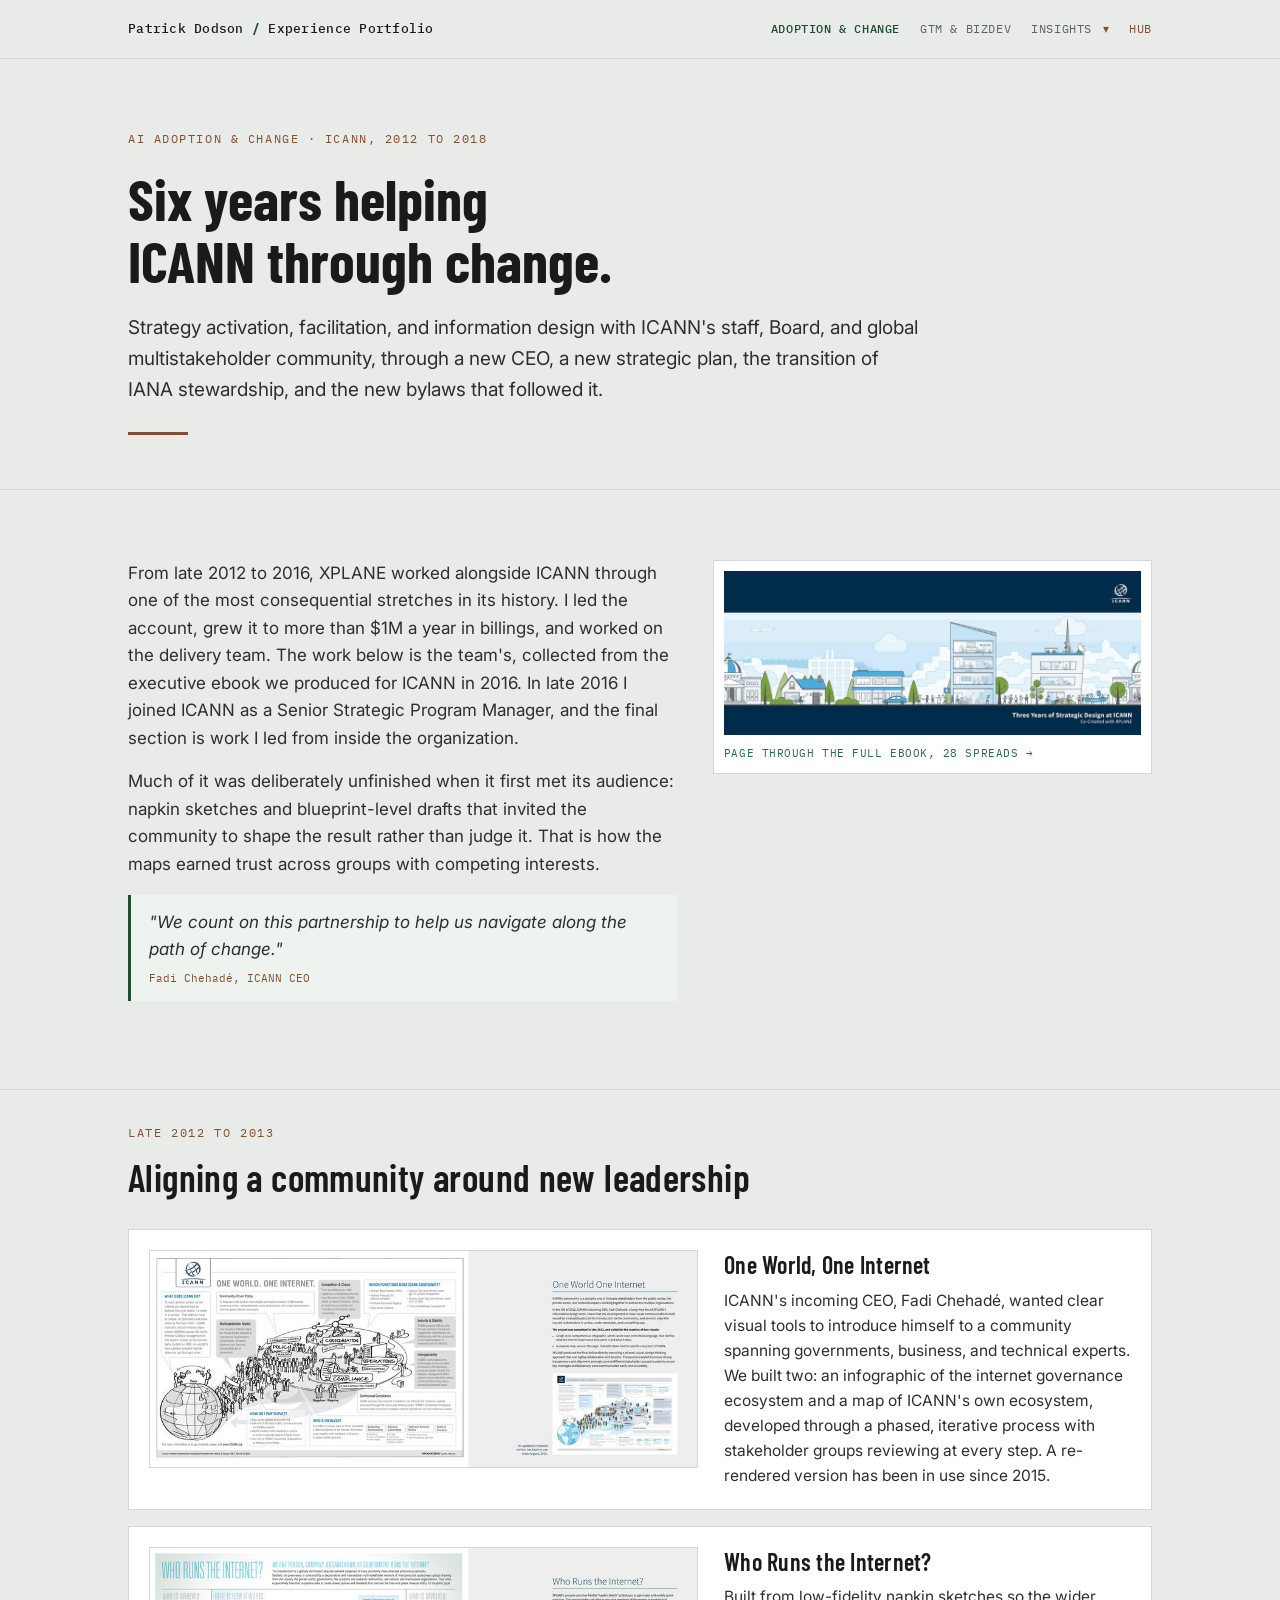
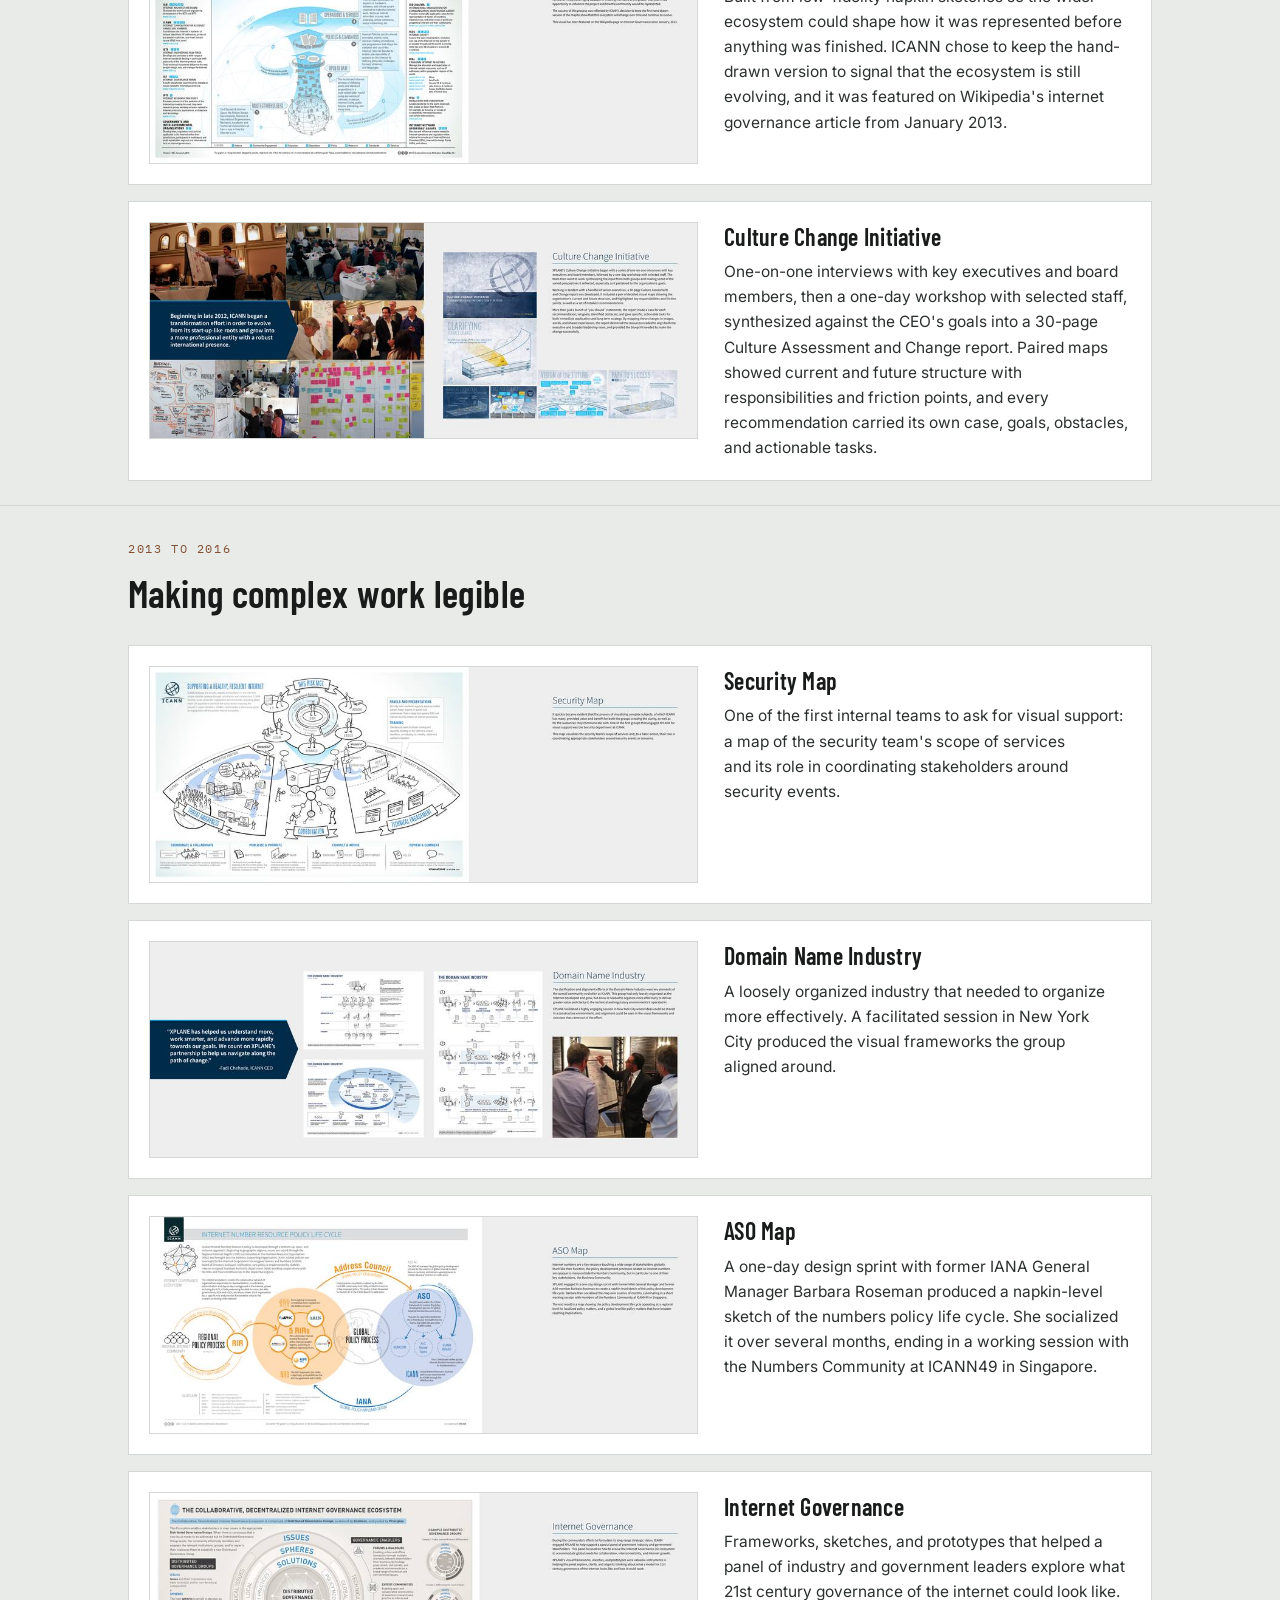
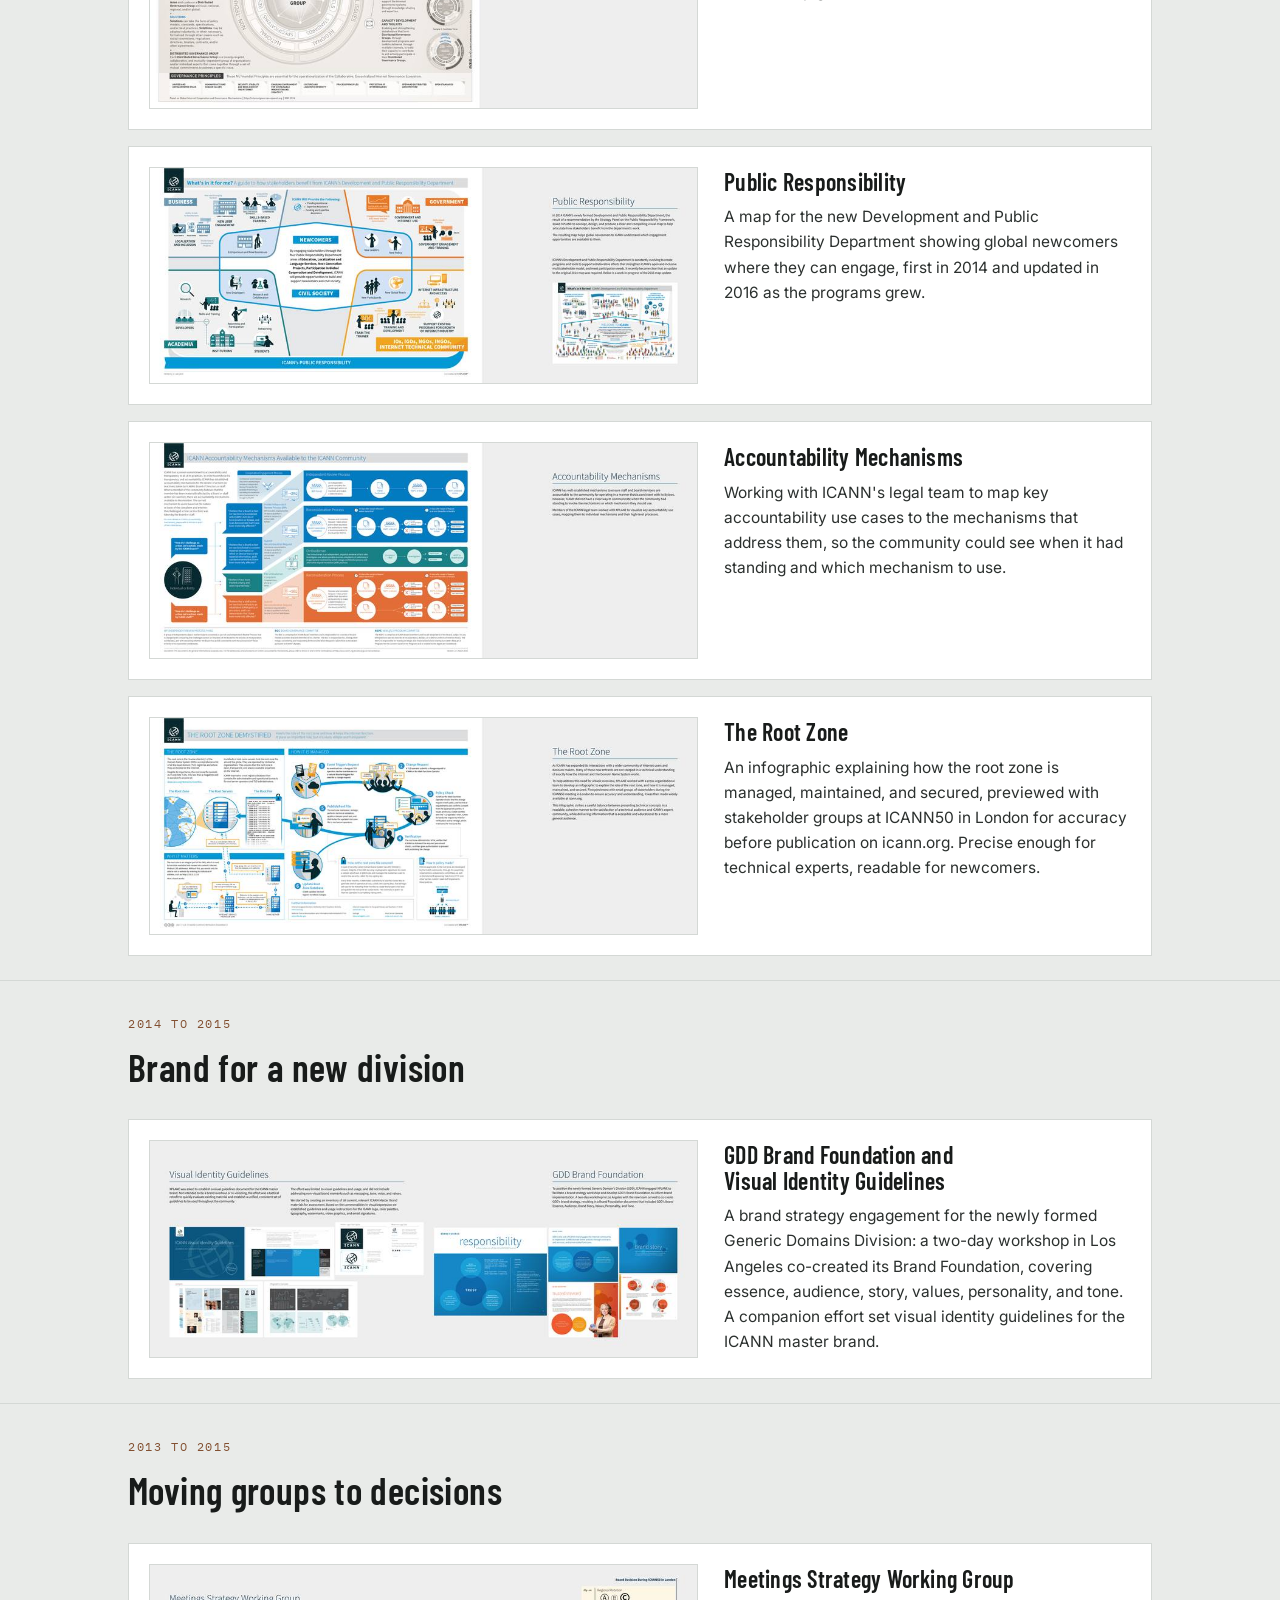
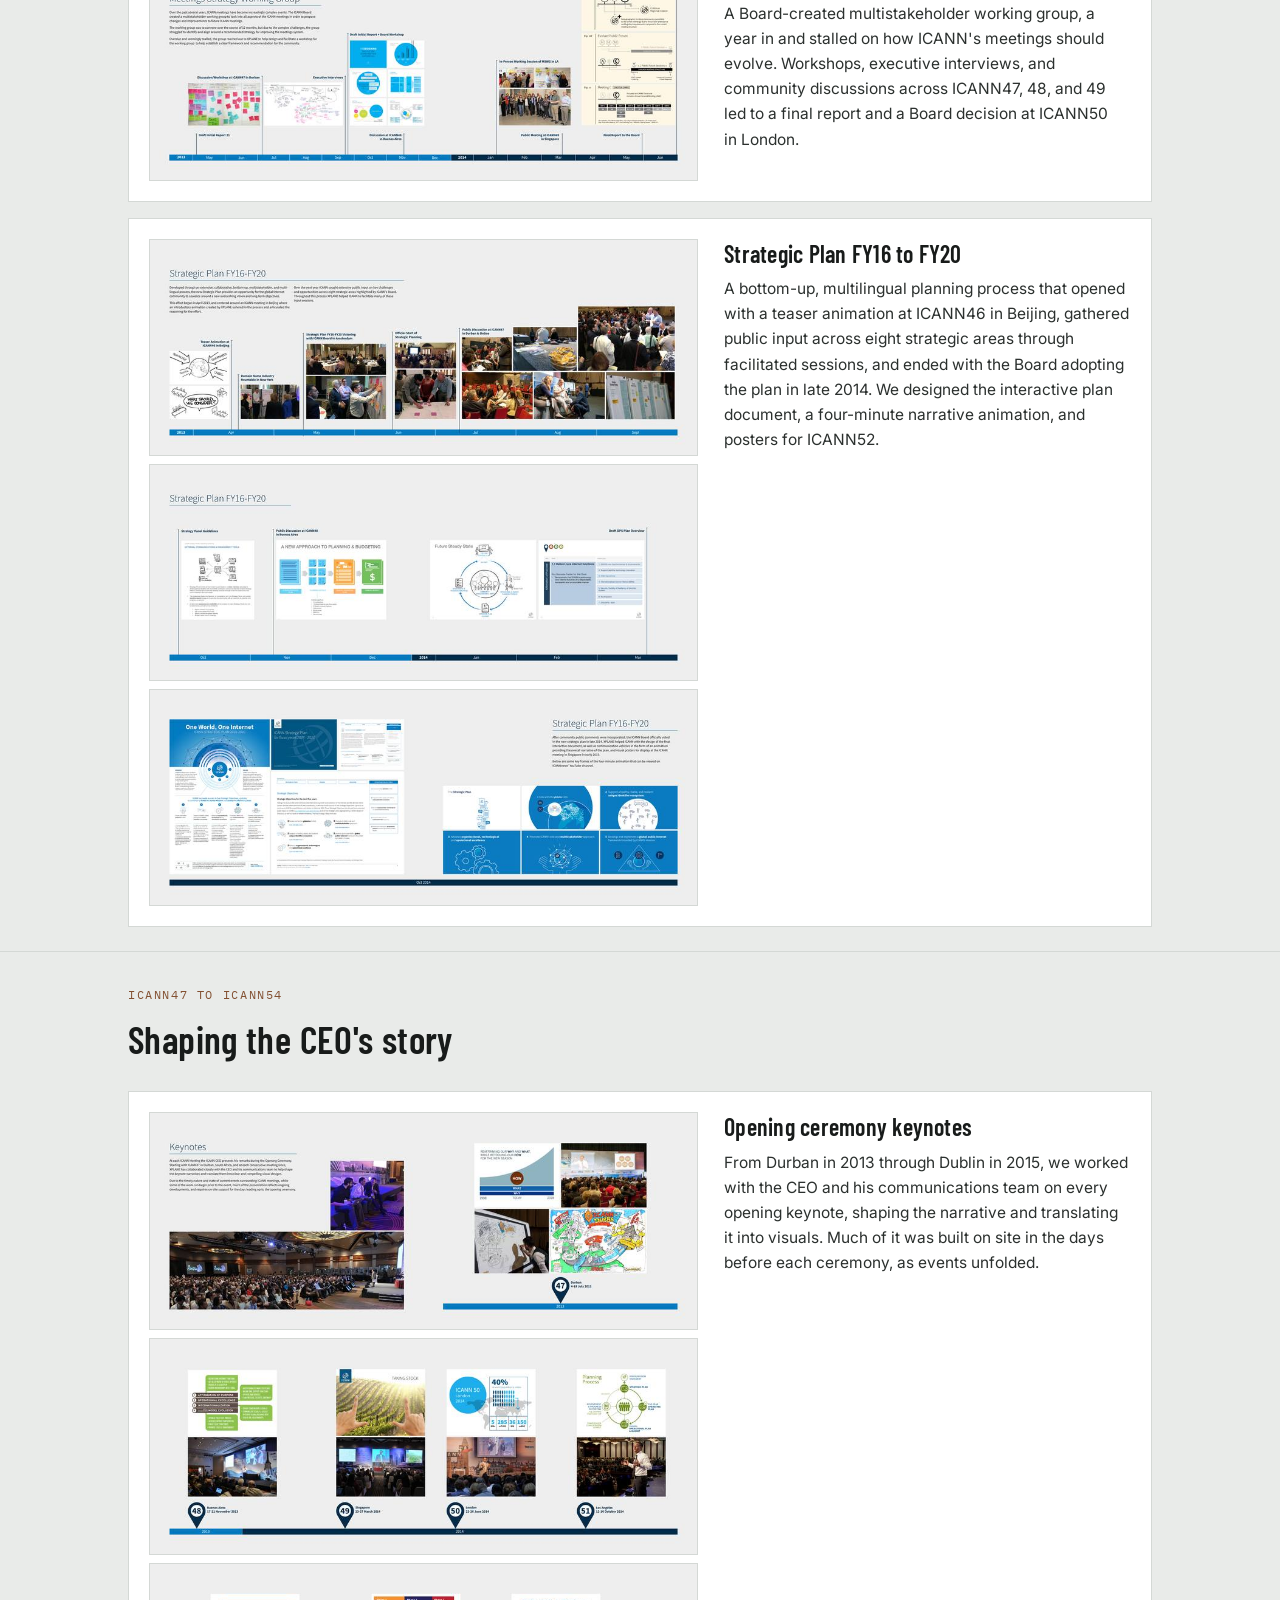
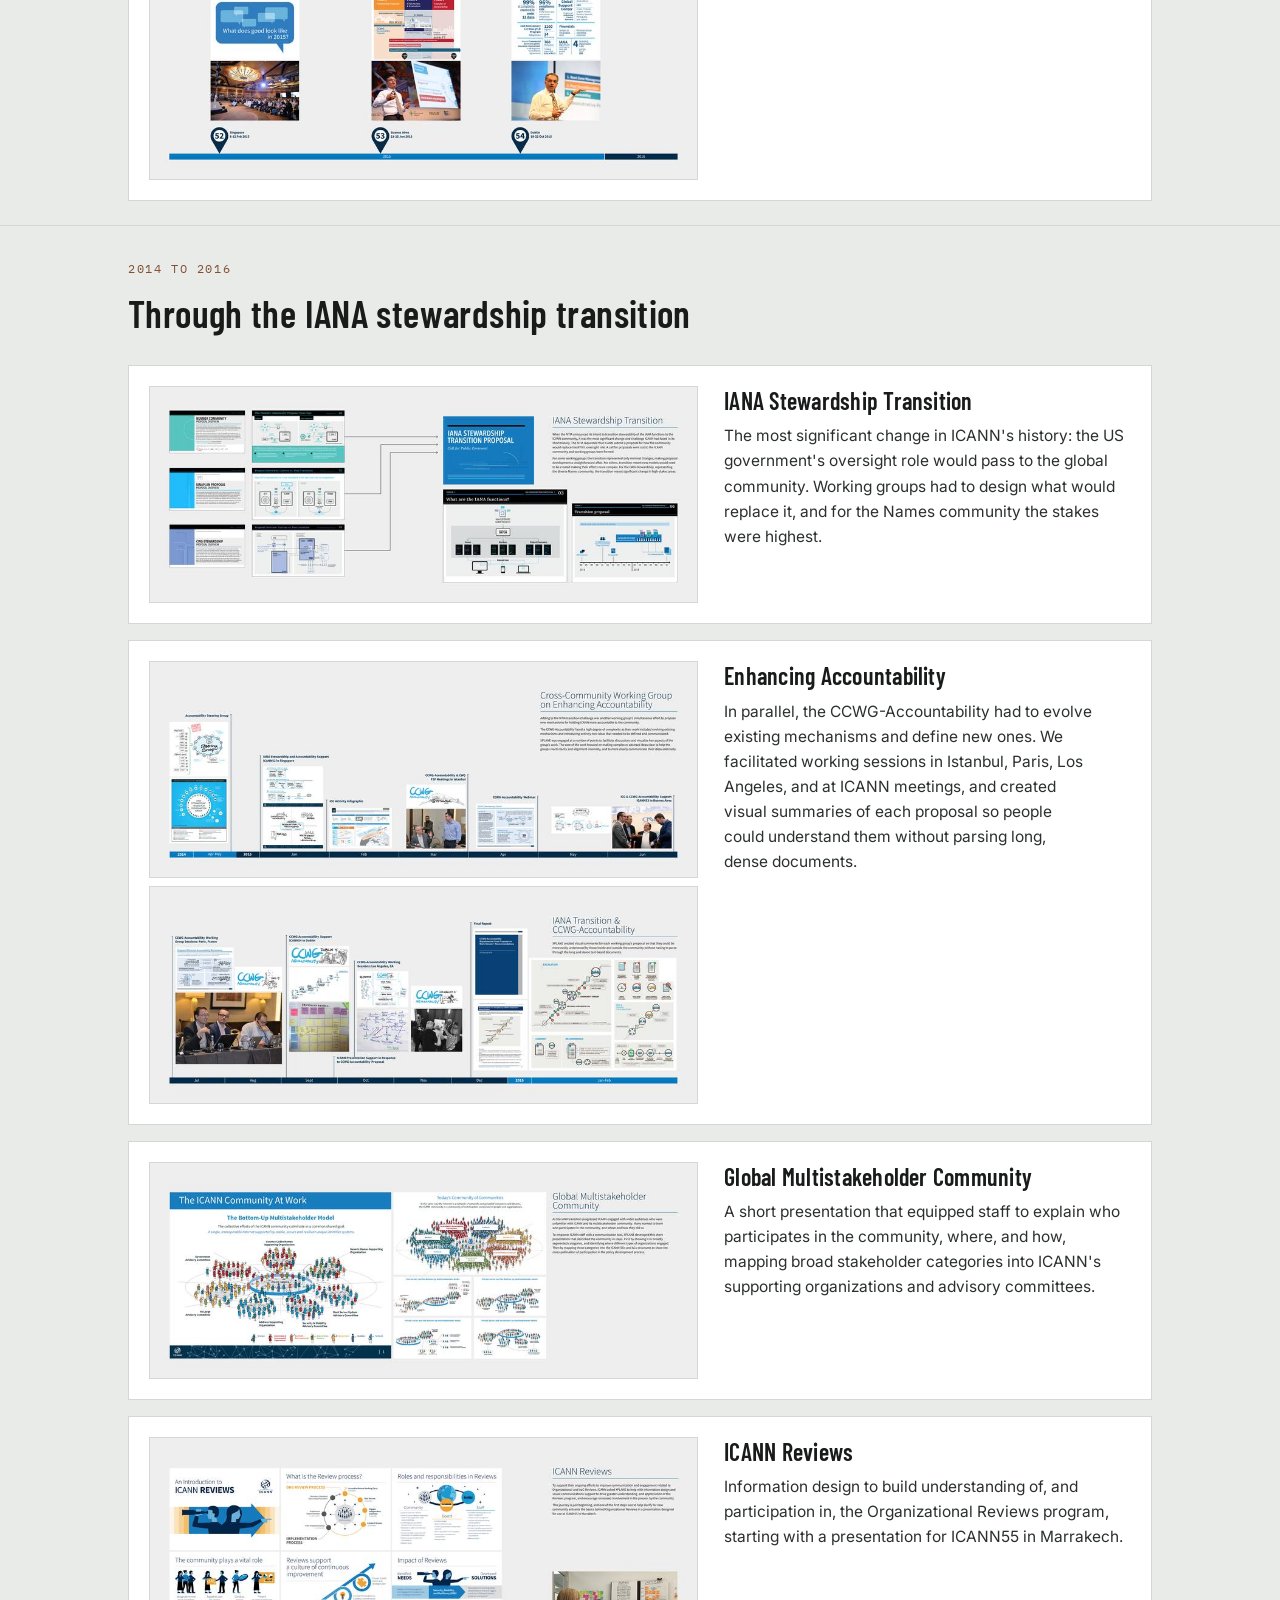
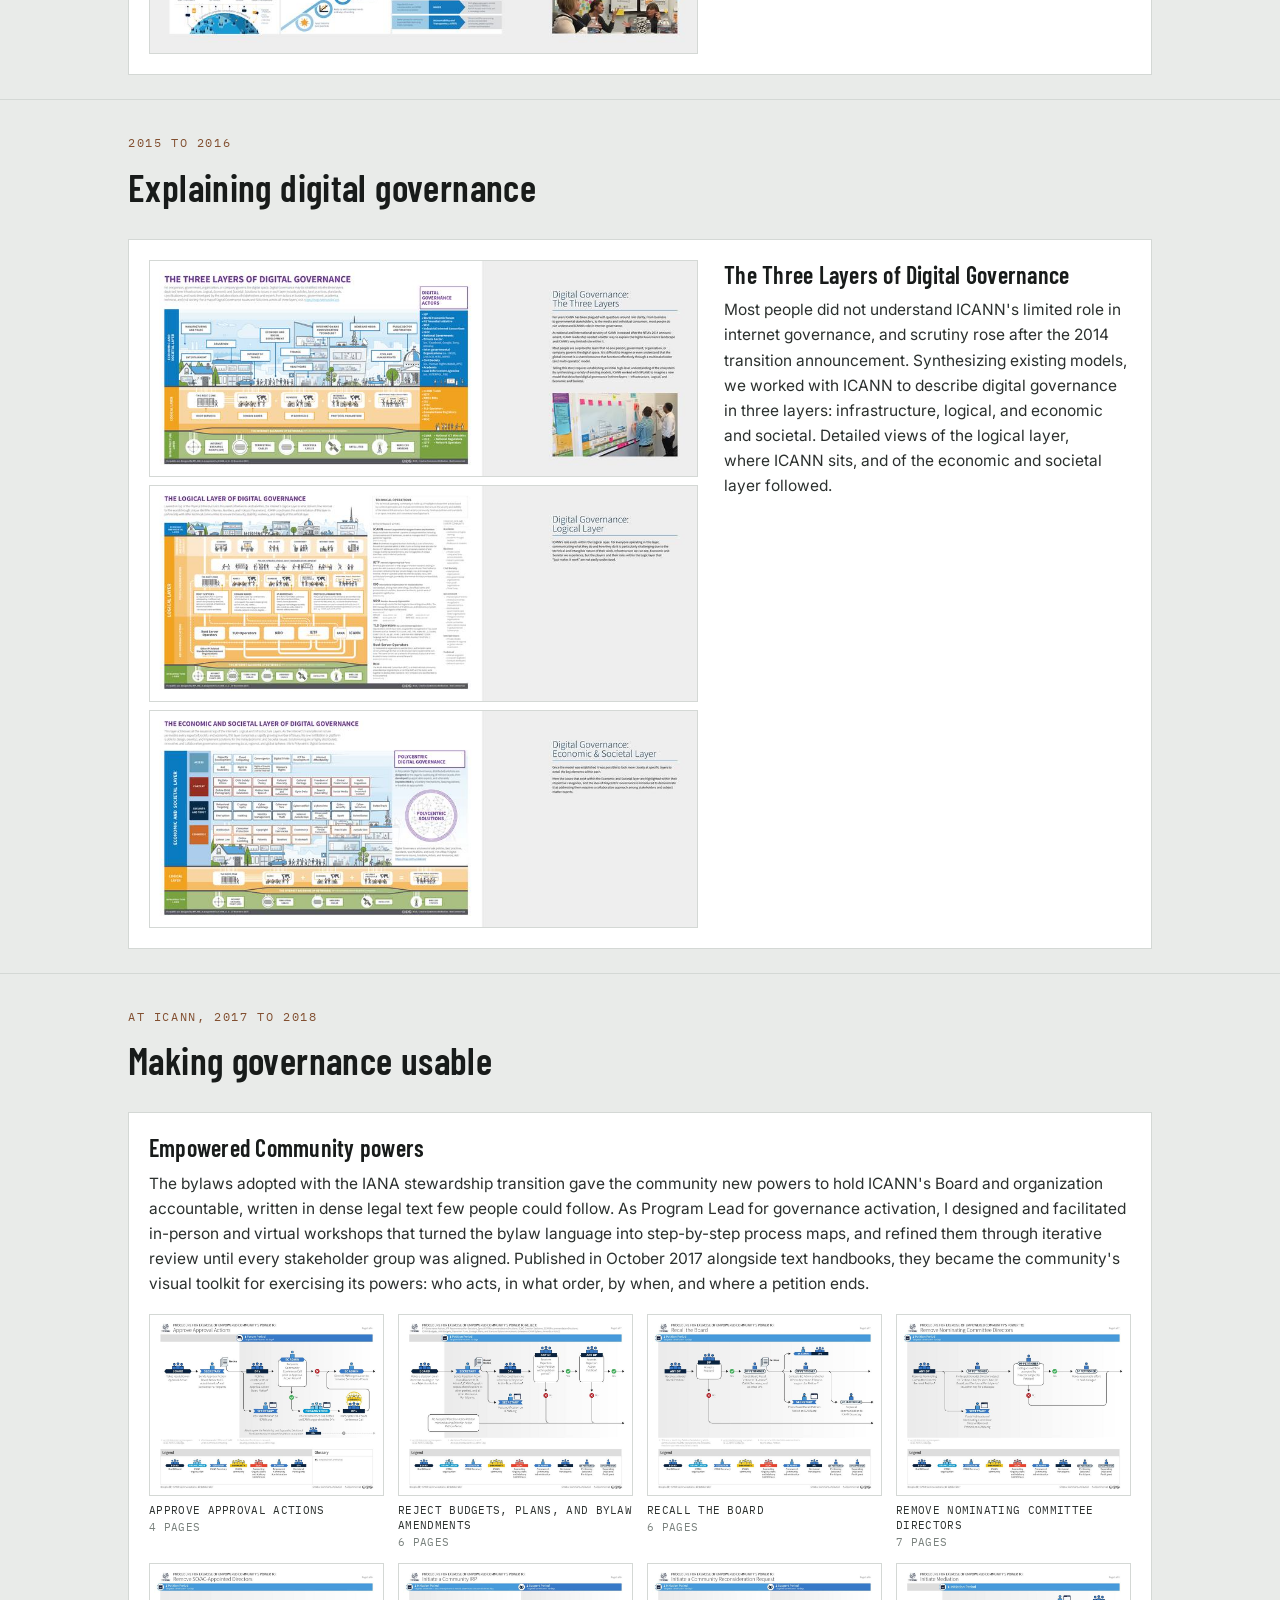
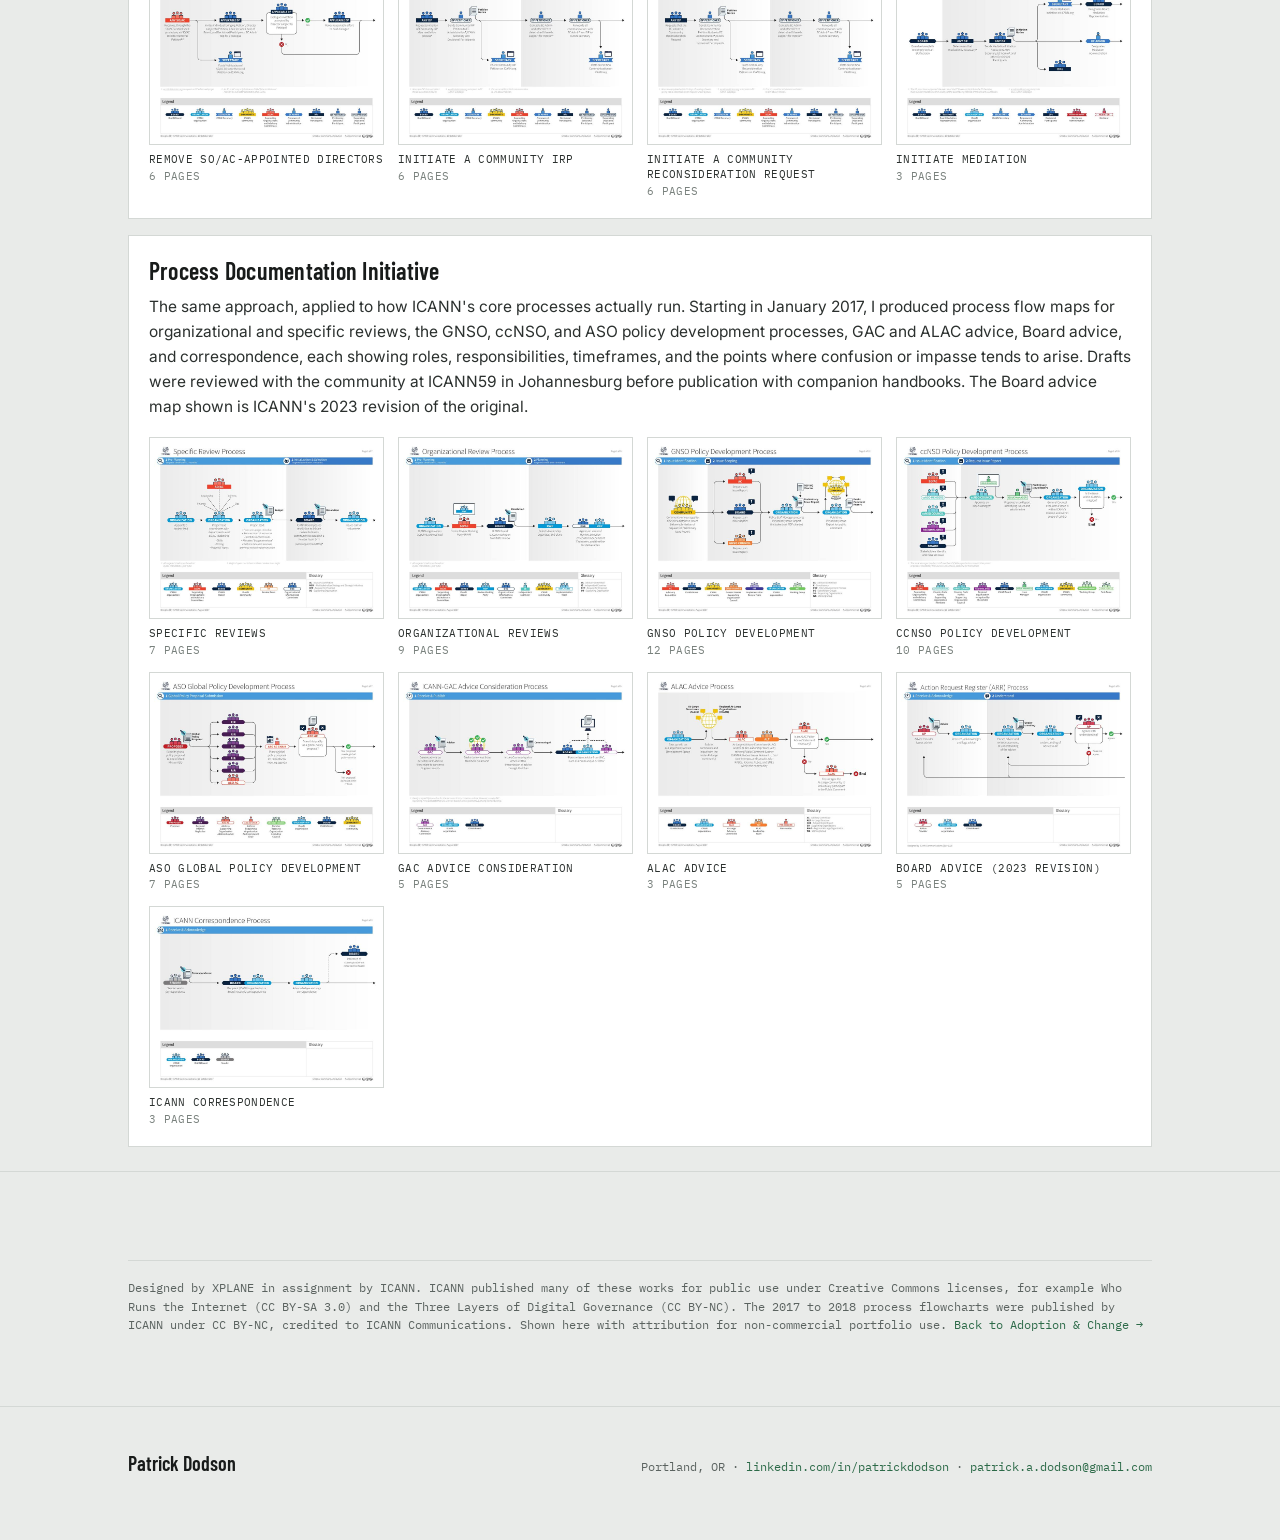
<file: icann.html>
<!DOCTYPE html>
<html lang="en">
<head>
<meta charset="utf-8">
<meta name="viewport" content="width=device-width, initial-scale=1">
<title>Patrick Dodson, ICANN: Strategy Activation and Governance, 2012 to 2018</title>
<meta name="description" content="Three years of strategy activation, facilitation, and information design with ICANN and its global multistakeholder community, 2012 to 2018.">
<link rel="preconnect" href="https://fonts.googleapis.com">
<link rel="preconnect" href="https://fonts.gstatic.com" crossorigin>
<link href="https://fonts.googleapis.com/css2?family=Barlow+Condensed:wght@500;600;700&family=Inter:wght@400;500;600&family=IBM+Plex+Mono:wght@400;500&display=swap" rel="stylesheet">
<style>
/* ===== Perspective Suite shared shell (inlined; source: assets/suite.css) ===== */
/* ============================================================
 Perspective Suite - shared shell
 Paper-and-forest design system. One frame, every page inherits.
 Page-specific diagram CSS lives in each page's own <style> block.
 ============================================================ */

:root{
 --ink:#181b1a; --graphite:#2b302e; --gray:#5b6360; --muted:#79817d;
 --paper:#e9ebe9; --card:#ffffff; --line:#d4d8d5;
 --green:#1e4d34; --green2:#2c6a48; --greenwash:#eef3ef; --greenline:#cde0d3;
 --umber:#824f30; --umber2:#9c6741; --umberwash:#f2ebe3; --umberline:#e3d3c4;
 --disp:"Barlow Condensed",Arial,sans-serif;
 --body:"Inter",Arial,sans-serif;
 --mono:"IBM Plex Mono",ui-monospace,monospace;
}
*{box-sizing:border-box}
html{scroll-behavior:smooth}
body{margin:0;background:var(--paper);color:var(--ink);font-family:var(--body);
 font-size:17px;line-height:1.62;-webkit-font-smoothing:antialiased}
a{color:var(--green2);text-decoration:none}
a:hover{text-decoration:underline}
.wrap{max-width:1080px;margin:0 auto;padding:0 28px}
h1,h2,h3,h4{font-family:var(--disp);font-weight:600;line-height:1.06;letter-spacing:.01em;margin:0;text-wrap:balance}
p{margin:0 0 16px;text-wrap:pretty}
.eyebrow{font-family:var(--mono);font-size:11.5px;letter-spacing:.14em;text-transform:uppercase;color:var(--umber);margin:0 0 14px}
.eyebrow.g{color:var(--green2)}

/* ---- top bar: shared brand + suite nav ---- */
.top{position:sticky;top:0;z-index:40;background:rgba(233,235,233,.9);
 backdrop-filter:saturate(1.1) blur(8px);border-bottom:1px solid var(--line)}
.top .wrap{display:flex;align-items:center;justify-content:space-between;height:58px;gap:16px}
.brand{font-family:var(--mono);font-size:13px;letter-spacing:.02em;color:var(--ink);font-weight:500;white-space:nowrap}
.brand b{color:var(--green)}
.brand a{color:inherit}
.brand a:hover{text-decoration:none}
.nav{display:flex;align-items:center;flex-wrap:wrap;justify-content:flex-end}
.nav a{font-family:var(--mono);font-size:12px;letter-spacing:.05em;text-transform:uppercase;color:var(--gray);margin-left:20px}
.nav a:hover{color:var(--ink);text-decoration:none}
.nav a.here{color:var(--green);font-weight:500}
.nav a.hub{color:var(--umber)}
@media(max-width:900px){.nav a{margin-left:14px;font-size:11px}}

/* "Other perspectives" dropdown (no-JS, touch-safe via <details>) */
.drop{position:relative;margin-left:20px}
.drop>summary{list-style:none;cursor:pointer;font-family:var(--mono);font-size:12px;letter-spacing:.05em;
 text-transform:uppercase;color:var(--gray);white-space:nowrap}
.drop>summary::-webkit-details-marker{display:none}
.drop>summary::after{content:" \25BE";color:var(--umber);margin-left:3px}
.drop>summary:hover{color:var(--ink)}
.drop.hascur>summary{color:var(--green);font-weight:500}
.dropmenu{position:absolute;right:0;top:calc(100% + 12px);background:var(--card);border:1px solid var(--line);
 min-width:210px;padding:6px 0;box-shadow:0 8px 28px rgba(24,27,26,.12);z-index:50}
.dropmenu a{display:block;margin:0;padding:10px 16px;font-family:var(--mono);font-size:12px;letter-spacing:.04em;
 text-transform:uppercase;color:var(--gray)}
.dropmenu a:hover{background:var(--greenwash);color:var(--ink);text-decoration:none}
.dropmenu a.here{color:var(--green);font-weight:500}
@media(max-width:900px){.drop{margin-left:14px}.drop>summary{font-size:11px}}

/* ---- hero ---- */
.hero{padding:70px 0 54px;border-bottom:1px solid var(--line)}
.hero .kicker{font-family:var(--mono);font-size:12px;letter-spacing:.13em;text-transform:uppercase;color:var(--umber);margin-bottom:20px}
.hero h1{font-size:clamp(34px,5.6vw,58px);font-weight:700;letter-spacing:0;max-width:20ch}
.hero .lede{font-size:19px;max-width:66ch;margin-top:22px;color:var(--graphite)}
.hero .lede2{font-size:16px;max-width:66ch;margin-top:14px;color:var(--gray)}
.hero .rule{width:60px;height:3px;background:var(--umber);margin:26px 0 0}
.hero .disciplines{display:flex;flex-wrap:wrap;gap:8px;margin-top:26px}
.hero .disciplines span{font-family:var(--mono);font-size:11px;letter-spacing:.04em;text-transform:uppercase;color:var(--gray);
 background:var(--card);border:1px solid var(--line);border-radius:2px;padding:5px 11px}

/* ---- section shell ---- */
section{padding:62px 0;border-bottom:1px solid var(--line)}
.sec-head{max-width:80ch;margin-bottom:32px}
.sec-head h2{font-size:clamp(26px,3.6vw,38px);font-weight:600}
.sec-head .sub{color:var(--gray);margin-top:12px;font-size:16.5px;max-width:72ch}

/* ---- diagram shell (site convention) ---- */
.dwrap{border:1px solid var(--line);background:var(--card);padding:26px 26px 28px;margin:6px 0 4px}
.dcap{font-family:var(--mono);font-size:11px;letter-spacing:.08em;text-transform:uppercase;color:var(--gray);margin-bottom:22px}
.dcap b{color:var(--umber)}
.note{font-family:var(--mono);font-size:11px;color:var(--muted);letter-spacing:.02em;margin-top:20px;max-width:72ch;line-height:1.6}

/* ---- reusable POV callout pair (opinionated vs observer) ---- */
.pair{display:grid;grid-template-columns:1fr 1fr;gap:16px;margin-top:26px}
@media(max-width:680px){.pair{grid-template-columns:1fr}}
.pcard{background:var(--paper);border:1px solid var(--line);border-top:3px solid var(--green);padding:20px 22px}
.pcard.um{border-top-color:var(--umber)}
.pcard .lab{font-family:var(--mono);font-size:10px;letter-spacing:.1em;text-transform:uppercase;color:var(--muted);margin-bottom:8px}
.pcard h4{font-family:var(--disp);font-weight:600;font-size:19px;color:var(--ink);margin-bottom:8px}
.pcard p{font-size:14px;color:var(--graphite);line-height:1.55;margin:0}
.implic{margin-top:16px;background:var(--umberwash);border:1px solid var(--umberline);border-radius:2px;padding:22px 26px}
.implic .lab{font-family:var(--mono);font-size:10px;letter-spacing:.1em;text-transform:uppercase;color:var(--umber);margin-bottom:8px}
.implic p{font-size:15px;color:var(--graphite);line-height:1.6;margin:0}
.implic.g{background:var(--greenwash);border-color:var(--greenline)}
.implic.g .lab{color:var(--green2)}

/* ---- the POV "sermon" block (first-person, opinionated) ---- */
.pov{max-width:76ch}
.pov p{font-size:17px;color:var(--graphite);margin:0 0 18px}
.pov p strong{color:var(--ink);font-weight:600}
.povmark{border-left:3px solid var(--umber);background:var(--umberwash);padding:20px 24px;margin:8px 0 24px}
.povmark p{margin:0;font-size:17px;color:var(--graphite)}
.povmark.g{border-left-color:var(--green);background:var(--greenwash)}

/* ---- reusable maturity / readiness ladder ---- */
.mat{display:flex;flex-direction:column;gap:6px}
.stage{display:grid;grid-template-columns:44px 1fr;gap:16px;background:var(--paper);border:1px solid var(--line);padding:16px 18px;align-items:start}
.stage .sn{font-family:var(--disp);font-weight:700;font-size:26px;color:var(--muted);line-height:1;text-align:center}
.stage .sname{font-family:var(--disp);font-weight:600;font-size:19px;color:var(--ink);margin-bottom:4px}
.stage .slook{font-size:14px;color:var(--graphite);line-height:1.5;margin:0 0 8px}
.stage .snext{font-family:var(--mono);font-size:11px;letter-spacing:.02em;color:var(--gray);line-height:1.45}
.stage .snext b{color:var(--umber);font-weight:500}
.stage.top{border-color:var(--greenline);background:var(--greenwash);border-left:3px solid var(--green)}
.stage.top .sn{color:var(--green)}
.stage.top .snext b{color:var(--green2)}

/* ---- generic content cards (record, method) ---- */
.grid{display:grid;grid-template-columns:1fr 1fr;gap:16px;margin-top:8px}
@media(max-width:720px){.grid{grid-template-columns:1fr}}
.gcard{border:1px solid var(--line);background:var(--card);border-top:3px solid var(--green);padding:22px 24px}
.gcard.um{border-top-color:var(--umber)}
.gcard .tag{font-family:var(--mono);font-size:10px;letter-spacing:.1em;text-transform:uppercase;color:var(--muted);margin-bottom:10px}
.gcard h3{font-family:var(--disp);font-weight:600;font-size:21px;color:var(--ink);margin-bottom:8px}
.gcard p{font-size:14.5px;color:var(--graphite);line-height:1.55;margin:0}
.gcard .metrics{display:flex;gap:24px;margin-top:16px;flex-wrap:wrap}
.gcard .metric b{font-family:var(--disp);font-weight:700;font-size:22px;color:var(--green);display:block;line-height:1.1}
.gcard.um .metric b{color:var(--umber)}
.gcard .metric span{font-family:var(--mono);font-size:10px;letter-spacing:.04em;text-transform:uppercase;color:var(--muted)}

/* ---- where to go ---- */
.routes{display:grid;grid-template-columns:1fr 1fr;gap:16px;margin-top:8px}
@media(max-width:680px){.routes{grid-template-columns:1fr}}
.route{border:1px solid var(--line);background:var(--card);padding:24px}
.route.umber{border-top:3px solid var(--umber)}
.route.green{border-top:3px solid var(--green)}
.route h3{font-family:var(--disp);font-weight:600;font-size:22px;margin-bottom:8px}
.route p{font-size:15px;color:var(--gray);margin-bottom:16px}
.route .go{font-family:var(--mono);font-size:12px;letter-spacing:.05em;text-transform:uppercase;color:var(--green2)}

/* ---- footer ---- */
footer{padding:40px 0 60px}
footer .fx{display:flex;flex-wrap:wrap;justify-content:space-between;gap:16px;align-items:baseline}
footer .fname{font-family:var(--disp);font-weight:600;font-size:20px;color:var(--ink)}
footer .fmeta{font-family:var(--mono);font-size:12px;color:var(--gray)}

/* ---- shared pill component (layer stacks) ---- */
.pills{display:flex;flex-wrap:wrap;gap:4px}
.pill{font-family:var(--body);font-size:11.5px;padding:3px 9px;border-radius:2px;background:var(--card);color:var(--graphite);border:1px solid var(--line)}
.pill.hl{background:var(--umberwash);border-color:var(--umberline);color:var(--umber);font-weight:600}
.pill.g{background:var(--greenwash);border-color:var(--greenline);color:var(--green);font-weight:600}

</style>
<style>
 .povlist{margin:0 0 18px;padding:0;list-style:none;max-width:74ch}
 .povlist li{position:relative;padding-left:22px;margin-bottom:10px;font-size:16.5px;color:var(--graphite);line-height:1.55}
 .povlist li::before{content:"";position:absolute;left:0;top:11px;width:8px;height:8px;background:var(--green);border-radius:50%}
 .client{font-family:var(--mono);font-size:11px;letter-spacing:.03em;color:var(--umber);margin:0 0 8px}
</style>
<style>
/* case-card images (static, non-zoom) */
.gcard.hasimg{padding:0;overflow:hidden}
.gcard.hasimg .cbody{padding:22px 24px}
.cimg{display:block;width:100%;height:auto;border-bottom:1px solid var(--line);pointer-events:none;-webkit-user-select:none;user-select:none}
.cfig{margin:18px 0 0}
.cfig img{display:block;width:100%;height:auto;border:1px solid var(--line);border-radius:2px;background:var(--card);pointer-events:none;-webkit-user-select:none;user-select:none}
.cfig figcaption{font-family:var(--mono);font-size:10.5px;letter-spacing:.05em;text-transform:uppercase;color:var(--muted);margin-top:8px}
.cthumbs{display:flex;gap:10px;margin-top:18px;flex-wrap:wrap}
.cthumbs figure{margin:0;flex:1 1 0;min-width:132px}
.cthumbs figure img{display:block;width:100%;height:auto;border:1px solid var(--line);background:var(--card);border-radius:2px;pointer-events:none;-webkit-user-select:none;user-select:none}
.cthumbs figcaption{font-family:var(--mono);font-size:10px;letter-spacing:.04em;text-transform:uppercase;color:var(--muted);margin-top:6px}
</style>
<style>
/* expandable case cards + modal */
.casecard{cursor:pointer;transition:box-shadow .15s ease}
.casecard:hover{box-shadow:0 10px 26px rgba(24,27,26,.08)}
.casecard:focus-visible{outline:2px solid var(--green2);outline-offset:2px}
.cardmore{font-family:var(--mono);font-size:11px;letter-spacing:.06em;text-transform:uppercase;color:var(--green2);margin-top:16px}
.casecard.um .cardmore{color:var(--umber2)}
.cardmore span{font-size:13px}
.casemodal{position:fixed;inset:0;z-index:90;display:none;justify-content:center;align-items:flex-start;background:rgba(24,27,26,.5);padding:36px 18px;overflow-y:auto}
.casemodal[data-open="true"]{display:flex}
.casebox{background:var(--card);border:1px solid var(--line);max-width:780px;width:100%;padding:30px 34px 36px;position:relative;margin:auto}
.cm-close{position:absolute;top:14px;right:16px;font-family:var(--mono);font-size:12px;text-transform:uppercase;letter-spacing:.04em;border:1px solid var(--line);background:var(--paper);padding:6px 12px;cursor:pointer;color:var(--gray)}
.cm-close:hover{color:var(--ink);border-color:var(--gray)}
.cm-content .tag{font-family:var(--mono);font-size:10px;letter-spacing:.1em;text-transform:uppercase;color:var(--muted);margin-bottom:8px}
.cm-content .client{font-family:var(--mono);font-size:12px;color:var(--umber);letter-spacing:.02em;margin:0 0 8px}
.cm-content h3{font-family:var(--disp);font-weight:600;font-size:26px;line-height:1.1;margin:0 0 16px;text-wrap:balance;max-width:34ch}
.cm-content p{font-size:15px;line-height:1.62;color:var(--graphite);margin:0 0 14px}
.cm-hero{display:block;width:100%;height:auto;border:1px solid var(--line);margin:4px 0 18px;pointer-events:none;-webkit-user-select:none;user-select:none}
.cm-fig{margin:8px 0 18px}
.cm-fig img{display:block;width:100%;height:auto;border:1px solid var(--line);pointer-events:none;-webkit-user-select:none;user-select:none}
.cm-fig figcaption{font-family:var(--mono);font-size:10.5px;text-transform:uppercase;letter-spacing:.05em;color:var(--muted);margin-top:8px}
.cm-figbig{margin:14px 0 4px}
.cm-figbig img{display:block;width:100%;height:auto;border:1px solid var(--line);pointer-events:none;-webkit-user-select:none;user-select:none}
.cm-figbig figcaption{font-family:var(--mono);font-size:10.5px;text-transform:uppercase;letter-spacing:.05em;color:var(--muted);margin-top:8px}
.cm-figrow{display:grid;grid-template-columns:repeat(3,1fr);gap:12px;margin:8px 0 4px}.cm-figrow.two{grid-template-columns:repeat(2,1fr)}@media(max-width:560px){.cm-figrow{grid-template-columns:repeat(2,1fr)}}
.cm-figrow figure{margin:0}
.cm-figrow img{display:block;width:100%;height:auto;border:1px solid var(--line);pointer-events:none;-webkit-user-select:none;user-select:none}
.cm-figrow figcaption{font-family:var(--mono);font-size:9.5px;text-transform:uppercase;letter-spacing:.04em;color:var(--muted);margin-top:6px}
</style>
<style>.nb{white-space:nowrap}</style>
<style>
.cm-role{font-family:var(--mono);font-size:11px;letter-spacing:.03em;color:var(--umber);margin:0 0 16px}
.cm-row{margin:0 0 14px}
.cm-row .cm-label{font-family:var(--mono);font-size:10px;letter-spacing:.1em;text-transform:uppercase;color:var(--umber2);display:block;margin-bottom:3px}
.cm-row p{margin:0}
.cm-quote{border-left:3px solid var(--green);background:var(--greenwash);padding:14px 18px;margin:8px 0 16px;font-style:italic;color:var(--graphite)}
.cm-pipeline{display:flex;flex-wrap:wrap;align-items:stretch;gap:8px;margin:8px 0 18px}
.cm-pnode{border:1px solid var(--line);background:var(--paper);border-radius:3px;padding:8px 12px;min-width:92px}
.cm-pnm{font-family:var(--disp);font-weight:600;font-size:13px;color:var(--ink)}
.cm-pnd{font-family:var(--mono);font-size:9px;color:var(--gray);margin-top:2px}
.cm-parw{display:flex;align-items:center;color:var(--umber2);font-size:14px}
</style>
<style>
.cm-content p.cm-hint{font-family:var(--mono);font-size:10.5px;letter-spacing:.05em;text-transform:uppercase;color:var(--green2);margin:-4px 0 10px!important}
.cm-content p.cm-more{margin:18px 0 0!important;font-family:var(--mono);font-size:12px;letter-spacing:.03em}
</style>
</head>
<body>

<div class="top">
 <div class="wrap">
 <div class="brand"><a href="index.html">Patrick&nbsp;Dodson&nbsp;<b>/</b>&nbsp;Experience&nbsp;Portfolio</a></div>
 <nav class="nav">
 <a href="adoption-change.html" class="here">Adoption &amp; Change</a>
 <a href="gtm-bizdev.html">GTM &amp; BizDev</a>
 <details class="drop">
 <summary>Insights</summary>
 <div class="dropmenu">
 <a href="data-analytics.html">Data &amp; Analytics</a>
 <a href="ai-factory.html">AI Factory</a>
 <a href="enterprise-ai-stack.html">Enterprise AI Stack</a>
 <a href="ai-retail.html">AI in Retail</a>
 <a href="cloud-computing.html">Cloud Computing</a>
 </div>
 </details>
 <a href="index.html" class="hub">Hub</a>
 </nav>
 </div>
</div>

<header class="hero">
 <div class="wrap">
 <div class="kicker">AI Adoption &amp; Change &middot; ICANN, 2012 to 2018</div>
 <h1>Six years helping ICANN through change.</h1>
 <p class="lede">Strategy activation, facilitation, and information design with ICANN's staff, Board, and global multistakeholder community, through a new CEO, a new strategic plan, the transition of IANA stewardship, and the new bylaws that followed it.</p>
 <div class="rule"></div>
 </div>
</header>
<section id="intro">
 <div class="wrap">
 <div class="ic-intro">
 <div>
 <p>From late 2012 to 2016, XPLANE worked alongside ICANN through one of the most consequential stretches in its history. I led the account, grew it to more than $1M a year in billings, and worked on the delivery team. The work below is the team's, collected from the executive ebook we produced for ICANN in 2016. In late 2016 I joined ICANN as a Senior Strategic Program Manager, and the final section is work I led from inside the organization.</p>
 <p>Much of it was deliberately unfinished when it first met its audience: napkin sketches and blueprint-level drafts that invited the community to shape the result rather than judge it. That is how the maps earned trust across groups with competing interests.</p>
 <blockquote class="cm-quote">"We count on this partnership to help us navigate along the path of change." <span class="ic-attr">Fadi Chehad&eacute;, ICANN CEO</span></blockquote>
 </div>
 <div class="ic-book" data-lbopen="icann" data-idx="0" role="button" tabindex="0">
 <img src="assets/img/icann/icann_01_t.jpg" alt="Three Years of Strategic Design at ICANN, cover">
 <div class="ic-bookcta">Page through the full ebook, 28 spreads &rarr;</div>
 </div>
 </div>
 </div>
</section>
 <section class="ic-sec">
 <div class="wrap">
 <div class="sec-head"><div class="eyebrow">Late 2012 to 2013</div><h2>Aligning a community around new leadership</h2></div>
 <article class="ic-entry lbable"><div class="ic-figs"><figure data-lbset="icann" data-idx="1"><img loading="lazy" src="assets/img/icann/icann_02_t.jpg" alt="One World, One Internet"></figure></div><div class="ic-txt"><h3>One World, One Internet</h3><p>ICANN's incoming CEO, Fadi Chehad&eacute;, wanted clear visual tools to introduce himself to a community spanning governments, business, and technical experts. We built two: an infographic of the internet governance ecosystem and a map of ICANN's own ecosystem, developed through a phased, iterative process with stakeholder groups reviewing at every step. A re-rendered version has been in use since 2015.</p></div></article>
 <article class="ic-entry lbable"><div class="ic-figs"><figure data-lbset="icann" data-idx="2"><img loading="lazy" src="assets/img/icann/icann_03_t.jpg" alt="Who Runs the Internet?"></figure></div><div class="ic-txt"><h3>Who Runs the Internet?</h3><p>Built from low-fidelity napkin sketches so the wider ecosystem could shape how it was represented before anything was finished. ICANN chose to keep the hand-drawn version to signal that the ecosystem is still evolving, and it was featured on Wikipedia's internet governance article from January 2013.</p></div></article>
 <article class="ic-entry lbable"><div class="ic-figs"><figure data-lbset="icann" data-idx="3"><img loading="lazy" src="assets/img/icann/icann_04_t.jpg" alt="Culture Change Initiative"></figure></div><div class="ic-txt"><h3>Culture Change Initiative</h3><p>One-on-one interviews with key executives and board members, then a one-day workshop with selected staff, synthesized against the CEO's goals into a 30-page Culture Assessment and Change report. Paired maps showed current and future structure with responsibilities and friction points, and every recommendation carried its own case, goals, obstacles, and actionable tasks.</p></div></article>
 </div>
 </section>
 <section class="ic-sec">
 <div class="wrap">
 <div class="sec-head"><div class="eyebrow">2013 to 2016</div><h2>Making complex work legible</h2></div>
 <article class="ic-entry lbable"><div class="ic-figs"><figure data-lbset="icann" data-idx="4"><img loading="lazy" src="assets/img/icann/icann_05_t.jpg" alt="Security Map"></figure></div><div class="ic-txt"><h3>Security Map</h3><p>One of the first internal teams to ask for visual support: a map of the security team's scope of services and its role in coordinating stakeholders around security events.</p></div></article>
 <article class="ic-entry lbable"><div class="ic-figs"><figure data-lbset="icann" data-idx="5"><img loading="lazy" src="assets/img/icann/icann_06_t.jpg" alt="Domain Name Industry"></figure></div><div class="ic-txt"><h3>Domain Name Industry</h3><p>A loosely organized industry that needed to organize more effectively. A facilitated session in New York City produced the visual frameworks the group aligned around.</p></div></article>
 <article class="ic-entry lbable"><div class="ic-figs"><figure data-lbset="icann" data-idx="6"><img loading="lazy" src="assets/img/icann/icann_07_t.jpg" alt="ASO Map: Internet number resource policy life cycle"></figure></div><div class="ic-txt"><h3>ASO Map</h3><p>A one-day design sprint with former IANA General Manager Barbara Roseman produced a napkin-level sketch of the numbers policy life cycle. She socialized it over several months, ending in a working session with the Numbers Community at ICANN49 in Singapore.</p></div></article>
 <article class="ic-entry lbable"><div class="ic-figs"><figure data-lbset="icann" data-idx="7"><img loading="lazy" src="assets/img/icann/icann_08_t.jpg" alt="Internet Governance strategy panel"></figure></div><div class="ic-txt"><h3>Internet Governance</h3><p>Frameworks, sketches, and prototypes that helped a panel of industry and government leaders explore what 21st century governance of the internet could look like.</p></div></article>
 <article class="ic-entry lbable"><div class="ic-figs"><figure data-lbset="icann" data-idx="8"><img loading="lazy" src="assets/img/icann/icann_09_t.jpg" alt="Public Responsibility"></figure></div><div class="ic-txt"><h3>Public Responsibility</h3><p>A map for the new Development and Public Responsibility Department showing global newcomers where they can engage, first in 2014 and updated in 2016 as the programs grew.</p></div></article>
 <article class="ic-entry lbable"><div class="ic-figs"><figure data-lbset="icann" data-idx="9"><img loading="lazy" src="assets/img/icann/icann_10_t.jpg" alt="Accountability Mechanisms"></figure></div><div class="ic-txt"><h3>Accountability Mechanisms</h3><p>Working with ICANN's legal team to map key accountability use cases to the mechanisms that address them, so the community could see when it had standing and which mechanism to use.</p></div></article>
 <article class="ic-entry lbable"><div class="ic-figs"><figure data-lbset="icann" data-idx="10"><img loading="lazy" src="assets/img/icann/icann_11_t.jpg" alt="The Root Zone"></figure></div><div class="ic-txt"><h3>The Root Zone</h3><p>An infographic explaining how the root zone is managed, maintained, and secured, previewed with stakeholder groups at ICANN50 in London for accuracy before publication on icann.org. Precise enough for technical experts, readable for newcomers.</p></div></article>
 </div>
 </section>
 <section class="ic-sec">
 <div class="wrap">
 <div class="sec-head"><div class="eyebrow">2014 to 2015</div><h2>Brand for a new division</h2></div>
 <article class="ic-entry lbable"><div class="ic-figs"><figure data-lbset="icann" data-idx="11"><img loading="lazy" src="assets/img/icann/icann_12_t.jpg" alt="GDD Brand Foundation and Visual Identity Guidelines"></figure></div><div class="ic-txt"><h3>GDD Brand Foundation and Visual Identity Guidelines</h3><p>A brand strategy engagement for the newly formed Generic Domains Division: a two-day workshop in Los Angeles co-created its Brand Foundation, covering essence, audience, story, values, personality, and tone. A companion effort set visual identity guidelines for the ICANN master brand.</p></div></article>
 </div>
 </section>
 <section class="ic-sec">
 <div class="wrap">
 <div class="sec-head"><div class="eyebrow">2013 to 2015</div><h2>Moving groups to decisions</h2></div>
 <article class="ic-entry lbable"><div class="ic-figs"><figure data-lbset="icann" data-idx="12"><img loading="lazy" src="assets/img/icann/icann_13_t.jpg" alt="Meetings Strategy Working Group, 2013 to 2014"></figure></div><div class="ic-txt"><h3>Meetings Strategy Working Group</h3><p>A Board-created multistakeholder working group, a year in and stalled on how ICANN's meetings should evolve. Workshops, executive interviews, and community discussions across ICANN47, 48, and 49 led to a final report and a Board decision at ICANN50 in London.</p></div></article>
 <article class="ic-entry lbable multi"><div class="ic-figs"><figure data-lbset="icann" data-idx="16"><img loading="lazy" src="assets/img/icann/icann_17_t.jpg" alt="Strategic Plan FY16 to FY20: launch and public input"></figure><figure data-lbset="icann" data-idx="17"><img loading="lazy" src="assets/img/icann/icann_18_t.jpg" alt="Strategic Plan FY16 to FY20: drafts and strategy panels"></figure><figure data-lbset="icann" data-idx="18"><img loading="lazy" src="assets/img/icann/icann_19_t.jpg" alt="Strategic Plan FY16 to FY20: the adopted plan"></figure></div><div class="ic-txt"><h3>Strategic Plan FY16 to FY20</h3><p>A bottom-up, multilingual planning process that opened with a teaser animation at ICANN46 in Beijing, gathered public input across eight strategic areas through facilitated sessions, and ended with the Board adopting the plan in late 2014. We designed the interactive plan document, a four-minute narrative animation, and posters for ICANN52.</p></div></article>
 </div>
 </section>
 <section class="ic-sec">
 <div class="wrap">
 <div class="sec-head"><div class="eyebrow">ICANN47 to ICANN54</div><h2>Shaping the CEO's story</h2></div>
 <article class="ic-entry lbable multi"><div class="ic-figs"><figure data-lbset="icann" data-idx="13"><img loading="lazy" src="assets/img/icann/icann_14_t.jpg" alt="CEO keynotes: ICANN47, Durban"></figure><figure data-lbset="icann" data-idx="14"><img loading="lazy" src="assets/img/icann/icann_15_t.jpg" alt="CEO keynotes: ICANN48 to ICANN51"></figure><figure data-lbset="icann" data-idx="15"><img loading="lazy" src="assets/img/icann/icann_16_t.jpg" alt="CEO keynotes: ICANN52 to ICANN54"></figure></div><div class="ic-txt"><h3>Opening ceremony keynotes</h3><p>From Durban in 2013 through Dublin in 2015, we worked with the CEO and his communications team on every opening keynote, shaping the narrative and translating it into visuals. Much of it was built on site in the days before each ceremony, as events unfolded.</p></div></article>
 </div>
 </section>
 <section class="ic-sec">
 <div class="wrap">
 <div class="sec-head"><div class="eyebrow">2014 to 2016</div><h2>Through the IANA stewardship transition</h2></div>
 <article class="ic-entry lbable"><div class="ic-figs"><figure data-lbset="icann" data-idx="19"><img loading="lazy" src="assets/img/icann/icann_20_t.jpg" alt="IANA Stewardship Transition"></figure></div><div class="ic-txt"><h3>IANA Stewardship Transition</h3><p>The most significant change in ICANN's history: the US government's oversight role would pass to the global community. Working groups had to design what would replace it, and for the Names community the stakes were highest.</p></div></article>
 <article class="ic-entry lbable multi"><div class="ic-figs"><figure data-lbset="icann" data-idx="20"><img loading="lazy" src="assets/img/icann/icann_21_t.jpg" alt="Cross-Community Working Group on Enhancing Accountability"></figure><figure data-lbset="icann" data-idx="21"><img loading="lazy" src="assets/img/icann/icann_22_t.jpg" alt="IANA Transition and CCWG-Accountability, to the final report"></figure></div><div class="ic-txt"><h3>Enhancing Accountability</h3><p>In parallel, the CCWG-Accountability had to evolve existing mechanisms and define new ones. We facilitated working sessions in Istanbul, Paris, Los Angeles, and at ICANN meetings, and created visual summaries of each proposal so people could understand them without parsing long, dense documents.</p></div></article>
 <article class="ic-entry lbable"><div class="ic-figs"><figure data-lbset="icann" data-idx="22"><img loading="lazy" src="assets/img/icann/icann_23_t.jpg" alt="Global Multistakeholder Community"></figure></div><div class="ic-txt"><h3>Global Multistakeholder Community</h3><p>A short presentation that equipped staff to explain who participates in the community, where, and how, mapping broad stakeholder categories into ICANN's supporting organizations and advisory committees.</p></div></article>
 <article class="ic-entry lbable"><div class="ic-figs"><figure data-lbset="icann" data-idx="23"><img loading="lazy" src="assets/img/icann/icann_24_t.jpg" alt="ICANN Reviews"></figure></div><div class="ic-txt"><h3>ICANN Reviews</h3><p>Information design to build understanding of, and participation in, the Organizational Reviews program, starting with a presentation for ICANN55 in Marrakech.</p></div></article>
 </div>
 </section>
 <section class="ic-sec">
 <div class="wrap">
 <div class="sec-head"><div class="eyebrow">2015 to 2016</div><h2>Explaining digital governance</h2></div>
 <article class="ic-entry lbable multi"><div class="ic-figs"><figure data-lbset="icann" data-idx="24"><img loading="lazy" src="assets/img/icann/icann_25_t.jpg" alt="Digital Governance: the three layers"></figure><figure data-lbset="icann" data-idx="25"><img loading="lazy" src="assets/img/icann/icann_26_t.jpg" alt="Digital Governance: the logical layer"></figure><figure data-lbset="icann" data-idx="26"><img loading="lazy" src="assets/img/icann/icann_27_t.jpg" alt="Digital Governance: the economic and societal layer"></figure></div><div class="ic-txt"><h3>The Three Layers of Digital Governance</h3><p>Most people did not understand ICANN's limited role in internet governance, and scrutiny rose after the 2014 transition announcement. Synthesizing existing models, we worked with ICANN to describe digital governance in three layers: infrastructure, logical, and economic and societal. Detailed views of the logical layer, where ICANN sits, and of the economic and societal layer followed.</p></div></article>
 </div>
 </section>
 <section class="ic-sec">
 <div class="wrap">
 <div class="sec-head"><div class="eyebrow">At ICANN, 2017 to 2018</div><h2>Making governance usable</h2></div>
 <article class="ic-entry ic-ec"><div class="ic-txt"><h3>Empowered Community powers</h3><p>The bylaws adopted with the IANA stewardship transition gave the community new powers to hold ICANN's Board and organization accountable, written in dense legal text few people could follow. As Program Lead for governance activation, I designed and facilitated in-person and virtual workshops that turned the bylaw language into step-by-step process maps, and refined them through iterative review until every stakeholder group was aligned. Published in October 2017 alongside text handbooks, they became the community's visual toolkit for exercising its powers: who acts, in what order, by when, and where a petition ends.</p></div>
 <div class="ec-grid lbable"><figure data-lbset="ec" data-idx="0"><img loading="lazy" src="assets/img/ec/approval-actions-1_t.jpg" alt="Approve Approval Actions flowchart"><figcaption>Approve Approval Actions<span>4 pages</span></figcaption></figure><figure data-lbset="ec" data-idx="4"><img loading="lazy" src="assets/img/ec/rejection-actions-1_t.jpg" alt="Reject budgets, plans, and bylaw amendments flowchart"><figcaption>Reject budgets, plans, and bylaw amendments<span>6 pages</span></figcaption></figure><figure data-lbset="ec" data-idx="10"><img loading="lazy" src="assets/img/ec/recall-board-1_t.jpg" alt="Recall the Board flowchart"><figcaption>Recall the Board<span>6 pages</span></figcaption></figure><figure data-lbset="ec" data-idx="16"><img loading="lazy" src="assets/img/ec/remove-nomcom-directors-1_t.jpg" alt="Remove Nominating Committee directors flowchart"><figcaption>Remove Nominating Committee directors<span>7 pages</span></figcaption></figure><figure data-lbset="ec" data-idx="23"><img loading="lazy" src="assets/img/ec/remove-soac-directors-1_t.jpg" alt="Remove SO/AC-appointed directors flowchart"><figcaption>Remove SO/AC-appointed directors<span>6 pages</span></figcaption></figure><figure data-lbset="ec" data-idx="29"><img loading="lazy" src="assets/img/ec/irp-1_t.jpg" alt="Initiate a Community IRP flowchart"><figcaption>Initiate a Community IRP<span>6 pages</span></figcaption></figure><figure data-lbset="ec" data-idx="35"><img loading="lazy" src="assets/img/ec/reconsideration-1_t.jpg" alt="Initiate a Community Reconsideration Request flowchart"><figcaption>Initiate a Community Reconsideration Request<span>6 pages</span></figcaption></figure><figure data-lbset="ec" data-idx="41"><img loading="lazy" src="assets/img/ec/mediation-1_t.jpg" alt="Initiate mediation flowchart"><figcaption>Initiate mediation<span>3 pages</span></figcaption></figure></div></article>
 <article class="ic-entry ic-ec"><div class="ic-txt"><h3>Process Documentation Initiative</h3><p>The same approach, applied to how ICANN's core processes actually run. Starting in January 2017, I produced process flow maps for organizational and specific reviews, the GNSO, ccNSO, and ASO policy development processes, GAC and ALAC advice, Board advice, and correspondence, each showing roles, responsibilities, timeframes, and the points where confusion or impasse tends to arise. Drafts were reviewed with the community at ICANN59 in Johannesburg before publication with companion handbooks. The Board advice map shown is ICANN's 2023 revision of the original.</p></div>
 <div class="ec-grid lbable"><figure data-lbset="pd" data-idx="0"><img loading="lazy" src="assets/img/pd/specific-reviews-1_t.jpg" alt="Specific Reviews flowchart"><figcaption>Specific Reviews<span>7 pages</span></figcaption></figure><figure data-lbset="pd" data-idx="7"><img loading="lazy" src="assets/img/pd/org-reviews-1_t.jpg" alt="Organizational Reviews flowchart"><figcaption>Organizational Reviews<span>9 pages</span></figcaption></figure><figure data-lbset="pd" data-idx="16"><img loading="lazy" src="assets/img/pd/gnso-pdp-01_t.jpg" alt="GNSO policy development flowchart"><figcaption>GNSO policy development<span>12 pages</span></figcaption></figure><figure data-lbset="pd" data-idx="28"><img loading="lazy" src="assets/img/pd/ccnso-pdp-01_t.jpg" alt="ccNSO policy development flowchart"><figcaption>ccNSO policy development<span>10 pages</span></figcaption></figure><figure data-lbset="pd" data-idx="38"><img loading="lazy" src="assets/img/pd/aso-pdp-1_t.jpg" alt="ASO global policy development flowchart"><figcaption>ASO global policy development<span>7 pages</span></figcaption></figure><figure data-lbset="pd" data-idx="45"><img loading="lazy" src="assets/img/pd/gac-advice-1_t.jpg" alt="GAC advice consideration flowchart"><figcaption>GAC advice consideration<span>5 pages</span></figcaption></figure><figure data-lbset="pd" data-idx="50"><img loading="lazy" src="assets/img/pd/alac-advice-1_t.jpg" alt="ALAC advice flowchart"><figcaption>ALAC advice<span>3 pages</span></figcaption></figure><figure data-lbset="pd" data-idx="53"><img loading="lazy" src="assets/img/pd/board-advice-1_t.jpg" alt="Board advice (2023 revision) flowchart"><figcaption>Board advice (2023 revision)<span>5 pages</span></figcaption></figure><figure data-lbset="pd" data-idx="58"><img loading="lazy" src="assets/img/pd/icann-correspondence-1_t.jpg" alt="ICANN correspondence flowchart"><figcaption>ICANN correspondence<span>3 pages</span></figcaption></figure></div></article>
 </div>
 </section>
<section id="rights">
 <div class="wrap">
 <p class="ic-rights">Designed by XPLANE in assignment by ICANN. ICANN published many of these works for public use under Creative Commons licenses, for example Who Runs the Internet (CC BY-SA 3.0) and the Three Layers of Digital Governance (CC BY-NC). The 2017 to 2018 process flowcharts were published by ICANN under CC BY-NC, credited to ICANN Communications. Shown here with attribution for non-commercial portfolio use. <a href="adoption-change.html">Back to Adoption &amp; Change &rarr;</a></p>
 </div>
</section>
<footer>
 <div class="wrap fx">
 <div class="fname">Patrick Dodson</div>
 <div class="fmeta">Portland, OR &middot; <a href="https://www.linkedin.com/in/patrickdodson" target="_blank" rel="noopener">linkedin.com/in/patrickdodson</a> &middot; <a href="mailto:patrick.a.dodson@gmail.com">patrick.a.dodson@gmail.com</a></div>
 </div>
</footer>
<style>
.ic-intro{display:grid;grid-template-columns:1.25fr 1fr;gap:36px;align-items:start;padding:8px 0 10px}
.ic-intro p{color:var(--graphite)}
.ic-attr{display:block;font-style:normal;font-family:var(--mono);font-size:11px;color:var(--umber);margin-top:6px}
.ic-book{cursor:pointer;background:var(--card);border:1px solid var(--line);padding:10px}
.ic-book:hover{border-color:var(--gray)}
.ic-book img{display:block;width:100%;height:auto}
.ic-bookcta{font-family:var(--mono);font-size:11px;letter-spacing:.05em;text-transform:uppercase;color:var(--green2);margin-top:10px}
.ic-sec{padding:34px 0 8px}
.ic-entry{display:grid;grid-template-columns:1.35fr 1fr;gap:26px;background:var(--card);border:1px solid var(--line);padding:20px;margin:0 0 16px;align-items:start}
.ic-entry.multi .ic-figs{display:grid;gap:8px}
.ic-figs figure{margin:0}
.ic-figs img{display:block;width:100%;height:auto;border:1px solid var(--line)}
.ic-txt h3{font-size:24px;margin:2px 0 10px}
.ic-txt p{font-size:15.5px;color:var(--graphite);margin:0}
.ic-rights{font-family:var(--mono);font-size:11.5px;line-height:1.6;color:var(--gray);border-top:1px solid var(--line);padding-top:18px;margin:26px 0 10px}
.cm-quote{border-left:3px solid var(--green);background:var(--greenwash);padding:14px 18px;margin:8px 0 16px;font-style:italic;color:var(--graphite)}
@media(max-width:820px){.ic-intro,.ic-entry{grid-template-columns:1fr}}
.ic-entry.ic-ec{grid-template-columns:1fr;gap:18px}
.ec-grid{display:grid;grid-template-columns:repeat(4,1fr);gap:14px}
.ec-grid figure{margin:0}
.ec-grid img{display:block;width:100%;height:auto;border:1px solid var(--line)}
.ec-grid figcaption{font-family:var(--mono);font-size:10.5px;line-height:1.4;letter-spacing:.03em;text-transform:uppercase;color:var(--graphite);margin-top:7px}
.ec-grid figcaption span{display:block;color:var(--muted);margin-top:2px}
@media(max-width:820px){.ec-grid{grid-template-columns:repeat(2,1fr)}}
</style>
<script>window.LB_SETS={ec:[{src:"assets/img/ec/approval-actions-1.jpg",thumb:"assets/img/ec/approval-actions-1_t.jpg",cap:"Approve Approval Actions, page 1 of 4",group:"Approve Approval Actions"},{src:"assets/img/ec/approval-actions-2.jpg",thumb:"assets/img/ec/approval-actions-2_t.jpg",cap:"Approve Approval Actions, page 2 of 4",group:"Approve Approval Actions"},{src:"assets/img/ec/approval-actions-3.jpg",thumb:"assets/img/ec/approval-actions-3_t.jpg",cap:"Approve Approval Actions, page 3 of 4",group:"Approve Approval Actions"},{src:"assets/img/ec/approval-actions-4.jpg",thumb:"assets/img/ec/approval-actions-4_t.jpg",cap:"Approve Approval Actions, page 4 of 4",group:"Approve Approval Actions"},{src:"assets/img/ec/rejection-actions-1.jpg",thumb:"assets/img/ec/rejection-actions-1_t.jpg",cap:"Reject budgets, plans, and bylaw amendments, page 1 of 6",group:"Reject budgets, plans, and bylaw amendments"},{src:"assets/img/ec/rejection-actions-2.jpg",thumb:"assets/img/ec/rejection-actions-2_t.jpg",cap:"Reject budgets, plans, and bylaw amendments, page 2 of 6",group:"Reject budgets, plans, and bylaw amendments"},{src:"assets/img/ec/rejection-actions-3.jpg",thumb:"assets/img/ec/rejection-actions-3_t.jpg",cap:"Reject budgets, plans, and bylaw amendments, page 3 of 6",group:"Reject budgets, plans, and bylaw amendments"},{src:"assets/img/ec/rejection-actions-4.jpg",thumb:"assets/img/ec/rejection-actions-4_t.jpg",cap:"Reject budgets, plans, and bylaw amendments, page 4 of 6",group:"Reject budgets, plans, and bylaw amendments"},{src:"assets/img/ec/rejection-actions-5.jpg",thumb:"assets/img/ec/rejection-actions-5_t.jpg",cap:"Reject budgets, plans, and bylaw amendments, page 5 of 6",group:"Reject budgets, plans, and bylaw amendments"},{src:"assets/img/ec/rejection-actions-6.jpg",thumb:"assets/img/ec/rejection-actions-6_t.jpg",cap:"Reject budgets, plans, and bylaw amendments, page 6 of 6",group:"Reject budgets, plans, and bylaw amendments"},{src:"assets/img/ec/recall-board-1.jpg",thumb:"assets/img/ec/recall-board-1_t.jpg",cap:"Recall the Board, page 1 of 6",group:"Recall the Board"},{src:"assets/img/ec/recall-board-2.jpg",thumb:"assets/img/ec/recall-board-2_t.jpg",cap:"Recall the Board, page 2 of 6",group:"Recall the Board"},{src:"assets/img/ec/recall-board-3.jpg",thumb:"assets/img/ec/recall-board-3_t.jpg",cap:"Recall the Board, page 3 of 6",group:"Recall the Board"},{src:"assets/img/ec/recall-board-4.jpg",thumb:"assets/img/ec/recall-board-4_t.jpg",cap:"Recall the Board, page 4 of 6",group:"Recall the Board"},{src:"assets/img/ec/recall-board-5.jpg",thumb:"assets/img/ec/recall-board-5_t.jpg",cap:"Recall the Board, page 5 of 6",group:"Recall the Board"},{src:"assets/img/ec/recall-board-6.jpg",thumb:"assets/img/ec/recall-board-6_t.jpg",cap:"Recall the Board, page 6 of 6",group:"Recall the Board"},{src:"assets/img/ec/remove-nomcom-directors-1.jpg",thumb:"assets/img/ec/remove-nomcom-directors-1_t.jpg",cap:"Remove Nominating Committee directors, page 1 of 7",group:"Remove Nominating Committee directors"},{src:"assets/img/ec/remove-nomcom-directors-2.jpg",thumb:"assets/img/ec/remove-nomcom-directors-2_t.jpg",cap:"Remove Nominating Committee directors, page 2 of 7",group:"Remove Nominating Committee directors"},{src:"assets/img/ec/remove-nomcom-directors-3.jpg",thumb:"assets/img/ec/remove-nomcom-directors-3_t.jpg",cap:"Remove Nominating Committee directors, page 3 of 7",group:"Remove Nominating Committee directors"},{src:"assets/img/ec/remove-nomcom-directors-4.jpg",thumb:"assets/img/ec/remove-nomcom-directors-4_t.jpg",cap:"Remove Nominating Committee directors, page 4 of 7",group:"Remove Nominating Committee directors"},{src:"assets/img/ec/remove-nomcom-directors-5.jpg",thumb:"assets/img/ec/remove-nomcom-directors-5_t.jpg",cap:"Remove Nominating Committee directors, page 5 of 7",group:"Remove Nominating Committee directors"},{src:"assets/img/ec/remove-nomcom-directors-6.jpg",thumb:"assets/img/ec/remove-nomcom-directors-6_t.jpg",cap:"Remove Nominating Committee directors, page 6 of 7",group:"Remove Nominating Committee directors"},{src:"assets/img/ec/remove-nomcom-directors-7.jpg",thumb:"assets/img/ec/remove-nomcom-directors-7_t.jpg",cap:"Remove Nominating Committee directors, page 7 of 7",group:"Remove Nominating Committee directors"},{src:"assets/img/ec/remove-soac-directors-1.jpg",thumb:"assets/img/ec/remove-soac-directors-1_t.jpg",cap:"Remove SO/AC-appointed directors, page 1 of 6",group:"Remove SO/AC-appointed directors"},{src:"assets/img/ec/remove-soac-directors-2.jpg",thumb:"assets/img/ec/remove-soac-directors-2_t.jpg",cap:"Remove SO/AC-appointed directors, page 2 of 6",group:"Remove SO/AC-appointed directors"},{src:"assets/img/ec/remove-soac-directors-3.jpg",thumb:"assets/img/ec/remove-soac-directors-3_t.jpg",cap:"Remove SO/AC-appointed directors, page 3 of 6",group:"Remove SO/AC-appointed directors"},{src:"assets/img/ec/remove-soac-directors-4.jpg",thumb:"assets/img/ec/remove-soac-directors-4_t.jpg",cap:"Remove SO/AC-appointed directors, page 4 of 6",group:"Remove SO/AC-appointed directors"},{src:"assets/img/ec/remove-soac-directors-5.jpg",thumb:"assets/img/ec/remove-soac-directors-5_t.jpg",cap:"Remove SO/AC-appointed directors, page 5 of 6",group:"Remove SO/AC-appointed directors"},{src:"assets/img/ec/remove-soac-directors-6.jpg",thumb:"assets/img/ec/remove-soac-directors-6_t.jpg",cap:"Remove SO/AC-appointed directors, page 6 of 6",group:"Remove SO/AC-appointed directors"},{src:"assets/img/ec/irp-1.jpg",thumb:"assets/img/ec/irp-1_t.jpg",cap:"Initiate a Community IRP, page 1 of 6",group:"Initiate a Community IRP"},{src:"assets/img/ec/irp-2.jpg",thumb:"assets/img/ec/irp-2_t.jpg",cap:"Initiate a Community IRP, page 2 of 6",group:"Initiate a Community IRP"},{src:"assets/img/ec/irp-3.jpg",thumb:"assets/img/ec/irp-3_t.jpg",cap:"Initiate a Community IRP, page 3 of 6",group:"Initiate a Community IRP"},{src:"assets/img/ec/irp-4.jpg",thumb:"assets/img/ec/irp-4_t.jpg",cap:"Initiate a Community IRP, page 4 of 6",group:"Initiate a Community IRP"},{src:"assets/img/ec/irp-5.jpg",thumb:"assets/img/ec/irp-5_t.jpg",cap:"Initiate a Community IRP, page 5 of 6",group:"Initiate a Community IRP"},{src:"assets/img/ec/irp-6.jpg",thumb:"assets/img/ec/irp-6_t.jpg",cap:"Initiate a Community IRP, page 6 of 6",group:"Initiate a Community IRP"},{src:"assets/img/ec/reconsideration-1.jpg",thumb:"assets/img/ec/reconsideration-1_t.jpg",cap:"Initiate a Community Reconsideration Request, page 1 of 6",group:"Initiate a Community Reconsideration Request"},{src:"assets/img/ec/reconsideration-2.jpg",thumb:"assets/img/ec/reconsideration-2_t.jpg",cap:"Initiate a Community Reconsideration Request, page 2 of 6",group:"Initiate a Community Reconsideration Request"},{src:"assets/img/ec/reconsideration-3.jpg",thumb:"assets/img/ec/reconsideration-3_t.jpg",cap:"Initiate a Community Reconsideration Request, page 3 of 6",group:"Initiate a Community Reconsideration Request"},{src:"assets/img/ec/reconsideration-4.jpg",thumb:"assets/img/ec/reconsideration-4_t.jpg",cap:"Initiate a Community Reconsideration Request, page 4 of 6",group:"Initiate a Community Reconsideration Request"},{src:"assets/img/ec/reconsideration-5.jpg",thumb:"assets/img/ec/reconsideration-5_t.jpg",cap:"Initiate a Community Reconsideration Request, page 5 of 6",group:"Initiate a Community Reconsideration Request"},{src:"assets/img/ec/reconsideration-6.jpg",thumb:"assets/img/ec/reconsideration-6_t.jpg",cap:"Initiate a Community Reconsideration Request, page 6 of 6",group:"Initiate a Community Reconsideration Request"},{src:"assets/img/ec/mediation-1.jpg",thumb:"assets/img/ec/mediation-1_t.jpg",cap:"Initiate mediation, page 1 of 3",group:"Initiate mediation"},{src:"assets/img/ec/mediation-2.jpg",thumb:"assets/img/ec/mediation-2_t.jpg",cap:"Initiate mediation, page 2 of 3",group:"Initiate mediation"},{src:"assets/img/ec/mediation-3.jpg",thumb:"assets/img/ec/mediation-3_t.jpg",cap:"Initiate mediation, page 3 of 3",group:"Initiate mediation"}],pd:[{src:"assets/img/pd/specific-reviews-1.jpg",thumb:"assets/img/pd/specific-reviews-1_t.jpg",cap:"Specific Reviews, page 1 of 7",group:"Specific Reviews"},{src:"assets/img/pd/specific-reviews-2.jpg",thumb:"assets/img/pd/specific-reviews-2_t.jpg",cap:"Specific Reviews, page 2 of 7",group:"Specific Reviews"},{src:"assets/img/pd/specific-reviews-3.jpg",thumb:"assets/img/pd/specific-reviews-3_t.jpg",cap:"Specific Reviews, page 3 of 7",group:"Specific Reviews"},{src:"assets/img/pd/specific-reviews-4.jpg",thumb:"assets/img/pd/specific-reviews-4_t.jpg",cap:"Specific Reviews, page 4 of 7",group:"Specific Reviews"},{src:"assets/img/pd/specific-reviews-5.jpg",thumb:"assets/img/pd/specific-reviews-5_t.jpg",cap:"Specific Reviews, page 5 of 7",group:"Specific Reviews"},{src:"assets/img/pd/specific-reviews-6.jpg",thumb:"assets/img/pd/specific-reviews-6_t.jpg",cap:"Specific Reviews, page 6 of 7",group:"Specific Reviews"},{src:"assets/img/pd/specific-reviews-7.jpg",thumb:"assets/img/pd/specific-reviews-7_t.jpg",cap:"Specific Reviews, page 7 of 7",group:"Specific Reviews"},{src:"assets/img/pd/org-reviews-1.jpg",thumb:"assets/img/pd/org-reviews-1_t.jpg",cap:"Organizational Reviews, page 1 of 9",group:"Organizational Reviews"},{src:"assets/img/pd/org-reviews-2.jpg",thumb:"assets/img/pd/org-reviews-2_t.jpg",cap:"Organizational Reviews, page 2 of 9",group:"Organizational Reviews"},{src:"assets/img/pd/org-reviews-3.jpg",thumb:"assets/img/pd/org-reviews-3_t.jpg",cap:"Organizational Reviews, page 3 of 9",group:"Organizational Reviews"},{src:"assets/img/pd/org-reviews-4.jpg",thumb:"assets/img/pd/org-reviews-4_t.jpg",cap:"Organizational Reviews, page 4 of 9",group:"Organizational Reviews"},{src:"assets/img/pd/org-reviews-5.jpg",thumb:"assets/img/pd/org-reviews-5_t.jpg",cap:"Organizational Reviews, page 5 of 9",group:"Organizational Reviews"},{src:"assets/img/pd/org-reviews-6.jpg",thumb:"assets/img/pd/org-reviews-6_t.jpg",cap:"Organizational Reviews, page 6 of 9",group:"Organizational Reviews"},{src:"assets/img/pd/org-reviews-7.jpg",thumb:"assets/img/pd/org-reviews-7_t.jpg",cap:"Organizational Reviews, page 7 of 9",group:"Organizational Reviews"},{src:"assets/img/pd/org-reviews-8.jpg",thumb:"assets/img/pd/org-reviews-8_t.jpg",cap:"Organizational Reviews, page 8 of 9",group:"Organizational Reviews"},{src:"assets/img/pd/org-reviews-9.jpg",thumb:"assets/img/pd/org-reviews-9_t.jpg",cap:"Organizational Reviews, page 9 of 9",group:"Organizational Reviews"},{src:"assets/img/pd/gnso-pdp-01.jpg",thumb:"assets/img/pd/gnso-pdp-01_t.jpg",cap:"GNSO policy development, page 1 of 12",group:"GNSO policy development"},{src:"assets/img/pd/gnso-pdp-02.jpg",thumb:"assets/img/pd/gnso-pdp-02_t.jpg",cap:"GNSO policy development, page 2 of 12",group:"GNSO policy development"},{src:"assets/img/pd/gnso-pdp-03.jpg",thumb:"assets/img/pd/gnso-pdp-03_t.jpg",cap:"GNSO policy development, page 3 of 12",group:"GNSO policy development"},{src:"assets/img/pd/gnso-pdp-04.jpg",thumb:"assets/img/pd/gnso-pdp-04_t.jpg",cap:"GNSO policy development, page 4 of 12",group:"GNSO policy development"},{src:"assets/img/pd/gnso-pdp-05.jpg",thumb:"assets/img/pd/gnso-pdp-05_t.jpg",cap:"GNSO policy development, page 5 of 12",group:"GNSO policy development"},{src:"assets/img/pd/gnso-pdp-06.jpg",thumb:"assets/img/pd/gnso-pdp-06_t.jpg",cap:"GNSO policy development, page 6 of 12",group:"GNSO policy development"},{src:"assets/img/pd/gnso-pdp-07.jpg",thumb:"assets/img/pd/gnso-pdp-07_t.jpg",cap:"GNSO policy development, page 7 of 12",group:"GNSO policy development"},{src:"assets/img/pd/gnso-pdp-08.jpg",thumb:"assets/img/pd/gnso-pdp-08_t.jpg",cap:"GNSO policy development, page 8 of 12",group:"GNSO policy development"},{src:"assets/img/pd/gnso-pdp-09.jpg",thumb:"assets/img/pd/gnso-pdp-09_t.jpg",cap:"GNSO policy development, page 9 of 12",group:"GNSO policy development"},{src:"assets/img/pd/gnso-pdp-10.jpg",thumb:"assets/img/pd/gnso-pdp-10_t.jpg",cap:"GNSO policy development, page 10 of 12",group:"GNSO policy development"},{src:"assets/img/pd/gnso-pdp-11.jpg",thumb:"assets/img/pd/gnso-pdp-11_t.jpg",cap:"GNSO policy development, page 11 of 12",group:"GNSO policy development"},{src:"assets/img/pd/gnso-pdp-12.jpg",thumb:"assets/img/pd/gnso-pdp-12_t.jpg",cap:"GNSO policy development, page 12 of 12",group:"GNSO policy development"},{src:"assets/img/pd/ccnso-pdp-01.jpg",thumb:"assets/img/pd/ccnso-pdp-01_t.jpg",cap:"ccNSO policy development, page 1 of 10",group:"ccNSO policy development"},{src:"assets/img/pd/ccnso-pdp-02.jpg",thumb:"assets/img/pd/ccnso-pdp-02_t.jpg",cap:"ccNSO policy development, page 2 of 10",group:"ccNSO policy development"},{src:"assets/img/pd/ccnso-pdp-03.jpg",thumb:"assets/img/pd/ccnso-pdp-03_t.jpg",cap:"ccNSO policy development, page 3 of 10",group:"ccNSO policy development"},{src:"assets/img/pd/ccnso-pdp-04.jpg",thumb:"assets/img/pd/ccnso-pdp-04_t.jpg",cap:"ccNSO policy development, page 4 of 10",group:"ccNSO policy development"},{src:"assets/img/pd/ccnso-pdp-05.jpg",thumb:"assets/img/pd/ccnso-pdp-05_t.jpg",cap:"ccNSO policy development, page 5 of 10",group:"ccNSO policy development"},{src:"assets/img/pd/ccnso-pdp-06.jpg",thumb:"assets/img/pd/ccnso-pdp-06_t.jpg",cap:"ccNSO policy development, page 6 of 10",group:"ccNSO policy development"},{src:"assets/img/pd/ccnso-pdp-07.jpg",thumb:"assets/img/pd/ccnso-pdp-07_t.jpg",cap:"ccNSO policy development, page 7 of 10",group:"ccNSO policy development"},{src:"assets/img/pd/ccnso-pdp-08.jpg",thumb:"assets/img/pd/ccnso-pdp-08_t.jpg",cap:"ccNSO policy development, page 8 of 10",group:"ccNSO policy development"},{src:"assets/img/pd/ccnso-pdp-09.jpg",thumb:"assets/img/pd/ccnso-pdp-09_t.jpg",cap:"ccNSO policy development, page 9 of 10",group:"ccNSO policy development"},{src:"assets/img/pd/ccnso-pdp-10.jpg",thumb:"assets/img/pd/ccnso-pdp-10_t.jpg",cap:"ccNSO policy development, page 10 of 10",group:"ccNSO policy development"},{src:"assets/img/pd/aso-pdp-1.jpg",thumb:"assets/img/pd/aso-pdp-1_t.jpg",cap:"ASO global policy development, page 1 of 7",group:"ASO global policy development"},{src:"assets/img/pd/aso-pdp-2.jpg",thumb:"assets/img/pd/aso-pdp-2_t.jpg",cap:"ASO global policy development, page 2 of 7",group:"ASO global policy development"},{src:"assets/img/pd/aso-pdp-3.jpg",thumb:"assets/img/pd/aso-pdp-3_t.jpg",cap:"ASO global policy development, page 3 of 7",group:"ASO global policy development"},{src:"assets/img/pd/aso-pdp-4.jpg",thumb:"assets/img/pd/aso-pdp-4_t.jpg",cap:"ASO global policy development, page 4 of 7",group:"ASO global policy development"},{src:"assets/img/pd/aso-pdp-5.jpg",thumb:"assets/img/pd/aso-pdp-5_t.jpg",cap:"ASO global policy development, page 5 of 7",group:"ASO global policy development"},{src:"assets/img/pd/aso-pdp-6.jpg",thumb:"assets/img/pd/aso-pdp-6_t.jpg",cap:"ASO global policy development, page 6 of 7",group:"ASO global policy development"},{src:"assets/img/pd/aso-pdp-7.jpg",thumb:"assets/img/pd/aso-pdp-7_t.jpg",cap:"ASO global policy development, page 7 of 7",group:"ASO global policy development"},{src:"assets/img/pd/gac-advice-1.jpg",thumb:"assets/img/pd/gac-advice-1_t.jpg",cap:"GAC advice consideration, page 1 of 5",group:"GAC advice consideration"},{src:"assets/img/pd/gac-advice-2.jpg",thumb:"assets/img/pd/gac-advice-2_t.jpg",cap:"GAC advice consideration, page 2 of 5",group:"GAC advice consideration"},{src:"assets/img/pd/gac-advice-3.jpg",thumb:"assets/img/pd/gac-advice-3_t.jpg",cap:"GAC advice consideration, page 3 of 5",group:"GAC advice consideration"},{src:"assets/img/pd/gac-advice-4.jpg",thumb:"assets/img/pd/gac-advice-4_t.jpg",cap:"GAC advice consideration, page 4 of 5",group:"GAC advice consideration"},{src:"assets/img/pd/gac-advice-5.jpg",thumb:"assets/img/pd/gac-advice-5_t.jpg",cap:"GAC advice consideration, page 5 of 5",group:"GAC advice consideration"},{src:"assets/img/pd/alac-advice-1.jpg",thumb:"assets/img/pd/alac-advice-1_t.jpg",cap:"ALAC advice, page 1 of 3",group:"ALAC advice"},{src:"assets/img/pd/alac-advice-2.jpg",thumb:"assets/img/pd/alac-advice-2_t.jpg",cap:"ALAC advice, page 2 of 3",group:"ALAC advice"},{src:"assets/img/pd/alac-advice-3.jpg",thumb:"assets/img/pd/alac-advice-3_t.jpg",cap:"ALAC advice, page 3 of 3",group:"ALAC advice"},{src:"assets/img/pd/board-advice-1.jpg",thumb:"assets/img/pd/board-advice-1_t.jpg",cap:"Board advice (2023 revision), page 1 of 5",group:"Board advice (2023 revision)"},{src:"assets/img/pd/board-advice-2.jpg",thumb:"assets/img/pd/board-advice-2_t.jpg",cap:"Board advice (2023 revision), page 2 of 5",group:"Board advice (2023 revision)"},{src:"assets/img/pd/board-advice-3.jpg",thumb:"assets/img/pd/board-advice-3_t.jpg",cap:"Board advice (2023 revision), page 3 of 5",group:"Board advice (2023 revision)"},{src:"assets/img/pd/board-advice-4.jpg",thumb:"assets/img/pd/board-advice-4_t.jpg",cap:"Board advice (2023 revision), page 4 of 5",group:"Board advice (2023 revision)"},{src:"assets/img/pd/board-advice-5.jpg",thumb:"assets/img/pd/board-advice-5_t.jpg",cap:"Board advice (2023 revision), page 5 of 5",group:"Board advice (2023 revision)"},{src:"assets/img/pd/icann-correspondence-1.jpg",thumb:"assets/img/pd/icann-correspondence-1_t.jpg",cap:"ICANN correspondence, page 1 of 3",group:"ICANN correspondence"},{src:"assets/img/pd/icann-correspondence-2.jpg",thumb:"assets/img/pd/icann-correspondence-2_t.jpg",cap:"ICANN correspondence, page 2 of 3",group:"ICANN correspondence"},{src:"assets/img/pd/icann-correspondence-3.jpg",thumb:"assets/img/pd/icann-correspondence-3_t.jpg",cap:"ICANN correspondence, page 3 of 3",group:"ICANN correspondence"}],icann:[{src:"assets/img/icann/icann_01.jpg",thumb:"assets/img/icann/icann_01_t.jpg",cap:"Three Years of Strategic Design at ICANN, cover"},{src:"assets/img/icann/icann_02.jpg",thumb:"assets/img/icann/icann_02_t.jpg",cap:"One World, One Internet"},{src:"assets/img/icann/icann_03.jpg",thumb:"assets/img/icann/icann_03_t.jpg",cap:"Who Runs the Internet?"},{src:"assets/img/icann/icann_04.jpg",thumb:"assets/img/icann/icann_04_t.jpg",cap:"Culture Change Initiative"},{src:"assets/img/icann/icann_05.jpg",thumb:"assets/img/icann/icann_05_t.jpg",cap:"Security Map"},{src:"assets/img/icann/icann_06.jpg",thumb:"assets/img/icann/icann_06_t.jpg",cap:"Domain Name Industry"},{src:"assets/img/icann/icann_07.jpg",thumb:"assets/img/icann/icann_07_t.jpg",cap:"ASO Map: Internet number resource policy life cycle"},{src:"assets/img/icann/icann_08.jpg",thumb:"assets/img/icann/icann_08_t.jpg",cap:"Internet Governance strategy panel"},{src:"assets/img/icann/icann_09.jpg",thumb:"assets/img/icann/icann_09_t.jpg",cap:"Public Responsibility"},{src:"assets/img/icann/icann_10.jpg",thumb:"assets/img/icann/icann_10_t.jpg",cap:"Accountability Mechanisms"},{src:"assets/img/icann/icann_11.jpg",thumb:"assets/img/icann/icann_11_t.jpg",cap:"The Root Zone"},{src:"assets/img/icann/icann_12.jpg",thumb:"assets/img/icann/icann_12_t.jpg",cap:"GDD Brand Foundation and Visual Identity Guidelines"},{src:"assets/img/icann/icann_13.jpg",thumb:"assets/img/icann/icann_13_t.jpg",cap:"Meetings Strategy Working Group, 2013 to 2014"},{src:"assets/img/icann/icann_14.jpg",thumb:"assets/img/icann/icann_14_t.jpg",cap:"CEO keynotes: ICANN47, Durban"},{src:"assets/img/icann/icann_15.jpg",thumb:"assets/img/icann/icann_15_t.jpg",cap:"CEO keynotes: ICANN48 to ICANN51"},{src:"assets/img/icann/icann_16.jpg",thumb:"assets/img/icann/icann_16_t.jpg",cap:"CEO keynotes: ICANN52 to ICANN54"},{src:"assets/img/icann/icann_17.jpg",thumb:"assets/img/icann/icann_17_t.jpg",cap:"Strategic Plan FY16 to FY20: launch and public input"},{src:"assets/img/icann/icann_18.jpg",thumb:"assets/img/icann/icann_18_t.jpg",cap:"Strategic Plan FY16 to FY20: drafts and strategy panels"},{src:"assets/img/icann/icann_19.jpg",thumb:"assets/img/icann/icann_19_t.jpg",cap:"Strategic Plan FY16 to FY20: the adopted plan"},{src:"assets/img/icann/icann_20.jpg",thumb:"assets/img/icann/icann_20_t.jpg",cap:"IANA Stewardship Transition"},{src:"assets/img/icann/icann_21.jpg",thumb:"assets/img/icann/icann_21_t.jpg",cap:"Cross-Community Working Group on Enhancing Accountability"},{src:"assets/img/icann/icann_22.jpg",thumb:"assets/img/icann/icann_22_t.jpg",cap:"IANA Transition and CCWG-Accountability, to the final report"},{src:"assets/img/icann/icann_23.jpg",thumb:"assets/img/icann/icann_23_t.jpg",cap:"Global Multistakeholder Community"},{src:"assets/img/icann/icann_24.jpg",thumb:"assets/img/icann/icann_24_t.jpg",cap:"ICANN Reviews"},{src:"assets/img/icann/icann_25.jpg",thumb:"assets/img/icann/icann_25_t.jpg",cap:"Digital Governance: the three layers"},{src:"assets/img/icann/icann_26.jpg",thumb:"assets/img/icann/icann_26_t.jpg",cap:"Digital Governance: the logical layer"},{src:"assets/img/icann/icann_27.jpg",thumb:"assets/img/icann/icann_27_t.jpg",cap:"Digital Governance: the economic and societal layer"},{src:"assets/img/icann/icann_28.jpg",thumb:"assets/img/icann/icann_28_t.jpg",cap:"Closing page"}]};</script>
<style>
/* ---- figure lightbox + paged viewer ---- */
.cm-content figure,.lbable figure{cursor:zoom-in;position:relative}
.cm-content figure:hover img,.lbable figure:hover img{border-color:var(--gray)}
.cm-content figure[data-lbhint]::after,.lbable figure[data-lbhint]::after{content:attr(data-lbhint);position:absolute;left:8px;top:8px;font-family:var(--mono);font-size:9px;letter-spacing:.06em;text-transform:uppercase;background:var(--green);color:#fff;padding:3px 7px;pointer-events:none}
.lb{position:fixed;inset:0;z-index:120;display:none;flex-direction:column;background:rgba(18,21,20,.94);color:#e9ebe9}
.lb[data-open="true"]{display:flex}
.lb-bar{display:flex;align-items:center;gap:10px;padding:10px 16px;font-family:var(--mono);font-size:11.5px;letter-spacing:.04em;flex:none}
.lb-count{color:#aab2ae;min-width:64px}
.lb-cap{flex:1;color:#e9ebe9;overflow:hidden;text-overflow:ellipsis;white-space:nowrap}
.lb button{font-family:var(--mono);font-size:11px;text-transform:uppercase;letter-spacing:.05em;background:transparent;color:#e9ebe9;border:1px solid #4a524e;padding:6px 11px;cursor:pointer}
.lb button:hover{border-color:#e9ebe9}
.lb-stage{flex:1;min-height:0;overflow:auto;display:flex;align-items:center;justify-content:center;position:relative;cursor:zoom-in}
.lb-stage img{display:block;max-width:calc(100vw - 120px);max-height:100%;width:auto;height:auto;background:#fff;-webkit-user-select:none;user-select:none}
.lb.zoomed .lb-stage{align-items:flex-start;justify-content:flex-start;cursor:zoom-out}
.lb.zoomed .lb-stage img{max-width:none;max-height:none;margin:0 auto}
.lb-nav{position:fixed;top:50%;transform:translateY(-50%);font-size:22px!important;padding:14px 12px!important;background:rgba(18,21,20,.6)!important;z-index:2}
.lb-prev{left:10px}.lb-next{right:10px}
.lb-strip{flex:none;display:flex;gap:6px;overflow-x:auto;padding:8px 16px 12px}
.lb-strip:empty{display:none}
.lb-strip img{height:58px;width:auto;border:2px solid transparent;opacity:.6;cursor:pointer;flex:none;background:#fff}
.lb-strip img.cur{border-color:#e9ebe9;opacity:1}
.lb-strip .lb-sep{flex:none;align-self:center;font-family:var(--mono);font-size:10px;color:#aab2ae;padding:0 6px;text-transform:uppercase}
@media(max-width:640px){.lb-stage img{max-width:100vw}.lb-cap{white-space:normal}.lb-nav{padding:10px 8px!important}}
</style>
<div class="lb" id="lb" role="dialog" aria-modal="true" aria-label="Image viewer">
 <div class="lb-bar"><span class="lb-count"></span><span class="lb-cap"></span><button class="lb-zoom" type="button">Zoom</button><button class="lb-x" type="button">Close &times;</button></div>
 <div class="lb-stage"><img alt=""></div>
 <button class="lb-nav lb-prev" type="button" aria-label="Previous">&lsaquo;</button><button class="lb-nav lb-next" type="button" aria-label="Next">&rsaquo;</button>
 <div class="lb-strip"></div>
</div>
<script>
(function(){
 var G=window.LB_SETS||{}, lb=document.getElementById('lb'); if(!lb)return;
 var img=lb.querySelector('.lb-stage img'), stage=lb.querySelector('.lb-stage'), cap=lb.querySelector('.lb-cap'), cnt=lb.querySelector('.lb-count'), strip=lb.querySelector('.lb-strip'), prev=lb.querySelector('.lb-prev'), next=lb.querySelector('.lb-next');
 var items=[], i=0, prevOverflow='', opener=null;
 function show(k){
  i=(k+items.length)%items.length; var it=items[i];
  lb.classList.remove('zoomed'); img.src=it.src; img.alt=it.cap||''; cap.textContent=it.cap||''; cnt.textContent=(i+1)+' / '+items.length;
  var multi=items.length>1; prev.style.display=next.style.display=multi?'':'none';
  var ts=strip.querySelectorAll('img'); for(var n=0;n<ts.length;n++){ts[n].classList.toggle('cur',+ts[n].dataset.k===i);}
  var c=strip.querySelector('img.cur'); if(c)c.scrollIntoView({block:'nearest',inline:'center'});
  stage.scrollTop=0; stage.scrollLeft=0;
 }
 function open(list,k,from){
  items=list; opener=from||null; strip.innerHTML='';
  if(list.length>8){ var lastGroup=null; list.forEach(function(it,n){ if(it.group&&it.group!==lastGroup){var s=document.createElement('span');s.className='lb-sep';s.textContent=it.group;strip.appendChild(s);lastGroup=it.group;} var t=document.createElement('img'); t.loading='lazy'; t.src=it.thumb||it.src; t.alt=''; t.dataset.k=n; strip.appendChild(t);}); }
  prevOverflow=document.body.style.overflow; document.body.style.overflow='hidden'; lb.setAttribute('data-open','true'); show(k||0); lb.querySelector('.lb-x').focus();
 }
 function close(){ lb.removeAttribute('data-open'); img.removeAttribute('src'); document.body.style.overflow=prevOverflow; if(opener&&opener.focus)opener.focus(); }
 function fromFigure(fig){
  if(fig.dataset.lbset&&G[fig.dataset.lbset]) return {list:G[fig.dataset.lbset],k:+(fig.dataset.idx||0)};
  var scope=fig.closest('.cm-content,.lbgroup')||fig.parentNode, figs=[].slice.call(scope.querySelectorAll('figure')).filter(function(f){return !f.dataset.lbset&&f.querySelector('img');});
  var list=figs.map(function(f){var im=f.querySelector('img'), fc=f.querySelector('figcaption'); return {src:f.dataset.full||im.getAttribute('src'),cap:fc?fc.textContent:(im.alt||'')};});
  return {list:list,k:Math.max(0,figs.indexOf(fig))};
 }
 document.addEventListener('click',function(e){
  var fig=e.target.closest&&e.target.closest('.cm-content figure,.lbable figure,[data-lbopen]'); if(!fig||lb.contains(fig))return;
  if(fig.hasAttribute('data-lbopen')){e.preventDefault(); var s=G[fig.getAttribute('data-lbopen')]; if(s)open(s,+(fig.dataset.idx||0),fig); return;}
  if(!fig.querySelector('img'))return; e.stopPropagation(); var r=fromFigure(fig); open(r.list,r.k,fig);
 });
 strip.addEventListener('click',function(e){ if(e.target.dataset&&e.target.dataset.k!=null)show(+e.target.dataset.k); });
 prev.addEventListener('click',function(){show(i-1);}); next.addEventListener('click',function(){show(i+1);});
 lb.querySelector('.lb-x').addEventListener('click',close);
 lb.querySelector('.lb-zoom').addEventListener('click',function(){lb.classList.toggle('zoomed');});
 stage.addEventListener('click',function(e){ if(e.target===img)lb.classList.toggle('zoomed'); else if(!lb.classList.contains('zoomed'))close(); });
 window.addEventListener('keydown',function(e){
  if(lb.getAttribute('data-open')!=='true')return;
  if(e.key==='Escape'){e.stopPropagation();e.preventDefault();close();}
  else if(e.key==='ArrowRight'){e.stopPropagation();show(i+1);} else if(e.key==='ArrowLeft'){e.stopPropagation();show(i-1);}
 },true);
})();
</script>
<script>document.querySelectorAll("[data-lbopen]").forEach(function(b){b.addEventListener("keydown",function(e){if(e.key==="Enter"||e.key===" "){e.preventDefault();b.click();}});});</script>
</body>
</html>
</file>
